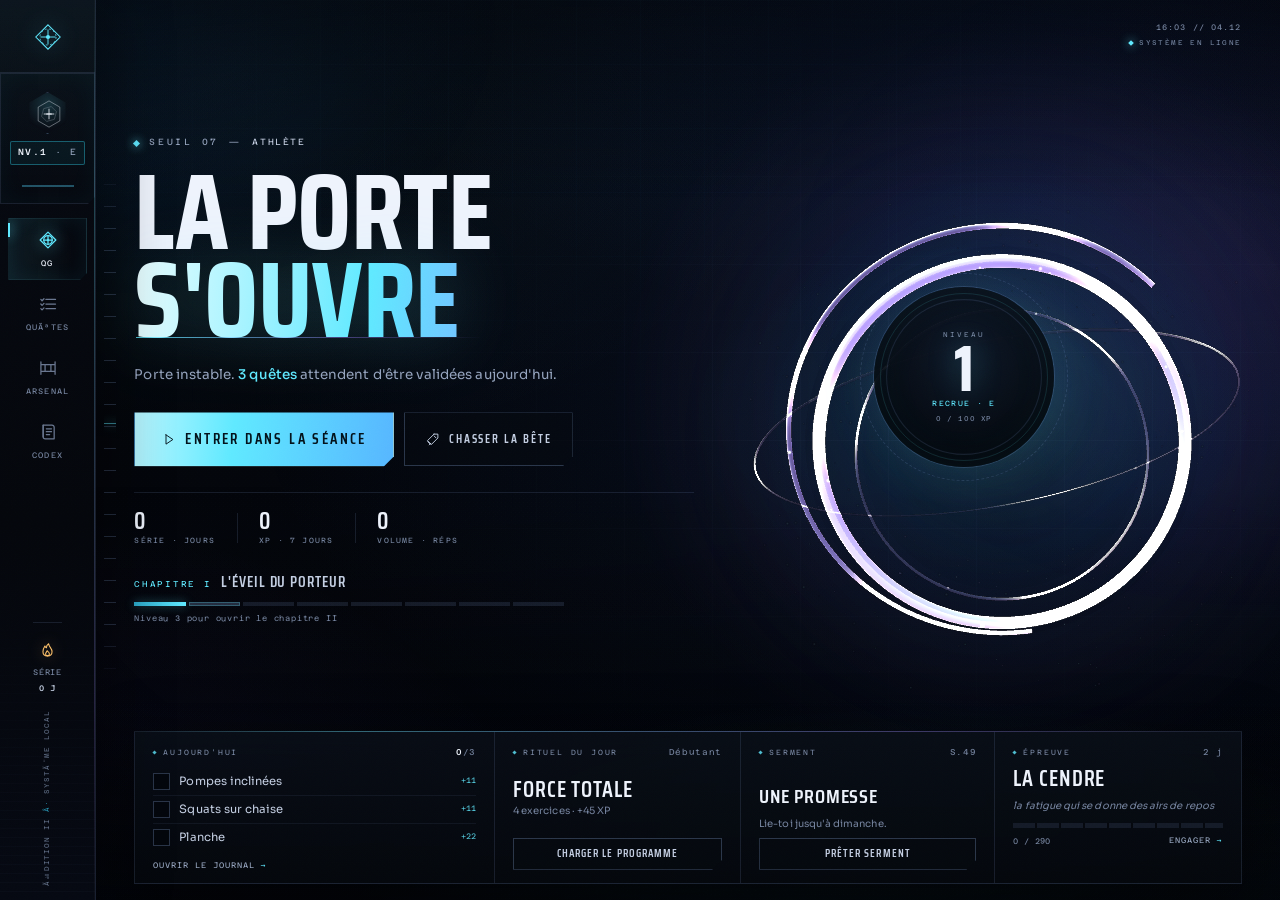
<file: Projet par défaut/index.html>
<!DOCTYPE html>
<html lang="fr">
<head>
  <meta charset="UTF-8" />
  <meta name="viewport" content="width=device-width, initial-scale=1.0, viewport-fit=cover" />
  <meta name="theme-color" content="#05070c" />
  <meta name="description" content="Calisthenix â€” le SystÃ¨me des Porteurs. Transforme ton entraÃ®nement au poids du corps en aventure : portes, bÃªtes, quÃªtes, chapitres, contrats et Ã©volution." />
  <title>Calisthenix â€” SystÃ¨me des Porteurs</title>
  <link rel="icon" href="data:image/svg+xml,%3Csvg xmlns='http://www.w3.org/2000/svg' viewBox='0 0 64 64'%3E%3Crect width='64' height='64' rx='10' fill='%23050810'/%3E%3Cpath d='M32 8 54 32 32 56 10 32Z' fill='none' stroke='%2335e0ff' stroke-width='2'/%3E%3Ccircle cx='32' cy='32' r='14' fill='none' stroke='%2335e0ff' stroke-width='1.2' stroke-dasharray='3 4'/%3E%3Cpath d='M32 18v28M18 32h28' stroke='%237a5cff' stroke-width='1.4'/%3E%3Ccircle cx='32' cy='32' r='3.4' fill='%2335e0ff'/%3E%3C/svg%3E" />
  <link rel="stylesheet" href="styles.css" />
  <link rel="stylesheet" href="system.css" />
  <link rel="stylesheet" href="css/core.css?v=20261112d" />
  <link rel="stylesheet" href="css/hub.css?v=20261112d" />
  <link rel="stylesheet" href="css/windows.css?v=20261112d" />
</head>
<body>
  <a class="skip" href="#main">Aller au contenu</a>
  <div class="ambient" aria-hidden="true"></div>
  <div class="grain" aria-hidden="true"></div>
  <div class="scanlines" aria-hidden="true"></div>

  <div class="app">
    <!-- ============ SIDEBAR (desktop) ============ -->
    <aside class="sidebar">
      <a class="brand" href="#" data-nav="dashboard" aria-label="Calisthenix, retour au QG">
        <span class="brand-mark" aria-hidden="true">
          <svg viewBox="0 0 32 32" fill="none">
            <path d="M16 3 29 16 16 29 3 16Z" stroke="currentColor" stroke-width="1.1"/>
            <circle cx="16" cy="16" r="8.6" stroke="currentColor" stroke-width="0.8" stroke-dasharray="2 2.6"/>
            <path d="M16 8v16M8 16h16" stroke="currentColor" stroke-width="1"/>
            <circle cx="16" cy="16" r="2.2" fill="currentColor"/>
          </svg>
        </span>
        <span class="brand-text">
          <strong>CALISTHENIX</strong>
          <small>SYSTÃˆME DES PORTEURS</small>
        </span>
      </a>

      <section class="player-mini" id="playerMini" aria-label="Joueur"></section>

      <nav class="side-nav" aria-label="Navigation principale">
        <button class="nav-item" data-nav="dashboard" aria-current="page">
          <span class="nav-ico" data-icon="threshold"></span>
          <span>QG</span>
        </button>
        <button class="nav-item" data-nav="quests">
          <span class="nav-ico" data-icon="quests"></span>
          <span>QuÃªtes</span>
        </button>
        <button class="nav-item" data-nav="library">
          <span class="nav-ico" data-icon="arsenal"></span>
          <span>Arsenal</span>
        </button>
        <button class="nav-item" data-nav="profile">
          <span class="nav-ico" data-icon="codex"></span>
          <span>Codex</span>
        </button>
      </nav>

      <div class="side-foot">
        <div class="streak-mini" id="streakMini"></div>
        <p class="side-version">Ã‰dition II <span>Â·</span> systÃ¨me local</p>
      </div>
    </aside>

    <!-- ============ HEADER (mobile) ============ -->
    <header class="mobile-header">
      <a class="mh-brand" href="#" data-nav="dashboard" aria-label="Calisthenix, retour au QG">
        <span class="brand-mark" aria-hidden="true">
          <svg viewBox="0 0 32 32" fill="none">
            <path d="M16 3 29 16 16 29 3 16Z" stroke="currentColor" stroke-width="1.1"/>
            <circle cx="16" cy="16" r="8.6" stroke="currentColor" stroke-width="0.8" stroke-dasharray="2 2.6"/>
            <path d="M16 8v16M8 16h16" stroke="currentColor" stroke-width="1"/>
            <circle cx="16" cy="16" r="2.2" fill="currentColor"/>
          </svg>
        </span>
        <strong>CALISTHENIX</strong>
      </a>
      <div class="mh-right" id="mobileHeaderRight"></div>
    </header>

    <!-- ============ CONTENU ============ -->
    <main class="main" id="main" tabindex="-1">
      <div class="views">
        <section class="view is-active" data-view="dashboard" id="view-dashboard"></section>
        <section class="view" data-view="quests" id="view-quests"></section>
        <section class="view" data-view="library" id="view-library"></section>
        <section class="view" data-view="profile" id="view-profile"></section>
      </div>
    </main>

    <!-- ============ NAV (mobile) ============ -->
    <nav class="mobile-nav" aria-label="Navigation mobile">
      <button class="mn-item" data-nav="dashboard" aria-current="page">
        <span class="nav-ico" data-icon="threshold"></span>
        <span>QG</span>
      </button>
      <button class="mn-item" data-nav="quests">
        <span class="nav-ico" data-icon="quests"></span>
        <span>QuÃªtes</span>
      </button>
      <button class="mn-item" data-nav="library">
        <span class="nav-ico" data-icon="arsenal"></span>
        <span>Arsenal</span>
      </button>
      <button class="mn-item" data-nav="profile">
        <span class="nav-ico" data-icon="codex"></span>
        <span>Codex</span>
      </button>
    </nav>
  </div>

  <!-- ============ BOOT / LIAISON SYSTÃˆME ============ -->
  <div class="boot" id="boot" aria-hidden="true" hidden>
    <div class="boot-grid" aria-hidden="true"></div>
    <div class="boot-noise" aria-hidden="true"></div>
    <div class="boot-core" aria-hidden="true">
      <span class="boot-ring boot-ring--a"></span>
      <span class="boot-ring boot-ring--b"></span>
      <span class="boot-diamond"><i>CX</i></span>
    </div>
    <div class="boot-log" id="bootLog" aria-hidden="true">
      <p><b>SYSTÃˆME</b> <span>initialisation du noyauâ€¦</span></p>
      <p><b>IDENT</b> <span>lecture du porteurâ€¦</span></p>
      <p><b>PORTAIL</b> <span>calibration des seuilsâ€¦</span></p>
      <p><b>Ã‰TAT</b> <span>liaison Ã©tablie.</span></p>
    </div>
    <div class="boot-bar" aria-hidden="true"><i></i></div>
    <button class="boot-skip" type="button" data-skip-boot>Passer</button>
  </div>

  <!-- ============ TOASTS ============ -->
  <div class="toast-stack" id="toastStack" role="status" aria-live="polite"></div>

  <!-- ============ CHASSE / COMBAT DE BÃŠTE ============ -->
  <div class="hunt" id="hunt" role="dialog" aria-modal="true" aria-labelledby="huntTitle" hidden>
    <div class="hunt-frame" id="huntFrame"></div>
  </div>

  <!-- ============ SÃ‰ANCE GUIDÃ‰E / MINUTEUR DE REPOS ============ -->
  <div class="session" id="session" role="dialog" aria-modal="true" aria-labelledby="sessionTitle" hidden>
    <div class="session-frame" id="sessionFrame"></div>
  </div>

  <!-- ============ Ã‰VOLUTION / NIVEAU SUPÃ‰RIEUR ============ -->
  <div class="levelup" id="levelUp" role="dialog" aria-modal="true" aria-labelledby="levelUpTitle" hidden>
    <div class="levelup-scan" aria-hidden="true"></div>
    <div class="levelup-card">
      <div class="confetti" id="confetti" aria-hidden="true"></div>
      <div class="lu-corner" aria-hidden="true"></div>
      <span class="lu-system">SYSTÃˆME // Ã‰VOLUTION</span>
      <span class="lu-kicker" id="luKicker">NIVEAU 2</span>
      <div class="lu-seal">
        <span class="lu-hex" id="luLevel">2</span>
        <span class="lu-class" id="luClass">D</span>
      </div>
      <h2 id="levelUpTitle">Novice</h2>
      <p class="lu-chapter" id="luRank">Chapitre I â€” L'Ã‰veil du Porteur</p>
      <div class="lu-stats" id="luStats"></div>
      <blockquote id="luQuote">Le premier appui ne porte pas le corps : il rÃ©veille la pierre.</blockquote>
      <button class="btn btn-lime" type="button" data-close-levelup>Continuer</button>
    </div>
  </div>

  <noscript>
    <div class="noscript">Calisthenix a besoin de JavaScript pour fonctionner. Active-le puis recharge la page.</div>
  </noscript>

  <script src="js/icons.js?v=20261112d"></script>
  <script src="js/gate.js?v=20261112d"></script>
  <script src="js/hub.js?v=20261112d"></script>
  <script src="js/windows.js?v=20261112d"></script>
  <script src="app.js?v=20261112d"></script>
</body>
</html>
</file>
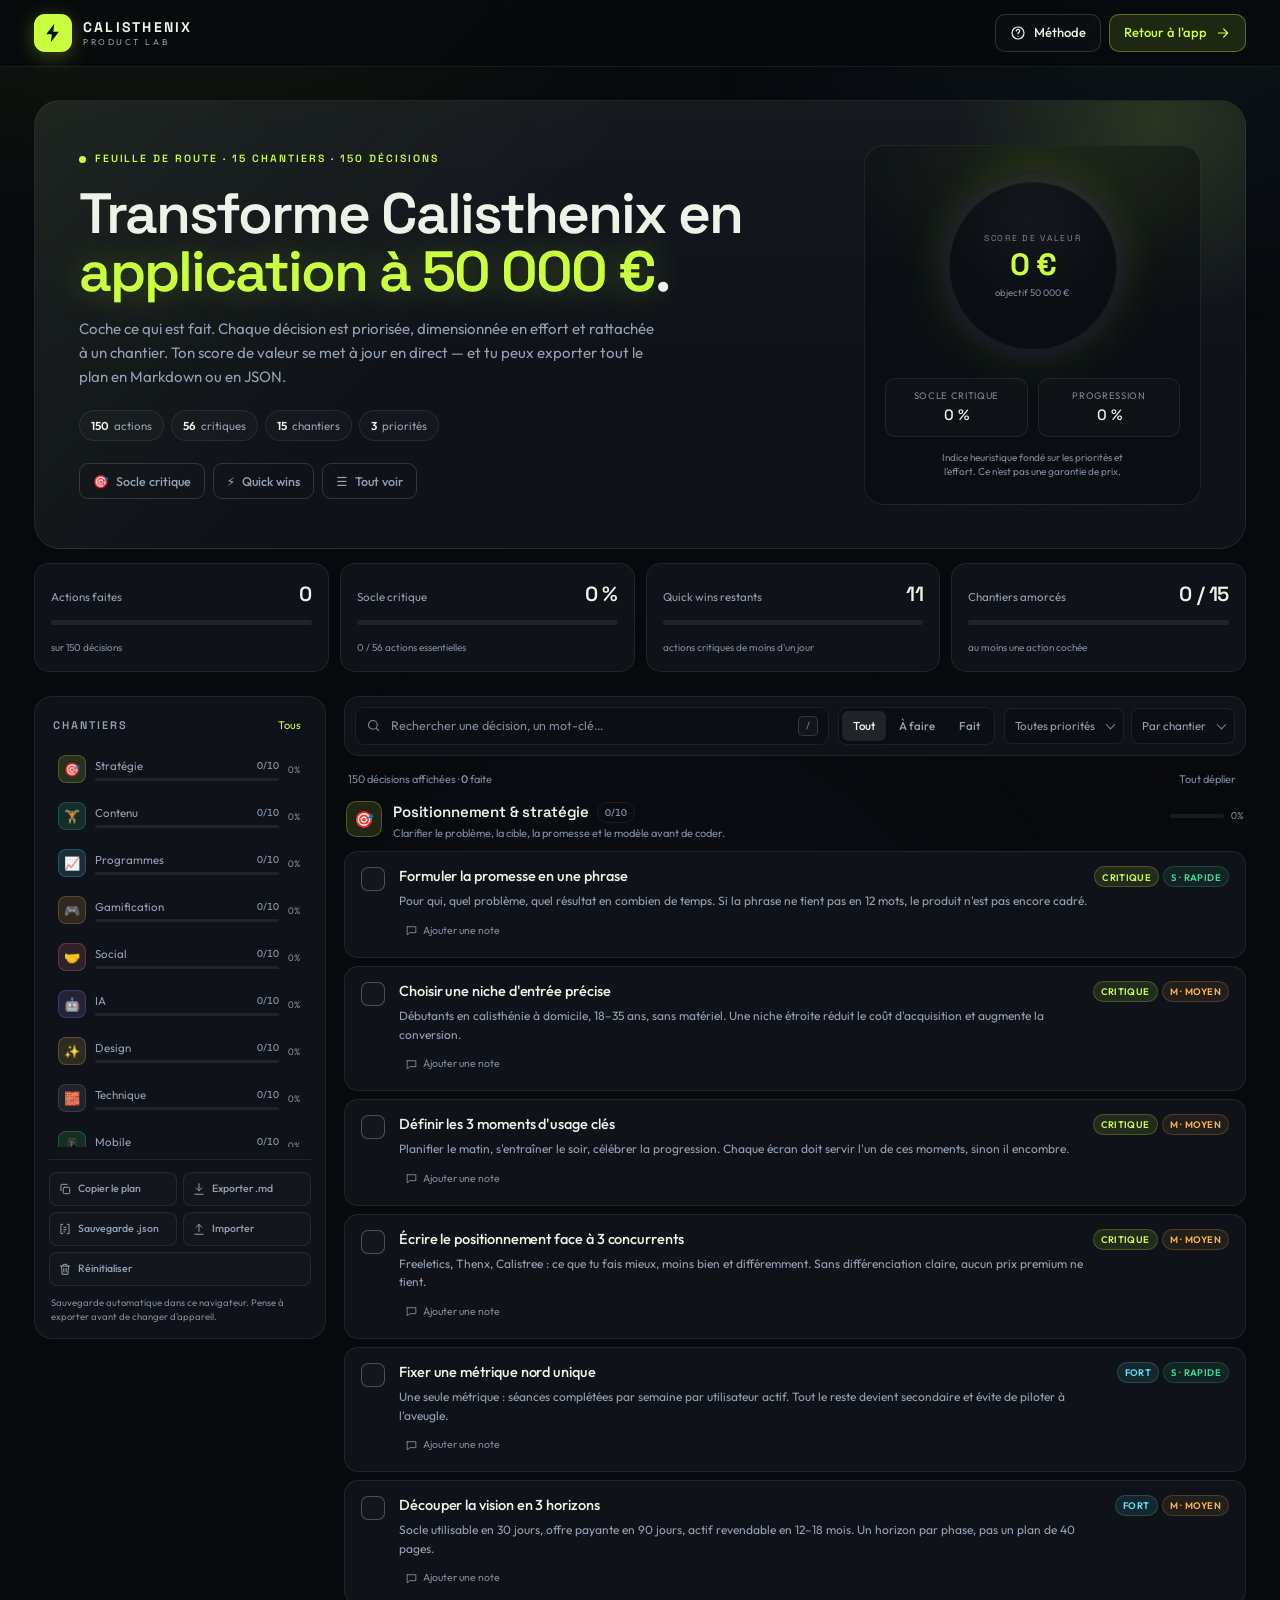
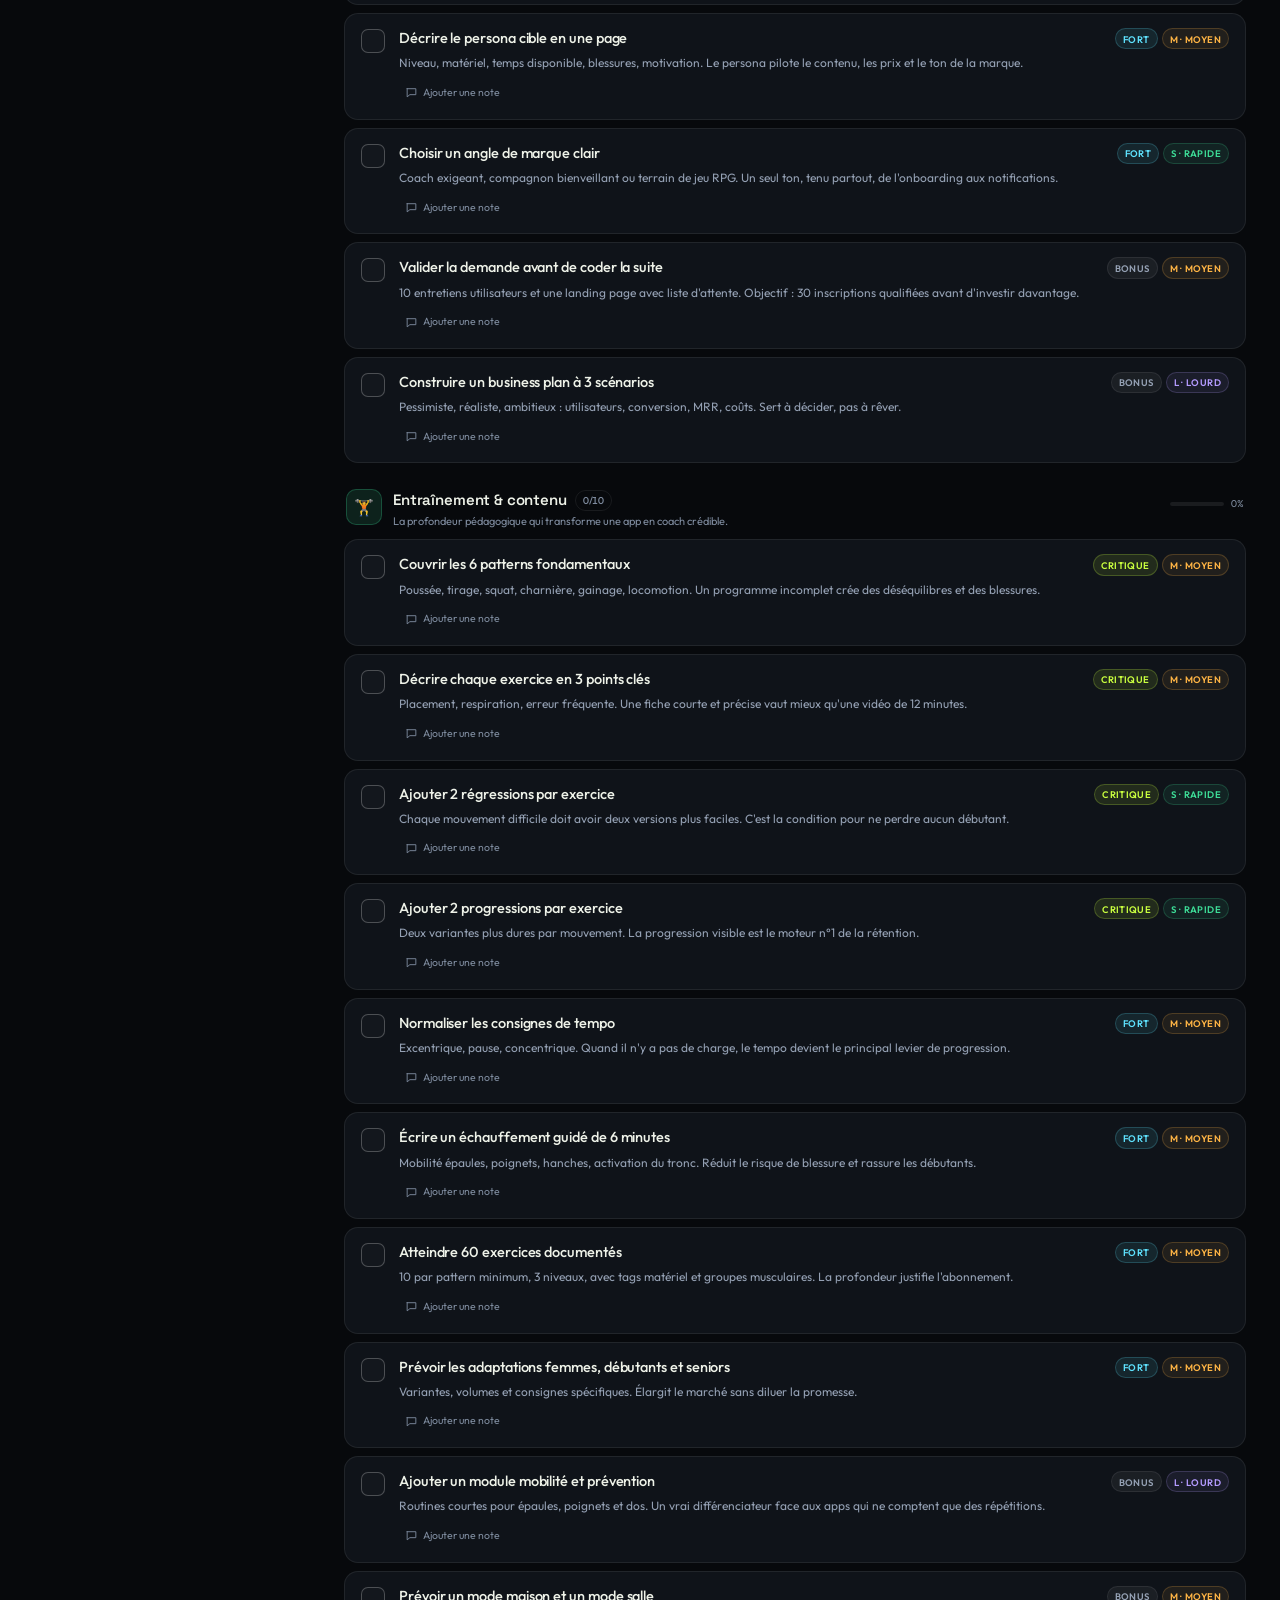
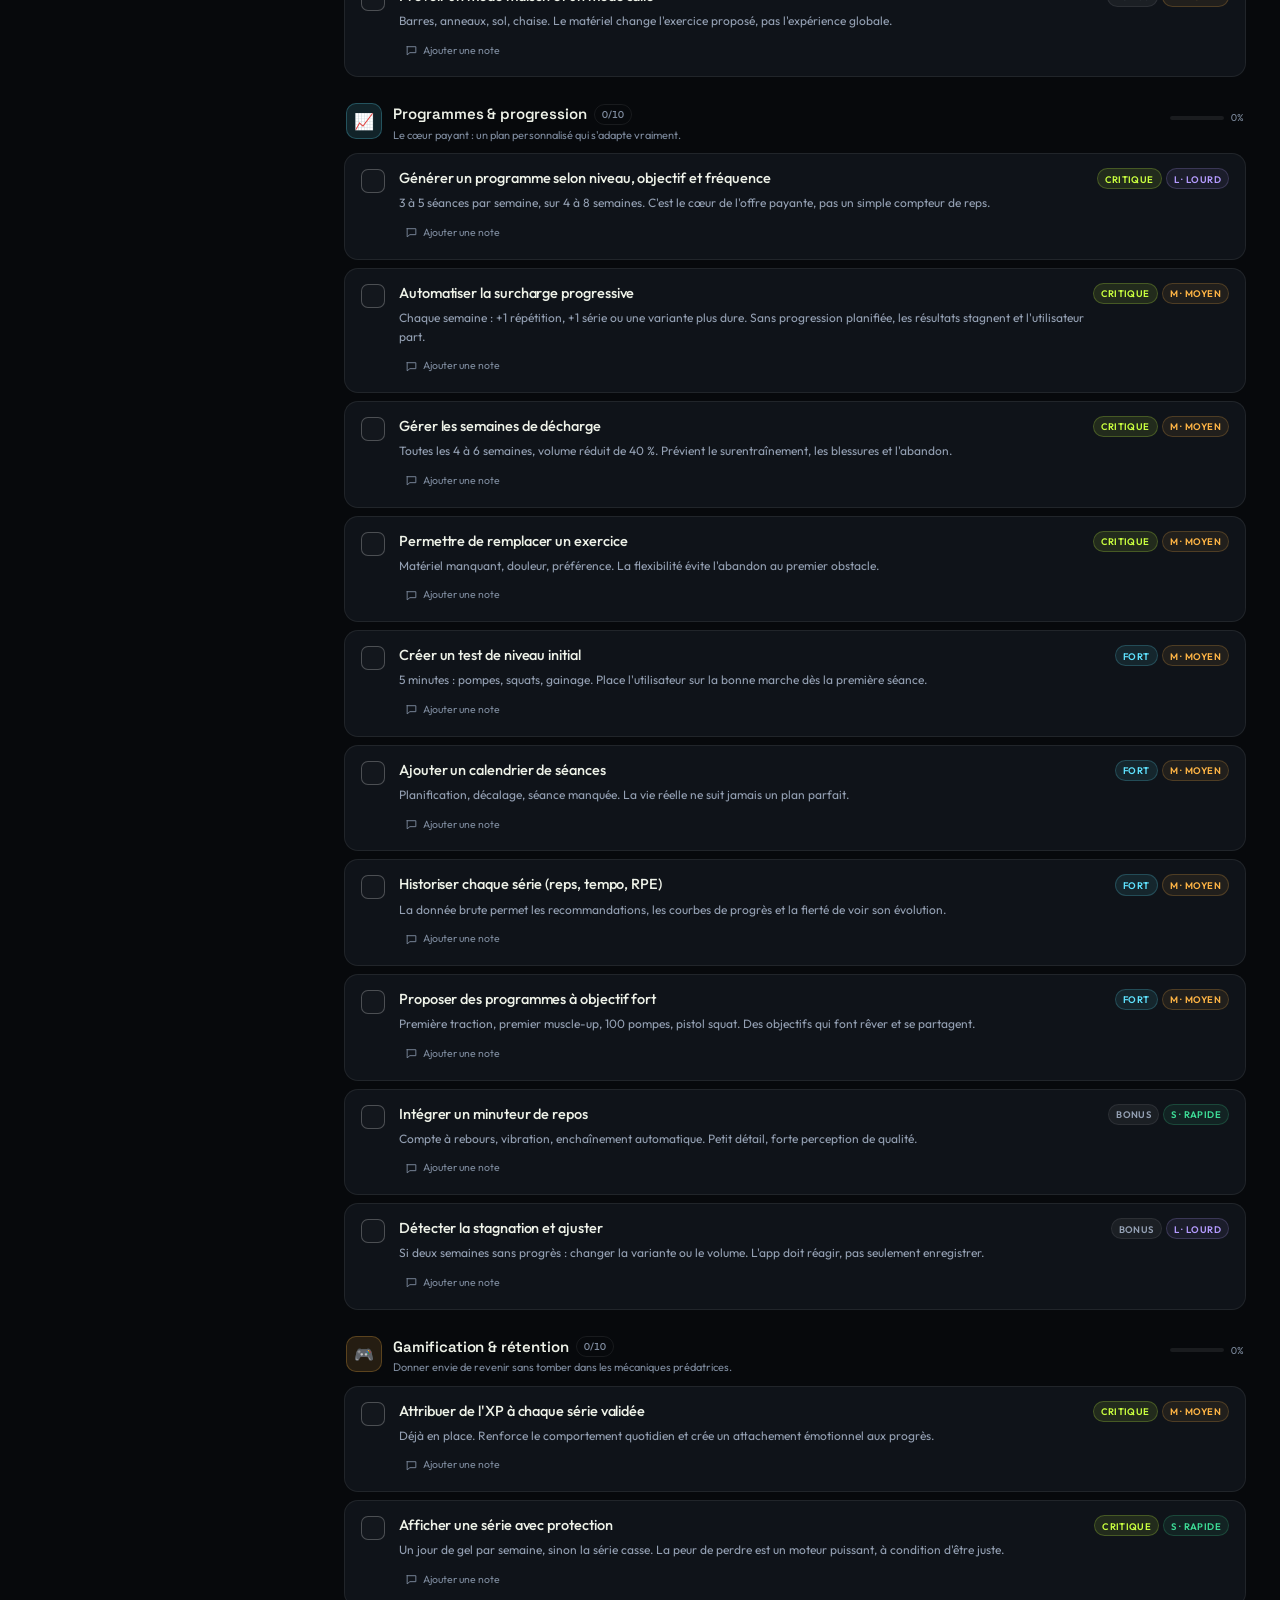
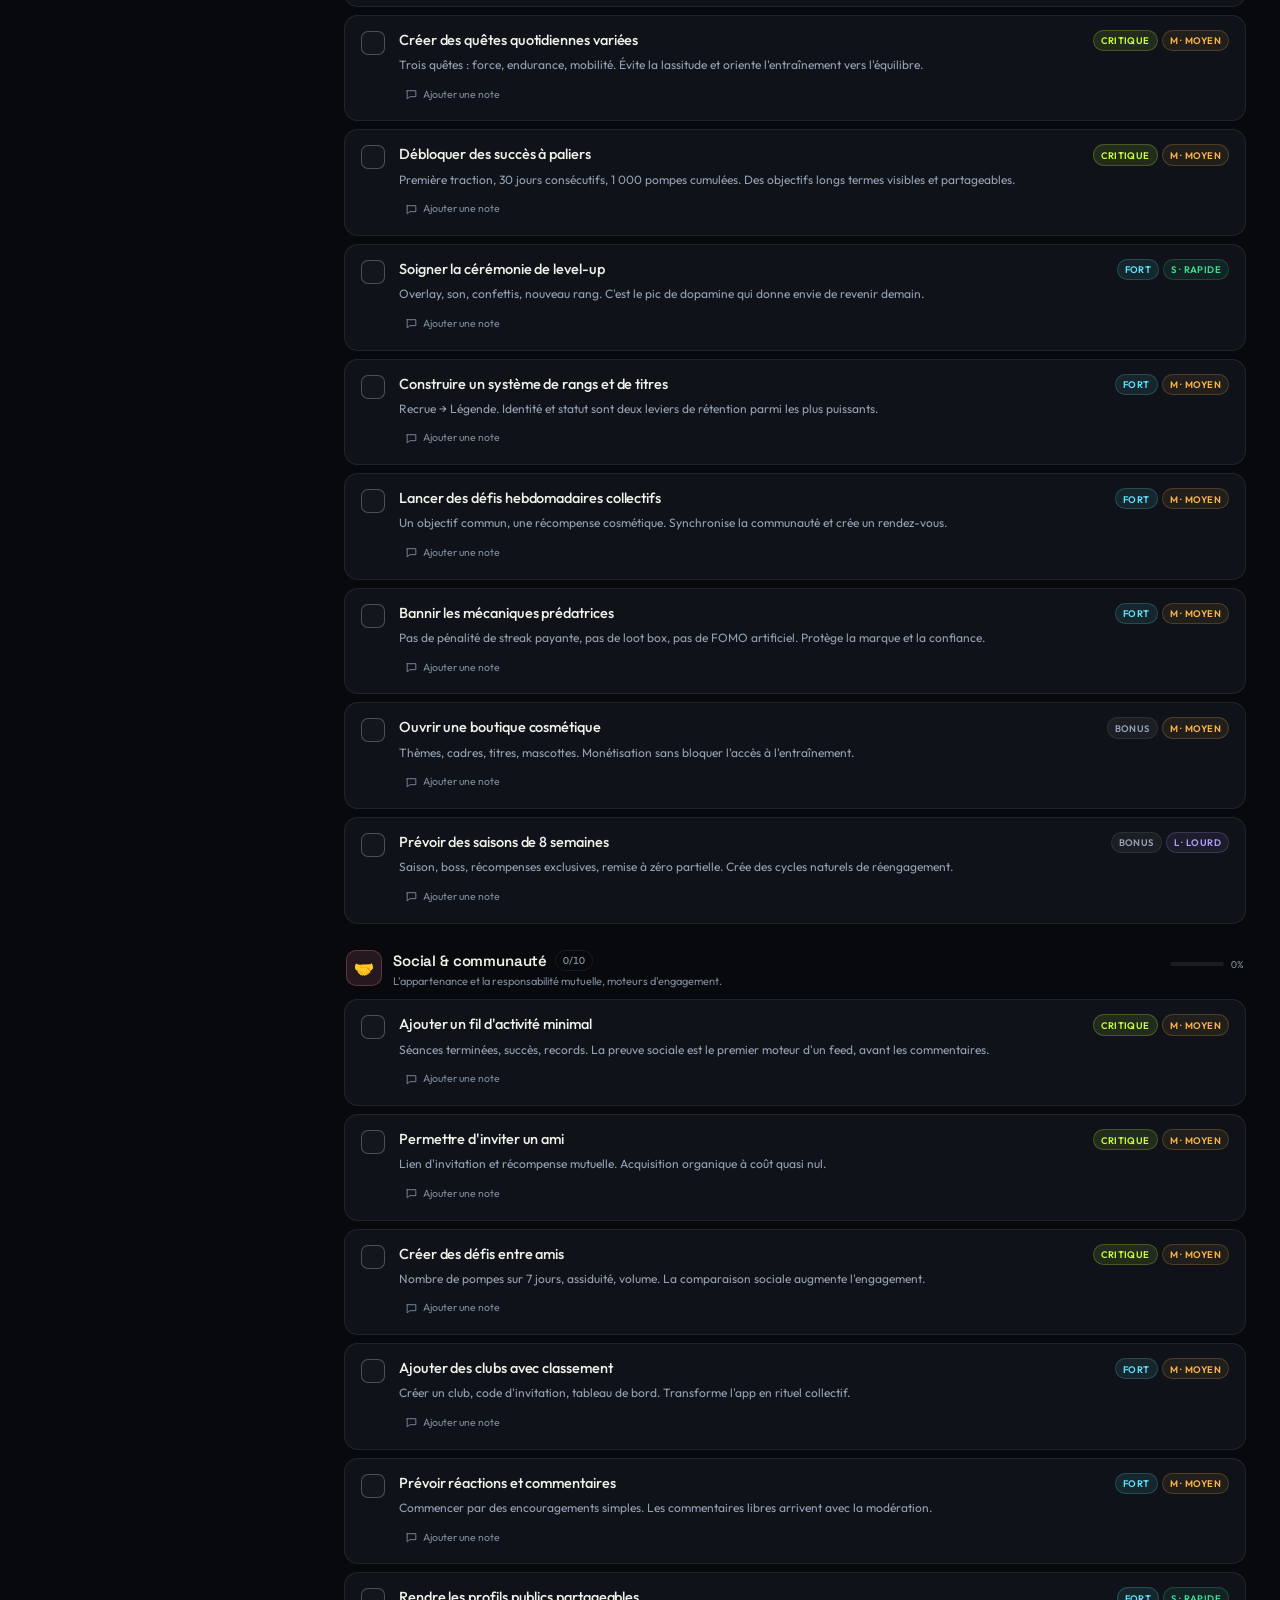
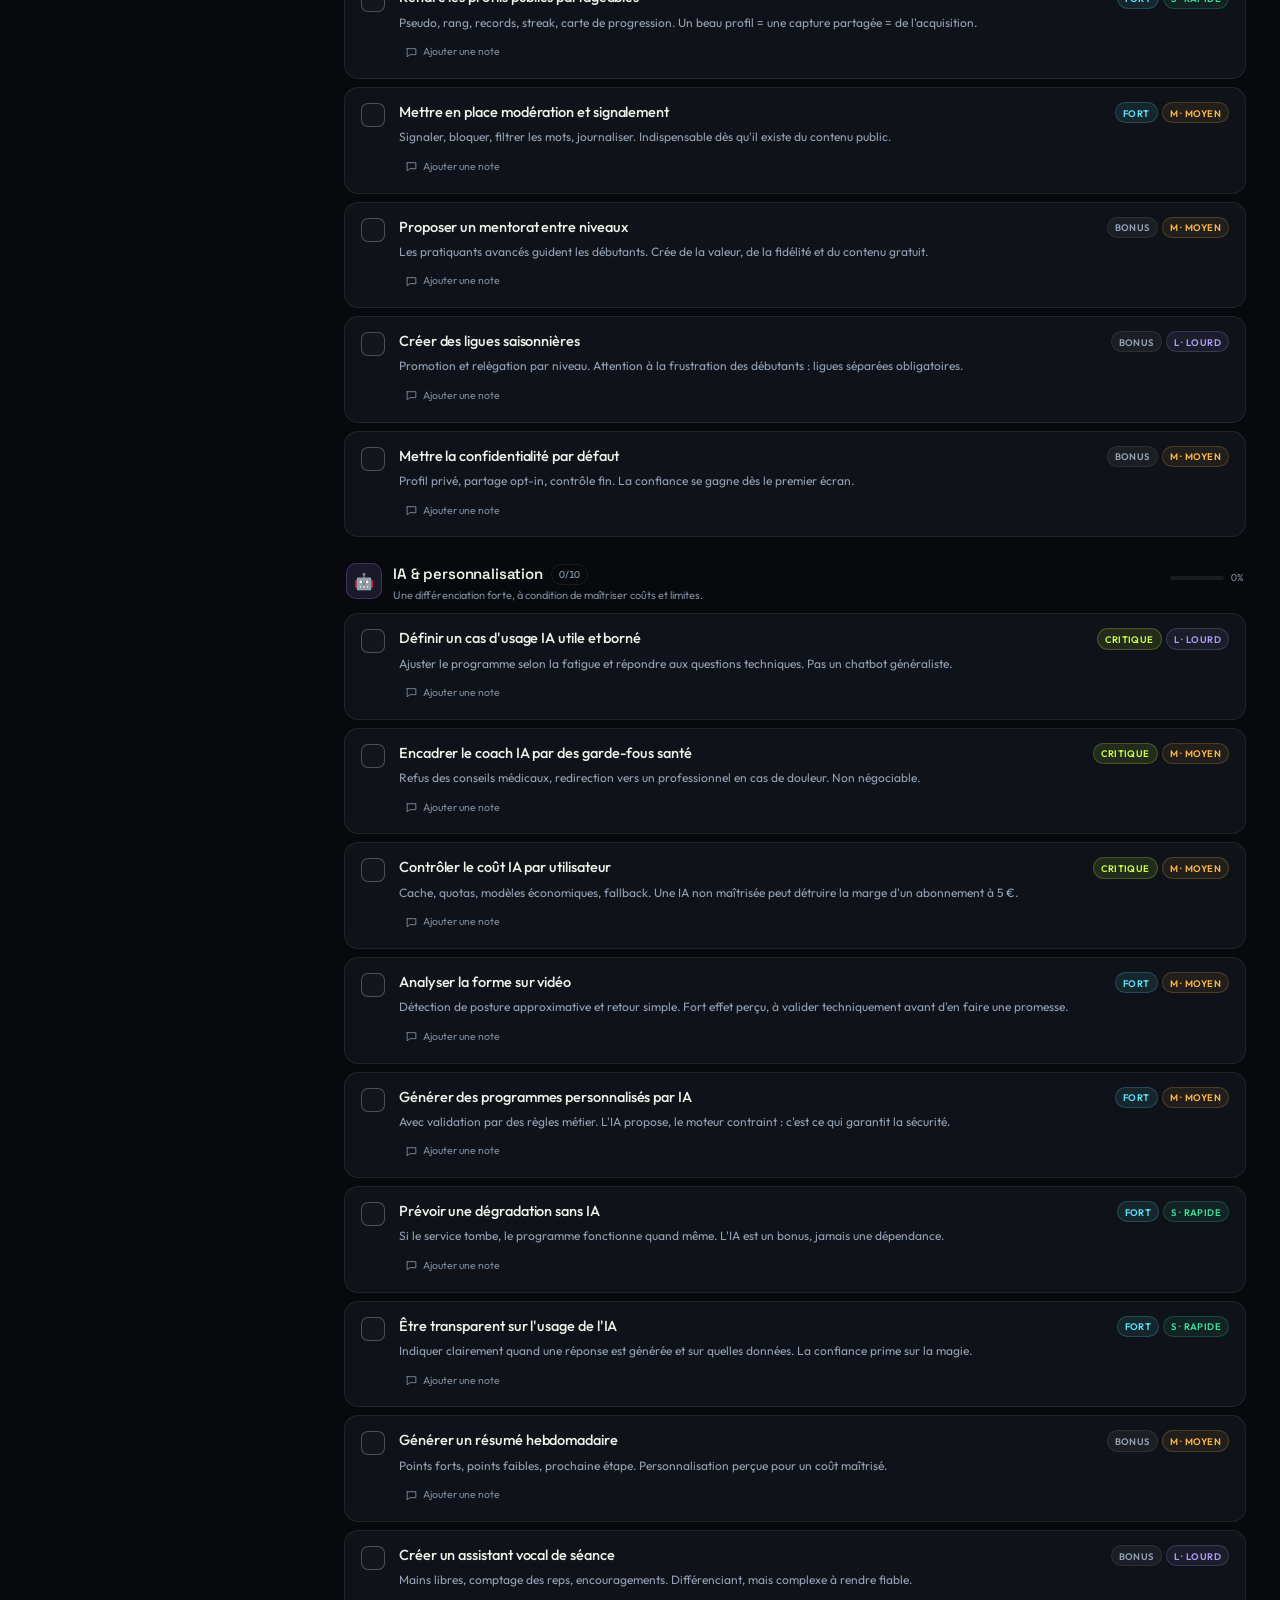
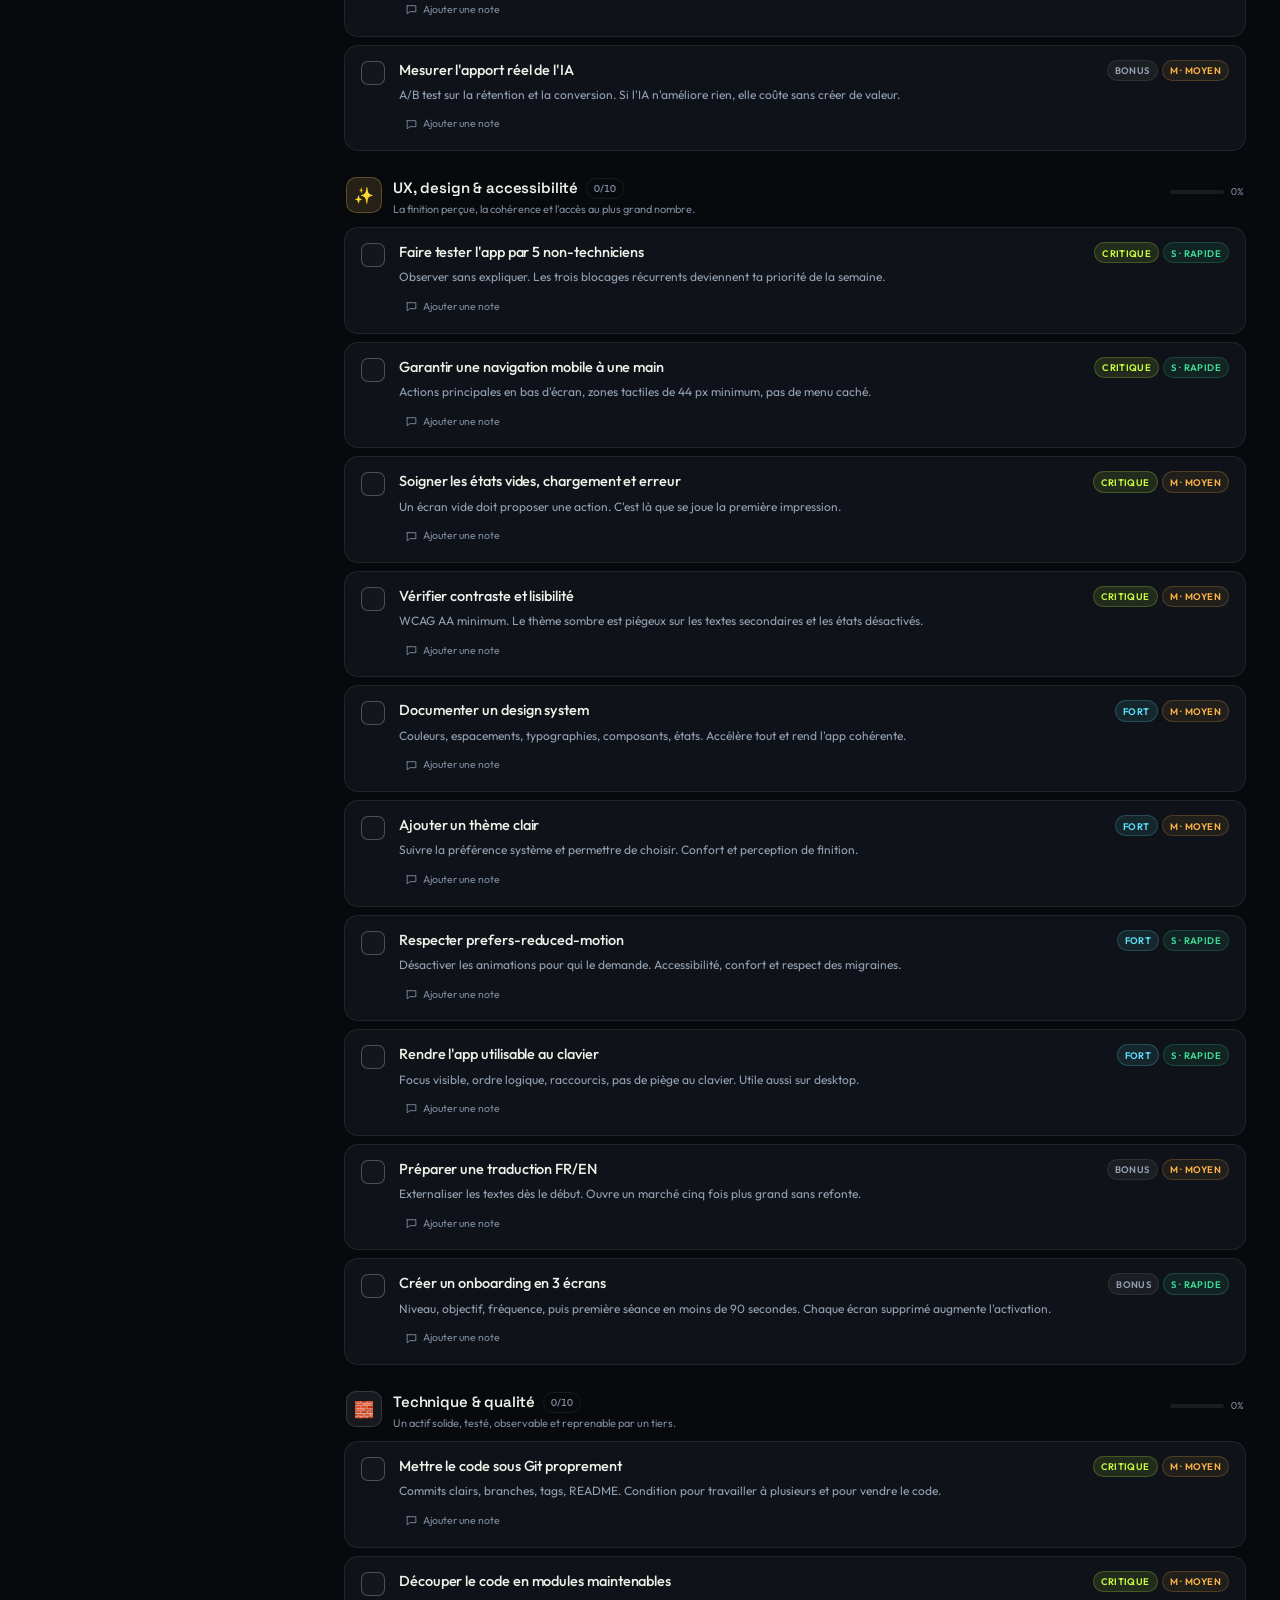
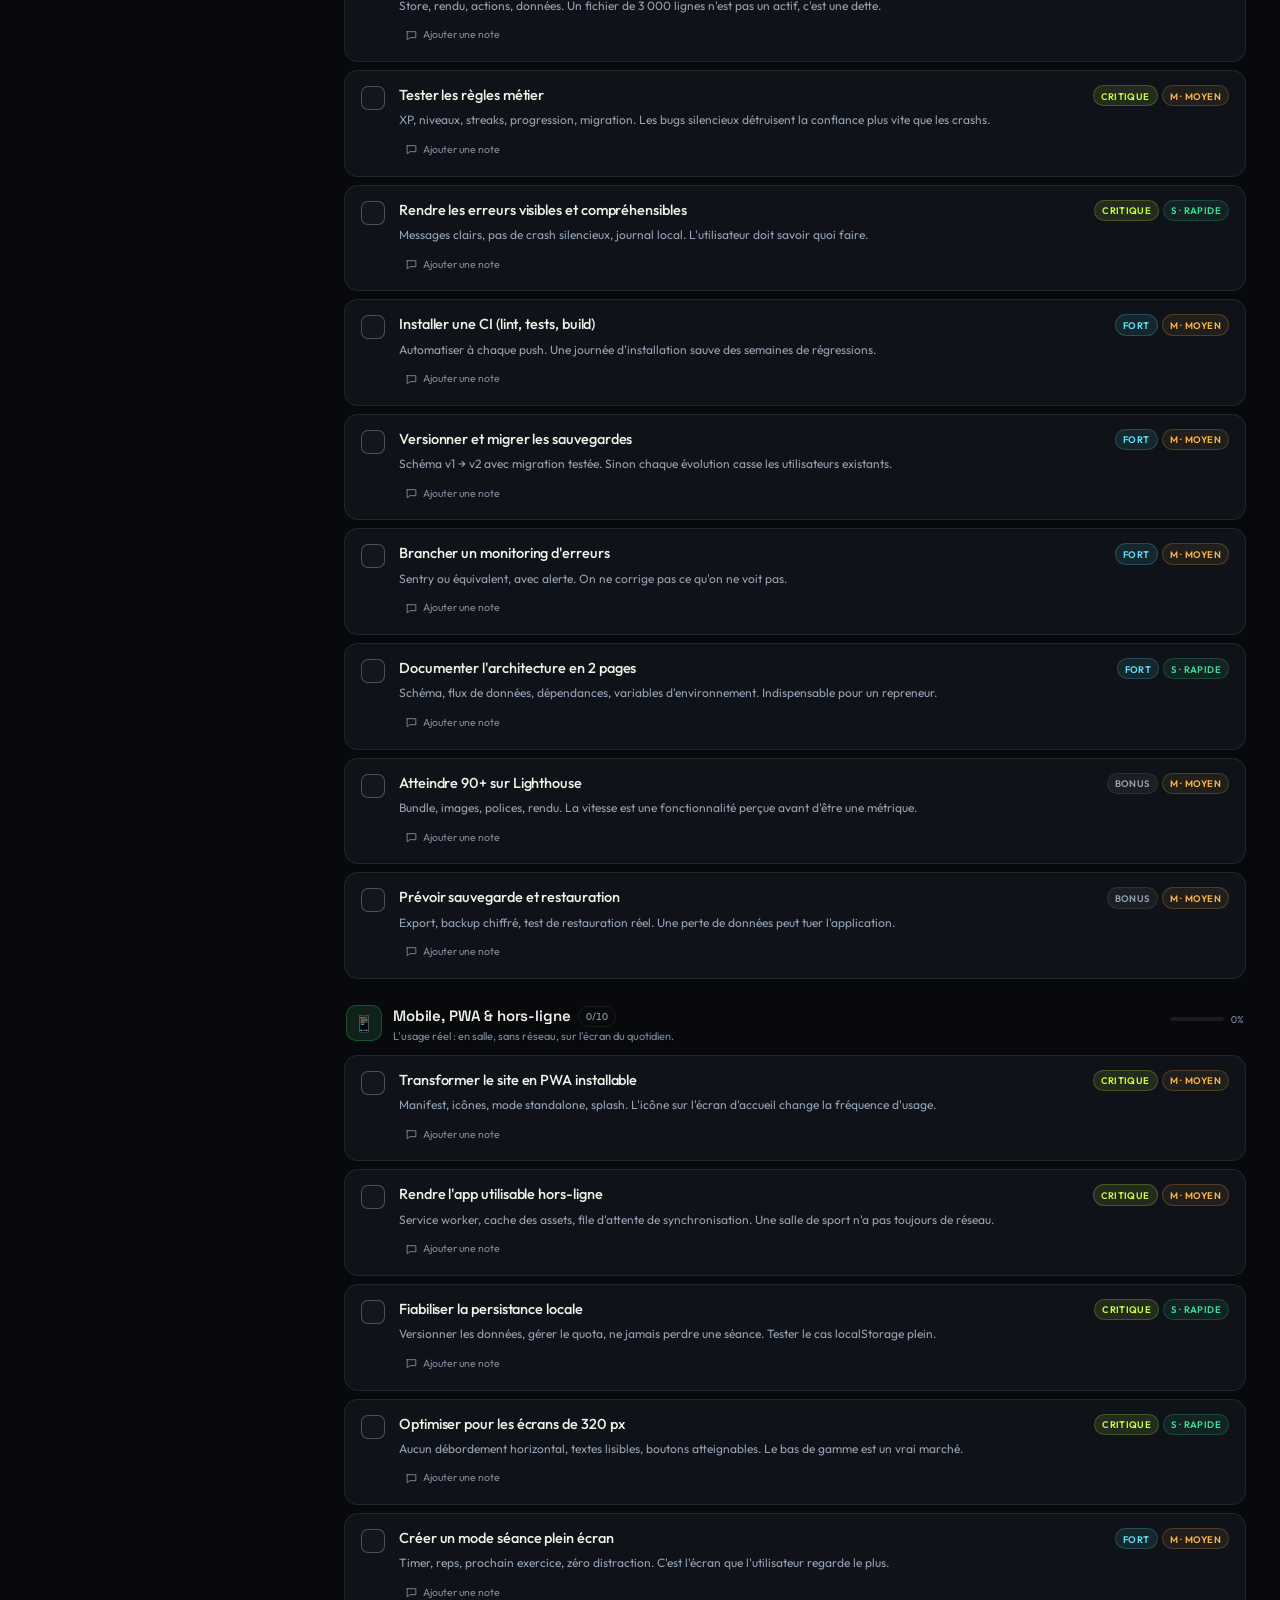
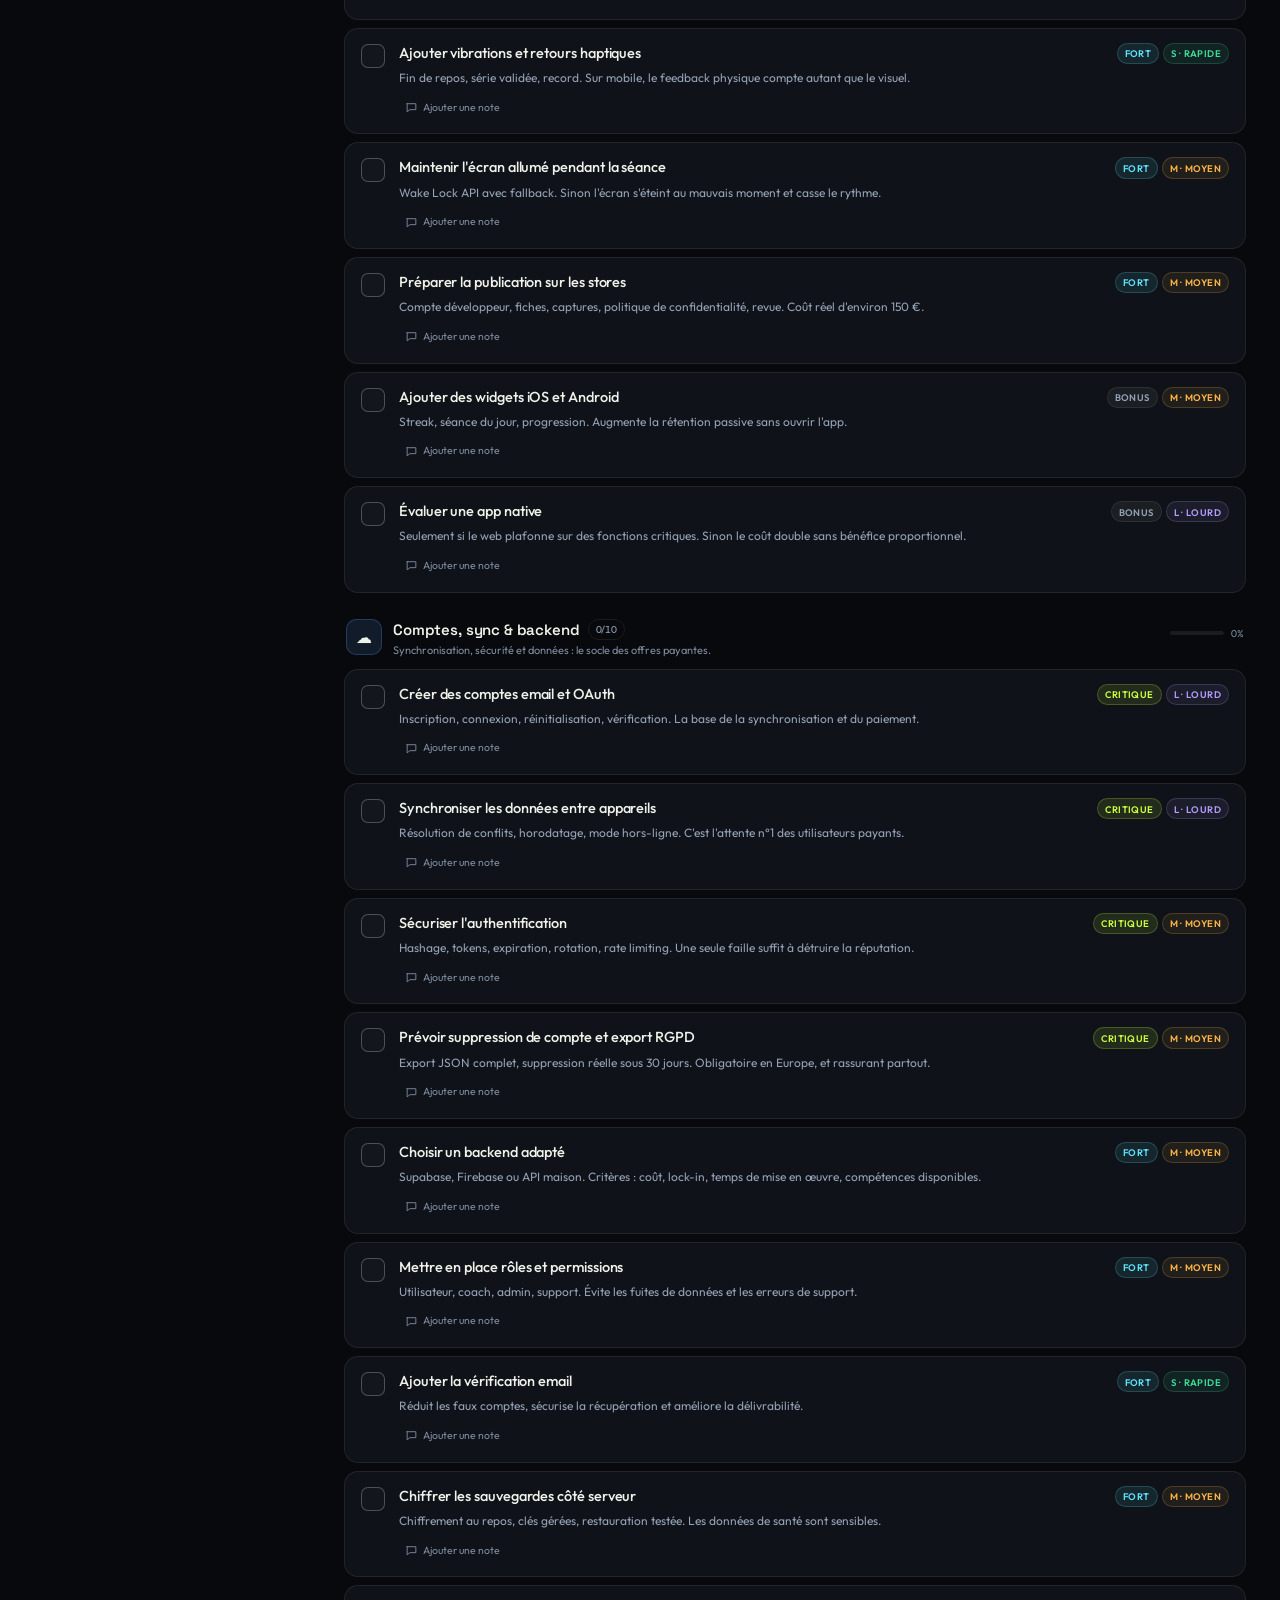
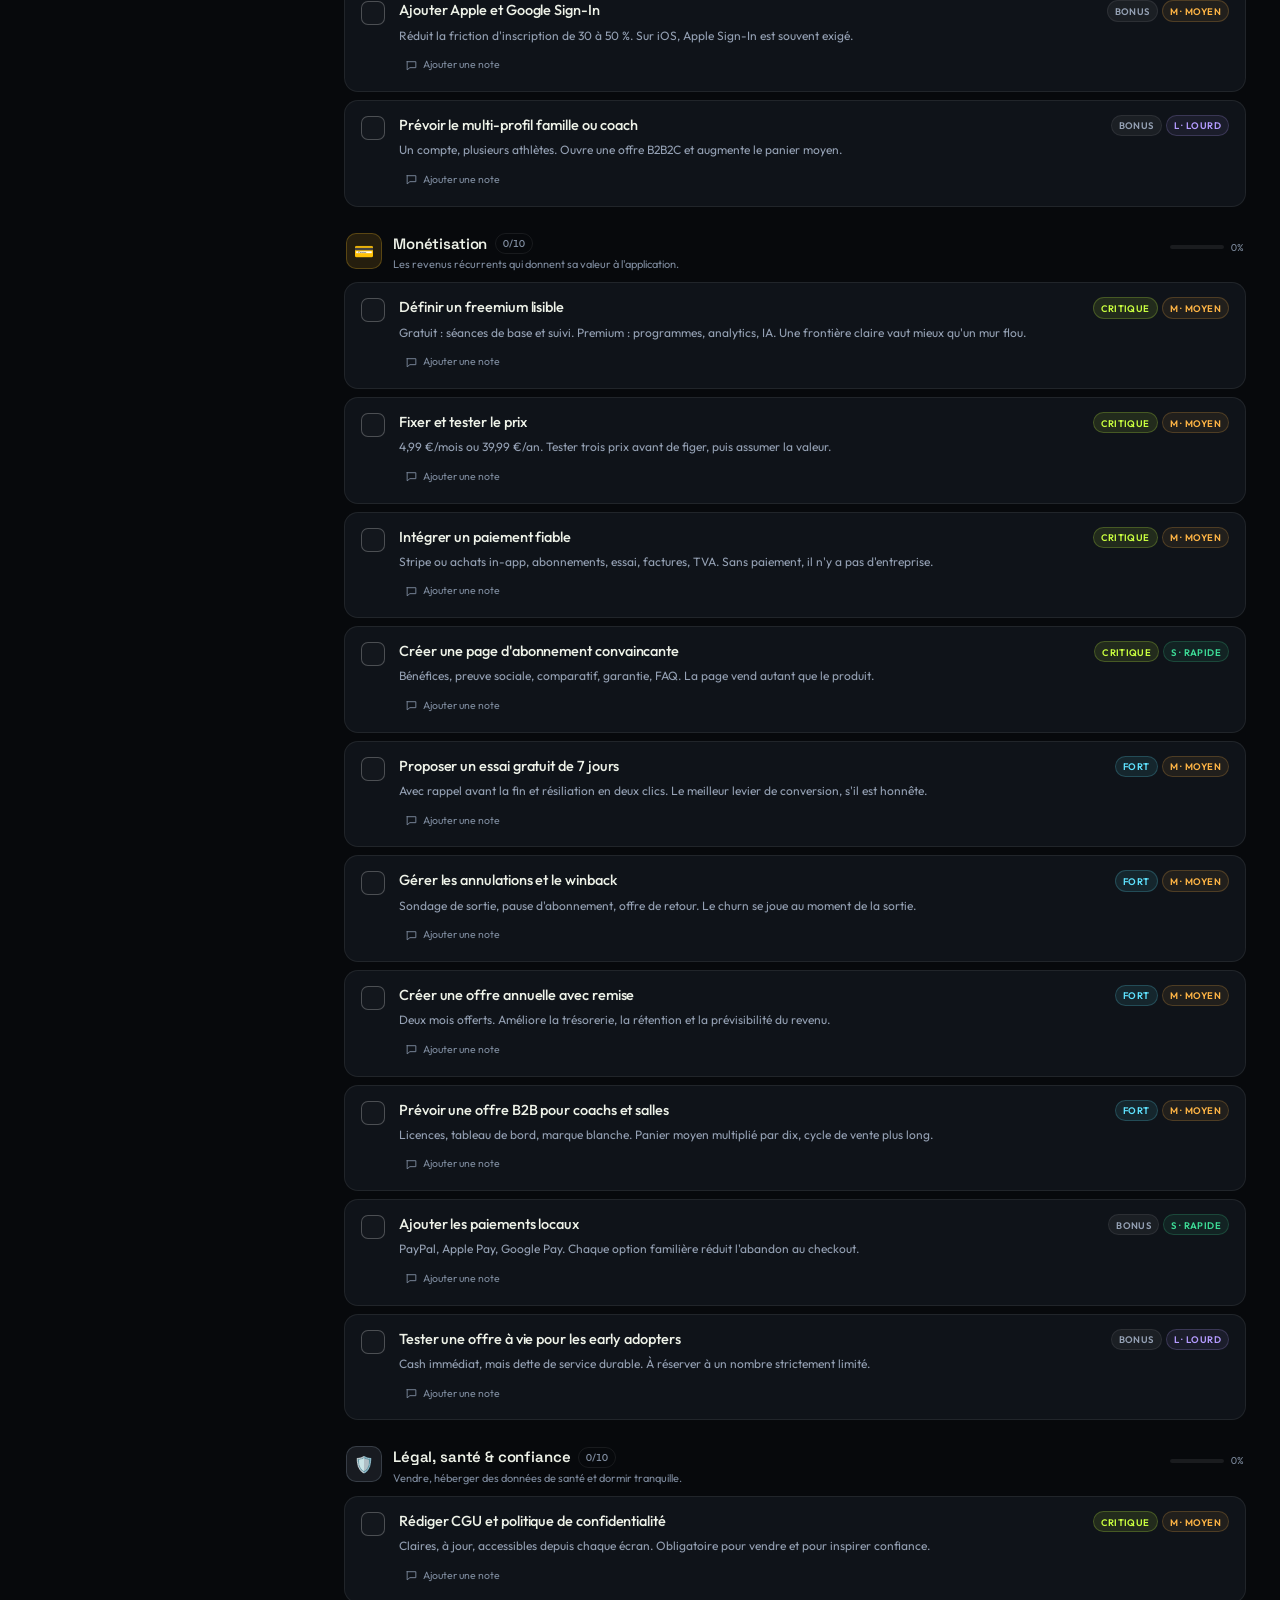
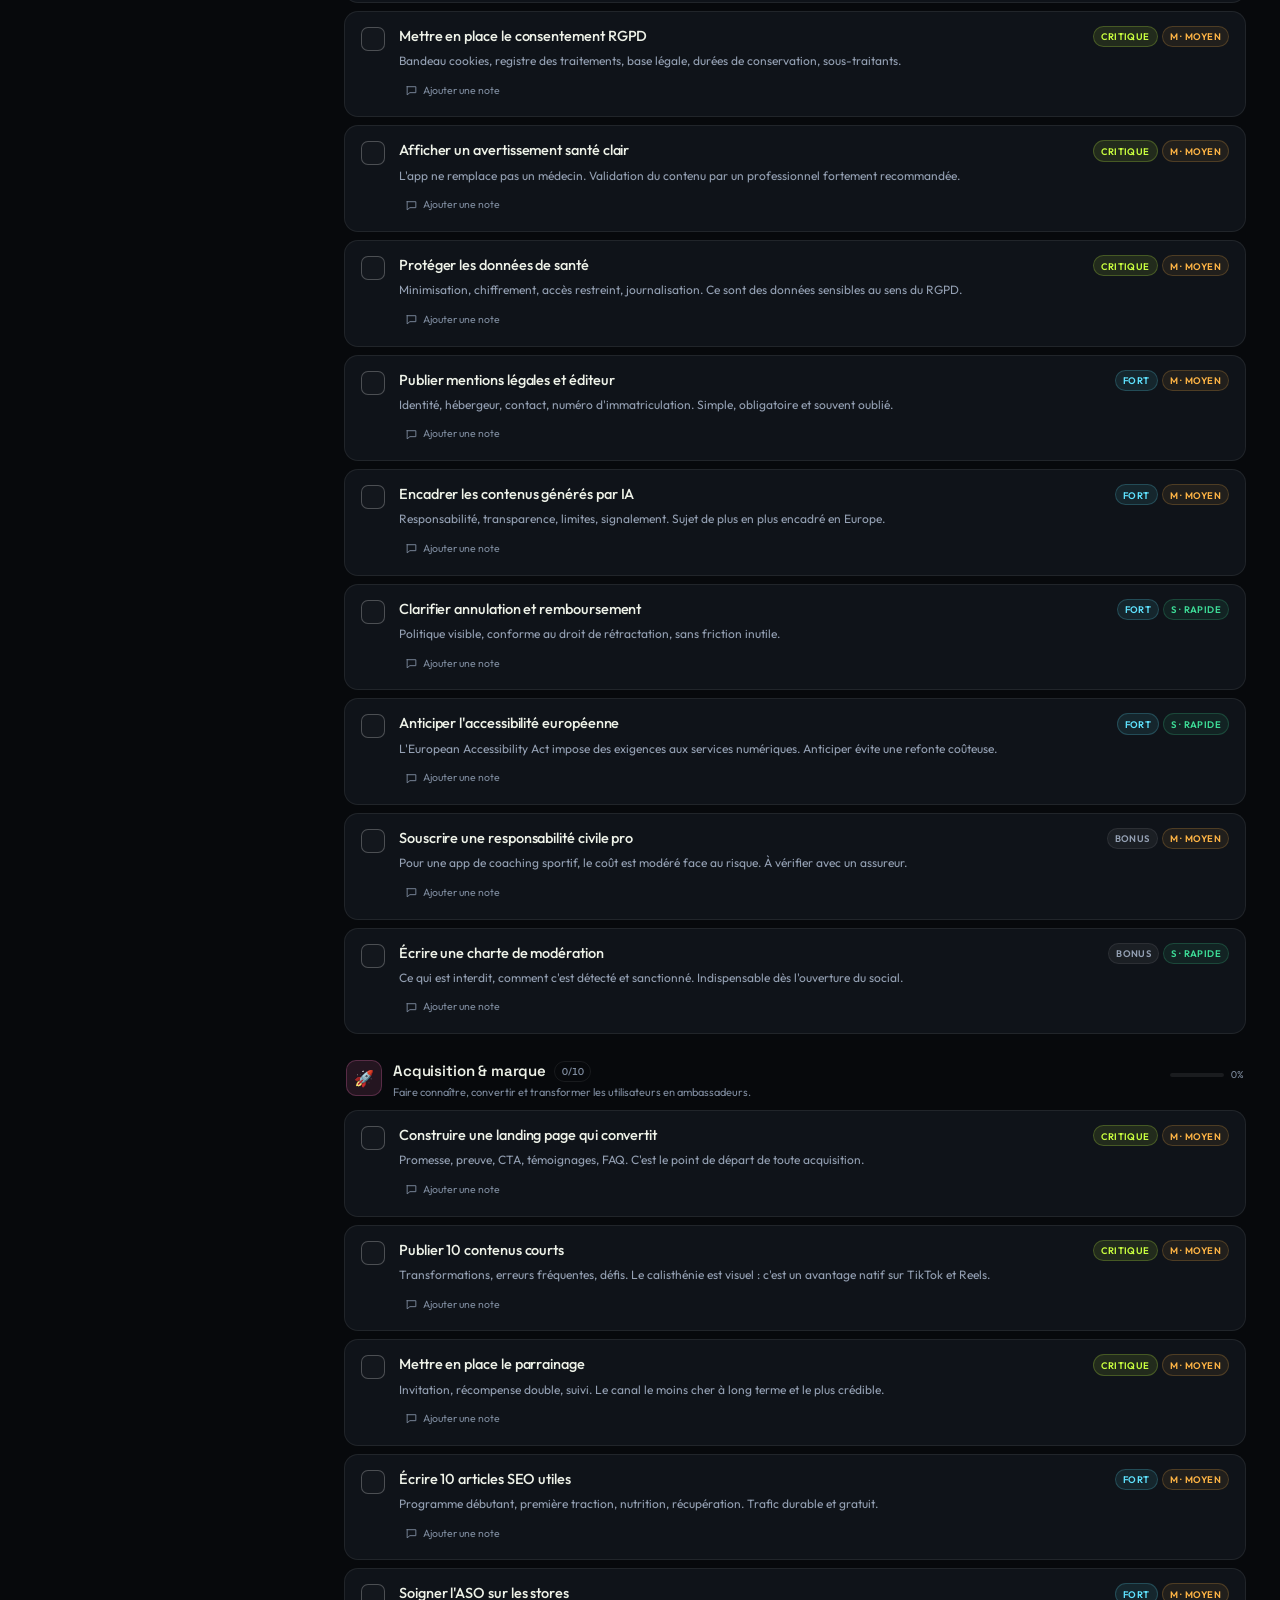
<file: Projet par défaut/roadmap/index.html>
<!DOCTYPE html>
<html lang="fr">
<head>
  <meta charset="UTF-8" />
  <meta name="viewport" content="width=device-width, initial-scale=1.0, viewport-fit=cover" />
  <meta name="theme-color" content="#07090c" />
  <meta name="description" content="Calisthenix Product Lab — 150 décisions priorisées pour transformer l'application en produit à 50 000 € : stratégie, contenu, gamification, tech, monétisation, acquisition et valorisation." />
  <title>Calisthenix — Product Lab</title>
  <link rel="icon" href="data:image/svg+xml,%3Csvg xmlns='http://www.w3.org/2000/svg' viewBox='0 0 64 64'%3E%3Crect width='64' height='64' rx='14' fill='%23c9ff3f'/%3E%3Cpath d='M36 6 14 36h15l-3 22 22-30H33l3-22Z' fill='%230a0d06'/%3E%3C/svg%3E" />
  <link rel="preconnect" href="https://fonts.googleapis.com" />
  <link rel="preconnect" href="https://fonts.gstatic.com" crossorigin />
  <link href="https://fonts.googleapis.com/css2?family=Outfit:wght@200..900&family=Space+Grotesk:wght@400;500;600;700&display=swap" rel="stylesheet" />
  <link rel="stylesheet" href="lab.css" />
</head>
<body>
  <div class="ambient" aria-hidden="true"></div>

  <header class="topbar">
    <a class="brand" href="../index.html" aria-label="Calisthenix, retour à l'application">
      <span class="brand-mark" aria-hidden="true">
        <svg viewBox="0 0 24 24" fill="none"><path d="M13.4 2 4.6 13.4h6.1L9.6 22l8.8-11.4h-6.1L13.4 2Z" fill="currentColor"/></svg>
      </span>
      <span class="brand-text"><strong>CALISTHENIX</strong><small>PRODUCT&nbsp;LAB</small></span>
    </a>
    <nav class="top-actions" aria-label="Actions principales">
      <button class="ghost-btn" id="btnHelp" type="button">
        <svg viewBox="0 0 24 24" fill="none" stroke="currentColor" stroke-width="1.8" stroke-linecap="round"><circle cx="12" cy="12" r="9"/><path d="M9.5 9a2.5 2.5 0 1 1 3.4 2.3c-.6.3-.9.8-.9 1.5v.4"/><path d="M12 17h.01"/></svg>
        Méthode
      </button>
      <a class="ghost-btn accent" href="../index.html">
        <span>Retour à l'app</span>
        <svg viewBox="0 0 24 24" fill="none" stroke="currentColor" stroke-width="1.8" stroke-linecap="round" stroke-linejoin="round"><path d="M5 12h14M13 6l6 6-6 6"/></svg>
      </a>
    </nav>
  </header>

  <main class="shell">
    <!-- ================= HERO ================= -->
    <section class="hero" aria-labelledby="heroTitle">
      <div class="hero-copy">
        <p class="eyebrow"><span class="pulse" aria-hidden="true"></span> Feuille de route · 15 chantiers · 150 décisions</p>
        <h1 id="heroTitle">Transforme Calisthenix en <em>application à 50 000 €</em>.</h1>
        <p class="lead">
          Coche ce qui est fait. Chaque décision est priorisée, dimensionnée en effort et rattachée à un chantier.
          Ton score de valeur se met à jour en direct — et tu peux exporter tout le plan en Markdown ou en JSON.
        </p>
        <div class="hero-badges" aria-label="Contenu du plan">
          <span><b>150</b> actions</span>
          <span><b>56</b> critiques</span>
          <span><b>15</b> chantiers</span>
          <span><b>3</b> priorités</span>
        </div>
        <div class="presets" role="group" aria-label="Filtres rapides">
          <button class="preset" type="button" data-preset="socle">
            <span aria-hidden="true">🎯</span> Socle critique
          </button>
          <button class="preset" type="button" data-preset="quick">
            <span aria-hidden="true">⚡</span> Quick wins
          </button>
          <button class="preset" type="button" data-preset="all">
            <span aria-hidden="true">☰</span> Tout voir
          </button>
        </div>
      </div>

      <aside class="score-card" aria-label="Score de valeur">
        <div class="gauge" id="gauge" style="--value:0">
          <div class="gauge-inner">
            <span class="gauge-label">Score de valeur</span>
            <strong id="valueScore">0 €</strong>
            <span class="gauge-sub">objectif 50 000 €</span>
          </div>
        </div>
        <div class="score-meta">
          <div><span>Socle critique</span><strong id="soclePct">0 %</strong></div>
          <div><span>Progression</span><strong id="globalPct">0 %</strong></div>
        </div>
        <p class="score-note">Indice heuristique fondé sur les priorités et l'effort. Ce n'est pas une garantie de prix.</p>
      </aside>
    </section>

    <!-- ================= STATS ================= -->
    <section class="statbar" aria-label="Statistiques du plan">
      <article class="stat">
        <div class="stat-top"><span>Actions faites</span><b id="statDone">0</b></div>
        <div class="meter" aria-hidden="true"><i id="meterGlobal"></i></div>
        <small id="statDoneSub">sur 150 décisions</small>
      </article>
      <article class="stat">
        <div class="stat-top"><span>Socle critique</span><b id="statSocle">0 %</b></div>
        <div class="meter" aria-hidden="true"><i id="meterSocle" class="lime"></i></div>
        <small id="statSocleSub">0 / 56 actions essentielles</small>
      </article>
      <article class="stat">
        <div class="stat-top"><span>Quick wins restants</span><b id="statQuick">0</b></div>
        <div class="meter" aria-hidden="true"><i id="meterQuick" class="amber"></i></div>
        <small>actions critiques de moins d'un jour</small>
      </article>
      <article class="stat">
        <div class="stat-top"><span>Chantiers amorcés</span><b id="statCats">0 / 15</b></div>
        <div class="meter" aria-hidden="true"><i id="meterCats" class="blue"></i></div>
        <small>au moins une action cochée</small>
      </article>
    </section>

    <!-- ================= WORKSPACE ================= -->
    <div class="workspace">
      <aside class="rail" aria-label="Chantiers">
        <div class="rail-head">
          <h2>Chantiers</h2>
          <button class="link-btn" id="btnAllCats" type="button">Tous</button>
        </div>
        <div class="cat-list" id="catList"></div>

        <div class="rail-actions">
          <button class="action-btn" id="btnCopy" type="button">
            <svg viewBox="0 0 24 24" fill="none" stroke="currentColor" stroke-width="1.7" stroke-linecap="round" stroke-linejoin="round"><rect x="9" y="9" width="11" height="11" rx="2"/><path d="M5 15V6a2 2 0 0 1 2-2h9"/></svg>
            Copier le plan
          </button>
          <button class="action-btn" id="btnExportMd" type="button">
            <svg viewBox="0 0 24 24" fill="none" stroke="currentColor" stroke-width="1.7" stroke-linecap="round" stroke-linejoin="round"><path d="M12 3v12M7 10l5 5 5-5"/><path d="M5 21h14"/></svg>
            Exporter .md
          </button>
          <button class="action-btn" id="btnExportJson" type="button">
            <svg viewBox="0 0 24 24" fill="none" stroke="currentColor" stroke-width="1.7" stroke-linecap="round" stroke-linejoin="round"><path d="M8 4H5v16h3M16 4h3v16h-3"/><path d="M10 9h4M10 13h4M10 17h2"/></svg>
            Sauvegarde .json
          </button>
          <button class="action-btn" id="btnImport" type="button">
            <svg viewBox="0 0 24 24" fill="none" stroke="currentColor" stroke-width="1.7" stroke-linecap="round" stroke-linejoin="round"><path d="M12 16V4M7 9l5-5 5 5"/><path d="M5 21h14"/></svg>
            Importer
          </button>
          <button class="action-btn danger" id="btnReset" type="button">
            <svg viewBox="0 0 24 24" fill="none" stroke="currentColor" stroke-width="1.7" stroke-linecap="round" stroke-linejoin="round"><path d="M4 7h16M9 7V4h6v3M6 7l1 14h10l1-14"/><path d="M10 11v6M14 11v6"/></svg>
            Réinitialiser
          </button>
        </div>
        <p class="rail-note">Sauvegarde automatique dans ce navigateur. Pense à exporter avant de changer d'appareil.</p>
      </aside>

      <section class="board" aria-label="Décisions produit">
        <div class="toolbar">
          <label class="search">
            <svg viewBox="0 0 24 24" fill="none" stroke="currentColor" stroke-width="1.8" stroke-linecap="round" aria-hidden="true"><circle cx="11" cy="11" r="7"/><path d="m20 20-3.5-3.5"/></svg>
            <input type="search" id="search" placeholder="Rechercher une décision, un mot-clé…" autocomplete="off" />
            <kbd>/</kbd>
          </label>
          <div class="seg" id="statusFilters" role="group" aria-label="Filtrer par état">
            <button type="button" data-status="all" class="is-active">Tout</button>
            <button type="button" data-status="todo">À faire</button>
            <button type="button" data-status="done">Fait</button>
          </div>
          <div class="selects">
            <label class="select">
              <span class="sr-only">Priorité</span>
              <select id="priorityFilter">
                <option value="0">Toutes priorités</option>
                <option value="1">Critique</option>
                <option value="2">Fort</option>
                <option value="3">Bonus</option>
              </select>
            </label>
            <label class="select">
              <span class="sr-only">Regroupement</span>
              <select id="viewSelect">
                <option value="cat">Par chantier</option>
                <option value="prio">Par priorité</option>
              </select>
            </label>
          </div>
        </div>

        <div class="board-meta">
          <p id="resultCount" aria-live="polite"></p>
          <button class="link-btn" id="btnExpand" type="button">Tout déplier</button>
        </div>

        <div id="list" class="list"></div>
        <div id="emptyState" class="empty" hidden>
          <span aria-hidden="true">🔍</span>
          <h3>Aucune décision ne correspond</h3>
          <p>Essaie un autre mot-clé ou réinitialise les filtres.</p>
          <button class="ghost-btn accent" type="button" data-preset="all">Réinitialiser les filtres</button>
        </div>
      </section>
    </div>
  </main>

  <footer class="foot">
    <p><strong>Calisthenix Product Lab</strong> · 150 décisions pour passer d'un prototype à un actif revendable.</p>
    <p>Données locales uniquement · <a href="../index.html">Ouvrir l'application</a></p>
  </footer>

  <div class="toast" id="toast" role="status" aria-live="polite"></div>

  <!-- ================= DIALOGUES ================= -->
  <dialog id="helpDialog" class="dialog">
    <form method="dialog">
      <div class="dialog-head">
        <span class="dialog-icon" aria-hidden="true">🧭</span>
        <div><h2>Comment lire ce plan</h2><p>Une décision = une action concrète, pas une idée vague.</p></div>
        <button class="icon-btn" value="close" aria-label="Fermer">
          <svg viewBox="0 0 24 24" fill="none" stroke="currentColor" stroke-width="1.8" stroke-linecap="round"><path d="M6 6l12 12M18 6L6 18"/></svg>
        </button>
      </div>
      <div class="dialog-body">
        <h3>Priorités</h3>
        <ul class="legend">
          <li><span class="chip p1">Critique</span> Sans ça, l'app ne peut pas être vendue sérieusement. Objectif : 100 % du socle avant de scaler.</li>
          <li><span class="chip p2">Fort</span> Améliore la conversion, la rétention ou la marge. À traiter dans les 90 jours.</li>
          <li><span class="chip p3">Bonus</span> Différenciation et finition. À faire quand le socle est solide.</li>
        </ul>
        <h3>Effort</h3>
        <ul class="legend">
          <li><span class="chip eS">Rapide</span> Environ une journée. Idéal en quick win pour créer de l'élan.</li>
          <li><span class="chip eM">Moyen</span> Environ une semaine. Demande un lot de travail dédié.</li>
          <li><span class="chip eL">Lourd</span> Environ un mois. À découper avant de commencer.</li>
        </ul>
        <h3>Score de valeur</h3>
        <p>Le score combine trois facteurs : l'avancement du socle critique (55 %), la progression globale (30 %) et le nombre de chantiers amorcés (15 %). Il sert à visualiser la distance qui reste, pas à promettre un prix de vente.</p>
        <p class="dialog-tip">Astuce : commence par les <b>quick wins critiques</b>, puis attaque un chantier complet plutôt que dix demi-chantiers.</p>
      </div>
      <div class="dialog-foot">
        <button class="ghost-btn accent" value="close">Compris</button>
      </div>
    </form>
  </dialog>

  <dialog id="resetDialog" class="dialog small">
    <form method="dialog">
      <div class="dialog-head">
        <span class="dialog-icon danger" aria-hidden="true">⚠️</span>
        <div><h2>Tout décocher ?</h2><p>Les notes et la progression seront définitivement supprimées.</p></div>
      </div>
      <div class="dialog-body">
        <p>Pense à exporter ta sauvegarde JSON avant si tu veux pouvoir revenir en arrière.</p>
      </div>
      <div class="dialog-foot">
        <button class="ghost-btn" value="cancel">Annuler</button>
        <button class="ghost-btn danger" id="confirmReset" value="confirm">Tout effacer</button>
      </div>
    </form>
  </dialog>

  <input type="file" id="fileInput" accept="application/json,.json" hidden />
  <div class="sr-only" id="announcer" aria-live="polite"></div>

  <script src="data/categories.js"></script>
  <script src="data/questions.js"></script>
  <script src="lab.js"></script>
</body>
</html>
</file>
<file: Projet par défaut/styles.css>
/* ============================================================
   CALISTHENIX — Codex des Porteurs
   Feuille de style : papier, encre, rouille, sceaux de cire
   ============================================================ */

*, *::before, *::after { box-sizing: border-box; }

:root {
  /* Papier & encre */
  --bg: #e6dcc6;
  --bg-soft: #ece2ce;
  --paper: #f2ead8;
  --paper-2: #e9dfc8;
  --paper-3: #ded0b3;
  --panel: var(--paper);
  --panel-2: var(--paper-2);
  --panel-3: var(--paper-3);
  --ink: #1f2119;
  --text: #23251c;
  --muted: #5b5c4b;
  --dim: #7c7b67;
  --line: rgba(31, 33, 25, 0.16);
  --line-strong: rgba(31, 33, 25, 0.38);

  /* Accents */
  --rust: #a4402a;
  --rust-bright: #bd5738;
  --rust-deep: #7c2e1d;
  --rust-soft: rgba(164, 64, 42, 0.1);
  --olive: #58663b;
  --moss: #77855a;
  --gold: #a67c2e;
  --gold-bright: #c9a24a;
  --danger: #96302f;

  /* Cuir de la couverture */
  --leather: #191b13;
  --leather-2: #23261b;
  --cream: #f3ecdc;

  /* Compatibilité avec les anciens noms */
  --lime: var(--rust);
  --lime-bright: var(--rust-bright);
  --lime-deep: var(--rust-deep);
  --lime-soft: var(--rust-soft);
  --violet: #6f4a5e;
  --cyan: #4d6b63;
  --amber: var(--gold);
  --green: var(--olive);
  --level-debutant: #6f7d46;
  --level-intermediaire: #b06a2c;
  --level-pro: #7b4b63;

  --radius: 6px;
  --font: "IBM Plex Sans", ui-sans-serif, system-ui, -apple-system, "Segoe UI", sans-serif;
  --font-display: "Fraunces", Georgia, "Times New Roman", serif;
  --font-mono: "IBM Plex Mono", ui-monospace, "Cascadia Mono", Consolas, monospace;
  --shadow: 3px 3px 0 rgba(31, 33, 25, 0.09);
  --grain: url("data:image/svg+xml,%3Csvg xmlns='http://www.w3.org/2000/svg' width='220' height='220'%3E%3Cfilter id='n'%3E%3CfeTurbulence type='fractalNoise' baseFrequency='0.86' numOctaves='3' stitchTiles='stitch'/%3E%3C/filter%3E%3Crect width='220' height='220' filter='url(%23n)' opacity='0.42'/%3E%3C/svg%3E");
}

html {
  color-scheme: light;
  -webkit-text-size-adjust: 100%;
  scroll-behavior: smooth;
}

body {
  margin: 0;
  min-height: 100dvh;
  background-color: var(--bg);
  background-image:
    radial-gradient(1100px 700px at 88% -8%, rgba(164, 64, 42, 0.08), transparent 60%),
    radial-gradient(900px 700px at -5% 105%, rgba(88, 102, 59, 0.1), transparent 62%),
    linear-gradient(180deg, #e9dfca, #e4d9c2 65%, #e0d4bb);
  color: var(--text);
  font-family: var(--font);
  font-size: 15px;
  line-height: 1.55;
  -webkit-font-smoothing: antialiased;
  text-rendering: optimizeLegibility;
  overflow-x: hidden;
}

::selection { background: var(--rust); color: var(--cream); }

a { color: inherit; }

/* ---------- Texture de papier ---------- */
.grain {
  position: fixed;
  inset: 0;
  z-index: 95;
  pointer-events: none;
  background-image: var(--grain);
  background-size: 220px 220px;
  opacity: 0.16;
  mix-blend-mode: multiply;
}

/* ---------- Fond ambient : taches & réglure ---------- */
.ambient {
  position: fixed;
  inset: 0;
  z-index: 0;
  pointer-events: none;
  background:
    radial-gradient(520px 380px at 12% 4%, rgba(166, 124, 46, 0.1), transparent 68%),
    radial-gradient(640px 460px at 96% 34%, rgba(164, 64, 42, 0.07), transparent 70%);
}

.ambient::after {
  content: "";
  position: absolute;
  inset: 0;
  background-image: repeating-linear-gradient(
    180deg,
    transparent 0 27px,
    rgba(31, 33, 25, 0.035) 27px 28px
  );
  -webkit-mask-image: radial-gradient(900px 620px at 55% 0%, #000 5%, transparent 78%);
  mask-image: radial-gradient(900px 620px at 55% 0%, #000 5%, transparent 78%);
}

::-webkit-scrollbar { width: 12px; height: 12px; }
::-webkit-scrollbar-track { background: var(--bg); }
::-webkit-scrollbar-thumb {
  background: rgba(31, 33, 25, 0.26);
  border-radius: 99px;
  border: 4px solid var(--bg);
}
::-webkit-scrollbar-thumb:hover { background: var(--rust); }

/* ---------- Accessibilité ---------- */
.skip {
  position: fixed;
  top: 10px;
  left: 10px;
  z-index: 500;
  padding: 10px 16px;
  border: 1px solid var(--ink);
  background: var(--paper);
  color: var(--ink);
  font-family: var(--font-mono);
  font-size: 11px;
  letter-spacing: 0.1em;
  text-transform: uppercase;
  transform: translateY(-160%);
  transition: transform 0.2s;
}
.skip:focus { transform: translateY(0); }

:focus-visible {
  outline: 2px solid var(--rust);
  outline-offset: 3px;
}

/* ============================================================
   STRUCTURE
   ============================================================ */
.app {
  position: relative;
  z-index: 1;
  display: grid;
  grid-template-columns: 284px minmax(0, 1fr);
  min-height: 100dvh;
}

.main {
  min-width: 0;
  padding: 42px clamp(24px, 4vw, 60px) 76px;
}

.views {
  width: 100%;
  max-width: 1200px;
  margin: 0 auto;
}

.view { display: none; }
.view.is-active {
  display: block;
  animation: pageIn 0.5s cubic-bezier(0.22, 0.7, 0.24, 1);
}

@keyframes pageIn {
  0% { opacity: 0; transform: translateY(14px) rotate(-0.15deg); }
  100% { opacity: 1; transform: none; }
}

/* ============================================================
   SIDEBAR — le dos du carnet
   ============================================================ */
.sidebar {
  position: sticky;
  top: 0;
  align-self: start;
  height: 100dvh;
  display: flex;
  flex-direction: column;
  gap: 24px;
  padding: 30px 22px 24px;
  background:
    radial-gradient(130% 70% at 0% 0%, rgba(201, 162, 74, 0.09), transparent 58%),
    radial-gradient(110% 60% at 100% 100%, rgba(164, 64, 42, 0.12), transparent 60%),
    linear-gradient(100deg, #121409, #1d2015 55%, #171a11);
  color: var(--cream);
  border-right: 1px solid #0c0d08;
  box-shadow: inset -1px 0 0 rgba(201, 162, 74, 0.16), 8px 0 34px rgba(31, 33, 25, 0.12);
}

.sidebar::before {
  content: "";
  position: absolute;
  top: 14px;
  bottom: 14px;
  right: 7px;
  width: 1px;
  background-image: repeating-linear-gradient(180deg, rgba(243, 236, 220, 0.24) 0 4px, transparent 4px 10px);
  opacity: 0.5;
  pointer-events: none;
}

.brand {
  display: flex;
  align-items: center;
  gap: 13px;
  padding: 2px 3px 18px;
  text-decoration: none;
  color: inherit;
  border-bottom: 1px solid rgba(243, 236, 220, 0.13);
  position: relative;
}
.brand:focus-visible { outline-color: var(--gold-bright); }

.brand-mark {
  display: grid;
  place-items: center;
  width: 46px;
  height: 46px;
  flex: none;
  border-radius: 50%;
  color: var(--cream);
  background:
    radial-gradient(circle at 32% 26%, rgba(255, 255, 255, 0.22), transparent 55%),
    linear-gradient(150deg, var(--rust-bright), var(--rust-deep));
  border: 1px solid rgba(243, 236, 220, 0.5);
  box-shadow: 0 0 0 3px rgba(164, 64, 42, 0.16), 0 7px 16px rgba(0, 0, 0, 0.35);
}
.brand-mark svg { width: 27px; height: 27px; }

.brand-text { display: flex; flex-direction: column; line-height: 1.15; min-width: 0; }
.brand-text strong {
  font-family: var(--font-display);
  font-size: 19px;
  font-weight: 600;
  letter-spacing: 0.015em;
  font-variation-settings: "SOFT" 40, "WONK" 1;
}
.brand-text small {
  margin-top: 4px;
  font-family: var(--font-mono);
  font-size: 8px;
  font-weight: 500;
  letter-spacing: 0.23em;
  color: var(--gold-bright);
}

/* ---------- Carte joueur ---------- */
.player-mini {
  padding: 15px 14px 13px;
  border: 1px solid rgba(243, 236, 220, 0.17);
  border-radius: 3px 9px 4px 10px;
  background: rgba(243, 236, 220, 0.045);
  position: relative;
}

.pm-top { display: flex; align-items: center; gap: 10px; }

.pm-avatar {
  display: grid;
  place-items: center;
  width: 38px;
  height: 38px;
  flex: none;
  border-radius: 50%;
  font-size: 17px;
  background: rgba(243, 236, 220, 0.08);
  border: 1px dashed rgba(243, 236, 220, 0.34);
}

.pm-info { display: flex; flex-direction: column; min-width: 0; flex: 1; }
.pm-name {
  font-family: var(--font-display);
  font-size: 16.5px;
  font-weight: 500;
  white-space: nowrap;
  overflow: hidden;
  text-overflow: ellipsis;
}
.pm-rank {
  font-family: var(--font-mono);
  font-size: 8.5px;
  letter-spacing: 0.16em;
  text-transform: uppercase;
  color: var(--gold-bright);
  margin-top: 2px;
}
.pm-level {
  font-family: var(--font-mono);
  font-size: 9.5px;
  letter-spacing: 0.05em;
  color: var(--cream);
  border: 1px solid rgba(243, 236, 220, 0.3);
  padding: 4px 7px;
  border-radius: 2px;
  white-space: nowrap;
}

.xp-bar {
  height: 7px;
  margin-top: 12px;
  border: 1px solid rgba(243, 236, 220, 0.22);
  background: rgba(0, 0, 0, 0.24);
  overflow: hidden;
}
.xp-fill {
  height: 100%;
  width: 0;
  background:
    repeating-linear-gradient(45deg, rgba(0, 0, 0, 0.16) 0 3px, transparent 3px 7px),
    linear-gradient(90deg, #b98f3c, #e0bd68);
  transition: width 0.85s cubic-bezier(0.22, 0.8, 0.2, 1);
}
.xp-label {
  display: flex;
  justify-content: space-between;
  gap: 8px;
  margin-top: 7px;
  font-family: var(--font-mono);
  font-size: 8px;
  letter-spacing: 0.04em;
  color: rgba(243, 236, 220, 0.55);
}
.xp-label strong { color: var(--gold-bright); font-weight: 500; }

/* ---------- Navigation ---------- */
.side-nav { display: flex; flex-direction: column; gap: 3px; }

.nav-item {
  position: relative;
  display: flex;
  align-items: center;
  gap: 12px;
  width: 100%;
  padding: 11px 12px;
  border: 1px solid transparent;
  border-radius: 2px 6px 3px 7px;
  background: transparent;
  color: rgba(243, 236, 220, 0.6);
  font-family: var(--font-mono);
  font-size: 10px;
  font-weight: 500;
  letter-spacing: 0.19em;
  text-transform: uppercase;
  text-align: left;
  cursor: pointer;
  transition: color 0.18s, background 0.18s, border-color 0.18s;
}
.nav-item svg { width: 19px; height: 19px; flex: none; opacity: 0.85; }
.nav-item:hover {
  color: var(--cream);
  background: rgba(243, 236, 220, 0.05);
  border-color: rgba(243, 236, 220, 0.1);
}
.nav-item[aria-current="page"] {
  color: var(--cream);
  background: rgba(243, 236, 220, 0.07);
  border-color: rgba(201, 162, 74, 0.28);
}
.nav-item[aria-current="page"]::before {
  content: "";
  position: absolute;
  left: -1px;
  top: 11px;
  bottom: 11px;
  width: 2px;
  background: var(--gold-bright);
}
.nav-item[aria-current="page"] svg { color: var(--gold-bright); opacity: 1; }

.side-foot { margin-top: auto; display: flex; flex-direction: column; gap: 10px; }

.streak-mini {
  display: flex;
  align-items: center;
  gap: 8px;
  padding-top: 14px;
  border-top: 1px solid rgba(243, 236, 220, 0.12);
  font-family: var(--font-mono);
  font-size: 9px;
  letter-spacing: 0.08em;
  text-transform: uppercase;
  color: rgba(243, 236, 220, 0.55);
}
.streak-mini strong { color: var(--gold-bright); font-weight: 600; }
.flame { font-size: 11px; filter: grayscale(0.3); }

.side-version {
  margin: 0;
  font-family: var(--font-mono);
  font-size: 8px;
  letter-spacing: 0.12em;
  text-transform: uppercase;
  color: rgba(243, 236, 220, 0.3);
}

/* ============================================================
   EN-TÊTE & NAV MOBILE
   ============================================================ */
.mobile-header, .mobile-nav { display: none; }

.mobile-header {
  position: sticky;
  top: 0;
  z-index: 60;
  align-items: center;
  justify-content: space-between;
  gap: 12px;
  height: 64px;
  padding: 0 16px;
  background: rgba(242, 234, 216, 0.93);
  border-bottom: 1px solid var(--line-strong);
  backdrop-filter: blur(10px);
  -webkit-backdrop-filter: blur(10px);
  box-shadow: 0 3px 0 rgba(31, 33, 25, 0.06);
}
.mh-brand {
  display: flex;
  align-items: center;
  gap: 10px;
  text-decoration: none;
  color: var(--ink);
  min-width: 0;
}
.mh-brand .brand-mark {
  width: 34px;
  height: 34px;
  box-shadow: none;
  border-color: var(--rust-deep);
}
.mh-brand .brand-mark svg { width: 20px; height: 20px; }
.mh-brand strong {
  font-family: var(--font-display);
  font-size: 16px;
  font-weight: 600;
  letter-spacing: 0.02em;
  white-space: nowrap;
}
.mh-right { display: flex; align-items: center; gap: 12px; }

.mh-level {
  display: flex;
  align-items: center;
  gap: 7px;
  padding: 3px 9px 3px 3px;
  border: 1px solid var(--line-strong);
  background: var(--paper-2);
}
.mh-level b {
  display: grid;
  place-items: center;
  width: 25px;
  height: 25px;
  background: var(--rust);
  color: var(--cream);
  font-family: var(--font-display);
  font-size: 13px;
  font-weight: 600;
}
.mh-level span {
  font-family: var(--font-mono);
  font-size: 8px;
  font-weight: 500;
  color: var(--rust);
  letter-spacing: 0.12em;
}
.mh-streak {
  font-family: var(--font-mono);
  font-size: 9.5px;
  font-weight: 600;
  color: var(--rust);
  letter-spacing: 0.04em;
}

.mobile-nav {
  position: fixed;
  z-index: 80;
  left: 0;
  right: 0;
  bottom: 0;
  grid-template-columns: repeat(4, 1fr);
  gap: 2px;
  padding: 7px 10px calc(7px + env(safe-area-inset-bottom));
  background: rgba(242, 234, 216, 0.96);
  border-top: 1px solid var(--line-strong);
  backdrop-filter: blur(12px);
  -webkit-backdrop-filter: blur(12px);
  box-shadow: 0 -6px 18px rgba(31, 33, 25, 0.08);
}
.mn-item {
  position: relative;
  display: flex;
  flex-direction: column;
  align-items: center;
  gap: 4px;
  padding: 7px 0 4px;
  border: 0;
  background: transparent;
  color: var(--dim);
  font-family: var(--font-mono);
  font-size: 8.5px;
  font-weight: 500;
  letter-spacing: 0.1em;
  text-transform: uppercase;
  cursor: pointer;
  transition: color 0.18s;
}
.mn-item svg { width: 20px; height: 20px; }
.mn-item[aria-current="page"] { color: var(--rust); }
.mn-item[aria-current="page"]::after {
  content: "";
  position: absolute;
  top: 0;
  width: 18px;
  height: 3px;
  background: var(--rust);
}

/* ============================================================
   BOUTONS
   ============================================================ */
.btn {
  display: inline-flex;
  align-items: center;
  justify-content: center;
  gap: 8px;
  padding: 11px 18px;
  border: 1px solid var(--ink);
  background: transparent;
  color: var(--ink);
  font-family: var(--font-mono);
  font-size: 10px;
  font-weight: 500;
  letter-spacing: 0.13em;
  text-transform: uppercase;
  cursor: pointer;
  border-radius: 2px;
  box-shadow: 3px 3px 0 rgba(31, 33, 25, 0.18);
  transition: transform 0.14s, box-shadow 0.14s, background 0.16s, color 0.16s;
}
.btn:hover {
  transform: translate(-1px, -1px);
  box-shadow: 4px 4px 0 rgba(31, 33, 25, 0.22);
}
.btn:active {
  transform: translate(2px, 2px);
  box-shadow: 1px 1px 0 rgba(31, 33, 25, 0.2);
}
.btn-lime {
  background: var(--rust);
  border-color: var(--rust-deep);
  color: var(--cream);
  box-shadow: 3px 3px 0 var(--rust-deep);
}
.btn-lime:hover { background: var(--rust-bright); box-shadow: 4px 4px 0 var(--rust-deep); }
.btn-ghost { background: var(--paper); }
.btn-ghost:hover { background: var(--paper-2); }
.btn-danger { background: transparent; border-color: var(--danger); color: var(--danger); box-shadow: 3px 3px 0 rgba(150, 48, 47, 0.18); }
.btn-danger:hover { background: rgba(150, 48, 47, 0.07); }
.btn-sm { padding: 8px 13px; font-size: 9px; letter-spacing: 0.1em; }
.btn:disabled { opacity: 0.45; cursor: not-allowed; transform: none; }

.icon-btn {
  display: inline-grid;
  place-items: center;
  width: 32px;
  height: 32px;
  padding: 0;
  border: 1px solid transparent;
  background: transparent;
  color: var(--dim);
  cursor: pointer;
  border-radius: 3px;
  transition: color 0.16s, background 0.16s, border-color 0.16s;
}
.icon-btn svg { width: 17px; height: 17px; }
.icon-btn:hover { color: var(--rust); background: var(--rust-soft); border-color: rgba(164, 64, 42, 0.24); }

/* ============================================================
   CARTES
   ============================================================ */
.card {
  position: relative;
  padding: 24px;
  border: 1px solid var(--line-strong);
  border-radius: 3px 10px 4px 11px;
  background: var(--paper);
  box-shadow: var(--shadow);
}

.card-head {
  display: flex;
  align-items: center;
  justify-content: space-between;
  gap: 12px;
  margin-bottom: 16px;
}

.card-title {
  display: flex;
  align-items: center;
  gap: 9px;
  margin: 0;
  font-family: var(--font-mono);
  font-size: 10.5px;
  font-weight: 500;
  letter-spacing: 0.16em;
  text-transform: uppercase;
  color: var(--ink);
}
.card-title .dot {
  width: 6px;
  height: 6px;
  background: var(--rust);
  transform: rotate(45deg);
  flex: none;
}

.card-link {
  border: 0;
  background: none;
  color: var(--muted);
  font-family: var(--font-mono);
  font-size: 9px;
  font-weight: 500;
  letter-spacing: 0.08em;
  text-transform: uppercase;
  cursor: pointer;
  padding: 5px 2px;
  border-bottom: 1px solid transparent;
  transition: color 0.16s, border-color 0.16s;
}
.card-link:hover { color: var(--rust); border-color: var(--rust); }

/* ============================================================
   TITRES DE PAGE & SECTIONS
   ============================================================ */
.page-head {
  display: flex;
  align-items: flex-end;
  justify-content: space-between;
  gap: 20px;
  margin-bottom: 26px;
}

.eyebrow {
  display: inline-flex;
  align-items: center;
  gap: 8px;
  font-family: var(--font-mono);
  font-size: 9px;
  font-weight: 500;
  letter-spacing: 0.24em;
  text-transform: uppercase;
  color: var(--rust);
}
.eyebrow::before {
  content: "";
  width: 16px;
  height: 1px;
  background: var(--rust);
}

.page-title {
  margin: 10px 0 8px;
  font-family: var(--font-display);
  font-size: clamp(32px, 4vw, 46px);
  font-weight: 500;
  line-height: 1.02;
  letter-spacing: -0.02em;
  font-variation-settings: "SOFT" 50, "WONK" 1;
}
.page-title em {
  font-style: italic;
  color: var(--rust);
  text-decoration: underline;
  text-decoration-thickness: 1px;
  text-underline-offset: 7px;
  text-decoration-color: rgba(164, 64, 42, 0.4);
}
.page-sub {
  margin: 0;
  max-width: 66ch;
  color: var(--muted);
  font-size: 14px;
}
.head-actions { display: flex; gap: 8px; flex-wrap: wrap; justify-content: flex-end; }

.section-head {
  display: flex;
  align-items: flex-end;
  justify-content: space-between;
  gap: 16px;
  margin: 34px 0 14px;
  padding-bottom: 9px;
  border-bottom: 1px solid var(--line);
}
.section-title {
  margin: 0;
  font-family: var(--font-display);
  font-size: 22px;
  font-weight: 500;
  letter-spacing: -0.01em;
}
.section-sub {
  margin: 3px 0 0;
  font-family: var(--font-mono);
  font-size: 9px;
  letter-spacing: 0.1em;
  text-transform: uppercase;
  color: var(--dim);
}

/* ============================================================
   CHIPS, FILTRES, FORMULAIRES
   ============================================================ */
.chip {
  display: inline-flex;
  align-items: center;
  gap: 4px;
  height: 20px;
  padding: 0 7px;
  border: 1px solid var(--line);
  border-radius: 2px;
  background: rgba(31, 33, 25, 0.025);
  font-family: var(--font-mono);
  font-size: 8.5px;
  font-weight: 500;
  letter-spacing: 0.07em;
  text-transform: uppercase;
  color: var(--muted);
  white-space: nowrap;
}
.chip-level {
  color: var(--lvl, var(--lime));
  border-color: color-mix(in srgb, var(--lvl, var(--lime)) 45%, transparent);
  background: color-mix(in srgb, var(--lvl, var(--lime)) 9%, transparent);
  font-size: 8px;
  letter-spacing: 0.1em;
}

.filters { display: flex; gap: 6px; flex-wrap: wrap; }

.filter-btn {
  display: inline-flex;
  align-items: center;
  gap: 6px;
  padding: 7px 11px;
  border: 1px solid var(--line-strong);
  border-radius: 2px;
  background: transparent;
  color: var(--muted);
  font-family: var(--font-mono);
  font-size: 9px;
  font-weight: 500;
  letter-spacing: 0.09em;
  text-transform: uppercase;
  cursor: pointer;
  transition: color 0.16s, background 0.16s, border-color 0.16s;
}
.filter-btn:hover { color: var(--ink); border-color: var(--ink); }
.filter-btn[aria-pressed="true"] {
  background: var(--ink);
  border-color: var(--ink);
  color: var(--paper);
}
.filter-btn .n {
  font-size: 8px;
  opacity: 0.65;
  border-left: 1px solid currentColor;
  padding-left: 5px;
}

.field { display: flex; flex-direction: column; gap: 6px; min-width: 0; }
.field > span {
  font-family: var(--font-mono);
  font-size: 8.5px;
  font-weight: 500;
  letter-spacing: 0.13em;
  text-transform: uppercase;
  color: var(--muted);
}

.input, .select {
  width: 100%;
  padding: 10px 12px;
  border: 1px solid var(--line-strong);
  border-radius: 2px;
  background: var(--paper-2);
  color: var(--ink);
  font-family: var(--font);
  font-size: 14px;
  transition: border-color 0.16s, background 0.16s, box-shadow 0.16s;
}
.input::placeholder { color: var(--dim); }
.input:focus, .select:focus {
  outline: none;
  border-color: var(--rust);
  background: var(--paper);
  box-shadow: 2px 2px 0 rgba(164, 64, 42, 0.16);
}
.select { appearance: none; cursor: pointer; padding-right: 30px; }

/* Segmented control */
.segmented {
  display: inline-flex;
  border: 1px solid var(--line-strong);
  border-radius: 2px;
  overflow: hidden;
  background: var(--paper-2);
}
.seg {
  padding: 8px 12px;
  border: 0;
  border-right: 1px solid var(--line);
  background: transparent;
  color: var(--muted);
  font-family: var(--font-mono);
  font-size: 9px;
  font-weight: 500;
  letter-spacing: 0.06em;
  text-transform: uppercase;
  cursor: pointer;
  transition: background 0.16s, color 0.16s;
  white-space: nowrap;
}
.seg:last-child { border-right: 0; }
.seg:hover { background: rgba(31, 33, 25, 0.06); color: var(--ink); }
.seg[aria-pressed="true"] { background: var(--lvl-color, var(--rust)); color: var(--cream); }

/* Barres de progression */
.progress {
  height: 6px;
  border: 1px solid var(--line);
  border-radius: 99px;
  background: rgba(31, 33, 25, 0.08);
  overflow: hidden;
}
.progress-fill {
  height: 100%;
  width: 0;
  border-radius: 99px;
  background:
    repeating-linear-gradient(45deg, rgba(0, 0, 0, 0.1) 0 3px, transparent 3px 6px),
    linear-gradient(90deg, var(--rust-deep), var(--rust-bright));
  transition: width 0.9s cubic-bezier(0.22, 0.8, 0.2, 1);
}

/* Interrupteur */
.switch {
  position: relative;
  width: 48px;
  height: 26px;
  flex: none;
  padding: 0;
  border: 1px solid var(--line-strong);
  border-radius: 99px;
  background: var(--paper-3);
  cursor: pointer;
  transition: background 0.2s, border-color 0.2s;
}
.switch::after {
  content: "";
  position: absolute;
  top: 3px;
  left: 3px;
  width: 18px;
  height: 18px;
  border-radius: 50%;
  background: var(--paper);
  border: 1px solid var(--line-strong);
  transition: transform 0.22s cubic-bezier(0.22, 1.2, 0.4, 1);
}
.switch[aria-checked="true"] { background: var(--rust); border-color: var(--rust-deep); }
.switch[aria-checked="true"]::after { transform: translateX(22px); background: var(--cream); }

/* État vide */
.empty {
  display: flex;
  flex-direction: column;
  align-items: center;
  gap: 7px;
  padding: 34px 20px;
  border: 1px dashed var(--line-strong);
  border-radius: 3px 9px 4px 10px;
  background: rgba(31, 33, 25, 0.018);
  text-align: center;
}
.empty-icon { font-size: 28px; opacity: 0.8; filter: saturate(0.6); }
.empty-title {
  font-family: var(--font-display);
  font-size: 19px;
  font-weight: 500;
}
.empty-text { font-size: 12.5px; color: var(--muted); max-width: 40ch; margin-bottom: 6px; }

.import-input { display: none; }

/* ============================================================
   HERO / QG
   ============================================================ */
.hero {
  position: relative;
  overflow: hidden;
  display: grid;
  grid-template-columns: minmax(0, 1fr) auto;
  align-items: center;
  gap: clamp(24px, 3vw, 44px);
  margin-bottom: 16px;
  padding: clamp(26px, 3.4vw, 44px);
  border: 1px solid var(--line-strong);
  border-radius: 3px 18px 5px 20px;
  background:
    radial-gradient(120% 130% at 100% 0%, rgba(164, 64, 42, 0.09), transparent 56%),
    radial-gradient(90% 120% at 0% 100%, rgba(166, 124, 46, 0.09), transparent 60%),
    var(--paper);
  box-shadow: 4px 5px 0 rgba(31, 33, 25, 0.07);
}
.hero::before {
  content: "";
  position: absolute;
  inset: 9px;
  border: 1px dashed rgba(164, 64, 42, 0.26);
  border-radius: 2px 13px 3px 14px;
  pointer-events: none;
}
.hero::after {
  content: "ORDRE DES PORTEURS";
  position: absolute;
  right: 18px;
  bottom: 16px;
  padding: 4px 9px;
  border: 1px double rgba(164, 64, 42, 0.34);
  color: rgba(164, 64, 42, 0.5);
  font-family: var(--font-mono);
  font-size: 7px;
  letter-spacing: 0.22em;
  transform: rotate(-2.5deg);
  pointer-events: none;
}

.hero-copy { position: relative; z-index: 1; min-width: 0; }

.hero-tag {
  display: inline-flex;
  align-items: center;
  gap: 8px;
  padding-bottom: 7px;
  border-bottom: 1px solid rgba(164, 64, 42, 0.35);
  color: var(--rust);
  font-family: var(--font-mono);
  font-size: 9px;
  font-weight: 500;
  letter-spacing: 0.2em;
  text-transform: uppercase;
}
.hero-tag .pulse {
  width: 5px;
  height: 5px;
  background: var(--rust);
  transform: rotate(45deg);
  animation: pulse 2.6s infinite;
}
@keyframes pulse {
  0% { box-shadow: 0 0 0 0 rgba(164, 64, 42, 0.5); }
  70% { box-shadow: 0 0 0 7px rgba(164, 64, 42, 0); }
  100% { box-shadow: 0 0 0 0 rgba(164, 64, 42, 0); }
}

.hero h1 {
  margin: 18px 0 12px;
  font-family: var(--font-display);
  font-size: clamp(34px, 4.4vw, 56px);
  line-height: 0.99;
  letter-spacing: -0.025em;
  font-weight: 500;
  font-variation-settings: "SOFT" 60, "WONK" 1;
}
.hero h1 em {
  font-style: italic;
  color: var(--rust);
}
.hero p {
  margin: 0;
  max-width: 48ch;
  color: var(--muted);
  font-size: 14.5px;
}

.hero-actions { display: flex; gap: 10px; flex-wrap: wrap; margin-top: 24px; }

.hero-chips {
  display: flex;
  gap: 16px;
  flex-wrap: wrap;
  margin-top: 22px;
  padding-top: 16px;
  border-top: 1px dashed var(--line-strong);
}
.hero-chip {
  display: inline-flex;
  align-items: baseline;
  gap: 6px;
  font-family: var(--font-mono);
  font-size: 8.5px;
  letter-spacing: 0.08em;
  text-transform: uppercase;
  color: var(--dim);
}
.hero-chip strong {
  font-family: var(--font-display);
  font-size: 17px;
  font-weight: 500;
  font-style: italic;
  color: var(--ink);
  letter-spacing: 0;
}
.hero-chip + .hero-chip::before {
  content: "·";
  margin-right: 10px;
  color: var(--rust);
}

.hero-right {
  position: relative;
  z-index: 1;
  display: flex;
  flex-direction: column;
  align-items: center;
  gap: 14px;
  flex: none;
}
.hero-chapter {
  max-width: 210px;
  margin: 0;
  text-align: center;
  font-family: var(--font-mono);
  font-size: 8.5px;
  letter-spacing: 0.12em;
  text-transform: uppercase;
  color: var(--muted);
  line-height: 1.7;
}
.hero-chapter strong { color: var(--rust); font-weight: 600; }

/* ---------- Anneau de niveau : cadran gravé ---------- */
.level-ring {
  position: relative;
  z-index: 1;
  width: 212px;
  height: 212px;
  flex: none;
  display: grid;
  place-items: center;
}
.level-ring::before {
  content: "";
  position: absolute;
  inset: 24px;
  border-radius: 50%;
  background:
    radial-gradient(circle at 38% 30%, rgba(255, 255, 255, 0.5), transparent 60%),
    var(--paper-2);
  box-shadow: inset 0 0 0 1px var(--line), inset 0 0 18px rgba(31, 33, 25, 0.06);
}
.ring-svg { position: absolute; inset: 0; width: 100%; height: 100%; transform: rotate(-90deg); }
.ring-track { fill: none; stroke: rgba(31, 33, 25, 0.13); stroke-width: 7; }
.ring-progress {
  fill: none;
  stroke: var(--rust);
  stroke-width: 7;
  stroke-linecap: butt;
  transition: stroke-dashoffset 1s cubic-bezier(0.22, 0.8, 0.2, 1);
}
.ring-ticks { fill: none; stroke: rgba(31, 33, 25, 0.24); stroke-width: 1; stroke-dasharray: 1 6.4; }

.ring-center { position: relative; text-align: center; line-height: 1; }
.ring-kicker {
  display: block;
  font-family: var(--font-mono);
  font-size: 7.5px;
  font-weight: 500;
  letter-spacing: 0.28em;
  color: var(--dim);
  margin-bottom: 6px;
}
.ring-level {
  display: block;
  font-family: var(--font-display);
  font-size: 62px;
  font-weight: 500;
  letter-spacing: -0.04em;
  color: var(--ink);
  line-height: 0.9;
  font-variant-numeric: lining-nums;
}
.ring-level small { font-size: 24px; color: var(--rust); letter-spacing: 0; }
.ring-rank {
  display: block;
  margin-top: 8px;
  font-family: var(--font-mono);
  font-size: 8px;
  font-weight: 500;
  letter-spacing: 0.16em;
  text-transform: uppercase;
  color: var(--rust);
}
.ring-xp {
  position: absolute;
  bottom: -2px;
  left: 50%;
  transform: translateX(-50%) rotate(-1.5deg);
  padding: 4px 10px;
  border: 1px solid var(--line-strong);
  background: var(--paper);
  box-shadow: 2px 2px 0 rgba(31, 33, 25, 0.12);
  font-family: var(--font-mono);
  font-size: 8.5px;
  font-weight: 500;
  color: var(--muted);
  letter-spacing: 0.06em;
  white-space: nowrap;
  z-index: 2;
}

/* ============================================================
   STATS — fiches d'index
   ============================================================ */
.stats-grid {
  display: grid;
  grid-template-columns: repeat(4, minmax(0, 1fr));
  gap: 12px;
  margin-bottom: 16px;
}

.stat-card {
  position: relative;
  overflow: hidden;
  padding: 17px 17px 14px;
  border: 1px solid var(--line-strong);
  border-radius: 2px 9px 3px 10px;
  background: var(--paper);
  box-shadow: 3px 3px 0 rgba(31, 33, 25, 0.07);
  transition: transform 0.16s, box-shadow 0.16s;
}
.stat-card:hover { transform: translate(-1px, -1px); box-shadow: 4px 4px 0 rgba(31, 33, 25, 0.11); }
.stat-card::after {
  content: "";
  position: absolute;
  top: 0;
  left: 17px;
  width: 34px;
  height: 3px;
  background: var(--stat-color, var(--rust));
}

.stat-icon {
  display: grid;
  place-items: center;
  width: 32px;
  height: 32px;
  margin-bottom: 12px;
  border: 1px solid color-mix(in srgb, var(--stat-color, var(--rust)) 42%, transparent);
  border-radius: 2px;
  font-size: 15px;
  background: color-mix(in srgb, var(--stat-color, var(--rust)) 9%, transparent);
  filter: saturate(0.85);
}
.stat-value {
  font-family: var(--font-display);
  font-size: 31px;
  font-weight: 500;
  line-height: 1;
  letter-spacing: -0.02em;
  font-variant-numeric: lining-nums tabular-nums;
}
.stat-value small {
  font-family: var(--font-mono);
  font-size: 11px;
  font-weight: 400;
  letter-spacing: 0;
  color: var(--dim);
  margin-left: 3px;
}
.stat-label {
  margin-top: 6px;
  font-family: var(--font-mono);
  font-size: 8.5px;
  font-weight: 500;
  letter-spacing: 0.13em;
  text-transform: uppercase;
  color: var(--muted);
}
.stat-foot {
  margin-top: 9px;
  padding-top: 8px;
  border-top: 1px dotted var(--line);
  font-size: 11px;
  color: var(--dim);
}
.stat-foot strong { color: color-mix(in srgb, var(--stat-color, var(--rust)) 78%, var(--ink)); font-weight: 600; }

/* ============================================================
   SEMAINE : BÊTE & SERMENT
   ============================================================ */
.week-grid {
  display: grid;
  grid-template-columns: minmax(0, 1.5fr) minmax(0, 1fr);
  gap: 16px;
  margin-bottom: 16px;
  align-items: stretch;
}

/* ---------- La bête de la semaine ---------- */
.boss-card {
  position: relative;
  overflow: hidden;
  display: flex;
  flex-direction: column;
  padding: 22px 24px;
  border: 1px solid #0e100a;
  border-radius: 3px 14px 4px 16px;
  background:
    radial-gradient(85% 120% at 96% 6%, rgba(164, 64, 42, 0.34), transparent 58%),
    radial-gradient(70% 100% at 6% 110%, rgba(201, 162, 74, 0.12), transparent 60%),
    linear-gradient(155deg, #24271c, #171911 58%, #1c1f15);
  color: var(--cream);
  box-shadow: 5px 6px 0 rgba(31, 33, 25, 0.16);
}
.boss-card::before {
  content: "";
  position: absolute;
  inset: 8px;
  border: 1px dashed rgba(243, 236, 220, 0.15);
  border-radius: 2px 10px 3px 11px;
  pointer-events: none;
}
.boss-card::after {
  content: "";
  position: absolute;
  inset: 0;
  background-image: var(--grain);
  opacity: 0.14;
  mix-blend-mode: overlay;
  pointer-events: none;
}

.boss-head {
  position: relative;
  z-index: 1;
  display: flex;
  align-items: flex-start;
  justify-content: space-between;
  gap: 14px;
  margin-bottom: 16px;
}
.boss-kicker {
  display: block;
  font-family: var(--font-mono);
  font-size: 8px;
  letter-spacing: 0.22em;
  text-transform: uppercase;
  color: var(--gold-bright);
}
.boss-name {
  margin: 6px 0 0;
  font-family: var(--font-display);
  font-size: 25px;
  font-weight: 500;
  line-height: 1.05;
  letter-spacing: -0.01em;
}
.boss-name em { display: block; font-size: 13px; font-style: italic; font-weight: 400; color: rgba(243, 236, 220, 0.6); margin-top: 4px; }
.boss-days {
  flex: none;
  padding-left: 14px;
  border-left: 1px dashed rgba(243, 236, 220, 0.22);
  text-align: right;
}
.boss-days b {
  display: block;
  font-family: var(--font-display);
  font-size: 25px;
  font-weight: 500;
  line-height: 1;
  color: var(--gold-bright);
}
.boss-days span {
  display: block;
  margin-top: 4px;
  font-family: var(--font-mono);
  font-size: 7px;
  letter-spacing: 0.14em;
  text-transform: uppercase;
  color: rgba(243, 236, 220, 0.45);
}

.boss-main {
  position: relative;
  z-index: 1;
  display: grid;
  grid-template-columns: 104px minmax(0, 1fr);
  align-items: center;
  gap: 18px;
  flex: 1;
}

.boss-sigil {
  position: relative;
  width: 104px;
  height: 104px;
  display: grid;
  place-items: center;
  filter: drop-shadow(0 0 14px rgba(164, 64, 42, 0.35));
  animation: sigilBreathe 7s ease-in-out infinite;
}
.boss-sigil svg { width: 100%; height: 100%; overflow: visible; }
.bs-outer { fill: none; stroke: rgba(243, 236, 220, 0.22); stroke-width: 1; }
.bs-outer-2 { fill: none; stroke: rgba(243, 236, 220, 0.12); stroke-width: 1; stroke-dasharray: 2 5; }
.bs-ring {
  fill: rgba(164, 64, 42, 0.16);
  stroke: var(--rust-bright);
  stroke-width: 1.4;
}
.bs-spike { stroke: var(--rust-bright); stroke-width: 1.1; stroke-linecap: round; opacity: 0.75; }
.bs-crack { stroke: rgba(243, 236, 220, 0.7); stroke-width: 1; fill: none; stroke-linecap: round; }
.bs-core { fill: var(--rust-bright); }
.bs-eye { fill: #1a1108; }
.boss-sigil.is-broken { animation: none; opacity: 0.55; }
.boss-sigil.is-broken .bs-ring { stroke: rgba(243, 236, 220, 0.3); fill: rgba(243, 236, 220, 0.04); }
.boss-sigil.is-broken .bs-crack { stroke: var(--gold-bright); }

.boss-body { min-width: 0; }
.boss-lore {
  margin: 0 0 12px;
  font-family: var(--font-display);
  font-style: italic;
  font-size: 13.5px;
  line-height: 1.45;
  color: rgba(243, 236, 220, 0.72);
}
.boss-hp {
  position: relative;
  height: 13px;
  border: 1px solid rgba(243, 236, 220, 0.26);
  background: rgba(0, 0, 0, 0.34);
  overflow: hidden;
}
.boss-hp-fill {
  height: 100%;
  width: 0;
  background:
    repeating-linear-gradient(45deg, rgba(0, 0, 0, 0.2) 0 3px, transparent 3px 7px),
    linear-gradient(90deg, #7c2e1d, #c25a3d);
  transition: width 1s cubic-bezier(0.22, 0.8, 0.2, 1);
}
.boss-hp::after {
  content: "";
  position: absolute;
  inset: 0;
  background: repeating-linear-gradient(90deg, transparent 0 calc(10% - 1px), rgba(243, 236, 220, 0.2) calc(10% - 1px) 10%);
  pointer-events: none;
}
.boss-meta {
  display: flex;
  justify-content: space-between;
  gap: 10px;
  margin-top: 7px;
  font-family: var(--font-mono);
  font-size: 8px;
  letter-spacing: 0.08em;
  text-transform: uppercase;
  color: rgba(243, 236, 220, 0.5);
}
.boss-meta strong { color: var(--cream); font-weight: 500; }
.boss-reward {
  margin-top: 10px;
  font-family: var(--font-mono);
  font-size: 8px;
  letter-spacing: 0.1em;
  text-transform: uppercase;
  color: var(--gold-bright);
}
.boss-card.is-broken .boss-hp-fill { background: linear-gradient(90deg, #8c7333, #c9a24a); }
.boss-card.is-broken .boss-reward { color: rgba(243, 236, 220, 0.55); }
.boss-card.is-hit { animation: bossHit 0.5s ease; }

/* ---------- Serment de la semaine ---------- */
.oath-card {
  display: flex;
  flex-direction: column;
  padding: 22px 22px 18px;
  background:
    radial-gradient(100% 80% at 100% 100%, rgba(166, 124, 46, 0.1), transparent 62%),
    var(--paper-2);
}
.oath-head {
  display: flex;
  align-items: baseline;
  justify-content: space-between;
  gap: 10px;
  margin-bottom: 12px;
}
.oath-kicker {
  font-family: var(--font-mono);
  font-size: 8px;
  font-weight: 500;
  letter-spacing: 0.22em;
  text-transform: uppercase;
  color: var(--rust);
}
.oath-week {
  font-family: var(--font-mono);
  font-size: 8px;
  letter-spacing: 0.08em;
  text-transform: uppercase;
  color: var(--dim);
}
.oath-title {
  margin: 0 0 6px;
  font-family: var(--font-display);
  font-size: 23px;
  font-weight: 500;
  line-height: 1.1;
}
.oath-lore {
  margin: 0 0 14px;
  font-size: 12.5px;
  line-height: 1.5;
  color: var(--muted);
}
.oath-list { display: flex; flex-direction: column; gap: 0; border-top: 1px dashed var(--line-strong); }
.oath-option {
  display: flex;
  align-items: center;
  gap: 12px;
  width: 100%;
  padding: 11px 2px;
  border: 0;
  border-bottom: 1px dotted var(--line);
  background: transparent;
  text-align: left;
  cursor: pointer;
  transition: background 0.15s, padding 0.15s;
}
.oath-option:hover { background: rgba(164, 64, 42, 0.055); padding-left: 7px; }
.oath-option-main { flex: 1; min-width: 0; }
.oath-option-title {
  display: block;
  font-family: var(--font-display);
  font-size: 15px;
  font-weight: 500;
  color: var(--ink);
  line-height: 1.2;
}
.oath-option-vow {
  display: block;
  margin-top: 2px;
  font-family: var(--font-mono);
  font-size: 8px;
  letter-spacing: 0.05em;
  text-transform: uppercase;
  color: var(--muted);
}
.oath-go {
  flex: none;
  font-family: var(--font-mono);
  font-size: 8px;
  letter-spacing: 0.12em;
  text-transform: uppercase;
  color: var(--rust);
  border-bottom: 1px solid rgba(164, 64, 42, 0.4);
}
.oath-active { margin-top: 2px; }
.oath-active-top { display: flex; align-items: baseline; justify-content: space-between; gap: 10px; }
.oath-active-title {
  font-family: var(--font-display);
  font-size: 19px;
  font-weight: 500;
  color: var(--ink);
}
.oath-active-count {
  font-family: var(--font-mono);
  font-size: 9px;
  letter-spacing: 0.06em;
  color: var(--rust);
  white-space: nowrap;
}
.oath-active .progress { margin-top: 10px; }
.oath-note {
  margin: 9px 0 0;
  font-family: var(--font-mono);
  font-size: 8px;
  letter-spacing: 0.06em;
  line-height: 1.7;
  text-transform: uppercase;
  color: var(--dim);
}
.oath-bonus {
  margin-top: auto;
  padding-top: 13px;
  border-top: 1px dashed var(--line);
  font-family: var(--font-mono);
  font-size: 8px;
  letter-spacing: 0.08em;
  text-transform: uppercase;
  color: var(--gold);
}
.oath-done {
  display: inline-flex;
  align-items: center;
  gap: 6px;
  margin-top: 10px;
  padding: 4px 8px;
  border: 1px double var(--olive);
  color: var(--olive);
  font-family: var(--font-mono);
  font-size: 8px;
  letter-spacing: 0.14em;
  text-transform: uppercase;
  transform: rotate(-1.5deg);
}

/* ============================================================
   QG — GRILLE, QUÊTES, ACTIVITÉ
   ============================================================ */
.dash-grid {
  display: grid;
  grid-template-columns: minmax(0, 1.55fr) minmax(0, 1fr);
  gap: 16px;
  align-items: start;
}
.dash-col { display: flex; flex-direction: column; gap: 16px; min-width: 0; }

.today-head { display: flex; align-items: center; gap: 12px; }
.today-count {
  font-family: var(--font-mono);
  font-size: 10px;
  font-weight: 500;
  letter-spacing: 0.06em;
  color: var(--muted);
  padding: 4px 8px;
  border: 1px solid var(--line);
  background: rgba(31, 33, 25, 0.03);
}
.today-count strong { color: var(--rust); }

.day-progress {
  display: flex;
  align-items: center;
  gap: 12px;
  margin-bottom: 16px;
  padding: 11px 13px;
  border: 1px dashed var(--line-strong);
  background: rgba(31, 33, 25, 0.022);
}
.day-progress .progress { flex: 1; }
.day-progress > span {
  font-family: var(--font-display);
  font-style: italic;
  font-size: 16px;
  color: var(--rust);
  white-space: nowrap;
}

.quest-list { display: flex; flex-direction: column; gap: 6px; }
.quests-list { display: flex; flex-direction: column; gap: 6px; }

/* ---------- Ligne de quête ---------- */
.quest {
  position: relative;
  display: grid;
  grid-template-columns: auto auto minmax(0, 1fr) auto auto;
  align-items: center;
  gap: 10px;
  padding: 11px 12px;
  border: 1px solid var(--line);
  border-radius: 2px 7px 3px 8px;
  background: var(--paper);
  transition: border-color 0.16s, transform 0.16s, background 0.16s;
  animation: questIn 0.34s cubic-bezier(0.22, 0.8, 0.3, 1) both;
}
.quest:hover { border-color: var(--line-strong); transform: translateX(2px); }
.quest.is-done { background: var(--paper-2); border-color: rgba(88, 102, 59, 0.32); }
.quest.is-done .quest-name { text-decoration: line-through; text-decoration-thickness: 1px; text-decoration-color: var(--rust); color: var(--muted); }
.quest.is-done .quest-icon { filter: grayscale(0.5); opacity: 0.75; }

@keyframes questIn {
  from { opacity: 0; transform: translateY(5px); }
  to { opacity: 1; transform: none; }
}

.quest-check {
  display: grid;
  place-items: center;
  width: 27px;
  height: 27px;
  flex: none;
  padding: 0;
  border: 1px solid var(--line-strong);
  border-radius: 50%;
  background: transparent;
  color: var(--cream);
  cursor: pointer;
  transition: background 0.16s, border-color 0.16s, transform 0.16s;
}
.quest-check svg { width: 15px; height: 15px; opacity: 0; transform: scale(0.5); transition: opacity 0.16s, transform 0.2s; }
.quest-check:hover { border-color: var(--rust); background: rgba(164, 64, 42, 0.07); }
.quest-check:hover svg { opacity: 0.45; color: var(--rust); transform: scale(0.9); }
.quest.is-done .quest-check {
  background: var(--rust);
  border-color: var(--rust-deep);
  animation: checkPop 0.42s cubic-bezier(0.2, 1.4, 0.4, 1);
}
.quest.is-done .quest-check svg { opacity: 1; transform: scale(1); }
@keyframes checkPop {
  0% { transform: scale(0.72) rotate(-12deg); }
  55% { transform: scale(1.18) rotate(4deg); }
  100% { transform: scale(1) rotate(0); }
}

.quest-icon {
  display: grid;
  place-items: center;
  width: 38px;
  height: 38px;
  flex: none;
  border: 1px dashed var(--line-strong);
  border-radius: 50%;
  background: var(--paper-2);
  font-size: 17px;
  filter: saturate(0.85);
}

.quest-body { min-width: 0; }
.quest-title { display: flex; align-items: center; gap: 8px; min-width: 0; }
.quest-name {
  font-family: var(--font-display);
  font-size: 15px;
  font-weight: 500;
  white-space: nowrap;
  overflow: hidden;
  text-overflow: ellipsis;
}
.done-tag {
  flex: none;
  font-family: var(--font-mono);
  font-size: 7px;
  letter-spacing: 0.14em;
  color: var(--olive);
  border: 1px solid rgba(88, 102, 59, 0.45);
  padding: 1px 4px;
  transform: rotate(-2deg);
}
.quest-meta { display: flex; align-items: center; gap: 5px; flex-wrap: wrap; margin-top: 5px; }

.quest-stamp {
  display: inline-block;
  position: absolute;
  right: 92px;
  top: 50%;
  transform: translateY(-50%) rotate(-8deg);
  padding: 3px 8px;
  border: 2px double rgba(164, 64, 42, 0.62);
  color: rgba(164, 64, 42, 0.75);
  font-family: var(--font-mono);
  font-size: 8px;
  font-weight: 600;
  letter-spacing: 0.22em;
  animation: stampIn 0.42s cubic-bezier(0.2, 1.3, 0.4, 1) both;
  pointer-events: none;
}
@keyframes stampIn {
  0% { opacity: 0; transform: translateY(-50%) rotate(-16deg) scale(1.6); }
  60% { opacity: 1; transform: translateY(-50%) rotate(-6deg) scale(0.96); }
  100% { opacity: 1; transform: translateY(-50%) rotate(-8deg) scale(1); }
}

.quest-xp {
  font-family: var(--font-mono);
  font-size: 8.5px;
  font-weight: 500;
  letter-spacing: 0.06em;
  color: var(--rust);
  padding: 3px 6px;
  border: 1px dashed rgba(164, 64, 42, 0.45);
  white-space: nowrap;
}
.quest.is-done .quest-xp { color: var(--olive); border-color: rgba(88, 102, 59, 0.35); }

.quest-del { opacity: 0.32; width: 28px; height: 28px; }
.quest-del svg { width: 15px; height: 15px; }
.quest:hover .quest-del { opacity: 1; }

/* ---------- Activité ---------- */
.chart-bars {
  display: flex;
  align-items: flex-end;
  gap: 7px;
  height: 112px;
  padding-top: 4px;
}
.bar-col { flex: 1; display: flex; flex-direction: column; align-items: center; gap: 6px; height: 100%; }
.bar-track {
  position: relative;
  width: 100%;
  flex: 1;
  display: flex;
  align-items: flex-end;
  background-image: repeating-linear-gradient(180deg, transparent 0 24%, rgba(31, 33, 25, 0.07) 24% 25%);
  border-bottom: 1px solid var(--line-strong);
}
.bar-fill {
  width: 100%;
  min-height: 2px;
  background:
    repeating-linear-gradient(45deg, rgba(0, 0, 0, 0.1) 0 2px, transparent 2px 5px),
    var(--rust);
  opacity: 0.72;
  transition: height 0.7s cubic-bezier(0.22, 0.8, 0.2, 1), opacity 0.2s;
}
.bar-col.is-today .bar-fill { background: var(--ink); opacity: 1; }
.bar-col:hover .bar-fill { opacity: 1; }
.bar-day {
  font-family: var(--font-mono);
  font-size: 7.5px;
  letter-spacing: 0.06em;
  color: var(--dim);
}
.bar-col.is-today .bar-day { color: var(--rust); font-weight: 600; }
.chart-total {
  font-family: var(--font-mono);
  font-size: 8.5px;
  letter-spacing: 0.06em;
  text-transform: uppercase;
  color: var(--dim);
}
.chart-total strong { font-family: var(--font-display); font-style: italic; font-size: 14px; color: var(--rust); letter-spacing: 0; }

/* ---------- Prochain trophée ---------- */
.next-ach { display: grid; grid-template-columns: auto minmax(0, 1fr); gap: 13px; align-items: center; }
.next-ach-icon {
  display: grid;
  place-items: center;
  width: 46px;
  height: 46px;
  border: 1px solid var(--line-strong);
  background: var(--paper-2);
  font-size: 21px;
  filter: saturate(0.8);
}
.next-ach-name { font-family: var(--font-display); font-size: 17px; font-weight: 500; }
.next-ach-desc { font-size: 11.5px; color: var(--muted); line-height: 1.4; margin: 2px 0 8px; }
.next-ach-meta {
  display: flex;
  justify-content: space-between;
  margin-top: 5px;
  font-family: var(--font-mono);
  font-size: 8px;
  letter-spacing: 0.06em;
  color: var(--dim);
}

/* ============================================================
   VUE QUÊTES
   ============================================================ */
.quest-form-card { margin-bottom: 16px; }
.quest-form { display: flex; flex-direction: column; gap: 14px; }
.qf-row { display: flex; align-items: flex-end; gap: 12px; flex-wrap: wrap; }
.qf-grow { flex: 1 1 240px; }
.qf-field { flex: 0 0 auto; }
.qf-muscle { flex: 1 1 170px; }
.qf-num { flex: 0 1 88px; }
.qf-submit {
  display: flex;
  align-items: center;
  gap: 12px;
  margin-left: auto;
}
.xp-estimate {
  font-family: var(--font-mono);
  font-size: 9px;
  letter-spacing: 0.08em;
  text-transform: uppercase;
  color: var(--rust);
  white-space: nowrap;
}
.quests-completion { display: flex; align-items: center; gap: 9px; }
.quests-completion .progress { width: 110px; }
.quests-completion span {
  font-family: var(--font-mono);
  font-size: 9px;
  letter-spacing: 0.06em;
  color: var(--dim);
}
.quests-completion strong { color: var(--rust); }
.toolbar { display: flex; align-items: center; gap: 12px; flex-wrap: wrap; margin-bottom: 14px; }

/* ============================================================
   VUE ARSENAL
   ============================================================ */
.lib-toolbar {
  display: flex;
  align-items: center;
  gap: 12px;
  flex-wrap: wrap;
  margin-bottom: 18px;
  padding-bottom: 16px;
  border-bottom: 1px solid var(--line);
}
.search {
  position: relative;
  flex: 0 1 320px;
  display: flex;
  align-items: center;
}
.search svg {
  position: absolute;
  left: 11px;
  width: 15px;
  height: 15px;
  color: var(--dim);
  pointer-events: none;
}
.search .input { padding-left: 34px; }
.lib-count {
  margin-left: auto;
  font-family: var(--font-mono);
  font-size: 8.5px;
  letter-spacing: 0.1em;
  text-transform: uppercase;
  color: var(--dim);
}

.ex-grid {
  display: grid;
  grid-template-columns: repeat(auto-fill, minmax(246px, 1fr));
  gap: 13px;
}
.ex-card {
  position: relative;
  display: flex;
  flex-direction: column;
  padding: 17px;
  border: 1px solid var(--line-strong);
  border-radius: 3px 10px 4px 11px;
  background: var(--paper);
  box-shadow: 3px 3px 0 rgba(31, 33, 25, 0.06);
  transition: transform 0.16s, box-shadow 0.16s, border-color 0.16s;
  overflow: hidden;
}
.ex-card::before {
  content: "";
  position: absolute;
  top: 0;
  left: 0;
  right: 0;
  height: 3px;
  background: var(--lvl);
  opacity: 0.85;
}
.ex-card:hover { transform: translate(-1px, -2px); box-shadow: 5px 5px 0 rgba(31, 33, 25, 0.09); border-color: var(--ink); }

.ex-head { display: flex; align-items: center; justify-content: space-between; gap: 10px; margin-bottom: 11px; }
.ex-emoji {
  display: grid;
  place-items: center;
  width: 42px;
  height: 42px;
  border: 1px dashed var(--line-strong);
  border-radius: 50%;
  background: var(--paper-2);
  font-size: 19px;
  filter: saturate(0.85);
}
.ex-name {
  margin: 0 0 6px;
  font-family: var(--font-display);
  font-size: 19px;
  font-weight: 500;
  line-height: 1.15;
  letter-spacing: -0.005em;
}
.ex-tip { margin: 0 0 14px; font-size: 12px; line-height: 1.5; color: var(--muted); flex: 1; }
.ex-meta {
  display: flex;
  gap: 6px;
  font-family: var(--font-mono);
  font-size: 8px;
  letter-spacing: 0.05em;
  text-transform: uppercase;
  color: var(--dim);
  margin-bottom: 12px;
}
.ex-foot {
  display: flex;
  align-items: center;
  justify-content: space-between;
  gap: 10px;
  padding-top: 11px;
  border-top: 1px dotted var(--line);
}
.xp-pill {
  font-family: var(--font-mono);
  font-size: 9px;
  font-weight: 500;
  letter-spacing: 0.06em;
  color: var(--rust);
}
.ex-added {
  display: inline-flex;
  align-items: center;
  gap: 5px;
  font-family: var(--font-mono);
  font-size: 8px;
  letter-spacing: 0.1em;
  text-transform: uppercase;
  color: var(--olive);
}
.ex-added svg { width: 13px; height: 13px; }
.lock { position: absolute; top: 8px; right: 8px; opacity: 0.45; }
.lock svg { width: 12px; height: 12px; }

/* ============================================================
   CODEX / PROFIL
   ============================================================ */
.profile-hero {
  display: grid;
  grid-template-columns: auto minmax(0, 1fr) minmax(190px, 0.85fr);
  align-items: center;
  gap: 22px;
  padding: 26px;
  background:
    radial-gradient(90% 120% at 100% 0%, rgba(164, 64, 42, 0.07), transparent 58%),
    var(--paper);
}
.profile-hero::after {
  content: "MEMBRE DE L'ORDRE";
  position: absolute;
  right: 20px;
  bottom: 15px;
  padding: 3px 8px;
  border: 1px double rgba(164, 64, 42, 0.32);
  color: rgba(164, 64, 42, 0.5);
  font-family: var(--font-mono);
  font-size: 7px;
  letter-spacing: 0.2em;
  transform: rotate(-2deg);
  pointer-events: none;
}

.id-avatar {
  display: grid;
  place-items: center;
  width: 84px;
  height: 84px;
  flex: none;
  border-radius: 50%;
  font-size: 36px;
  background:
    radial-gradient(circle at 34% 28%, rgba(255, 255, 255, 0.55), transparent 60%),
    var(--paper-2);
  border: 1px solid var(--line-strong);
  box-shadow: 0 0 0 4px var(--paper), 0 0 0 5px rgba(164, 64, 42, 0.28);
  filter: saturate(0.85);
}

.id-info { min-width: 0; }
.id-top { display: flex; align-items: center; gap: 12px; flex-wrap: wrap; }
.id-name {
  margin: 0;
  font-family: var(--font-display);
  font-size: 30px;
  font-weight: 500;
  line-height: 1;
  letter-spacing: -0.01em;
}
.rank-badge {
  padding: 4px 8px;
  border: 1px double var(--rust);
  color: var(--rust);
  font-family: var(--font-mono);
  font-size: 8px;
  font-weight: 500;
  letter-spacing: 0.1em;
  text-transform: uppercase;
  transform: rotate(-1.5deg);
  white-space: nowrap;
}
.id-sub { margin: 7px 0 12px; font-size: 12px; color: var(--muted); }

.name-field { display: flex; align-items: center; gap: 9px; }
.name-field label {
  font-family: var(--font-mono);
  font-size: 8px;
  letter-spacing: 0.12em;
  text-transform: uppercase;
  color: var(--dim);
  white-space: nowrap;
}
.name-input {
  width: 190px;
  max-width: 100%;
  padding: 4px 2px;
  border: 0;
  border-bottom: 1px solid var(--line-strong);
  background: transparent;
  color: var(--ink);
  font-family: var(--font-display);
  font-size: 15px;
  transition: border-color 0.16s;
}
.name-input:focus { outline: none; border-color: var(--rust); }

.id-xp {
  min-width: 0;
  padding: 13px 15px;
  border: 1px dashed var(--line-strong);
  background: rgba(31, 33, 25, 0.025);
}
.id-xp-head {
  display: flex;
  justify-content: space-between;
  gap: 8px;
  margin-bottom: 8px;
  font-family: var(--font-mono);
  font-size: 8px;
  letter-spacing: 0.1em;
  text-transform: uppercase;
  color: var(--dim);
}
.id-xp-head strong { color: var(--rust); font-weight: 500; }
.id-xp .xp-bar { margin-top: 0; border-color: var(--line-strong); background: rgba(31, 33, 25, 0.07); }
.id-xp .xp-fill { background: repeating-linear-gradient(45deg, rgba(0, 0, 0, 0.1) 0 3px, transparent 3px 7px), linear-gradient(90deg, var(--rust-deep), var(--rust-bright)); }
.id-xp-foot {
  margin-top: 8px;
  font-family: var(--font-mono);
  font-size: 7.5px;
  letter-spacing: 0.05em;
  text-transform: uppercase;
  color: var(--dim);
}

/* ---------- Attributs ---------- */
.attr-grid {
  display: grid;
  grid-template-columns: repeat(4, minmax(0, 1fr));
  gap: 12px;
}
.attr-card {
  position: relative;
  padding: 16px 16px 14px;
  border: 1px solid var(--line-strong);
  border-radius: 2px 9px 3px 10px;
  background: var(--paper);
  box-shadow: 3px 3px 0 rgba(31, 33, 25, 0.06);
}
.attr-head { display: flex; align-items: baseline; justify-content: space-between; gap: 8px; }
.attr-name {
  font-family: var(--font-mono);
  font-size: 8.5px;
  font-weight: 500;
  letter-spacing: 0.16em;
  text-transform: uppercase;
  color: var(--muted);
}
.attr-tier {
  font-family: var(--font-mono);
  font-size: 7px;
  letter-spacing: 0.08em;
  text-transform: uppercase;
  color: var(--rust);
}
.attr-value {
  margin: 8px 0 10px;
  font-family: var(--font-display);
  font-size: 33px;
  font-weight: 500;
  line-height: 1;
  letter-spacing: -0.02em;
}
.attr-value small { font-family: var(--font-mono); font-size: 10px; color: var(--dim); margin-left: 3px; letter-spacing: 0; }
.attr-bar {
  position: relative;
  height: 9px;
  border: 1px solid var(--line);
  background-image: repeating-linear-gradient(90deg, transparent 0 calc(10% - 1px), rgba(31, 33, 25, 0.22) calc(10% - 1px) 10%);
  background-color: rgba(31, 33, 25, 0.06);
  overflow: hidden;
}
.attr-fill {
  height: 100%;
  width: 0;
  background: linear-gradient(90deg, var(--rust-deep), var(--rust-bright));
  transition: width 1s cubic-bezier(0.22, 0.8, 0.2, 1);
}
.attr-note {
  margin: 9px 0 0;
  font-family: var(--font-mono);
  font-size: 7.5px;
  letter-spacing: 0.04em;
  line-height: 1.6;
  text-transform: uppercase;
  color: var(--dim);
}

/* ---------- Chapitres ---------- */
.chapter-list { border-top: 1px solid var(--line); }
.chapter {
  display: grid;
  grid-template-columns: auto minmax(0, 1fr) auto;
  align-items: center;
  gap: 16px;
  padding: 14px 4px;
  border-bottom: 1px dotted var(--line);
}
.chapter-num {
  display: grid;
  place-items: center;
  width: 42px;
  height: 42px;
  flex: none;
  border: 1px solid var(--rust);
  border-radius: 50%;
  color: var(--rust);
  font-family: var(--font-display);
  font-size: 16px;
  font-weight: 500;
  letter-spacing: 0.02em;
  background: rgba(164, 64, 42, 0.045);
}
.chapter-body { min-width: 0; }
.chapter-title {
  margin: 0;
  font-family: var(--font-display);
  font-size: 18px;
  font-weight: 500;
  line-height: 1.2;
}
.chapter-quote {
  margin: 3px 0 0;
  font-family: var(--font-display);
  font-style: italic;
  font-size: 12.5px;
  line-height: 1.4;
  color: var(--muted);
}
.chapter-lock {
  font-family: var(--font-mono);
  font-size: 8px;
  letter-spacing: 0.1em;
  text-transform: uppercase;
  color: var(--dim);
  white-space: nowrap;
}
.chapter.is-locked .chapter-num { border-color: var(--line-strong); border-style: dashed; color: var(--dim); background: transparent; }
.chapter.is-locked .chapter-title { color: var(--dim); }
.chapter.is-locked .chapter-quote { color: var(--dim); opacity: 0.7; font-style: normal; }
.chapter.is-current { background: rgba(164, 64, 42, 0.045); box-shadow: inset 3px 0 0 var(--rust); }
.chapter.is-current .chapter-lock { color: var(--rust); }

/* ---------- Sceaux ---------- */
.seal-grid {
  display: grid;
  grid-template-columns: repeat(4, minmax(0, 1fr));
  gap: 12px;
}
.seal {
  display: flex;
  flex-direction: column;
  align-items: center;
  gap: 8px;
  padding: 14px 8px 11px;
  border: 1px dashed var(--line);
  background: rgba(31, 33, 25, 0.018);
  text-align: center;
}
.seal-glyph {
  display: grid;
  place-items: center;
  width: 58px;
  height: 58px;
  border-radius: 50%;
  border: 1px solid var(--rust-deep);
  background:
    radial-gradient(circle at 34% 26%, rgba(255, 255, 255, 0.26), transparent 52%),
    radial-gradient(circle at 70% 80%, rgba(0, 0, 0, 0.18), transparent 46%),
    linear-gradient(150deg, var(--rust-bright), var(--rust-deep));
  color: var(--cream);
  font-family: var(--font-display);
  font-size: 17px;
  font-weight: 500;
  letter-spacing: 0.04em;
  box-shadow: 0 0 0 3px var(--paper), 0 0 0 4px rgba(164, 64, 42, 0.3), 2px 3px 6px rgba(31, 33, 25, 0.2);
  transform: rotate(-4deg);
  animation: sealStamp 0.5s cubic-bezier(0.2, 1.3, 0.4, 1) both;
}
.seal-title {
  font-family: var(--font-mono);
  font-size: 7.5px;
  font-weight: 500;
  letter-spacing: 0.09em;
  text-transform: uppercase;
  color: var(--ink);
  line-height: 1.5;
}
.seal.is-locked { opacity: 0.55; }
.seal.is-locked .seal-glyph {
  background: transparent;
  border: 1px dashed var(--line-strong);
  color: var(--dim);
  box-shadow: none;
  transform: none;
  animation: none;
}
.seal.is-locked .seal-title { color: var(--dim); }

/* ---------- Succès / trophées ---------- */
.ach-grid { display: grid; grid-template-columns: repeat(2, minmax(0, 1fr)); gap: 10px; }
.ach-card {
  display: flex;
  align-items: flex-start;
  gap: 12px;
  padding: 13px 14px;
  border: 1px dashed var(--line-strong);
  border-radius: 2px 8px 3px 9px;
  background: rgba(31, 33, 25, 0.018);
  transition: border-color 0.16s, background 0.16s;
}
.ach-card.unlocked { border-style: solid; border-color: rgba(88, 102, 59, 0.4); background: var(--paper); }
.ach-icon {
  position: relative;
  display: grid;
  place-items: center;
  width: 40px;
  height: 40px;
  flex: none;
  border: 1px solid var(--line);
  border-radius: 50%;
  background: var(--paper-2);
  font-size: 17px;
  filter: grayscale(0.5) saturate(0.7);
}
.ach-card.unlocked .ach-icon { filter: none; border-color: rgba(88, 102, 59, 0.45); background: rgba(88, 102, 59, 0.07); }
.ach-body { min-width: 0; flex: 1; }
.ach-name { font-family: var(--font-display); font-size: 15.5px; font-weight: 500; line-height: 1.2; }
.ach-desc { margin: 2px 0 8px; font-size: 11px; line-height: 1.4; color: var(--muted); }
.ach-progress-text {
  margin-top: 5px;
  font-family: var(--font-mono);
  font-size: 8px;
  letter-spacing: 0.06em;
  text-transform: uppercase;
  color: var(--dim);
}
.ach-card.unlocked .ach-progress-text { color: var(--olive); }

/* ---------- Réglages ---------- */
.settings-card { padding: 4px 22px; }
.setting-row {
  display: flex;
  align-items: center;
  justify-content: space-between;
  gap: 18px;
  padding: 16px 0;
  border-bottom: 1px dotted var(--line);
}
.setting-row:last-child { border-bottom: 0; }
.setting-name { font-family: var(--font-display); font-size: 16px; font-weight: 500; }
.setting-desc { margin-top: 2px; font-size: 11.5px; color: var(--muted); }
.setting-actions { display: flex; gap: 7px; flex-wrap: wrap; justify-content: flex-end; }
.data-note {
  margin-top: 14px;
  font-family: var(--font-mono);
  font-size: 8px;
  letter-spacing: 0.05em;
  line-height: 1.7;
  text-transform: uppercase;
  color: var(--dim);
}

/* ============================================================
   TOASTS — billets glissés dans le carnet
   ============================================================ */
.toast-stack {
  position: fixed;
  top: 22px;
  right: 22px;
  z-index: 300;
  display: flex;
  flex-direction: column;
  gap: 9px;
  width: min(366px, calc(100vw - 32px));
  pointer-events: none;
}
.toast {
  position: relative;
  display: flex;
  align-items: flex-start;
  gap: 11px;
  padding: 12px 12px 12px 14px;
  border: 1px solid var(--line-strong);
  border-left: 4px solid var(--toast-color, var(--rust));
  border-radius: 1px;
  background: var(--paper);
  box-shadow: 4px 5px 0 rgba(31, 33, 25, 0.16);
  pointer-events: auto;
  transform: rotate(-0.4deg);
  animation: toastIn 0.34s cubic-bezier(0.2, 1.2, 0.35, 1);
}
.toast:nth-child(even) { transform: rotate(0.35deg); }
.toast.out { animation: toastOut 0.28s ease forwards; }

@keyframes toastIn {
  from { opacity: 0; transform: translateY(-12px) rotate(-2deg) scale(0.97); }
  to { opacity: 1; transform: translateY(0) rotate(-0.4deg) scale(1); }
}
@keyframes toastOut {
  to { opacity: 0; transform: translateX(16px) rotate(1.5deg); }
}

.toast-icon {
  display: grid;
  place-items: center;
  width: 30px;
  height: 30px;
  flex: none;
  border: 1px solid var(--line);
  border-radius: 50%;
  background: var(--paper-2);
  font-size: 14px;
}
.toast-body { flex: 1; min-width: 0; }
.toast-title {
  font-family: var(--font-mono);
  font-size: 9px;
  font-weight: 600;
  letter-spacing: 0.08em;
  text-transform: uppercase;
  color: var(--ink);
  line-height: 1.5;
}
.toast-desc { margin-top: 3px; font-size: 11.5px; line-height: 1.45; color: var(--muted); }
.toast-action {
  margin-top: 7px;
  padding: 0 0 2px;
  border: 0;
  border-bottom: 1px solid var(--rust);
  background: none;
  color: var(--rust);
  font-family: var(--font-mono);
  font-size: 8px;
  font-weight: 600;
  letter-spacing: 0.1em;
  text-transform: uppercase;
  cursor: pointer;
}
.toast-close {
  display: grid;
  place-items: center;
  width: 22px;
  height: 22px;
  flex: none;
  padding: 0;
  border: 0;
  background: transparent;
  color: var(--dim);
  cursor: pointer;
}
.toast-close svg { width: 13px; height: 13px; }
.toast-close:hover { color: var(--rust); }

/* ============================================================
   PAGE SUIVANTE / NIVEAU
   ============================================================ */
.levelup {
  position: fixed;
  inset: 0;
  z-index: 250;
  display: grid;
  place-items: center;
  padding: 20px;
  background: rgba(18, 20, 13, 0.84);
  backdrop-filter: blur(7px) saturate(0.85);
  -webkit-backdrop-filter: blur(7px) saturate(0.85);
  animation: fadeIn 0.32s ease;
}
.levelup[hidden] { display: none; }
@keyframes fadeIn { from { opacity: 0; } to { opacity: 1; } }

.levelup-card {
  position: relative;
  overflow: hidden;
  width: min(420px, 100%);
  padding: 42px 34px 34px;
  border: 1px solid var(--ink);
  border-radius: 2px 12px 3px 13px;
  background:
    radial-gradient(100% 80% at 100% 0%, rgba(164, 64, 42, 0.1), transparent 58%),
    var(--paper);
  box-shadow: 12px 15px 0 rgba(0, 0, 0, 0.26);
  text-align: center;
  animation: luIn 0.62s cubic-bezier(0.18, 1.05, 0.32, 1);
}
.levelup-card::before {
  content: "";
  position: absolute;
  inset: 9px;
  border: 1px double rgba(164, 64, 42, 0.42);
  border-radius: 1px 8px 2px 9px;
  pointer-events: none;
}
@keyframes luIn {
  0% { opacity: 0; transform: translateY(22px) rotate(1.6deg) scale(0.94); }
  100% { opacity: 1; transform: translateY(0) rotate(-0.5deg) scale(1); }
}

.lu-corner {
  position: absolute;
  inset: 16px;
  pointer-events: none;
  background:
    linear-gradient(var(--rust), var(--rust)) left top / 16px 1px no-repeat,
    linear-gradient(var(--rust), var(--rust)) left top / 1px 16px no-repeat,
    linear-gradient(var(--rust), var(--rust)) right top / 16px 1px no-repeat,
    linear-gradient(var(--rust), var(--rust)) right top / 1px 16px no-repeat,
    linear-gradient(var(--rust), var(--rust)) left bottom / 16px 1px no-repeat,
    linear-gradient(var(--rust), var(--rust)) left bottom / 1px 16px no-repeat,
    linear-gradient(var(--rust), var(--rust)) right bottom / 16px 1px no-repeat,
    linear-gradient(var(--rust), var(--rust)) right bottom / 1px 16px no-repeat;
  opacity: 0.55;
}

.lu-kicker {
  position: relative;
  z-index: 1;
  display: block;
  font-family: var(--font-mono);
  font-size: 8.5px;
  font-weight: 500;
  letter-spacing: 0.24em;
  text-transform: uppercase;
  color: var(--rust);
}
.lu-seal {
  position: relative;
  z-index: 1;
  width: 106px;
  height: 106px;
  margin: 18px auto 16px;
  display: grid;
  place-items: center;
  border-radius: 50%;
  background:
    radial-gradient(circle at 34% 26%, rgba(255, 255, 255, 0.24), transparent 52%),
    radial-gradient(circle at 72% 82%, rgba(0, 0, 0, 0.2), transparent 46%),
    linear-gradient(150deg, var(--rust-bright), var(--rust-deep));
  color: var(--cream);
  box-shadow: 0 0 0 5px var(--paper), 0 0 0 6px rgba(164, 64, 42, 0.42), 0 10px 24px rgba(31, 33, 25, 0.24);
  transform: rotate(-4deg);
  animation: sealStamp 0.7s 0.16s cubic-bezier(0.2, 1.3, 0.4, 1) both;
}
.lu-seal::before {
  content: "";
  position: absolute;
  inset: 7px;
  border: 1px dashed rgba(243, 236, 220, 0.42);
  border-radius: 50%;
}
@keyframes sealStamp {
  0% { opacity: 0; transform: rotate(-14deg) scale(1.55); }
  60% { opacity: 1; transform: rotate(-3deg) scale(0.96); }
  100% { opacity: 1; transform: rotate(-4deg) scale(1); }
}

.lu-hex {
  position: relative;
  z-index: 1;
  font-family: var(--font-display);
  font-size: 42px;
  font-weight: 500;
  line-height: 1;
  letter-spacing: -0.03em;
}

.levelup-card h2 {
  position: relative;
  z-index: 1;
  margin: 0 0 6px;
  font-family: var(--font-display);
  font-size: 34px;
  font-weight: 500;
  font-style: italic;
  letter-spacing: -0.01em;
}
.lu-chapter {
  position: relative;
  z-index: 1;
  margin: 0 0 16px;
  font-family: var(--font-mono);
  font-size: 8.5px;
  letter-spacing: 0.12em;
  text-transform: uppercase;
  color: var(--muted);
}
.levelup-card blockquote {
  position: relative;
  z-index: 1;
  margin: 0 0 24px;
  padding: 13px 16px;
  border-top: 1px solid var(--line);
  border-bottom: 1px solid var(--line);
  font-family: var(--font-display);
  font-style: italic;
  font-size: 14.5px;
  line-height: 1.5;
  color: var(--ink);
}
.levelup-card .btn { position: relative; z-index: 1; }

.confetti { position: absolute; inset: 0; overflow: hidden; pointer-events: none; z-index: 0; }
.confetti i {
  position: absolute;
  top: -18px;
  left: var(--x);
  width: 6px;
  height: 10px;
  background: var(--c);
  opacity: 0.85;
  animation: confettiFall var(--d) linear var(--delay) forwards;
}
@keyframes confettiFall {
  0% { transform: translate3d(0, -10px, 0) rotate(0); opacity: 0; }
  8% { opacity: 1; }
  100% { transform: translate3d(var(--drift), 470px, 0) rotate(var(--rot)); opacity: 0; }
}

body.no-scroll { overflow: hidden; }

/* ============================================================
   XP FLOTTANT
   ============================================================ */
.xp-float {
  position: fixed;
  z-index: 400;
  transform: translate(-50%, -50%);
  font-family: var(--font-mono);
  font-size: 14px;
  font-weight: 600;
  letter-spacing: 0.04em;
  color: var(--rust);
  text-shadow: 0 1px 0 var(--paper), 0 0 8px rgba(242, 234, 216, 0.9);
  pointer-events: none;
  animation: floatXp 1.05s cubic-bezier(0.2, 0.7, 0.3, 1) forwards;
}
@keyframes floatXp {
  0% { opacity: 0; transform: translate(-50%, -50%) scale(0.8); }
  18% { opacity: 1; transform: translate(-50%, -60%) scale(1.05); }
  100% { opacity: 0; transform: translate(-50%, -135%) scale(1); }
}

/* ============================================================
   NOSCRIPT
   ============================================================ */
.noscript {
  position: fixed;
  inset: 0;
  z-index: 500;
  display: grid;
  place-items: center;
  padding: 30px;
  background: var(--bg);
  color: var(--text);
  text-align: center;
  font-family: var(--font-display);
  font-size: 20px;
}

/* ============================================================
   ANIMATIONS DIVERSES
   ============================================================ */
@keyframes sigilBreathe {
  0%, 100% { transform: scale(1) rotate(0); }
  50% { transform: scale(1.035) rotate(1.5deg); }
}
@keyframes bossHit {
  0%, 100% { transform: translateX(0); }
  18% { transform: translateX(-5px); }
  36% { transform: translateX(4px); }
  54% { transform: translateX(-3px); }
  72% { transform: translateX(2px); }
}

/* ============================================================
   RESPONSIVE
   ============================================================ */
@media (max-width: 1180px) {
  .stats-grid { grid-template-columns: repeat(2, minmax(0, 1fr)); }
  .attr-grid { grid-template-columns: repeat(2, minmax(0, 1fr)); }
  .level-ring { width: 192px; height: 192px; }
  .ring-level { font-size: 56px; }
}

@media (max-width: 1024px) {
  .app { display: block; }
  .sidebar { display: none; }

  .mobile-header { display: flex; }
  .mobile-nav { display: grid; }

  .main { padding: 28px 20px 118px; }
  .views { max-width: 920px; }

  .toast-stack { top: auto; bottom: calc(88px + env(safe-area-inset-bottom)); right: 12px; left: 12px; width: auto; }
  .toast { animation: toastInMobile 0.32s cubic-bezier(0.2, 1.2, 0.3, 1); }
  @keyframes toastInMobile {
    from { opacity: 0; transform: translateY(16px) scale(0.97); }
    to { opacity: 1; transform: translateY(0) rotate(-0.4deg) scale(1); }
  }
}

@media (max-width: 900px) {
  .week-grid { grid-template-columns: minmax(0, 1fr); }
}

@media (max-width: 860px) {
  .dash-grid { grid-template-columns: minmax(0, 1fr); }
  .hero { grid-template-columns: minmax(0, 1fr); gap: 28px; }
  .hero-right { flex-direction: row; justify-content: space-between; align-items: center; width: 100%; padding-top: 18px; border-top: 1px dashed var(--line); }
  .hero-chapter { text-align: left; }
  .level-ring { margin: 0; }
  .profile-hero { grid-template-columns: auto minmax(0, 1fr); }
  .id-xp { grid-column: 1 / -1; }
  .ach-grid { grid-template-columns: minmax(0, 1fr); }
}

@media (max-width: 640px) {
  body { font-size: 14.5px; }
  .main { padding: 20px 14px 112px; }

  .page-head { margin-bottom: 18px; align-items: flex-start; flex-wrap: wrap; }
  .page-title { font-size: 31px; }
  .page-sub { font-size: 13px; }
  .head-actions { width: 100%; justify-content: flex-start; }
  .head-actions .btn { flex: 1; }

  .hero { padding: 24px 18px 20px; border-radius: 2px 12px 3px 13px; gap: 20px; }
  .hero::before { inset: 6px; }
  .hero::after { display: none; }
  .hero h1 { font-size: 33px; margin-top: 15px; }
  .hero p { font-size: 13px; }
  .hero-actions { margin-top: 18px; }
  .hero-actions .btn { flex: 1 1 auto; }
  .hero-chips { margin-top: 17px; padding-top: 14px; gap: 10px; }
  .hero-chip strong { font-size: 15px; }
  .hero-right { gap: 10px; }
  .level-ring { width: 150px; height: 150px; }
  .level-ring::before { inset: 17px; }
  .ring-level { font-size: 43px; }
  .ring-kicker { font-size: 7px; margin-bottom: 4px; }
  .ring-rank { font-size: 7px; margin-top: 5px; }
  .ring-xp { font-size: 7.5px; padding: 3px 7px; }
  .hero-chapter { font-size: 7px; max-width: 120px; }

  .week-grid { gap: 12px; }
  .boss-card { padding: 18px 16px; }
  .boss-name { font-size: 21px; }
  .boss-main { grid-template-columns: 76px minmax(0, 1fr); gap: 13px; }
  .boss-sigil { width: 76px; height: 76px; }
  .boss-lore { font-size: 12px; }
  .boss-days b { font-size: 21px; }
  .oath-card { padding: 18px 16px 15px; }

  .stats-grid { gap: 9px; }
  .stat-card { padding: 14px 13px 12px; }
  .stat-card::after { left: 13px; width: 26px; }
  .stat-value { font-size: 26px; }
  .stat-icon { width: 28px; height: 28px; font-size: 13px; margin-bottom: 10px; }
  .stat-label { font-size: 7.5px; }
  .stat-foot { font-size: 10px; }
  .stat-card:nth-child(3) .stat-foot { display: none; }

  .card { padding: 17px 15px; }
  .card-title { font-size: 9.5px; }
  .card-head { gap: 8px; }

  .quest { gap: 7px; padding: 10px 9px; }
  .quest-del { width: 26px; height: 26px; opacity: 1; }
  .quest-del svg { width: 14px; height: 14px; }
  .quest-icon { width: 32px; height: 32px; font-size: 14px; }
  .quest-name { font-size: 13.5px; }
  .quest-xp { font-size: 7.5px; padding: 2px 5px; }
  .quest-meta { gap: 3px; }
  .quest-stamp { display: none; }
  .chip { font-size: 7.5px; height: 18px; padding: 0 5px; }
  .chip-level { font-size: 7px; }

  .today-head { flex-wrap: wrap; }
  .quests-completion { margin-left: 0; width: 100%; }

  .qf-row { gap: 10px; }
  .qf-grow { flex: 1 1 100%; }
  .qf-muscle { flex: 1 1 130px; }
  .qf-num { flex: 0 1 72px; }
  .qf-submit { margin-left: 0; width: 100%; justify-content: space-between; }
  .qf-submit .btn { flex: 1; }

  .lib-toolbar { gap: 8px; }
  .search { flex: 1 1 100%; max-width: none; }
  .lib-toolbar .filters { width: 100%; }
  .lib-toolbar .filter-btn { flex: 1; justify-content: center; }
  .lib-count { display: none; }
  .ex-grid { grid-template-columns: 1fr; }

  .profile-hero { padding: 18px 16px; gap: 14px; }
  .id-avatar { width: 64px; height: 64px; font-size: 27px; }
  .id-name { font-size: 24px; }
  .id-sub { font-size: 11px; }
  .name-field { flex-direction: column; align-items: flex-start; gap: 5px; }
  .name-input { width: 100%; }
  .rank-badge { font-size: 7px; }

  .attr-grid { gap: 9px; }
  .attr-card { padding: 13px 12px 11px; }
  .attr-value { font-size: 27px; }
  .attr-note { font-size: 6.5px; }
  .seal-grid { gap: 8px; }
  .seal { padding: 11px 4px 9px; }
  .seal-glyph { width: 48px; height: 48px; font-size: 14px; }
  .seal-title { font-size: 6.5px; }

  .chapter { gap: 11px; padding: 12px 2px; }
  .chapter-num { width: 34px; height: 34px; font-size: 13px; }
  .chapter-title { font-size: 16px; }
  .chapter-quote { font-size: 11px; }
  .chapter-lock { display: none; }

  .settings-card { padding: 2px 15px; }
  .setting-row { padding: 14px 0; flex-wrap: wrap; }
  .setting-actions { width: 100%; justify-content: flex-start; }
  .setting-actions .btn { flex: 1; }

  .toast-stack { bottom: calc(84px + env(safe-area-inset-bottom)); }
  .levelup-card { padding: 32px 22px 26px; }
  .lu-seal { width: 92px; height: 92px; }
  .lu-hex { font-size: 36px; }
  .levelup-card h2 { font-size: 29px; }
}

@media (max-width: 390px) {
  .mh-brand strong { display: none; }
  .hero h1 { font-size: 29px; }
  .stat-value { font-size: 23px; }
  .attr-grid { grid-template-columns: minmax(0, 1fr); }
  .seal-grid { grid-template-columns: repeat(2, minmax(0, 1fr)); }
  .boss-main { grid-template-columns: minmax(0, 1fr); }
  .boss-sigil { display: none; }
}

@media (hover: none) {
  .quest-del { opacity: 1; }
  .quest:hover { transform: none; }
  .stat-card:hover, .ex-card:hover { transform: none; }
}

@media (prefers-reduced-motion: reduce) {
  *, *::before, *::after {
    animation-duration: 0.001ms !important;
    animation-iteration-count: 1 !important;
    transition-duration: 0.001ms !important;
    scroll-behavior: auto !important;
  }
  .grain { opacity: 0.12; }
}
</file>
<file: Projet par défaut/system.css>
/* ============================================================
   CALISTHENIX — SYSTÈME V2
   Couche visuelle « manhwa système » : nuit, acier, cyan, portails.
   Chargée après styles.css : elle reprend les jetons et les composants
   sans toucher aux données ni au fonctionnement.
   ============================================================ */

/* ------------------------------------------------------------
   1. JETONS
   ------------------------------------------------------------ */
:root {
  color-scheme: dark;

  --bg: #05070c;
  --bg-soft: #070b13;
  --paper: #0a111c;
  --paper-2: #0d1624;
  --paper-3: #111d2e;
  --panel: rgba(9, 16, 27, 0.82);
  --panel-2: rgba(12, 21, 35, 0.94);
  --panel-3: #101c2c;

  --ink: #e9f6ff;
  --text: #cfe2f2;
  --muted: #92a9bd;
  --dim: #667d91;

  --line: rgba(110, 200, 255, 0.14);
  --line-strong: rgba(110, 200, 255, 0.32);
  --line-hot: rgba(53, 224, 255, 0.55);

  --rust: #35e0ff;
  --rust-bright: #8bf2ff;
  --rust-deep: #0d7f9e;
  --rust-soft: rgba(53, 224, 255, 0.1);
  --olive: #35ffb0;
  --moss: #7ef0c4;
  --gold: #ffc857;
  --gold-bright: #ffe08a;
  --danger: #ff2e63;
  --danger-soft: rgba(255, 46, 99, 0.12);

  --leather: #05080e;
  --leather-2: #08101c;
  --cream: #eaf8ff;

  --lime: var(--rust);
  --lime-bright: var(--rust-bright);
  --lime-deep: var(--rust-deep);
  --lime-soft: var(--rust-soft);
  --violet: #8b5cf6;
  --cyan: #35e0ff;
  --amber: var(--gold);
  --green: var(--olive);
  --level-debutant: #35ffb0;
  --level-intermediaire: #35e0ff;
  --level-pro: #ff5c86;

  --radius: 2px;
  --font: "Rajdhani", "Segoe UI", system-ui, sans-serif;
  --font-display: "Chakra Petch", "Rajdhani", "Segoe UI", sans-serif;
  --font-mono: "JetBrains Mono", "Cascadia Mono", Consolas, monospace;

  --shadow: 0 18px 50px rgba(0, 0, 0, 0.35);
  --clip: polygon(0 0, calc(100% - 18px) 0, 100% 18px, 100% 100%, 18px 100%, 0 calc(100% - 18px));
  --clip-sm: polygon(0 0, calc(100% - 10px) 0, 100% 10px, 100% 100%, 10px 100%, 0 calc(100% - 10px));
  --glow: 0 0 24px rgba(53, 224, 255, 0.28);
}

/* ------------------------------------------------------------
   2. SOCLE, FOND, TEXTURES
   ------------------------------------------------------------ */
html { color-scheme: dark; }

body {
  background-color: var(--bg);
  background-image:
    radial-gradient(1200px 800px at 78% -12%, rgba(43, 127, 255, 0.16), transparent 62%),
    radial-gradient(900px 700px at 4% 108%, rgba(139, 92, 246, 0.12), transparent 64%),
    radial-gradient(700px 500px at 100% 100%, rgba(53, 224, 255, 0.05), transparent 60%),
    linear-gradient(180deg, #05070c, #060a12 55%, #04060b);
  color: var(--text);
  font-size: 15.5px;
  letter-spacing: 0.005em;
}

::selection { background: var(--cyan); color: #031018; }

::-webkit-scrollbar-track { background: #05070c; }
::-webkit-scrollbar-thumb {
  background: rgba(53, 224, 255, 0.22);
  border: 4px solid #05070c;
  border-radius: 99px;
}
::-webkit-scrollbar-thumb:hover { background: rgba(53, 224, 255, 0.45); }

.grain {
  opacity: 0.32;
  mix-blend-mode: soft-light;
  background-size: 180px 180px;
}

.ambient {
  background:
    radial-gradient(560px 420px at 10% 2%, rgba(43, 127, 255, 0.16), transparent 68%),
    radial-gradient(680px 500px at 98% 30%, rgba(139, 92, 246, 0.14), transparent 70%),
    radial-gradient(520px 380px at 50% 108%, rgba(53, 224, 255, 0.08), transparent 70%);
}
.ambient::after {
  background-image:
    linear-gradient(rgba(110, 200, 255, 0.045) 1px, transparent 1px),
    linear-gradient(90deg, rgba(110, 200, 255, 0.045) 1px, transparent 1px);
  background-size: 64px 64px;
  -webkit-mask-image: radial-gradient(1000px 720px at 50% 0%, #000 5%, transparent 82%);
  mask-image: radial-gradient(1000px 720px at 50% 0%, #000 5%, transparent 82%);
}

/* Lignes de balayage fixes + fine grille de capture */
.scanlines {
  position: fixed;
  inset: 0;
  z-index: 96;
  pointer-events: none;
  background-image: repeating-linear-gradient(
    180deg,
    rgba(0, 0, 0, 0) 0 3px,
    rgba(0, 0, 0, 0.16) 3px 4px
  );
  opacity: 0.5;
  mix-blend-mode: multiply;
}
.scanlines::after {
  content: "";
  position: absolute;
  left: 0;
  right: 0;
  height: 140px;
  background: linear-gradient(180deg, transparent, rgba(53, 224, 255, 0.05), transparent);
  animation: screenSweep 11s linear infinite;
}

@keyframes screenSweep {
  0% { top: -160px; }
  100% { top: 100%; }
}

/* ------------------------------------------------------------
   3. STRUCTURE
   ------------------------------------------------------------ */
.app { grid-template-columns: 272px minmax(0, 1fr); }

.main { padding: 30px clamp(22px, 3.6vw, 54px) 84px; }

.views { max-width: 1240px; }

.view.is-active { animation: viewIn 0.42s cubic-bezier(0.2, 0.8, 0.2, 1); }
@keyframes viewIn {
  from { opacity: 0; transform: translateY(10px); }
  to { opacity: 1; transform: translateY(0); }
}

.skip {
  background: var(--panel-2);
  border-color: var(--line-strong);
  color: var(--ink);
}

:focus-visible {
  outline: 2px solid var(--cyan);
  outline-offset: 3px;
}

/* ------------------------------------------------------------
   4. SIDEBAR / NAV
   ------------------------------------------------------------ */
.sidebar {
  background:
    radial-gradient(120% 60% at 0% 0%, rgba(53, 224, 255, 0.09), transparent 58%),
    radial-gradient(100% 55% at 100% 100%, rgba(139, 92, 246, 0.11), transparent 62%),
    linear-gradient(165deg, #070c15, #05080f 58%, #070b13);
  border-right: 1px solid rgba(53, 224, 255, 0.14);
  box-shadow: inset -1px 0 0 rgba(53, 224, 255, 0.06), 14px 0 50px rgba(0, 0, 0, 0.35);
}
.sidebar::before {
  right: 0;
  width: 1px;
  background-image: linear-gradient(180deg, transparent, rgba(53, 224, 255, 0.5), transparent);
  opacity: 0.7;
}

.brand { border-bottom-color: rgba(110, 200, 255, 0.14); }
.brand-mark {
  border-radius: 0;
  clip-path: polygon(50% 0, 100% 50%, 50% 100%, 0 50%);
  color: #031018;
  background:
    radial-gradient(circle at 32% 26%, rgba(255, 255, 255, 0.7), transparent 52%),
    linear-gradient(150deg, #b9f7ff, #35e0ff 42%, #2b7fff);
  border: 0;
  box-shadow: 0 0 26px rgba(53, 224, 255, 0.45), inset 0 0 14px rgba(255, 255, 255, 0.4);
}
.brand-text strong {
  font-family: var(--font-display);
  font-weight: 700;
  letter-spacing: 0.08em;
  font-size: 17px;
}
.brand-text small {
  color: var(--cyan);
  letter-spacing: 0.2em;
  font-size: 7.5px;
  opacity: 0.85;
}

.player-mini {
  background:
    linear-gradient(150deg, rgba(53, 224, 255, 0.06), rgba(43, 127, 255, 0.02)),
    rgba(6, 11, 19, 0.7);
  border: 1px solid var(--line);
  border-radius: 0;
  clip-path: var(--clip-sm);
  box-shadow: inset 0 0 26px rgba(53, 224, 255, 0.04);
}
.pm-avatar {
  border-radius: 0;
  clip-path: polygon(50% 0, 100% 50%, 50% 100%, 0 50%);
  background: rgba(53, 224, 255, 0.1);
  border: 1px solid rgba(53, 224, 255, 0.5);
  box-shadow: 0 0 16px rgba(53, 224, 255, 0.18);
}
.pm-name { font-family: var(--font-display); font-weight: 600; letter-spacing: 0.02em; }
.pm-rank { color: var(--cyan); font-size: 8px; letter-spacing: 0.2em; }
.pm-level {
  border-color: rgba(53, 224, 255, 0.35);
  color: var(--cyan);
  background: rgba(53, 224, 255, 0.05);
  font-size: 9px;
}
.xp-bar {
  height: 6px;
  border-color: rgba(53, 224, 255, 0.25);
  background: rgba(0, 0, 0, 0.5);
  box-shadow: inset 0 0 8px rgba(0, 0, 0, 0.8);
}
.xp-fill {
  background:
    repeating-linear-gradient(90deg, rgba(0, 0, 0, 0.22) 0 2px, transparent 2px 6px),
    linear-gradient(90deg, #2b7fff, #35e0ff 70%, #b9f7ff);
  box-shadow: 0 0 12px rgba(53, 224, 255, 0.55);
}
.xp-label { color: var(--dim); font-size: 7.5px; }
.xp-label strong { color: var(--cyan); }

.nav-item {
  border-radius: 0;
  color: rgba(197, 222, 242, 0.58);
  font-size: 9.5px;
  letter-spacing: 0.2em;
  border: 1px solid transparent;
  clip-path: var(--clip-sm);
}
.nav-item:hover {
  color: var(--ink);
  background: rgba(53, 224, 255, 0.06);
  border-color: rgba(53, 224, 255, 0.16);
}
.nav-item[aria-current="page"] {
  color: var(--ink);
  background: linear-gradient(90deg, rgba(53, 224, 255, 0.14), rgba(53, 224, 255, 0.02));
  border-color: rgba(53, 224, 255, 0.3);
  box-shadow: inset 0 0 20px rgba(53, 224, 255, 0.06);
}
.nav-item[aria-current="page"]::before { background: var(--cyan); box-shadow: 0 0 12px var(--cyan); width: 2px; }
.nav-item[aria-current="page"] svg { color: var(--cyan); }

.streak-mini { border-top-color: var(--line); color: var(--dim); }
.streak-mini strong { color: var(--gold); }
.side-version { color: rgba(102, 125, 145, 0.7); }
.side-version span { color: var(--cyan); }

.mobile-header {
  background: rgba(5, 9, 16, 0.9);
  border-bottom: 1px solid var(--line);
  box-shadow: 0 6px 30px rgba(0, 0, 0, 0.45);
}
.mh-brand { color: var(--ink); }
.mh-brand .brand-mark { border: 0; box-shadow: 0 0 16px rgba(53, 224, 255, 0.35); }
.mh-brand strong { font-family: var(--font-display); letter-spacing: 0.1em; }
.mh-level {
  border-color: var(--line);
  background: rgba(53, 224, 255, 0.05);
  border-radius: 0;
  clip-path: var(--clip-sm);
}
.mh-level b {
  background: var(--cyan);
  color: #031018;
  font-family: var(--font-display);
  font-weight: 700;
}
.mh-level span { color: var(--cyan); font-size: 7.5px; }
.mh-streak { color: var(--gold); }

.mobile-nav {
  background: rgba(5, 9, 16, 0.94);
  border-top: 1px solid var(--line);
  box-shadow: 0 -10px 34px rgba(0, 0, 0, 0.5);
}
.mn-item { color: var(--dim); }
.mn-item[aria-current="page"] { color: var(--cyan); }
.mn-item[aria-current="page"]::after { background: var(--cyan); box-shadow: 0 0 12px var(--cyan); }

/* ------------------------------------------------------------
   5. BOUTONS, CHIPS, FORMULAIRES
   ------------------------------------------------------------ */
.btn {
  border: 1px solid var(--line-strong);
  border-radius: 0;
  background: rgba(53, 224, 255, 0.03);
  color: var(--ink);
  font-size: 9.5px;
  letter-spacing: 0.16em;
  box-shadow: none;
  clip-path: var(--clip-sm);
  position: relative;
  overflow: hidden;
}
.btn::after {
  content: "";
  position: absolute;
  top: 0;
  bottom: 0;
  left: -60%;
  width: 40%;
  background: linear-gradient(90deg, transparent, rgba(255, 255, 255, 0.18), transparent);
  transform: skewX(-18deg);
  transition: left 0.5s ease;
  pointer-events: none;
}
.btn:hover {
  transform: none;
  box-shadow: 0 0 22px rgba(53, 224, 255, 0.16);
  border-color: var(--line-hot);
  background: rgba(53, 224, 255, 0.07);
}
.btn:hover::after { left: 120%; }
.btn:active { transform: translateY(1px); box-shadow: none; }

.btn-lime {
  background: linear-gradient(120deg, #8bf2ff, #35e0ff 42%, #2b7fff);
  border-color: transparent;
  color: #031018;
  font-weight: 700;
  box-shadow: 0 0 26px rgba(53, 224, 255, 0.3);
}
.btn-lime:hover {
  background: linear-gradient(120deg, #b9f7ff, #5beaff 42%, #3b8dff);
  box-shadow: 0 0 36px rgba(53, 224, 255, 0.45);
}
.btn-ghost { background: rgba(8, 14, 24, 0.7); }
.btn-danger {
  color: var(--danger);
  border-color: rgba(255, 46, 99, 0.4);
  box-shadow: none;
}
.btn-danger:hover { background: var(--danger-soft); border-color: var(--danger); }
.btn-sm { font-size: 8.5px; padding: 8px 13px; }

.icon-btn { color: var(--dim); }
.icon-btn:hover { color: var(--cyan); background: rgba(53, 224, 255, 0.06); }

.card {
  border: 1px solid var(--line);
  border-radius: 0;
  background:
    linear-gradient(155deg, rgba(13, 24, 39, 0.9), rgba(6, 10, 18, 0.94));
  box-shadow: 0 20px 55px rgba(0, 0, 0, 0.35), inset 0 0 50px rgba(53, 224, 255, 0.02);
  clip-path: var(--clip);
}
.card::before {
  content: "";
  position: absolute;
  inset: 8px;
  pointer-events: none;
  background:
    linear-gradient(var(--line-strong), var(--line-strong)) left top / 14px 1px no-repeat,
    linear-gradient(var(--line-strong), var(--line-strong)) left top / 1px 14px no-repeat,
    linear-gradient(var(--line-strong), var(--line-strong)) right bottom / 14px 1px no-repeat,
    linear-gradient(var(--line-strong), var(--line-strong)) right bottom / 1px 14px no-repeat;
  opacity: 0.55;
}
.card > * { position: relative; z-index: 1; }

.card-title { color: var(--ink); font-size: 9.5px; letter-spacing: 0.18em; }
.card-title .dot { background: var(--cyan); box-shadow: 0 0 10px var(--cyan); }
.card-link { color: var(--dim); }
.card-link:hover { color: var(--cyan); border-color: var(--cyan); }

.eyebrow { color: var(--cyan); font-size: 8.5px; }
.eyebrow::before { background: var(--cyan); box-shadow: 0 0 8px var(--cyan); }
.page-title {
  font-family: var(--font-display);
  font-weight: 700;
  font-size: clamp(30px, 3.7vw, 44px);
  line-height: 1.02;
  letter-spacing: -0.015em;
}
.page-title em {
  font-style: normal;
  color: var(--cyan);
  text-decoration: none;
  text-shadow: 0 0 26px rgba(53, 224, 255, 0.35);
}
.page-sub { color: var(--muted); font-size: 14px; }
.section-title { font-family: var(--font-display); font-weight: 600; }

.chip {
  border: 1px solid var(--line);
  border-radius: 0;
  background: rgba(53, 224, 255, 0.035);
  color: var(--muted);
  font-size: 8px;
}
.chip-level { border-color: var(--line-strong); color: var(--ink); }

.input, .select, .name-input {
  background: rgba(3, 7, 13, 0.8);
  border: 1px solid var(--line);
  border-radius: 0;
  color: var(--ink);
  clip-path: var(--clip-sm);
}
.input::placeholder { color: rgba(102, 125, 145, 0.7); }
.input:focus, .select:focus, .name-input:focus {
  border-color: var(--line-hot);
  box-shadow: 0 0 0 1px rgba(53, 224, 255, 0.18), 0 0 24px rgba(53, 224, 255, 0.12);
  outline: none;
}
.field > span { color: var(--dim); font-size: 8.5px; letter-spacing: 0.12em; }
.seg {
  border-color: var(--line);
  background: rgba(3, 7, 13, 0.6);
  color: var(--muted);
  border-radius: 0;
}
.seg[aria-pressed="true"] {
  background: var(--lvl-color, var(--cyan));
  border-color: var(--lvl-color, var(--cyan));
  color: #031018;
  font-weight: 700;
  box-shadow: 0 0 18px color-mix(in srgb, var(--lvl-color, var(--cyan)) 40%, transparent);
}

.progress {
  background: rgba(0, 0, 0, 0.5);
  border: 1px solid var(--line);
  height: 10px;
}
.progress-fill {
  background: linear-gradient(90deg, #2b7fff, #35e0ff);
  box-shadow: 0 0 14px rgba(53, 224, 255, 0.5);
}

.switch { background: rgba(0, 0, 0, 0.5); border-color: var(--line); }
.switch[aria-checked="true"] { background: rgba(53, 224, 255, 0.18); border-color: var(--line-hot); }

.filter-btn {
  border-color: var(--line);
  background: rgba(3, 7, 13, 0.5);
  color: var(--muted);
  border-radius: 0;
  clip-path: var(--clip-sm);
}
.filter-btn[aria-pressed="true"] {
  background: rgba(53, 224, 255, 0.14);
  border-color: var(--line-hot);
  color: var(--ink);
  box-shadow: 0 0 18px rgba(53, 224, 255, 0.12);
}

.empty {
  border: 1px dashed var(--line);
  background: rgba(3, 7, 13, 0.4);
  border-radius: 0;
}
.empty-title { color: var(--ink); }
.empty-text { color: var(--muted); }

/* ------------------------------------------------------------
   6. SCÈNE DU QG
   ------------------------------------------------------------ */
.stage {
  position: relative;
  isolation: isolate;
  min-height: clamp(440px, 58vh, 570px);
  margin-bottom: 18px;
  padding: clamp(22px, 3.2vw, 44px) clamp(22px, 3.4vw, 48px) 52px;
  overflow: hidden;
  border: 1px solid rgba(53, 224, 255, 0.2);
  background: #050a13;
  clip-path: polygon(0 0, calc(100% - 28px) 0, 100% 28px, 100% 100%, 28px 100%, 0 calc(100% - 28px));
  box-shadow:
    0 34px 90px rgba(0, 0, 0, 0.55),
    0 0 0 1px rgba(53, 224, 255, 0.04),
    inset 0 0 100px rgba(43, 127, 255, 0.06);
}

.stage-sky {
  position: absolute;
  inset: 0;
  z-index: 0;
  background:
    radial-gradient(120% 95% at 74% 12%, rgba(43, 127, 255, 0.28), transparent 54%),
    radial-gradient(80% 70% at 96% 72%, rgba(139, 92, 246, 0.2), transparent 60%),
    radial-gradient(70% 60% at 12% 96%, rgba(53, 224, 255, 0.1), transparent 62%),
    linear-gradient(180deg, #040811, #060d1a 52%, #03060c);
}

.stage-stars {
  position: absolute;
  inset: 0;
  z-index: 1;
  opacity: 0.75;
  background-image:
    radial-gradient(1px 1px at 18px 30px, rgba(190, 242, 255, 0.9) 50%, transparent 51%),
    radial-gradient(1px 1px at 72px 118px, rgba(190, 242, 255, 0.55) 50%, transparent 51%),
    radial-gradient(1.4px 1.4px at 132px 54px, rgba(139, 92, 246, 0.9) 50%, transparent 52%),
    radial-gradient(1px 1px at 196px 146px, rgba(190, 242, 255, 0.5) 50%, transparent 51%),
    radial-gradient(1.2px 1.2px at 244px 88px, rgba(53, 224, 255, 0.8) 50%, transparent 52%);
  background-size: 280px 190px;
  animation: starsDrift 60s linear infinite;
}
@keyframes starsDrift {
  from { background-position: 0 0; }
  to { background-position: 280px 0; }
}

.stage-ridge {
  position: absolute;
  left: -4%;
  right: -4%;
  bottom: 0;
  z-index: 1;
  pointer-events: none;
}
.stage-ridge--far {
  height: 42%;
  background: linear-gradient(180deg, rgba(18, 36, 60, 0.75), rgba(6, 12, 22, 0.9));
  clip-path: polygon(0 100%, 0 64%, 4% 64%, 4% 48%, 7% 48%, 7% 58%, 11% 58%, 11% 36%, 14% 36%, 14% 52%, 18% 52%, 18% 28%, 21% 28%, 21% 44%, 25% 44%, 25% 60%, 30% 60%, 30% 40%, 34% 40%, 34% 22%, 37% 22%, 37% 42%, 42% 42%, 42% 54%, 47% 54%, 47% 30%, 51% 30%, 51% 46%, 56% 46%, 56% 20%, 60% 20%, 60% 38%, 65% 38%, 65% 52%, 70% 52%, 70% 34%, 74% 34%, 74% 48%, 78% 48%, 78% 26%, 82% 26%, 82% 44%, 86% 44%, 86% 58%, 91% 58%, 91% 38%, 95% 38%, 95% 54%, 100% 54%, 100% 100%);
  opacity: 0.9;
}
.stage-ridge--near {
  height: 27%;
  background: linear-gradient(180deg, rgba(8, 17, 30, 0.98), #03060c);
  clip-path: polygon(0 100%, 0 74%, 3% 74%, 3% 56%, 8% 56%, 8% 70%, 12% 70%, 12% 44%, 16% 44%, 16% 64%, 22% 64%, 22% 52%, 27% 52%, 27% 72%, 33% 72%, 33% 38%, 36% 38%, 36% 60%, 41% 60%, 41% 70%, 46% 70%, 46% 50%, 50% 50%, 50% 34%, 53% 34%, 53% 58%, 58% 58%, 58% 68%, 64% 68%, 64% 46%, 68% 46%, 68% 62%, 73% 62%, 73% 76%, 79% 76%, 79% 54%, 84% 54%, 84% 68%, 89% 68%, 89% 48%, 93% 48%, 93% 66%, 100% 66%, 100% 100%);
}
.stage-ridge--near::after {
  content: "";
  position: absolute;
  inset: 0;
  background-image: radial-gradient(1.5px 1.5px at 12% 62%, rgba(53, 224, 255, 0.7), transparent 60%),
    radial-gradient(1.5px 1.5px at 31% 55%, rgba(255, 200, 87, 0.55), transparent 60%),
    radial-gradient(1.5px 1.5px at 64% 48%, rgba(53, 224, 255, 0.5), transparent 60%),
    radial-gradient(1.5px 1.5px at 86% 60%, rgba(139, 92, 246, 0.6), transparent 60%);
  background-size: 140px 90px;
  opacity: 0.8;
}

.stage-gate {
  position: absolute;
  z-index: 2;
  top: 50%;
  right: clamp(4%, 5vw, 9%);
  width: min(44vw, 430px);
  aspect-ratio: 1;
  transform: translateY(-50%);
  pointer-events: none;
  opacity: 0.95;
}
.gate-ring {
  position: absolute;
  inset: 0;
  border-radius: 50%;
  border: 1px solid rgba(53, 224, 255, 0.22);
  box-shadow: 0 0 40px rgba(53, 224, 255, 0.08), inset 0 0 40px rgba(53, 224, 255, 0.06);
}
.gate-ring--1 {
  border-style: dashed;
  border-color: rgba(139, 92, 246, 0.45);
  animation: gateSpin 34s linear infinite;
}
.gate-ring--2 {
  inset: 9%;
  border-color: rgba(53, 224, 255, 0.4);
  border-style: dotted;
  animation: gateSpin 22s linear infinite reverse;
}
.gate-ring--3 {
  inset: 19%;
  border-color: rgba(43, 127, 255, 0.35);
  animation: gatePulse 5s ease-in-out infinite;
}
.gate-ring--4 {
  inset: 29%;
  border-style: dashed;
  border-color: rgba(53, 224, 255, 0.3);
  animation: gateSpin 14s linear infinite;
}
@keyframes gateSpin {
  from { transform: rotate(0); }
  to { transform: rotate(360deg); }
}
@keyframes gatePulse {
  0%, 100% { opacity: 0.4; transform: scale(0.97); }
  50% { opacity: 1; transform: scale(1.03); }
}
.gate-core {
  position: absolute;
  inset: 38%;
  border-radius: 50%;
  background: radial-gradient(circle, #eafcff 0%, #8bf2ff 12%, #35e0ff 30%, #2b7fff 48%, transparent 72%);
  filter: blur(2px);
  animation: gatePulse 4.2s ease-in-out infinite;
  box-shadow: 0 0 80px rgba(53, 224, 255, 0.4);
}
.gate-slit {
  position: absolute;
  top: 4%;
  bottom: 4%;
  left: 50%;
  width: 5px;
  transform: translateX(-50%);
  background: linear-gradient(180deg, transparent, rgba(234, 252, 255, 0.9), #fff, rgba(234, 252, 255, 0.9), transparent);
  filter: blur(2px);
  box-shadow: 0 0 34px rgba(53, 224, 255, 0.9);
  opacity: 0.85;
}
.gate-slit--h {
  top: 50%;
  bottom: auto;
  left: 4%;
  right: 4%;
  width: auto;
  height: 3px;
  transform: translateY(-50%);
}
.gate-slit--h { background: linear-gradient(90deg, transparent, rgba(234, 252, 255, 0.85), #fff, rgba(234, 252, 255, 0.85), transparent); }

.stage-fog {
  position: absolute;
  z-index: 3;
  left: -10%;
  right: -10%;
  bottom: -12%;
  height: 48%;
  background:
    radial-gradient(50% 60% at 30% 80%, rgba(53, 224, 255, 0.14), transparent 70%),
    radial-gradient(40% 60% at 74% 72%, rgba(139, 92, 246, 0.12), transparent 72%);
  filter: blur(14px);
  animation: fogDrift 18s ease-in-out infinite alternate;
  pointer-events: none;
}
@keyframes fogDrift {
  from { transform: translate3d(-2%, 0, 0) scale(1); }
  to { transform: translate3d(2%, -3%, 0) scale(1.06); }
}

.stage-vignette {
  position: absolute;
  inset: 0;
  z-index: 3;
  pointer-events: none;
  background:
    linear-gradient(180deg, rgba(2, 4, 9, 0.55), transparent 24%, transparent 72%, rgba(2, 4, 9, 0.75)),
    radial-gradient(120% 100% at 50% 50%, transparent 46%, rgba(2, 4, 9, 0.6) 100%);
  box-shadow: inset 0 0 120px 30px rgba(2, 4, 9, 0.7);
}

.stage-particles { position: absolute; inset: 0; z-index: 3; pointer-events: none; overflow: hidden; }
.stage-particles i {
  position: absolute;
  bottom: -10px;
  left: var(--x);
  width: var(--s);
  height: var(--s);
  border-radius: 50%;
  background: var(--c, #8bf2ff);
  box-shadow: 0 0 8px var(--c, #8bf2ff);
  opacity: 0;
  animation: emberRise var(--d) linear var(--delay) infinite;
}
@keyframes emberRise {
  0% { opacity: 0; transform: translate3d(0, 0, 0) scale(0.7); }
  12% { opacity: 0.85; }
  70% { opacity: 0.55; }
  100% { opacity: 0; transform: translate3d(var(--drift, 20px), -420px, 0) scale(1.1); }
}

.stage-hud { position: absolute; inset: 0; z-index: 5; pointer-events: none; }
.hud-corner {
  position: absolute;
  width: 16px;
  height: 16px;
  border-color: rgba(53, 224, 255, 0.55);
  border-style: solid;
}
.hud-corner--tl { top: 13px; left: 13px; border-width: 1px 0 0 1px; }
.hud-corner--tr { top: 13px; right: 13px; border-width: 1px 1px 0 0; }
.hud-corner--bl { bottom: 13px; left: 13px; border-width: 0 0 1px 1px; }
.hud-corner--br { bottom: 13px; right: 13px; border-width: 0 1px 1px 0; }

.hud-top, .hud-bottom {
  position: absolute;
  display: inline-flex;
  align-items: center;
  gap: 8px;
  font-family: var(--font-mono);
  font-size: 7.5px;
  letter-spacing: 0.22em;
  text-transform: uppercase;
  color: rgba(146, 169, 189, 0.9);
  white-space: nowrap;
}
.hud-top { top: 17px; left: 40px; }
.hud-top--r { left: auto; right: 40px; color: rgba(53, 224, 255, 0.9); }
.hud-bottom { bottom: 34px; left: 40px; color: rgba(146, 169, 189, 0.75); }
.hud-bottom--r { left: auto; right: 40px; }
.hud-live {
  width: 6px;
  height: 6px;
  border-radius: 50%;
  background: var(--olive);
  box-shadow: 0 0 10px var(--olive);
  animation: livePulse 2s ease-in-out infinite;
}
@keyframes livePulse {
  0%, 100% { opacity: 0.4; }
  50% { opacity: 1; }
}

.stage-content {
  position: relative;
  z-index: 6;
  display: grid;
  grid-template-columns: minmax(0, 1fr) auto;
  align-items: center;
  gap: 30px;
  min-height: clamp(350px, 48vh, 460px);
  transform: translate3d(calc(var(--mx, 0) * 6px), calc(var(--my, 0) * 4px), 0);
  transition: transform 0.2s ease-out;
}
.stage-copy { min-width: 0; }

.sys-kicker {
  display: inline-flex;
  align-items: center;
  gap: 9px;
  padding: 6px 11px;
  border: 1px solid rgba(53, 224, 255, 0.35);
  background: rgba(53, 224, 255, 0.07);
  color: var(--cyan);
  font-family: var(--font-mono);
  font-size: 8px;
  font-weight: 500;
  letter-spacing: 0.22em;
  text-transform: uppercase;
  clip-path: var(--clip-sm);
}
.sys-kicker i {
  width: 5px;
  height: 5px;
  background: var(--danger);
  transform: rotate(45deg);
  box-shadow: 0 0 10px var(--danger);
  animation: livePulse 1.6s ease-in-out infinite;
}

.stage-title {
  position: relative;
  margin: 18px 0 14px;
  font-family: var(--font-display);
  font-size: clamp(38px, 5.6vw, 68px);
  font-weight: 700;
  line-height: 0.96;
  letter-spacing: -0.03em;
  text-transform: uppercase;
  color: #f2fbff;
  text-shadow: 0 0 50px rgba(53, 224, 255, 0.25);
}
.stage-title em {
  font-style: normal;
  background: linear-gradient(100deg, #b9f7ff, #35e0ff 46%, #8b5cf6 92%);
  -webkit-background-clip: text;
  background-clip: text;
  color: transparent;
  filter: drop-shadow(0 0 22px rgba(53, 224, 255, 0.35));
}
.stage-title::before,
.stage-title::after {
  content: attr(data-text);
  position: absolute;
  inset: 0;
  pointer-events: none;
  opacity: 0.4;
  clip-path: inset(42% 0 46% 0);
  animation: titleGlitch 7s steps(1) infinite;
}
.stage-title::before { color: var(--cyan); transform: translate(-2px, 0); }
.stage-title::after { color: var(--violet); transform: translate(2px, 0); animation-delay: 0.13s; }
@keyframes titleGlitch {
  0%, 92%, 100% { opacity: 0; }
  93% { opacity: 0.45; transform: translate(-3px, 1px); }
  94% { opacity: 0; }
  96% { opacity: 0.35; transform: translate(3px, -1px); }
  97% { opacity: 0; }
}

.stage-sub {
  margin: 0;
  max-width: 48ch;
  color: var(--muted);
  font-size: 15.5px;
  line-height: 1.55;
}
.stage-sub strong { color: var(--ink); font-weight: 600; }

.hero-actions { display: flex; flex-wrap: wrap; gap: 10px; margin-top: 26px; }
.hero-actions .btn { padding: 13px 20px; }

.hero-chips { display: flex; flex-wrap: wrap; gap: 8px; margin-top: 24px; }
.hero-chip {
  display: inline-flex;
  align-items: baseline;
  gap: 7px;
  padding: 7px 11px;
  border: 1px solid var(--line);
  background: rgba(3, 8, 14, 0.55);
  color: var(--dim);
  font-family: var(--font-mono);
  font-size: 7.5px;
  letter-spacing: 0.16em;
  text-transform: uppercase;
  clip-path: var(--clip-sm);
}
.hero-chip b { color: var(--cyan); font-size: 12px; letter-spacing: 0; }

.hero-right {
  display: flex;
  flex-direction: column;
  align-items: center;
  gap: 15px;
  padding-right: clamp(0px, 1.4vw, 22px);
}
.hero-chapter {
  margin: 0;
  max-width: 230px;
  text-align: center;
  font-family: var(--font-mono);
  font-size: 7.5px;
  line-height: 1.7;
  letter-spacing: 0.14em;
  text-transform: uppercase;
  color: var(--dim);
}
.hero-chapter strong { color: var(--cyan); font-weight: 500; }

.stage-ticker {
  position: absolute;
  z-index: 6;
  left: 0;
  right: 0;
  bottom: 0;
  height: 26px;
  display: flex;
  align-items: center;
  overflow: hidden;
  border-top: 1px solid rgba(53, 224, 255, 0.12);
  background: rgba(2, 5, 10, 0.55);
  font-family: var(--font-mono);
  font-size: 7px;
  letter-spacing: 0.2em;
  text-transform: uppercase;
  color: rgba(146, 169, 189, 0.55);
}
.stage-ticker span {
  display: inline-flex;
  gap: 34px;
  padding-left: 100%;
  white-space: nowrap;
  animation: ticker 38s linear infinite;
}
.stage-ticker b { color: var(--cyan); font-weight: 500; }
@keyframes ticker {
  to { transform: translateX(-50%); }
}

/* ------------------------------------------------------------
   7. ANNEAU DE NIVEAU
   ------------------------------------------------------------ */
.level-ring {
  position: relative;
  width: 232px;
  height: 232px;
  display: grid;
  place-items: center;
  flex: none;
  filter: drop-shadow(0 0 30px rgba(53, 224, 255, 0.18));
}
.level-ring::before {
  content: "";
  position: absolute;
  inset: -12px;
  border-radius: 50%;
  border: 1px dashed rgba(139, 92, 246, 0.4);
  animation: gateSpin 44s linear infinite;
}
.level-ring::after {
  content: "";
  position: absolute;
  inset: 8px;
  border-radius: 50%;
  background: radial-gradient(circle, rgba(43, 127, 255, 0.18), rgba(5, 10, 18, 0.85) 68%);
  box-shadow: inset 0 0 40px rgba(53, 224, 255, 0.08);
  z-index: 0;
}
.ring-svg { z-index: 1; }
.ring-track { stroke: rgba(110, 200, 255, 0.13); }
.ring-progress {
  stroke: var(--cyan);
  fill: none;
  stroke-width: 5;
  stroke-linecap: round;
  filter: drop-shadow(0 0 8px rgba(53, 224, 255, 0.8));
  transition: stroke-dashoffset 0.9s cubic-bezier(0.2, 0.7, 0.3, 1);
}
.ring-ticks { stroke: rgba(110, 200, 255, 0.3); }
.ring-center { position: relative; z-index: 2; }
.ring-kicker { color: var(--dim); font-size: 7.5px; letter-spacing: 0.28em; }
.ring-level {
  font-family: var(--font-display);
  font-weight: 700;
  font-size: 72px;
  color: #f2fbff;
  text-shadow: 0 0 34px rgba(53, 224, 255, 0.5);
  line-height: 1;
}
.ring-rank { color: var(--cyan); font-size: 9px; letter-spacing: 0.2em; }
.ring-xp {
  position: absolute;
  z-index: 2;
  bottom: 10px;
  left: 50%;
  transform: translateX(-50%);
  color: var(--dim);
  font-family: var(--font-mono);
  font-size: 7.5px;
  letter-spacing: 0.12em;
  white-space: nowrap;
}

/* ------------------------------------------------------------
   8. BÊTE / PORTE
   ------------------------------------------------------------ */
.boss-card {
  border: 1px solid rgba(255, 46, 99, 0.22);
  border-radius: 0;
  background:
    radial-gradient(120% 100% at 90% 0%, rgba(255, 46, 99, 0.12), transparent 58%),
    linear-gradient(150deg, rgba(24, 9, 19, 0.92), rgba(8, 13, 23, 0.96) 60%);
  box-shadow: 0 22px 60px rgba(0, 0, 0, 0.4), inset 0 0 60px rgba(255, 46, 99, 0.03);
  clip-path: var(--clip);
}
.boss-card::before {
  content: "";
  position: absolute;
  inset: 8px;
  border: 1px solid rgba(255, 46, 99, 0.16);
  border-radius: 0;
  pointer-events: none;
}
.boss-card::after {
  content: "";
  position: absolute;
  inset: 0;
  pointer-events: none;
  background: repeating-linear-gradient(180deg, transparent 0 3px, rgba(255, 46, 99, 0.035) 3px 4px);
  opacity: 0.6;
}
.boss-card > * { position: relative; z-index: 1; }
.boss-card.is-broken {
  border-color: rgba(53, 255, 176, 0.25);
  background:
    radial-gradient(120% 100% at 90% 0%, rgba(53, 255, 176, 0.09), transparent 58%),
    linear-gradient(150deg, rgba(7, 22, 21, 0.92), rgba(8, 13, 23, 0.96) 60%);
}
.boss-card.is-broken::before { border-color: rgba(53, 255, 176, 0.16); }
.boss-card.is-hit { animation: bossHit 0.42s ease; }

.boss-head { border-bottom: 1px dashed rgba(255, 46, 99, 0.22); padding-bottom: 14px; }
.boss-kicker { color: #ff5c86; font-size: 8px; letter-spacing: 0.22em; }
.boss-name {
  font-family: var(--font-display);
  font-weight: 700;
  font-size: clamp(22px, 2.4vw, 30px);
  letter-spacing: -0.01em;
  text-transform: uppercase;
}
.boss-name em {
  font-style: normal;
  font-size: 9px;
  letter-spacing: 0.16em;
  text-transform: uppercase;
  color: rgba(255, 138, 168, 0.72);
  margin-top: 5px;
}
.boss-days { border-left-color: rgba(255, 46, 99, 0.25); }
.boss-days b {
  font-family: var(--font-display);
  font-size: 30px;
  color: #ff5c86;
  text-shadow: 0 0 18px rgba(255, 46, 99, 0.4);
}
.boss-days span { color: rgba(255, 138, 168, 0.6); font-size: 7.5px; }
.boss-main { grid-template-columns: 148px minmax(0, 1fr); gap: 18px; }

.boss-sigil {
  width: 138px;
  height: 138px;
  filter: drop-shadow(0 0 22px rgba(255, 46, 99, 0.25));
}
.boss-sigil svg { width: 100%; height: 100%; }
.bs-outer { stroke: rgba(255, 46, 99, 0.3); }
.bs-outer-2 { stroke: rgba(255, 46, 99, 0.16); }
.bs-spike { stroke: #ff5c86; }
.bs-ring { stroke: rgba(255, 92, 134, 0.7); }
.bs-crack { stroke: rgba(255, 214, 226, 0.8); }
.bs-core { fill: #ff2e63; filter: drop-shadow(0 0 8px #ff2e63); }
.bs-mask {
  fill: rgba(255, 46, 99, 0.08);
  stroke: rgba(255, 92, 134, 0.65);
  stroke-width: 1.2;
}
.bs-eye { fill: #ff2e63; filter: drop-shadow(0 0 6px #ff2e63); }
.boss-sigil.is-broken { filter: drop-shadow(0 0 18px rgba(53, 255, 176, 0.2)); }
.boss-sigil.is-broken .bs-crack { stroke: rgba(53, 255, 176, 0.7); }
.boss-sigil.is-broken .bs-core { fill: var(--olive); }
.boss-sigil.is-broken .bs-eye { fill: rgba(53, 255, 176, 0.7); filter: none; }

.boss-lore { color: var(--muted); font-size: 12.5px; line-height: 1.5; }
.boss-hp {
  height: 16px;
  border: 1px solid rgba(255, 46, 99, 0.28);
  background: rgba(0, 0, 0, 0.55);
  box-shadow: inset 0 0 12px rgba(0, 0, 0, 0.7);
}
.boss-hp-fill {
  background: linear-gradient(90deg, #7a0f28, #ff2e63 70%, #ff8aa8);
  box-shadow: 0 0 18px rgba(255, 46, 99, 0.5);
}
.boss-hp::after {
  content: "";
  position: absolute;
  inset: 0;
  background: repeating-linear-gradient(90deg, transparent 0 calc(10% - 1px), rgba(255, 255, 255, 0.16) calc(10% - 1px) 10%);
  pointer-events: none;
}
.boss-meta { color: var(--dim); font-size: 9px; }
.boss-meta strong { color: #ff8aa8; }
.boss-reward { color: rgba(255, 200, 87, 0.85); font-size: 8.5px; }
.boss-foot {
  display: flex;
  align-items: center;
  justify-content: space-between;
  gap: 10px;
  flex-wrap: wrap;
  margin-top: 14px;
  padding-top: 12px;
  border-top: 1px solid rgba(255, 46, 99, 0.16);
}
.boss-card.is-broken .boss-foot { border-top-color: rgba(53, 255, 176, 0.16); }

/* ------------------------------------------------------------
   9. CONTRAT / SERMENT
   ------------------------------------------------------------ */
.oath-card {
  border-color: rgba(255, 200, 87, 0.2);
  background:
    radial-gradient(120% 100% at 90% 0%, rgba(255, 200, 87, 0.08), transparent 58%),
    linear-gradient(150deg, rgba(19, 16, 9, 0.9), rgba(8, 13, 23, 0.96) 60%);
}
.oath-card::before { border-color: rgba(255, 200, 87, 0.14); }
.oath-kicker { color: var(--gold); font-size: 8px; letter-spacing: 0.22em; }
.oath-week { color: rgba(255, 200, 87, 0.6); }
.oath-title {
  font-family: var(--font-display);
  font-weight: 700;
  font-size: clamp(20px, 2.2vw, 27px);
  text-transform: uppercase;
  letter-spacing: -0.01em;
}
.oath-lore { color: var(--muted); font-size: 12.5px; }
.oath-list { border-top: 1px dashed rgba(255, 200, 87, 0.2); }
.oath-option {
  border-bottom: 1px dashed rgba(255, 200, 87, 0.12);
  transition: background 0.18s, padding 0.18s;
}
.oath-option:hover { background: rgba(255, 200, 87, 0.05); padding-left: 10px; padding-right: 10px; }
.oath-option-title { font-family: var(--font-display); font-weight: 600; text-transform: uppercase; letter-spacing: 0.03em; }
.oath-option-vow { color: var(--muted); }
.oath-go { color: var(--gold); }
.oath-active-title { font-family: var(--font-display); color: var(--gold); font-weight: 600; }
.oath-active-count { color: var(--gold); }
.oath-note { color: var(--dim); }
.oath-bonus { color: rgba(255, 200, 87, 0.78); border-top-color: rgba(255, 200, 87, 0.16); }
.oath-done { color: var(--olive); border-color: rgba(53, 255, 176, 0.35); background: rgba(53, 255, 176, 0.08); }
.oath-card .progress-fill { background: linear-gradient(90deg, #a97b1f, #ffc857); box-shadow: 0 0 14px rgba(255, 200, 87, 0.45); }

/* ------------------------------------------------------------
   10. STATS, ACTIVITÉ, TROPHÉE
   ------------------------------------------------------------ */
.stat-card {
  border: 1px solid var(--line);
  border-radius: 0;
  background: linear-gradient(155deg, rgba(13, 24, 39, 0.9), rgba(6, 10, 18, 0.94));
  clip-path: var(--clip-sm);
  box-shadow: inset 0 0 40px rgba(53, 224, 255, 0.02);
  padding: 18px 18px 16px;
}
.stat-card::after {
  left: 18px;
  top: 0;
  width: 38px;
  height: 2px;
  background: var(--stat-color);
  box-shadow: 0 0 12px var(--stat-color);
}
.stat-icon { color: var(--stat-color); filter: none; opacity: 0.9; font-size: 14px; }
.stat-value {
  font-family: var(--font-mono);
  font-weight: 600;
  font-size: 30px;
  color: #f2fbff;
  line-height: 1.1;
}
.stat-value small { color: var(--dim); font-size: 13px; }
.stat-label { color: var(--muted); font-size: 8.5px; letter-spacing: 0.14em; }
.stat-foot { color: var(--dim); font-size: 10px; }
.stat-foot strong { color: var(--ink); }

.chart-bars {
  background-image: repeating-linear-gradient(180deg, rgba(110, 200, 255, 0.07) 0 1px, transparent 1px 25%);
  border-bottom: 1px solid var(--line);
}
.bar-track {
  background: rgba(3, 7, 13, 0.6);
  border-color: var(--line);
  border-radius: 0;
}
.bar-fill {
  background: linear-gradient(180deg, #b9f7ff, #35e0ff 45%, #2b7fff);
  box-shadow: 0 0 14px rgba(53, 224, 255, 0.4);
  border-radius: 0;
}
.bar-day { color: var(--dim); font-size: 7.5px; }
.bar-col.is-today .bar-day { color: var(--cyan); }
.bar-col.is-today .bar-track { border-color: var(--line-hot); }
.chart-total { color: var(--dim); }
.chart-total strong { color: var(--cyan); }

.next-ach-icon {
  border-radius: 0;
  clip-path: var(--clip-sm);
  background: rgba(53, 224, 255, 0.05);
  border-color: var(--line);
}
.next-ach-name { font-family: var(--font-display); font-weight: 600; }
.next-ach-desc { color: var(--muted); }
.next-ach-meta { color: var(--dim); }

/* ------------------------------------------------------------
   11. QUÊTES
   ------------------------------------------------------------ */
.quest {
  border: 1px solid var(--line);
  border-left: 2px solid var(--lvl, var(--cyan));
  border-radius: 0;
  background: linear-gradient(90deg, rgba(53, 224, 255, 0.035), rgba(3, 7, 13, 0.3) 42%);
  clip-path: var(--clip-sm);
  transition: border-color 0.18s, background 0.18s, transform 0.18s;
}
.quest:hover {
  border-color: var(--line-strong);
  border-left-color: var(--lvl, var(--cyan));
  background: linear-gradient(90deg, rgba(53, 224, 255, 0.07), rgba(3, 7, 13, 0.35) 46%);
  transform: translateX(2px);
}
.quest.is-done { opacity: 0.62; }
.quest.is-done:hover { opacity: 0.82; }
.quest-check {
  border-radius: 0;
  border-color: var(--line-strong);
  background: rgba(0, 0, 0, 0.35);
  clip-path: var(--clip-sm);
  color: transparent;
}
.quest-check:hover { border-color: var(--cyan); background: rgba(53, 224, 255, 0.1); }
.quest-check svg { opacity: 0; transform: scale(0.6); transition: opacity 0.16s, transform 0.16s; }
.quest.is-done .quest-check {
  background: var(--cyan);
  border-color: var(--cyan);
  color: #031018;
  box-shadow: 0 0 18px rgba(53, 224, 255, 0.45);
}
.quest.is-done .quest-check svg { opacity: 1; transform: scale(1); }
.quest-icon {
  background: rgba(53, 224, 255, 0.04);
  border-color: var(--line);
  border-radius: 0;
  font-size: 15px;
  filter: grayscale(0.35);
}
.quest.is-done .quest-icon { filter: grayscale(1); opacity: 0.6; }
.quest-name { color: var(--ink); font-weight: 500; }
.done-tag {
  color: var(--cyan);
  border: 1px solid rgba(53, 224, 255, 0.35);
  background: rgba(53, 224, 255, 0.08);
  border-radius: 0;
  font-size: 7px;
}
.quest-stamp { display: none; }
.quest-xp { color: var(--cyan); font-size: 9px; }
.quest.is-done .quest-xp { color: var(--olive); }
.quest-del { color: var(--dim); opacity: 0.45; }
.quest-del:hover { color: var(--danger); opacity: 1; }

.today-count strong { color: var(--cyan); }
.day-progress span { color: var(--dim); }

/* ------------------------------------------------------------
   12. FORMULAIRE DE QUÊTE + ARSENAL
   ------------------------------------------------------------ */
.quest-form-card { border-color: var(--line-strong); }
.qf-submit { align-items: center; }
.xp-estimate {
  color: var(--cyan);
  background: rgba(53, 224, 255, 0.06);
  border: 1px solid rgba(53, 224, 255, 0.22);
  border-radius: 0;
  font-size: 8px;
}
.quests-completion span { color: var(--dim); }
.quests-completion strong { color: var(--cyan); }

.lib-toolbar { border-bottom-color: var(--line); }
.search { border: 1px solid var(--line); background: rgba(3, 7, 13, 0.65); }
.search:focus-within { border-color: var(--line-hot); box-shadow: 0 0 22px rgba(53, 224, 255, 0.12); }
.search svg { color: var(--dim); }
.lib-count { color: var(--dim); }

.ex-card {
  border: 1px solid var(--line);
  border-radius: 0;
  background: linear-gradient(155deg, rgba(13, 24, 39, 0.86), rgba(6, 10, 18, 0.94));
  clip-path: var(--clip);
  transition: border-color 0.18s, transform 0.18s, box-shadow 0.18s;
}
.ex-card::before {
  inset: 0 auto auto 0;
  width: 100%;
  height: 2px;
  background: linear-gradient(90deg, var(--lvl), transparent 70%);
  opacity: 0.8;
}
.ex-card:hover {
  transform: translateY(-3px);
  border-color: var(--line-strong);
  box-shadow: 0 18px 40px rgba(0, 0, 0, 0.4), 0 0 30px color-mix(in srgb, var(--lvl) 14%, transparent);
}
.ex-emoji {
  background: rgba(53, 224, 255, 0.05);
  border: 1px solid var(--line);
  border-radius: 0;
  clip-path: var(--clip-sm);
}
.ex-name { font-family: var(--font-display); font-weight: 600; color: var(--ink); }
.ex-tip { color: var(--muted); }
.ex-meta { color: var(--dim); }
.ex-foot { border-top-color: var(--line); }
.xp-pill { color: var(--cyan); background: rgba(53, 224, 255, 0.06); border-color: rgba(53, 224, 255, 0.2); border-radius: 0; }
.ex-added { color: var(--olive); }

/* ------------------------------------------------------------
   13. CODEX / PROFIL
   ------------------------------------------------------------ */
.profile-hero {
  border: 1px solid var(--line);
  border-radius: 0;
  background:
    radial-gradient(100% 120% at 90% 0%, rgba(139, 92, 246, 0.14), transparent 58%),
    linear-gradient(150deg, rgba(13, 22, 38, 0.9), rgba(6, 10, 18, 0.96));
  clip-path: var(--clip);
}
.id-avatar {
  border-radius: 0;
  clip-path: polygon(50% 0, 100% 50%, 50% 100%, 0 50%);
  background: rgba(53, 224, 255, 0.08);
  border-color: rgba(53, 224, 255, 0.4);
}
.id-name { font-family: var(--font-display); font-weight: 700; }
.id-sub { color: var(--cyan); }
.id-xp { background: rgba(0, 0, 0, 0.35); border-color: var(--line); }
.rank-badge { border-radius: 0; clip-path: var(--clip-sm); }
.name-input { background: rgba(3, 7, 13, 0.7); }

.attr-card {
  border: 1px solid var(--line);
  border-radius: 0;
  background: rgba(3, 8, 14, 0.55);
}
.attr-name { font-family: var(--font-display); color: var(--ink); }
.attr-value { color: var(--cyan); }
.attr-tier { color: var(--gold); }
.attr-note { color: var(--dim); }
.attr-bar { background: rgba(0, 0, 0, 0.5); border-color: var(--line); }
.attr-fill { background: linear-gradient(90deg, #2b7fff, #35e0ff); box-shadow: 0 0 14px rgba(53, 224, 255, 0.4); }

.chapter {
  border: 1px solid var(--line);
  border-radius: 0;
  background: rgba(3, 8, 14, 0.5);
}
.chapter.is-current {
  border-color: rgba(53, 224, 255, 0.4);
  background: linear-gradient(120deg, rgba(53, 224, 255, 0.09), rgba(3, 8, 14, 0.5));
  box-shadow: 0 0 30px rgba(53, 224, 255, 0.08);
}
.chapter.is-locked { opacity: 0.5; }
.chapter-num { color: var(--cyan); font-family: var(--font-display); }
.chapter-title { font-family: var(--font-display); color: var(--ink); }
.chapter-quote { color: var(--muted); }
.chapter-lock { color: var(--dim); }

.seal-grid { gap: 10px; }
.seal {
  border: 1px solid rgba(255, 200, 87, 0.2);
  border-radius: 0;
  background: rgba(255, 200, 87, 0.04);
  clip-path: var(--clip-sm);
}
.seal.is-locked { border-color: var(--line); background: rgba(3, 8, 14, 0.4); }
.seal-glyph { color: var(--gold); font-family: var(--font-display); }
.seal-title { color: var(--muted); }

.ach-card {
  border: 1px solid var(--line);
  border-radius: 0;
  background: rgba(3, 8, 14, 0.55);
}
.ach-card.unlocked {
  border-color: rgba(255, 200, 87, 0.28);
  background: linear-gradient(120deg, rgba(255, 200, 87, 0.07), rgba(3, 8, 14, 0.55));
}
.ach-icon { border-radius: 0; clip-path: var(--clip-sm); background: rgba(53, 224, 255, 0.04); border-color: var(--line); }
.ach-name { font-family: var(--font-display); color: var(--ink); }
.ach-desc { color: var(--muted); }
.ach-progress-text { color: var(--dim); }

.settings-card { border-color: var(--line); }
.setting-row { border-bottom-color: var(--line); }
.setting-name { color: var(--ink); }
.setting-desc { color: var(--muted); }
.data-note { color: var(--dim); }

/* ------------------------------------------------------------
   14. TOASTS, XP FLOTTANT
   ------------------------------------------------------------ */
.toast {
  border: 1px solid var(--line-strong);
  border-left: 3px solid var(--toast-color, var(--cyan));
  border-radius: 0;
  background: rgba(7, 13, 22, 0.96);
  box-shadow: 0 18px 40px rgba(0, 0, 0, 0.5), 0 0 24px color-mix(in srgb, var(--toast-color, var(--cyan)) 12%, transparent);
  transform: none;
  clip-path: var(--clip-sm);
  animation: toastIn 0.34s cubic-bezier(0.2, 1.2, 0.35, 1);
}
.toast:nth-child(even) { transform: none; }
.toast-icon {
  border-radius: 0;
  clip-path: var(--clip-sm);
  background: rgba(255, 255, 255, 0.04);
  border-color: var(--line);
}
.toast-title { color: var(--ink); }
.toast-desc { color: var(--muted); }
.toast-action { color: var(--toast-color, var(--cyan)); border-bottom-color: var(--toast-color, var(--cyan)); }
.toast-close { color: var(--dim); }
.toast-close:hover { color: var(--cyan); }

.xp-float {
  color: var(--cyan);
  text-shadow: 0 0 14px rgba(53, 224, 255, 0.7);
  font-family: var(--font-mono);
}

.noscript { background: var(--bg); color: var(--ink); font-family: var(--font-display); }

/* ------------------------------------------------------------
   15. ÉVOLUTION / SPLASH DE NIVEAU
   ------------------------------------------------------------ */
.levelup {
  z-index: 300;
  padding: 18px;
  background:
    radial-gradient(120% 90% at 50% 18%, rgba(43, 127, 255, 0.2), transparent 58%),
    radial-gradient(80% 60% at 50% 100%, rgba(139, 92, 246, 0.14), transparent 60%),
    rgba(2, 4, 9, 0.94);
  backdrop-filter: blur(12px) saturate(0.9);
  -webkit-backdrop-filter: blur(12px) saturate(0.9);
  overflow: hidden;
}
.levelup::before,
.levelup::after {
  content: "";
  position: absolute;
  border-radius: 50%;
  border: 1px dashed rgba(53, 224, 255, 0.12);
  pointer-events: none;
}
.levelup::before { width: 120vmax; height: 120vmax; left: 50%; top: 50%; transform: translate(-50%, -50%); animation: gateSpin 90s linear infinite; }
.levelup::after { width: 80vmax; height: 80vmax; left: 50%; top: 50%; transform: translate(-50%, -50%); border-color: rgba(139, 92, 246, 0.12); animation: gateSpin 60s linear infinite reverse; }

.levelup-scan {
  position: absolute;
  inset: 0;
  pointer-events: none;
  background: repeating-linear-gradient(180deg, transparent 0 3px, rgba(53, 224, 255, 0.045) 3px 4px);
  opacity: 0.7;
}
.levelup-scan::after {
  content: "";
  position: absolute;
  left: 0;
  right: 0;
  height: 160px;
  background: linear-gradient(180deg, transparent, rgba(53, 224, 255, 0.12), transparent);
  animation: levelSweep 3.2s 0.2s ease-in-out infinite;
}
@keyframes levelSweep {
  0% { top: -170px; }
  100% { top: 110%; }
}

.levelup-card {
  position: relative;
  z-index: 2;
  width: min(520px, 100%);
  max-height: calc(100dvh - 36px);
  overflow-y: auto;
  padding: 36px 32px 30px;
  border: 1px solid rgba(53, 224, 255, 0.38);
  border-radius: 0;
  background:
    radial-gradient(100% 70% at 50% 0%, rgba(53, 224, 255, 0.1), transparent 60%),
    linear-gradient(160deg, rgba(11, 21, 36, 0.97), rgba(4, 8, 15, 0.99));
  clip-path: polygon(0 0, calc(100% - 24px) 0, 100% 24px, 100% 100%, 24px 100%, 0 calc(100% - 24px));
  box-shadow:
    0 0 0 1px rgba(53, 224, 255, 0.06),
    0 0 110px rgba(43, 127, 255, 0.25),
    inset 0 0 80px rgba(53, 224, 255, 0.045);
  text-align: center;
  animation: levelIn 0.7s cubic-bezier(0.18, 1.02, 0.3, 1);
}
@keyframes levelIn {
  0% { opacity: 0; transform: translateY(26px) scale(0.94); }
  100% { opacity: 1; transform: translateY(0) scale(1); }
}
.levelup-card::before {
  content: "";
  position: absolute;
  inset: 9px;
  border: 1px solid rgba(53, 224, 255, 0.14);
  border-radius: 0;
  pointer-events: none;
  clip-path: var(--clip-sm);
}
.levelup-card::after {
  content: "";
  position: absolute;
  top: 0;
  left: 12%;
  right: 12%;
  height: 1px;
  background: linear-gradient(90deg, transparent, var(--cyan), transparent);
  box-shadow: 0 0 18px var(--cyan);
}

.lu-system {
  display: block;
  font-family: var(--font-mono);
  font-size: 7.5px;
  letter-spacing: 0.32em;
  text-transform: uppercase;
  color: rgba(53, 224, 255, 0.55);
}
.lu-kicker {
  display: block;
  margin-top: 10px;
  color: var(--cyan);
  font-size: 9px;
  letter-spacing: 0.26em;
  text-shadow: 0 0 16px rgba(53, 224, 255, 0.5);
}
.lu-seal {
  width: 132px;
  height: 132px;
  margin: 22px auto 18px;
  display: grid;
  place-items: center;
  border-radius: 0;
  clip-path: polygon(50% 0, 100% 25%, 100% 75%, 50% 100%, 0 75%, 0 25%);
  background:
    radial-gradient(circle at 38% 28%, rgba(185, 247, 255, 0.25), transparent 55%),
    linear-gradient(160deg, rgba(53, 224, 255, 0.22), rgba(139, 92, 246, 0.2));
  color: var(--ink);
  box-shadow: 0 0 60px rgba(53, 224, 255, 0.22);
  transform: none;
  animation: sealStamp 0.8s 0.14s cubic-bezier(0.2, 1.2, 0.35, 1) both;
}
.lu-seal::before {
  content: "";
  position: absolute;
  inset: 5px;
  border: 1px solid rgba(53, 224, 255, 0.55);
  clip-path: polygon(50% 0, 100% 25%, 100% 75%, 50% 100%, 0 75%, 0 25%);
  border-radius: 0;
  box-shadow: inset 0 0 24px rgba(53, 224, 255, 0.12);
}
.lu-hex {
  font-family: var(--font-display);
  font-weight: 700;
  font-size: 54px;
  letter-spacing: -0.04em;
  color: #f2fbff;
  text-shadow: 0 0 30px rgba(53, 224, 255, 0.65);
  line-height: 1;
}
.lu-class {
  position: absolute;
  bottom: 17px;
  left: 50%;
  transform: translateX(-50%);
  font-family: var(--font-mono);
  font-size: 9px;
  letter-spacing: 0.24em;
  color: var(--cyan);
}

.levelup-card h2 {
  margin: 0 0 7px;
  font-family: var(--font-display);
  font-size: clamp(30px, 5vw, 40px);
  font-weight: 700;
  font-style: normal;
  letter-spacing: 0.01em;
  text-transform: uppercase;
  color: #f2fbff;
  text-shadow: 0 0 34px rgba(53, 224, 255, 0.3);
}
.lu-chapter { color: var(--gold); font-size: 8px; letter-spacing: 0.16em; }
.lu-stats {
  display: grid;
  grid-template-columns: repeat(4, minmax(0, 1fr));
  gap: 7px;
  margin: 18px 0;
}
.lu-stat {
  padding: 9px 6px;
  border: 1px solid var(--line);
  background: rgba(53, 224, 255, 0.03);
  clip-path: var(--clip-sm);
}
.lu-stat span {
  display: block;
  font-family: var(--font-mono);
  font-size: 6.5px;
  letter-spacing: 0.14em;
  text-transform: uppercase;
  color: var(--dim);
}
.lu-stat b {
  display: block;
  margin-top: 4px;
  font-family: var(--font-mono);
  font-size: 15px;
  font-weight: 600;
  color: var(--cyan);
}
.levelup-card blockquote {
  margin: 0 0 22px;
  padding: 13px 15px;
  border-top: 1px solid var(--line);
  border-bottom: 1px solid var(--line);
  border-left: 2px solid rgba(53, 224, 255, 0.4);
  background: rgba(53, 224, 255, 0.025);
  font-family: var(--font);
  font-style: normal;
  font-size: 13px;
  line-height: 1.55;
  color: var(--muted);
  text-align: left;
}
.levelup-card .btn { width: 100%; padding: 13px; }

.confetti i { width: 3px; height: 8px; box-shadow: 0 0 8px var(--c); }

/* ------------------------------------------------------------
   16. BOOT / LIAISON SYSTÈME
   ------------------------------------------------------------ */
.boot {
  position: fixed;
  inset: 0;
  z-index: 400;
  display: grid;
  place-items: center;
  overflow: hidden;
  background:
    radial-gradient(70% 60% at 50% 45%, rgba(43, 127, 255, 0.12), transparent 62%),
    #020409;
}
.boot[hidden] { display: none; }
.boot.is-out { opacity: 0; visibility: hidden; transition: opacity 0.55s ease, visibility 0.55s; }
body.is-booting { overflow: hidden; }

.boot-grid {
  position: absolute;
  inset: -20%;
  background-image:
    linear-gradient(rgba(53, 224, 255, 0.05) 1px, transparent 1px),
    linear-gradient(90deg, rgba(53, 224, 255, 0.05) 1px, transparent 1px);
  background-size: 54px 54px;
  transform: perspective(600px) rotateX(62deg) translateY(18%);
  -webkit-mask-image: radial-gradient(60% 60% at 50% 46%, #000 10%, transparent 72%);
  mask-image: radial-gradient(60% 60% at 50% 46%, #000 10%, transparent 72%);
  animation: bootGrid 5s linear infinite;
  opacity: 0.7;
}
@keyframes bootGrid {
  from { background-position: 0 0, 0 0; }
  to { background-position: 0 54px, 54px 0; }
}
.boot-noise {
  position: absolute;
  inset: 0;
  background: repeating-linear-gradient(180deg, transparent 0 2px, rgba(0, 0, 0, 0.28) 2px 3px);
  opacity: 0.5;
  pointer-events: none;
}

.boot-core {
  position: relative;
  width: min(300px, 62vw);
  aspect-ratio: 1;
  display: grid;
  place-items: center;
  margin-top: -12vh;
}
.boot-ring {
  position: absolute;
  inset: 0;
  border-radius: 50%;
  border: 1px solid rgba(53, 224, 255, 0.25);
  border-top-color: var(--cyan);
  animation: gateSpin 2.4s linear infinite;
}
.boot-ring--b {
  inset: 14%;
  border-color: rgba(139, 92, 246, 0.28);
  border-bottom-color: var(--violet);
  animation: gateSpin 3.6s linear infinite reverse;
}
.boot-diamond {
  width: 44%;
  aspect-ratio: 1;
  display: grid;
  place-items: center;
  clip-path: polygon(50% 0, 100% 50%, 50% 100%, 0 50%);
  background: linear-gradient(160deg, rgba(53, 224, 255, 0.22), rgba(43, 127, 255, 0.08));
  box-shadow: 0 0 70px rgba(53, 224, 255, 0.3);
  animation: livePulse 2.4s ease-in-out infinite;
}
.boot-diamond i {
  font-family: var(--font-display);
  font-style: normal;
  font-weight: 700;
  font-size: clamp(28px, 5vw, 44px);
  letter-spacing: 0.06em;
  color: #eafcff;
  text-shadow: 0 0 26px rgba(53, 224, 255, 0.8);
}

.boot-log {
  position: absolute;
  left: clamp(18px, 6vw, 64px);
  bottom: clamp(74px, 16vh, 140px);
  font-family: var(--font-mono);
  font-size: 8px;
  letter-spacing: 0.12em;
  text-transform: uppercase;
  color: var(--dim);
}
.boot-log p { margin: 0 0 6px; opacity: 0; animation: bootLine 0.4s ease forwards; }
.boot-log p:nth-child(1) { animation-delay: 0.25s; }
.boot-log p:nth-child(2) { animation-delay: 0.85s; }
.boot-log p:nth-child(3) { animation-delay: 1.45s; }
.boot-log p:nth-child(4) { animation-delay: 2.05s; color: var(--cyan); }
.boot-log b { color: rgba(53, 224, 255, 0.65); font-weight: 500; }
@keyframes bootLine {
  from { opacity: 0; transform: translateX(-8px); }
  to { opacity: 1; transform: translateX(0); }
}

.boot-bar {
  position: absolute;
  left: clamp(18px, 6vw, 64px);
  right: clamp(18px, 6vw, 64px);
  bottom: clamp(48px, 10vh, 86px);
  height: 2px;
  background: rgba(53, 224, 255, 0.12);
  overflow: hidden;
}
.boot-bar i {
  display: block;
  height: 100%;
  width: 0;
  background: linear-gradient(90deg, #2b7fff, #35e0ff);
  box-shadow: 0 0 16px var(--cyan);
  animation: bootLoad 2.55s cubic-bezier(0.4, 0, 0.2, 1) forwards;
}
@keyframes bootLoad {
  0% { width: 0; }
  46% { width: 48%; }
  62% { width: 54%; }
  100% { width: 100%; }
}
.boot-skip {
  position: absolute;
  right: clamp(18px, 6vw, 64px);
  bottom: clamp(74px, 16vh, 140px);
  padding: 7px 12px;
  border: 1px solid var(--line);
  background: transparent;
  color: var(--dim);
  font-family: var(--font-mono);
  font-size: 7.5px;
  letter-spacing: 0.18em;
  text-transform: uppercase;
  cursor: pointer;
}
.boot-skip:hover { color: var(--cyan); border-color: var(--line-hot); }

/* ------------------------------------------------------------
   17. CHASSE / COMBAT DE BÊTE
   ------------------------------------------------------------ */
.hunt {
  position: fixed;
  inset: 0;
  z-index: 280;
  overflow-x: hidden;
  overflow-y: auto;
  background: #02040a;
}
.hunt[hidden] { display: none; }
.hunt-frame {
  position: relative;
  display: flex;
  flex-direction: column;
  min-height: 100dvh;
  padding: clamp(14px, 2.6vw, 30px) clamp(14px, 3.2vw, 42px) clamp(16px, 2.6vw, 30px);
  overflow: hidden;
  isolation: isolate;
  background:
    radial-gradient(90% 70% at 50% 34%, rgba(255, 46, 99, 0.12), transparent 62%),
    radial-gradient(80% 70% at 50% 100%, rgba(43, 127, 255, 0.1), transparent 62%),
    linear-gradient(180deg, #03050b, #060b15 56%, #020409);
}
.hunt-grid {
  position: absolute;
  inset: -10%;
  z-index: 0;
  background-image:
    linear-gradient(rgba(255, 92, 134, 0.045) 1px, transparent 1px),
    linear-gradient(90deg, rgba(255, 92, 134, 0.045) 1px, transparent 1px);
  background-size: 70px 70px;
  transform: perspective(780px) rotateX(64deg) translateY(24%);
  -webkit-mask-image: radial-gradient(62% 58% at 50% 52%, #000 8%, transparent 74%);
  mask-image: radial-gradient(62% 58% at 50% 52%, #000 8%, transparent 74%);
  opacity: 0.8;
}
.hunt-frame::after {
  content: "";
  position: absolute;
  inset: 0;
  z-index: 6;
  pointer-events: none;
  background:
    radial-gradient(120% 100% at 50% 50%, transparent 48%, rgba(2, 4, 9, 0.72) 100%),
    repeating-linear-gradient(180deg, transparent 0 3px, rgba(0, 0, 0, 0.22) 3px 4px);
  opacity: 0.9;
}
.hunt-corner {
  position: absolute;
  z-index: 7;
  width: 22px;
  height: 22px;
  border-color: rgba(255, 92, 134, 0.55);
  border-style: solid;
  pointer-events: none;
}
.hunt-corner--tl { top: 14px; left: 14px; border-width: 1px 0 0 1px; }
.hunt-corner--tr { top: 14px; right: 14px; border-width: 1px 1px 0 0; }
.hunt-corner--bl { bottom: 14px; left: 14px; border-width: 0 0 1px 1px; }
.hunt-corner--br { bottom: 14px; right: 14px; border-width: 0 1px 1px 0; }

.hunt-top {
  position: relative;
  z-index: 5;
  display: flex;
  align-items: flex-start;
  justify-content: space-between;
  gap: 18px;
}
.hunt-code {
  font-family: var(--font-mono);
  font-size: 7px;
  letter-spacing: 0.24em;
  text-transform: uppercase;
  color: rgba(255, 138, 168, 0.7);
}
.hunt-kicker {
  display: inline-flex;
  align-items: center;
  gap: 8px;
  margin-top: 8px;
  font-family: var(--font-mono);
  font-size: 7.5px;
  letter-spacing: 0.24em;
  text-transform: uppercase;
  color: var(--danger);
}
.hunt-kicker i {
  width: 5px;
  height: 5px;
  background: var(--danger);
  transform: rotate(45deg);
  box-shadow: 0 0 12px var(--danger);
  animation: livePulse 1.2s ease-in-out infinite;
}
.hunt-title {
  margin: 8px 0 3px;
  font-family: var(--font-display);
  font-weight: 700;
  font-size: clamp(26px, 4vw, 44px);
  line-height: 0.98;
  letter-spacing: -0.02em;
  text-transform: uppercase;
  color: #fff1f5;
  text-shadow: 0 0 34px rgba(255, 46, 99, 0.35);
}
.hunt-epithet {
  margin: 0;
  font-family: var(--font-mono);
  font-size: 7.5px;
  letter-spacing: 0.18em;
  text-transform: uppercase;
  color: rgba(255, 138, 168, 0.65);
}
.hunt-threat {
  flex: none;
  min-width: 150px;
  padding: 10px 12px;
  border: 1px solid rgba(255, 46, 99, 0.3);
  background: rgba(255, 46, 99, 0.06);
  clip-path: var(--clip-sm);
  text-align: right;
}
.hunt-threat span {
  display: block;
  font-family: var(--font-mono);
  font-size: 6.5px;
  letter-spacing: 0.2em;
  text-transform: uppercase;
  color: rgba(255, 138, 168, 0.7);
}
.hunt-threat b {
  display: block;
  margin-top: 3px;
  font-family: var(--font-display);
  font-size: 19px;
  font-weight: 700;
  letter-spacing: 0.04em;
  color: #ff5c86;
  text-shadow: 0 0 18px rgba(255, 46, 99, 0.4);
}

.hunt-stage {
  position: relative;
  z-index: 4;
  flex: 1;
  display: grid;
  place-items: center;
  min-height: 300px;
  margin: 4px 0;
}
.hunt-beast {
  position: relative;
  z-index: 2;
  width: min(64vw, 430px);
  aspect-ratio: 1;
  display: grid;
  place-items: center;
  animation: beastBreathe 4.6s ease-in-out infinite;
  transition: opacity 0.4s, filter 0.4s;
}
.hunt-beast svg { width: 100%; height: 100%; overflow: visible; filter: drop-shadow(0 0 34px rgba(255, 46, 99, 0.28)); }
.hunt-beast.is-hit { animation: beastHit 0.34s ease; }
.hunt-beast.is-shattered { opacity: 0; filter: blur(8px); transform: scale(1.06); animation: none; }
@keyframes beastBreathe {
  0%, 100% { transform: translateY(0) scale(1); }
  50% { transform: translateY(-7px) scale(1.012); }
}
@keyframes beastHit {
  0%, 100% { transform: translate(0, 0) rotate(0); }
  20% { transform: translate(-9px, 3px) rotate(-0.6deg); }
  42% { transform: translate(7px, -2px) rotate(0.5deg); }
  64% { transform: translate(-4px, 1px) rotate(-0.3deg); }
  82% { transform: translate(2px, 0) rotate(0.15deg); }
}

.beast-aura {
  position: absolute;
  inset: 2%;
  border-radius: 50%;
  background: radial-gradient(circle, rgba(255, 46, 99, 0.16), transparent 64%);
  filter: blur(18px);
  animation: auraPulse 3.6s ease-in-out infinite;
}
@keyframes auraPulse {
  0%, 100% { opacity: 0.6; transform: scale(0.96); }
  50% { opacity: 1; transform: scale(1.06); }
}
.beast-floor {
  position: absolute;
  z-index: 1;
  left: 50%;
  bottom: 5%;
  width: min(62vw, 440px);
  height: 74px;
  transform: translateX(-50%);
  border-radius: 50%;
  border: 1px solid rgba(255, 46, 99, 0.22);
  background: radial-gradient(ellipse at center, rgba(255, 46, 99, 0.14), transparent 68%);
  box-shadow: 0 0 60px rgba(255, 46, 99, 0.12);
}
.beast-floor::before,
.beast-floor::after {
  content: "";
  position: absolute;
  inset: 12px 18%;
  border-radius: 50%;
  border: 1px dashed rgba(255, 92, 134, 0.24);
  animation: gateSpin 26s linear infinite;
}
.beast-floor::after { inset: 22px 30%; border-color: rgba(53, 224, 255, 0.18); animation-direction: reverse; }

.bs-body { fill: rgba(255, 46, 99, 0.07); stroke: rgba(255, 92, 134, 0.55); stroke-width: 1.4; }
.bs-limb { fill: none; stroke: rgba(255, 92, 134, 0.5); stroke-width: 5; stroke-linecap: round; }
.bs-spike-fill { fill: rgba(255, 46, 99, 0.16); stroke: rgba(255, 92, 134, 0.6); stroke-width: 1; }
.bs-eye-glow { fill: #ff2e63; filter: drop-shadow(0 0 8px #ff2e63); animation: eyeFlicker 3.2s steps(1) infinite; }
@keyframes eyeFlicker {
  0%, 88%, 100% { opacity: 1; }
  90% { opacity: 0.2; }
  92% { opacity: 1; }
  94% { opacity: 0.35; }
}
.bs-vein { fill: none; stroke: rgba(255, 138, 168, 0.4); stroke-width: 1; stroke-dasharray: 3 5; }
.bs-heart { fill: #ff2e63; filter: drop-shadow(0 0 14px #ff2e63); animation: heartPulse 1.8s ease-in-out infinite; }
@keyframes heartPulse {
  0%, 100% { r: 6; opacity: 0.75; }
  50% { r: 8; opacity: 1; }
}

.hunt-scanbeam {
  position: absolute;
  z-index: 3;
  left: 50%;
  top: 4%;
  bottom: 10%;
  width: min(54vw, 380px);
  transform: translateX(-50%);
  overflow: hidden;
  pointer-events: none;
  opacity: 0;
  transition: opacity 0.3s ease;
  -webkit-mask-image: radial-gradient(ellipse at center, #000 30%, transparent 72%);
  mask-image: radial-gradient(ellipse at center, #000 30%, transparent 72%);
}
.hunt-scanning .hunt-scanbeam { opacity: 1; }
.hunt-scanbeam::before {
  content: "";
  position: absolute;
  left: 0;
  right: 0;
  height: 12%;
  background: linear-gradient(180deg, transparent, rgba(53, 224, 255, 0.45), transparent);
  animation: scanBeast 1.6s ease-in-out infinite;
}
@keyframes scanBeast {
  0% { top: -12%; }
  100% { top: 100%; }
}
.hunt-scanning .hunt-beast { opacity: 0.55; filter: grayscale(0.4) brightness(0.8); }

.hunt-damage {
  position: absolute;
  z-index: 5;
  font-family: var(--font-display);
  font-weight: 700;
  font-size: clamp(22px, 3.4vw, 38px);
  color: #b9f7ff;
  text-shadow: 0 0 20px rgba(53, 224, 255, 0.8);
  pointer-events: none;
  animation: damageFloat 1.1s cubic-bezier(0.2, 0.7, 0.3, 1) forwards;
  white-space: nowrap;
}
.hunt-damage.crit { color: #ffe08a; text-shadow: 0 0 26px rgba(255, 200, 87, 0.9); }
@keyframes damageFloat {
  0% { opacity: 0; transform: translate(-50%, 0) scale(0.7); }
  16% { opacity: 1; transform: translate(-50%, -22px) scale(1.08); }
  100% { opacity: 0; transform: translate(-50%, -120px) scale(0.96); }
}

.hunt-callout {
  position: absolute;
  z-index: 5;
  left: 50%;
  bottom: 4%;
  transform: translateX(-50%);
  width: min(90%, 620px);
  text-align: center;
  pointer-events: none;
}
.hunt-callout b {
  display: block;
  font-family: var(--font-display);
  font-size: clamp(18px, 3.4vw, 30px);
  font-weight: 700;
  letter-spacing: 0.06em;
  text-transform: uppercase;
  color: #f2fbff;
  text-shadow: 0 0 26px rgba(53, 224, 255, 0.5);
  animation: calloutIn 0.5s ease;
}
.hunt-callout span {
  display: block;
  margin-top: 5px;
  font-family: var(--font-mono);
  font-size: 7.5px;
  letter-spacing: 0.18em;
  text-transform: uppercase;
  color: var(--muted);
}
@keyframes calloutIn {
  from { opacity: 0; transform: translateY(10px) scale(0.96); }
  to { opacity: 1; transform: translateY(0) scale(1); }
}

.hunt-bottom {
  position: relative;
  z-index: 5;
  display: flex;
  flex-direction: column;
  gap: 12px;
}
.hunt-hpwrap {
  display: flex;
  align-items: center;
  gap: 12px;
}
.hunt-hp-label {
  flex: none;
  font-family: var(--font-mono);
  font-size: 7px;
  letter-spacing: 0.18em;
  text-transform: uppercase;
  color: rgba(255, 138, 168, 0.75);
}
.hunt-hpbar {
  position: relative;
  flex: 1;
  height: 18px;
  border: 1px solid rgba(255, 46, 99, 0.35);
  background: rgba(0, 0, 0, 0.6);
  box-shadow: inset 0 0 14px rgba(0, 0, 0, 0.8);
  overflow: hidden;
}
.hunt-hpbar i {
  display: block;
  height: 100%;
  width: var(--pct, 100%);
  background: linear-gradient(90deg, #7a0f28, #ff2e63 68%, #ff8aa8);
  box-shadow: 0 0 20px rgba(255, 46, 99, 0.55);
  transition: width 0.5s cubic-bezier(0.2, 0.7, 0.3, 1);
}
.hunt-hpbar::after {
  content: "";
  position: absolute;
  inset: 0;
  background: repeating-linear-gradient(90deg, transparent 0 calc(10% - 1px), rgba(255, 255, 255, 0.18) calc(10% - 1px) 10%);
  pointer-events: none;
}
.hunt-hp-value {
  flex: none;
  min-width: 92px;
  text-align: right;
  font-family: var(--font-mono);
  font-size: 8.5px;
  letter-spacing: 0.06em;
  color: #ff8aa8;
}
.hunt-actions {
  display: flex;
  align-items: center;
  justify-content: center;
  gap: 10px;
  flex-wrap: wrap;
}
.hunt-actions .btn { min-width: 180px; padding: 13px 22px; }
.hunt-note {
  text-align: center;
  font-family: var(--font-mono);
  font-size: 7px;
  letter-spacing: 0.16em;
  text-transform: uppercase;
  color: var(--dim);
}
.hunt-note b { color: var(--cyan); font-weight: 500; }
.hunt-quit {
  position: absolute;
  z-index: 8;
  top: 16px;
  right: 16px;
  width: 34px;
  height: 34px;
  display: grid;
  place-items: center;
  border: 1px solid var(--line);
  background: rgba(2, 5, 10, 0.7);
  color: var(--dim);
  cursor: pointer;
  clip-path: var(--clip-sm);
}
.hunt-quit:hover { color: var(--danger); border-color: rgba(255, 46, 99, 0.5); }
.hunt-quit svg { width: 14px; height: 14px; }

/* Loot */
.hunt-loot {
  position: absolute;
  z-index: 9;
  inset: 0;
  display: grid;
  place-items: center;
  padding: 20px;
  background: radial-gradient(60% 60% at 50% 44%, rgba(53, 224, 255, 0.12), transparent 66%), rgba(2, 4, 9, 0.82);
  backdrop-filter: blur(6px);
  animation: fadeIn 0.35s ease;
}
.hunt-loot-card {
  position: relative;
  width: min(460px, 100%);
  padding: 32px 28px 26px;
  border: 1px solid rgba(53, 224, 255, 0.4);
  background: linear-gradient(160deg, rgba(11, 24, 38, 0.98), rgba(4, 8, 15, 0.99));
  clip-path: polygon(0 0, calc(100% - 22px) 0, 100% 22px, 100% 100%, 22px 100%, 0 calc(100% - 22px));
  box-shadow: 0 0 100px rgba(53, 224, 255, 0.22);
  text-align: center;
  animation: lootIn 0.55s cubic-bezier(0.18, 1.02, 0.3, 1);
}
@keyframes lootIn {
  from { opacity: 0; transform: translateY(20px) scale(0.95); }
  to { opacity: 1; transform: translateY(0) scale(1); }
}
.hunt-loot-kicker {
  display: block;
  font-family: var(--font-mono);
  font-size: 7.5px;
  letter-spacing: 0.3em;
  text-transform: uppercase;
  color: var(--cyan);
}
.hunt-loot-card h3 {
  margin: 10px 0 4px;
  font-family: var(--font-display);
  font-size: clamp(24px, 4vw, 34px);
  font-weight: 700;
  text-transform: uppercase;
  color: #f2fbff;
  text-shadow: 0 0 26px rgba(53, 224, 255, 0.35);
}
.hunt-loot-sub {
  margin: 0 0 20px;
  font-family: var(--font-mono);
  font-size: 7.5px;
  letter-spacing: 0.14em;
  text-transform: uppercase;
  color: var(--dim);
}
.hunt-loot-grid {
  display: grid;
  grid-template-columns: repeat(3, minmax(0, 1fr));
  gap: 8px;
  margin-bottom: 20px;
}
.hunt-loot-item {
  padding: 13px 8px;
  border: 1px solid var(--line);
  background: rgba(53, 224, 255, 0.04);
  clip-path: var(--clip-sm);
}
.hunt-loot-item span {
  display: block;
  font-family: var(--font-mono);
  font-size: 6.5px;
  letter-spacing: 0.14em;
  text-transform: uppercase;
  color: var(--dim);
}
.hunt-loot-item b {
  display: block;
  margin-top: 5px;
  font-family: var(--font-display);
  font-size: 20px;
  font-weight: 700;
  color: var(--cyan);
}
.hunt-loot-card .btn { width: 100%; }

/* Éclats de rupture */
.shard {
  position: absolute;
  z-index: 6;
  left: 50%;
  top: 46%;
  width: var(--w, 8px);
  height: var(--h, 14px);
  background: linear-gradient(160deg, #ff8aa8, #ff2e63);
  clip-path: polygon(50% 0, 100% 40%, 60% 100%, 0 60%);
  box-shadow: 0 0 12px rgba(255, 46, 99, 0.7);
  pointer-events: none;
  animation: shardFly 1.1s cubic-bezier(0.2, 0.6, 0.3, 1) forwards;
}
@keyframes shardFly {
  0% { opacity: 1; transform: translate(-50%, -50%) rotate(0) scale(1); }
  100% { opacity: 0; transform: translate(calc(-50% + var(--tx)), calc(-50% + var(--ty))) rotate(var(--rot)) scale(0.4); }
}

.hunt-flash {
  position: absolute;
  inset: 0;
  z-index: 4;
  pointer-events: none;
  background: #eafcff;
  opacity: 0;
}
.hunt-flash.is-on { animation: huntFlash 0.28s ease; }
@keyframes huntFlash {
  0% { opacity: 0.32; }
  100% { opacity: 0; }
}
.hunt-frame.is-shaking { animation: screenShake 0.24s ease; }
@keyframes screenShake {
  0%, 100% { transform: translate(0, 0); }
  25% { transform: translate(-4px, 2px); }
  50% { transform: translate(3px, -2px); }
  75% { transform: translate(-2px, 1px); }
}

/* ------------------------------------------------------------
   17 bis. SÉANCE GUIDÉE / MINUTEUR DE REPOS
   ------------------------------------------------------------ */
.session {
  position: fixed;
  inset: 0;
  z-index: 290;
  overflow-x: hidden;
  overflow-y: auto;
  background: #02040a;
}
.session[hidden] { display: none; }
.session-frame {
  position: relative;
  display: flex;
  flex-direction: column;
  min-height: 100dvh;
  padding: clamp(14px, 2.6vw, 30px) clamp(14px, 3.2vw, 42px) clamp(16px, 2.6vw, 30px);
  overflow: hidden;
  isolation: isolate;
  background:
    radial-gradient(80% 64% at 50% 40%, rgba(53, 224, 255, 0.12), transparent 64%),
    radial-gradient(70% 60% at 50% 104%, rgba(139, 92, 246, 0.12), transparent 62%),
    linear-gradient(180deg, #03050b, #060b15 56%, #020409);
}
.session-grid {
  position: absolute;
  inset: -10%;
  z-index: 0;
  background-image:
    linear-gradient(rgba(53, 224, 255, 0.05) 1px, transparent 1px),
    linear-gradient(90deg, rgba(53, 224, 255, 0.05) 1px, transparent 1px);
  background-size: 64px 64px;
  transform: perspective(760px) rotateX(64deg) translateY(26%);
  -webkit-mask-image: radial-gradient(60% 56% at 50% 52%, #000 8%, transparent 74%);
  mask-image: radial-gradient(60% 56% at 50% 52%, #000 8%, transparent 74%);
  opacity: 0.75;
}
.session-frame::after {
  content: "";
  position: absolute;
  inset: 0;
  z-index: 6;
  pointer-events: none;
  background:
    radial-gradient(120% 100% at 50% 50%, transparent 50%, rgba(2, 4, 9, 0.72) 100%),
    repeating-linear-gradient(180deg, transparent 0 3px, rgba(0, 0, 0, 0.2) 3px 4px);
  opacity: 0.85;
}
.session-corner {
  position: absolute;
  z-index: 7;
  width: 22px;
  height: 22px;
  border-color: rgba(53, 224, 255, 0.55);
  border-style: solid;
  pointer-events: none;
}
.session-corner--tl { top: 14px; left: 14px; border-width: 1px 0 0 1px; }
.session-corner--tr { top: 14px; right: 14px; border-width: 1px 1px 0 0; }
.session-corner--bl { bottom: 14px; left: 14px; border-width: 0 0 1px 1px; }
.session-corner--br { bottom: 14px; right: 14px; border-width: 0 1px 1px 0; }

.session-quit {
  position: absolute;
  z-index: 9;
  top: clamp(12px, 2.4vw, 26px);
  right: clamp(12px, 3vw, 38px);
  display: grid;
  place-items: center;
  width: 34px;
  height: 34px;
  color: var(--muted);
  border: 1px solid var(--line);
  background: rgba(8, 14, 24, 0.74);
  clip-path: var(--clip-sm);
  transition: color 0.2s, border-color 0.2s;
}
.session-quit:hover { color: var(--cyan); border-color: var(--line-hot); }
.session-quit svg { width: 13px; height: 13px; }

.session-top {
  position: relative;
  z-index: 5;
  display: flex;
  align-items: flex-start;
  justify-content: space-between;
  gap: 18px;
  padding-right: 48px;
}
.session-code {
  display: block;
  font-family: var(--font-mono);
  font-size: 7px;
  letter-spacing: 0.24em;
  text-transform: uppercase;
  color: rgba(139, 242, 255, 0.62);
}
.session-phase {
  display: inline-flex;
  align-items: center;
  gap: 8px;
  margin-top: 7px;
  font-family: var(--font-mono);
  font-size: 7.5px;
  letter-spacing: 0.24em;
  text-transform: uppercase;
  color: var(--cyan);
}
.session-phase i {
  width: 5px;
  height: 5px;
  background: var(--cyan);
  transform: rotate(45deg);
  box-shadow: 0 0 12px var(--cyan);
  animation: livePulse 1.4s ease-in-out infinite;
}
.session-progress-wrap {
  flex: none;
  width: min(230px, 40%);
  text-align: right;
}
.session-progress-label {
  display: block;
  font-family: var(--font-mono);
  font-size: 7px;
  letter-spacing: 0.16em;
  text-transform: uppercase;
  color: var(--dim);
}
.session-progress-label b { color: var(--ink); font-weight: 600; }
.session-progress-bar {
  display: block;
  height: 4px;
  margin-top: 7px;
  background: rgba(88, 140, 170, 0.22);
  overflow: hidden;
}
.session-progress-bar i {
  display: block;
  height: 100%;
  background: linear-gradient(90deg, var(--cyan), var(--violet));
  box-shadow: 0 0 14px rgba(53, 224, 255, 0.55);
  transition: width 0.5s cubic-bezier(0.2, 0.7, 0.3, 1);
}

.session-main {
  position: relative;
  z-index: 4;
  flex: 1;
  display: flex;
  flex-direction: column;
  align-items: center;
  justify-content: center;
  gap: 4px;
  padding: clamp(20px, 5vh, 54px) 0 clamp(14px, 3vh, 34px);
  text-align: center;
}
.session-head { display: flex; flex-direction: column; align-items: center; }
.session-kicker {
  display: inline-flex;
  align-items: center;
  gap: 8px;
  font-family: var(--font-mono);
  font-size: 7.5px;
  letter-spacing: 0.26em;
  text-transform: uppercase;
  color: var(--gold);
}
.session-kicker i {
  width: 5px;
  height: 5px;
  background: var(--gold);
  transform: rotate(45deg);
  box-shadow: 0 0 12px var(--gold);
}
.session-title {
  margin: 12px 0 8px;
  font-family: var(--font-display);
  font-weight: 700;
  font-size: clamp(30px, 5.6vw, 58px);
  line-height: 0.98;
  letter-spacing: -0.02em;
  text-transform: uppercase;
  color: #f2fdff;
  text-shadow: 0 0 40px rgba(53, 224, 255, 0.28);
}
.session-sub {
  margin: 0;
  font-family: var(--font-mono);
  font-size: 8px;
  letter-spacing: 0.16em;
  text-transform: uppercase;
  color: var(--muted);
}
.session-sub span { font-size: 11px; }

.session-core {
  display: flex;
  flex-direction: column;
  align-items: center;
  gap: 20px;
  margin: clamp(18px, 3.6vh, 34px) 0 clamp(14px, 2.6vh, 26px);
}
.session-reps { display: flex; flex-direction: column; align-items: center; }
.session-reps > span {
  font-family: var(--font-mono);
  font-size: 7.5px;
  letter-spacing: 0.3em;
  text-transform: uppercase;
  color: var(--dim);
}
.session-reps b {
  margin: 4px 0 0;
  font-family: var(--font-display);
  font-weight: 700;
  font-size: clamp(78px, 15vw, 148px);
  line-height: 0.82;
  letter-spacing: -0.04em;
  background: linear-gradient(160deg, #ffffff 4%, #8bf2ff 38%, #35e0ff 66%, #8b5cf6 100%);
  -webkit-background-clip: text;
  background-clip: text;
  color: transparent;
  filter: drop-shadow(0 0 34px rgba(53, 224, 255, 0.3));
}
.session-reps em {
  margin-top: 6px;
  font-family: var(--font-mono);
  font-style: normal;
  font-size: 8px;
  letter-spacing: 0.24em;
  text-transform: uppercase;
  color: var(--muted);
}
.session-sets { display: flex; gap: 9px; }
.session-sets i {
  width: 30px;
  height: 6px;
  background: rgba(88, 140, 170, 0.24);
  border: 1px solid rgba(110, 200, 255, 0.16);
  transition: background 0.3s, box-shadow 0.3s;
}
.session-sets i.is-done { background: var(--cyan); border-color: transparent; box-shadow: 0 0 12px rgba(53, 224, 255, 0.5); }
.session-sets i.is-now { background: var(--gold); border-color: transparent; box-shadow: 0 0 14px rgba(255, 200, 87, 0.6); animation: sessionSetPulse 1.5s ease-in-out infinite; }

.session-actions {
  position: relative;
  z-index: 5;
  display: flex;
  flex-wrap: wrap;
  align-items: center;
  justify-content: center;
  gap: 10px;
  margin-top: 10px;
}
.session-actions .btn { min-width: 178px; padding: 13px 20px; }
.session-rest-tune { display: flex; gap: 8px; }
.session-tip {
  margin: 16px 0 0;
  font-family: var(--font-mono);
  font-size: 6.8px;
  letter-spacing: 0.14em;
  text-transform: uppercase;
  color: var(--dim);
}

.session-rest { display: flex; flex-direction: column; align-items: center; gap: 14px; margin: 8px 0 4px; }
.session-ring {
  position: relative;
  width: clamp(160px, 24vh, 206px);
  height: clamp(160px, 24vh, 206px);
  display: grid;
  place-items: center;
}
.session-ring svg {
  position: absolute;
  inset: 0;
  width: 100%;
  height: 100%;
  transform: rotate(-90deg);
}
.session-ring .sr-track { fill: none; stroke: rgba(88, 140, 170, 0.2); stroke-width: 3; }
.session-ring .sr-fill {
  fill: none;
  stroke: var(--cyan);
  stroke-width: 3.4;
  stroke-linecap: round;
  filter: drop-shadow(0 0 10px rgba(53, 224, 255, 0.7));
  transition: stroke-dashoffset 0.15s linear;
}
.session-ring::after {
  content: "";
  position: absolute;
  inset: 16%;
  border: 1px dashed rgba(53, 224, 255, 0.2);
  border-radius: 50%;
  animation: gateSpin 24s linear infinite;
}
.session-rest-count {
  position: relative;
  z-index: 2;
  font-family: var(--font-display);
  font-weight: 700;
  font-size: clamp(48px, 8vw, 66px);
  line-height: 1;
  color: #f2fdff;
  text-shadow: 0 0 26px rgba(53, 224, 255, 0.45);
}
.session-rest-unit {
  position: absolute;
  bottom: 27%;
  z-index: 2;
  font-family: var(--font-mono);
  font-size: 7px;
  letter-spacing: 0.3em;
  color: var(--dim);
}
.session-rest-next {
  margin: 0;
  font-family: var(--font-mono);
  font-size: 8px;
  letter-spacing: 0.14em;
  text-transform: uppercase;
  color: var(--muted);
}
.session-rest-next b { color: var(--cyan); }

.session-done { display: flex; flex-direction: column; align-items: center; }
.session-done-kicker {
  font-family: var(--font-mono);
  font-size: 7.5px;
  letter-spacing: 0.26em;
  text-transform: uppercase;
  color: var(--olive);
}
.session-done-icon {
  display: grid;
  place-items: center;
  width: 78px;
  height: 78px;
  margin: 22px 0 6px;
  font-size: 34px;
  border: 1px solid var(--line-strong);
  background: radial-gradient(circle at 50% 30%, rgba(53, 224, 255, 0.18), rgba(8, 14, 24, 0.8));
  clip-path: polygon(50% 0, 100% 25%, 100% 75%, 50% 100%, 0 75%, 0 25%);
  box-shadow: 0 0 34px rgba(53, 224, 255, 0.18);
}
.session-done-xp {
  margin: 4px 0 6px;
  font-family: var(--font-display);
  font-weight: 700;
  font-size: clamp(30px, 5vw, 44px);
  letter-spacing: 0.02em;
  color: var(--cyan);
  text-shadow: 0 0 28px rgba(53, 224, 255, 0.4);
}
.session-done-sub {
  max-width: 460px;
  margin: 0;
  font-family: var(--font-mono);
  font-size: 8px;
  line-height: 1.9;
  letter-spacing: 0.1em;
  text-transform: uppercase;
  color: var(--muted);
}
.session-summary-grid {
  display: grid;
  grid-template-columns: repeat(auto-fit, minmax(112px, 1fr));
  gap: 9px;
  width: min(560px, 100%);
  margin: 26px 0 4px;
}
.session-summary-grid div {
  padding: 12px 10px;
  border: 1px solid var(--line);
  background: rgba(9, 16, 27, 0.7);
  clip-path: var(--clip-sm);
}
.session-summary-grid span {
  display: block;
  font-family: var(--font-mono);
  font-size: 6.5px;
  letter-spacing: 0.2em;
  text-transform: uppercase;
  color: var(--dim);
}
.session-summary-grid b {
  display: block;
  margin-top: 5px;
  font-family: var(--font-display);
  font-size: 23px;
  font-weight: 700;
  color: var(--ink);
}
.session-foot {
  position: relative;
  z-index: 5;
  display: flex;
  align-items: center;
  justify-content: center;
  gap: clamp(16px, 4vw, 38px);
  padding-top: 8px;
  font-family: var(--font-mono);
  font-size: 7px;
  letter-spacing: 0.18em;
  text-transform: uppercase;
  color: var(--dim);
}
.session-foot b { margin-left: 4px; color: var(--cyan); font-weight: 600; }

.btn:disabled {
  opacity: 0.42;
  cursor: not-allowed;
  box-shadow: none;
}
.btn:disabled:hover { transform: none; box-shadow: none; border-color: var(--line-strong); background: rgba(53, 224, 255, 0.03); }
.rest-select { width: 118px; }

@keyframes sessionSetPulse {
  0%, 100% { opacity: 1; }
  50% { opacity: 0.35; }
}

/* ------------------------------------------------------------
   17 ter. CODEX — JOURNAL DE SÉANCES & RECORDS
   ------------------------------------------------------------ */
.card.slog-card { padding: 0; overflow: hidden; }
.slog-stats {
  display: grid;
  grid-template-columns: repeat(4, minmax(0, 1fr));
}
.slog-stats > div {
  padding: 15px 18px;
  border-right: 1px solid var(--line);
  border-bottom: 1px solid var(--line);
}
.slog-stats > div:last-child { border-right: 0; }
.slog-stats span {
  display: block;
  font-family: var(--font-mono);
  font-size: 6.5px;
  letter-spacing: 0.22em;
  text-transform: uppercase;
  color: var(--dim);
}
.slog-stats b {
  display: block;
  margin-top: 6px;
  font-family: var(--font-display);
  font-weight: 700;
  font-size: 25px;
  line-height: 1;
  color: var(--ink);
}
.slog-list { margin: 0; padding: 0; list-style: none; }
.slog-row {
  display: flex;
  align-items: flex-start;
  gap: 16px;
  padding: 12px 18px;
  border-bottom: 1px solid var(--line);
}
.slog-row:last-child { border-bottom: 0; }
.slog-day {
  flex: none;
  width: 52px;
  padding-top: 1px;
  font-family: var(--font-mono);
  font-size: 8px;
  letter-spacing: 0.14em;
  color: var(--cyan);
}
.slog-main { display: flex; flex-direction: column; gap: 3px; min-width: 0; }
.slog-main b {
  font-family: var(--font-mono);
  font-size: 9.5px;
  font-weight: 600;
  letter-spacing: 0.06em;
  color: var(--ink);
}
.slog-main span {
  font-family: var(--font-mono);
  font-size: 7px;
  letter-spacing: 0.14em;
  text-transform: uppercase;
  color: var(--muted);
}
.slog-main em {
  font-family: var(--font-mono);
  font-style: normal;
  font-size: 7px;
  letter-spacing: 0.08em;
  color: var(--dim);
  overflow: hidden;
  text-overflow: ellipsis;
  white-space: nowrap;
}
.slog-empty {
  margin: 0;
  padding: 22px 20px;
  font-family: var(--font-mono);
  font-size: 7.5px;
  line-height: 1.9;
  letter-spacing: 0.1em;
  text-transform: uppercase;
  text-align: center;
  color: var(--muted);
}

.record-grid {
  display: grid;
  grid-template-columns: repeat(auto-fit, minmax(150px, 1fr));
  gap: 10px;
}
.record-card {
  position: relative;
  overflow: hidden;
  padding: 14px 16px 13px;
  border: 1px solid var(--line);
  background: rgba(9, 16, 27, 0.72);
  clip-path: var(--clip-sm);
}
.record-card::before {
  content: "";
  position: absolute;
  top: 0;
  bottom: 0;
  left: 0;
  width: 2px;
  background: linear-gradient(180deg, var(--cyan), transparent);
  opacity: 0.85;
}
.record-top { display: flex; align-items: baseline; justify-content: space-between; gap: 8px; }
.record-name {
  overflow: hidden;
  font-family: var(--font-mono);
  font-size: 7px;
  letter-spacing: 0.16em;
  text-transform: uppercase;
  text-overflow: ellipsis;
  white-space: nowrap;
  color: var(--muted);
}
.record-count {
  font-family: var(--font-mono);
  font-size: 6.5px;
  letter-spacing: 0.1em;
  color: var(--gold);
}
.record-value {
  margin: 8px 0 6px;
  font-family: var(--font-display);
  font-weight: 700;
  font-size: 34px;
  line-height: 1;
  letter-spacing: -0.02em;
  background: linear-gradient(160deg, #ffffff, #8bf2ff 52%, #8b5cf6);
  -webkit-background-clip: text;
  background-clip: text;
  color: transparent;
}
.record-value small {
  font-size: 9px;
  letter-spacing: 0.14em;
  color: var(--muted);
  -webkit-text-fill-color: var(--muted);
}
.record-meta {
  display: flex;
  justify-content: space-between;
  gap: 8px;
  font-family: var(--font-mono);
  font-size: 6.5px;
  letter-spacing: 0.1em;
  text-transform: uppercase;
  color: var(--dim);
}
.record-meta b { color: var(--text); font-weight: 600; }

@media (max-width: 720px) {
  .slog-stats { grid-template-columns: repeat(2, minmax(0, 1fr)); }
  .slog-stats > div { padding: 12px 14px; }
  .slog-stats > div:nth-child(2n) { border-right: 0; }
  .slog-stats > div:nth-child(n + 3) { border-bottom: 0; }
  .slog-row { gap: 12px; padding: 11px 14px; }
  .slog-main em { white-space: normal; }
  .record-grid { grid-template-columns: repeat(auto-fit, minmax(132px, 1fr)); }
}

/* ------------------------------------------------------------
   17 quater. PROGRAMME HEBDOMADAIRE
   ------------------------------------------------------------ */
.card.program-card { padding: 0; overflow: hidden; margin-bottom: 18px; }
.program-card .card-head {
  margin: 0;
  padding: 16px 18px;
  border-bottom: 1px solid var(--line);
}
.program-row {
  display: grid;
  grid-template-columns: 46px minmax(0, 1fr) auto;
  align-items: center;
  gap: 14px;
  padding: 11px 18px;
  border-bottom: 1px solid var(--line);
}
.program-row.is-today {
  background: linear-gradient(90deg, rgba(53, 224, 255, 0.09), transparent 72%);
  box-shadow: inset 2px 0 0 var(--cyan);
}
.program-day {
  font-family: var(--font-mono);
  font-size: 7.5px;
  letter-spacing: 0.18em;
  color: var(--dim);
}
.program-row.is-today .program-day { color: var(--cyan); }
.program-focus {
  display: block;
  font-family: var(--font-display);
  font-weight: 700;
  font-size: 14px;
  line-height: 1.2;
  letter-spacing: 0.06em;
  text-transform: uppercase;
  color: var(--ink);
}
.program-row.is-rest .program-focus { color: var(--dim); }
.program-detail {
  display: block;
  margin-top: 3px;
  overflow: hidden;
  font-family: var(--font-mono);
  font-size: 6.8px;
  letter-spacing: 0.1em;
  text-transform: uppercase;
  text-overflow: ellipsis;
  white-space: nowrap;
  color: var(--muted);
}
.program-side { display: flex; justify-content: flex-end; }
.program-side .btn { min-width: 94px; }
.program-count {
  font-family: var(--font-mono);
  font-size: 7px;
  letter-spacing: 0.14em;
  text-transform: uppercase;
  color: var(--dim);
}
.program-note {
  margin: 0;
  padding: 12px 18px 14px;
  font-family: var(--font-mono);
  font-size: 6.8px;
  line-height: 1.8;
  letter-spacing: 0.1em;
  text-transform: uppercase;
  color: var(--dim);
}

@media (max-width: 520px) {
  .program-row { grid-template-columns: 34px minmax(0, 1fr) auto; gap: 10px; padding: 10px 14px; }
  .program-focus { font-size: 12.5px; }
  .program-side .btn { min-width: 0; padding: 9px 11px; font-size: 8px; }
  .program-card .card-head { padding: 14px; }
  .program-note { padding: 11px 14px 13px; }
}

/* ------------------------------------------------------------
   18. RESPONSIVE
   ------------------------------------------------------------ */
@media (max-width: 1180px) {
  .level-ring { width: 202px; height: 202px; }
  .ring-level { font-size: 62px; }
  .stage-gate { width: min(46vw, 380px); }
  .stage-title { font-size: clamp(36px, 5vw, 58px); }
  .stage-content { gap: 20px; }
}

@media (max-width: 1024px) {
  .main { padding: 22px 16px 118px; }
  .views { max-width: 960px; }
  .stage { min-height: 0; }
  .stage-content { min-height: 360px; }
  .toast-stack { bottom: calc(88px + env(safe-area-inset-bottom)); }
  .toast { animation: toastInMobile 0.32s cubic-bezier(0.2, 1.2, 0.3, 1); transform: none; }
}

@media (max-width: 900px) {
  .stage-content {
    grid-template-columns: minmax(0, 1fr);
    gap: 18px;
    min-height: 0;
    padding-top: 6px;
  }
  .hero-right {
    order: -1;
    flex-direction: row;
    justify-content: flex-start;
    align-items: center;
    gap: 16px;
    padding-right: 0;
  }
  .level-ring { width: 130px; height: 130px; }
  .level-ring::before { inset: -8px; }
  .ring-level { font-size: 42px; }
  .ring-kicker { font-size: 6px; }
  .ring-rank { font-size: 7px; }
  .ring-xp { bottom: 4px; font-size: 6px; }
  .hero-chapter { text-align: left; max-width: 190px; font-size: 6.5px; }
  .stage-gate { width: 300px; right: -6%; opacity: 0.6; }
  .stage-sub { font-size: 14.5px; }
  .hero-chips { margin-top: 18px; }
  .boss-main { grid-template-columns: 112px minmax(0, 1fr); gap: 14px; }
  .boss-sigil { width: 108px; height: 108px; }
}

@media (max-width: 720px) {
  .main { padding: 16px 12px 112px; }
  .stage { padding: 18px 16px 46px; clip-path: polygon(0 0, calc(100% - 18px) 0, 100% 18px, 100% 100%, 18px 100%, 0 calc(100% - 18px)); }
  .stage-title { font-size: clamp(32px, 9.4vw, 46px); }
  .stage-sub { font-size: 13.5px; }
  .sys-kicker { font-size: 6.5px; padding: 5px 8px; letter-spacing: 0.16em; }
  .stage-title { margin: 14px 0 10px; }
  .hero-actions { margin-top: 18px; }
  .hero-actions .btn { flex: 1 1 100%; padding: 12px 16px; }
  .hero-chip { flex: 1 1 calc(50% - 8px); justify-content: center; }
  .hero-right { justify-content: center; }
  .hero-chapter { max-width: 180px; }
  .hud-top { left: 30px; font-size: 6.5px; letter-spacing: 0.16em; }
  .hud-top--r { right: 30px; }
  .hud-bottom { display: none; }
  .stage-ticker { display: none; }
  .stage-gate { width: 240px; right: -14%; top: 34%; opacity: 0.5; }
  .hud-corner { width: 12px; height: 12px; }

  .week-grid { gap: 12px; }
  .boss-main { grid-template-columns: minmax(0, 1fr); }
  .boss-sigil { width: 92px; height: 92px; margin: 0 auto; }
  .boss-head { padding-bottom: 10px; }
  .boss-name { font-size: 22px; }
  .boss-days b { font-size: 24px; }
  .boss-foot .btn { width: 100%; }

  .stats-grid { gap: 8px; }
  .stat-card { padding: 14px 13px 13px; }
  .stat-value { font-size: 24px; }
  .stat-label { font-size: 7.5px; }
  .stat-foot { font-size: 9px; }

  .card { padding: 18px 15px; clip-path: var(--clip-sm); }
  .card-title { font-size: 8.5px; }
  .page-title { font-size: 28px; }
  .page-sub { font-size: 13px; }

  .quest { padding: 9px 8px; gap: 8px; }
  .quest-icon { display: none; }
  .quest-name { font-size: 12.5px; }
  .quest-check { width: 30px; height: 30px; }

  .levelup { padding: 10px; }
  .levelup-card { padding: 28px 18px 22px; max-height: calc(100dvh - 20px); }
  .lu-seal { width: 106px; height: 106px; margin: 16px auto 14px; }
  .lu-hex { font-size: 42px; }
  .lu-stats { grid-template-columns: repeat(2, minmax(0, 1fr)); }
  .levelup-card blockquote { font-size: 12px; }

  .hunt-frame { padding: 12px 12px 16px; }
  .hunt-top { flex-direction: column; gap: 10px; }
  .hunt-threat { width: 100%; text-align: left; display: flex; align-items: center; justify-content: space-between; gap: 10px; }
  .hunt-threat b { margin: 0; font-size: 16px; }
  .hunt-beast { width: min(82vw, 360px); }
  .hunt-stage { min-height: 260px; }
  .hunt-hpwrap { flex-wrap: wrap; gap: 6px; }
  .hunt-hp-label { width: 100%; }
  .hunt-hp-value { min-width: 0; }
  .hunt-actions .btn { min-width: 0; flex: 1 1 140px; }
  .hunt-loot-grid { grid-template-columns: 1fr 1fr; }
  .hunt-loot-card { padding: 26px 18px 20px; }
  .hunt-callout { bottom: 2%; }

  .session-frame { padding: 12px 12px 16px; }
  .session-top { flex-direction: column; gap: 9px; padding-right: 44px; }
  .session-progress-wrap { width: 100%; text-align: left; }
  .session-main { padding: 18px 0 12px; }
  .session-title { font-size: clamp(26px, 7.4vw, 38px); }
  .session-reps b { font-size: clamp(72px, 22vw, 112px); }
  .session-actions { width: 100%; }
  .session-actions .btn { min-width: 0; flex: 1 1 100%; }
  .session-rest-tune { width: 100%; justify-content: center; }
  .session-summary-grid { grid-template-columns: repeat(2, minmax(0, 1fr)); }
  .session-foot { gap: 14px; font-size: 6.5px; }
}

@media (max-width: 520px) {
  .stage { padding: 16px 13px 22px; }
  .hero-right { gap: 10px; }
  .level-ring { width: 112px; height: 112px; }
  .ring-level { font-size: 36px; }
  .hero-chapter { display: none; }
  .stage-gate { display: none; }
  .hud-top--r { display: none; }
  .stage-title { font-size: clamp(30px, 10.4vw, 40px); }
  .hero-chip { flex: 1 1 100%; }
  .boss-name { font-size: 20px; }
  .boss-lore { font-size: 11.5px; }
  .hunt-title { font-size: 26px; }
  .hunt-epithet { font-size: 6.5px; }
  .hunt-threat { padding: 8px 10px; }
  .hunt-loot-grid { grid-template-columns: 1fr; }
  .hunt-loot-item { display: flex; align-items: center; justify-content: space-between; padding: 10px 12px; }
  .hunt-loot-item b { margin: 0; }
  .boot-log { font-size: 6.5px; bottom: 110px; }
  .boot-bar { bottom: 68px; }
  .boot-skip { bottom: 110px; }
  .session-quit { top: 10px; right: 10px; }
  .session-ring { width: 148px; height: 148px; }
  .session-rest-count { font-size: 44px; }
  .session-sets i { width: 22px; }
  .session-summary-grid { gap: 7px; }
}

@media (max-width: 380px) {
  .stage-title { font-size: 27px; }
  .sys-kicker { font-size: 6px; }
  .stage-sub { font-size: 12.5px; }
  .stat-value { font-size: 21px; }
}

/* ------------------------------------------------------------
   19. MOUVEMENT RÉDUIT
   ------------------------------------------------------------ */
@media (prefers-reduced-motion: reduce) {
  html { scroll-behavior: auto; }
  *, *::before, *::after {
    animation-duration: 0.001ms !important;
    animation-iteration-count: 1 !important;
    transition-duration: 0.001ms !important;
  }
  .stage-stars,
  .stage-particles,
  .stage-fog,
  .gate-ring,
  .gate-core,
  .level-ring::before,
  .scanlines::after,
  .levelup-scan::after,
  .boot-grid,
  .boot-ring,
  .hunt-grid,
  .hunt-scanbeam::before,
  .session-grid,
  .session-ring::after,
  .beast-floor::before,
  .beast-floor::after {
    animation: none !important;
  }
  .stage-content { transform: none !important; }
  .hunt-beast { transform: none !important; }
  .confetti { display: none; }
}
</file>
<file: Projet par défaut/css/core.css>
/* ============================================================
   CALISTHENIX — « LE SEUIL »
   core.css — socle visuel.
   Matières : obsidienne, acier bruni, céramique, cire.
   Lumière : cyan froid, bleu électrique, violet de seuil.
   Chargé après styles.css / system.css ; reprend la coquille,
   la typographie et les composants, sans toucher aux données.
   ============================================================ */

/* ------------------------------------------------------------
   0. TYPES — auto-hébergées
   ------------------------------------------------------------ */
@font-face {
  font-family: "Saira Condensed";
  src: url("../assets/fonts/saira-condensed-600.woff2") format("woff2");
  font-weight: 600;
  font-style: normal;
  font-display: swap;
}
@font-face {
  font-family: "Saira Condensed";
  src: url("../assets/fonts/saira-condensed-700.woff2") format("woff2");
  font-weight: 700;
  font-style: normal;
  font-display: swap;
}
@font-face {
  font-family: "Sora";
  src: url("../assets/fonts/sora.woff2") format("woff2");
  font-weight: 100 800;
  font-style: normal;
  font-display: swap;
}
@font-face {
  font-family: "Azeret Mono";
  src: url("../assets/fonts/azeret-mono.woff2") format("woff2");
  font-weight: 100 900;
  font-style: normal;
  font-display: swap;
}

/* ------------------------------------------------------------
   1. JETONS
   ------------------------------------------------------------ */
:root {
  color-scheme: dark;

  /* matières */
  --void: #04060b;
  --obsidian: #070a11;
  --obsidian-2: #0a0e18;
  --slate: #0d1420;
  --steel: #141d2c;
  --steel-2: #1b2637;

  /* lumière */
  --cyan: #5fe9ff;
  --cyan-deep: #2aa8c9;
  --blue: #4b8dff;
  --violet: #9b7bff;
  --mint: #5cf2c0;
  --amber: #ffc36b;
  --rose: #ff6b81;

  /* encre */
  --ink: #eef3fc;
  --ink-2: #c3cee2;
  --ink-3: #94a3bd;
  --ink-4: #74839e;
  --ink-5: #6f7f9a;

  /* tracés */
  --hairline: rgba(147, 180, 240, 0.13);
  --hairline-2: rgba(147, 180, 240, 0.26);
  --hairline-3: rgba(147, 180, 240, 0.42);
  --veil: rgba(6, 9, 16, 0.72);

  /* typographie */
  --font-display: "Saira Condensed", "Arial Narrow", sans-serif;
  --font-body: "Sora", "Segoe UI", system-ui, sans-serif;
  --font-mono: "Azeret Mono", "Cascadia Mono", Consolas, monospace;

  /* rythme */
  --rail-w: 96px;
  --gutter: clamp(20px, 3.4vw, 56px);
  --cut: 10px;

  /* compat avec les anciennes couches */
  --bg: var(--void);
  --bg-soft: var(--obsidian);
  --paper: var(--obsidian-2);
  --paper-2: var(--slate);
  --paper-3: var(--steel);
  --panel: var(--obsidian-2);
  --panel-2: var(--slate);
  --panel-3: var(--steel);
  --text: var(--ink-2);
  --muted: var(--ink-3);
  --dim: var(--ink-4);
  --line: var(--hairline);
  --line-strong: var(--hairline-2);
  --line-hot: var(--hairline-3);
  --rust: var(--cyan);
  --rust-bright: #b8f6ff;
  --rust-deep: var(--cyan-deep);
  --rust-soft: rgba(95, 233, 255, 0.08);
  --olive: var(--mint);
  --moss: var(--mint);
  --gold: var(--amber);
  --gold-bright: #ffe0a8;
  --danger: var(--rose);
  --danger-soft: rgba(255, 107, 129, 0.1);
  --leather: var(--void);
  --leather-2: var(--obsidian);
  --cream: var(--ink);
  --lime: var(--cyan);
  --lime-bright: #b8f6ff;
  --lime-deep: var(--cyan-deep);
  --lime-soft: rgba(95, 233, 255, 0.08);
  --green: var(--mint);
  --radius: 1px;
  --font: var(--font-body);
  --shadow: 0 30px 80px rgba(0, 0, 0, 0.55);
  --glow: 0 0 30px rgba(95, 233, 255, 0.22);
  --clip: polygon(0 0, 100% 0, 100% calc(100% - var(--cut)), calc(100% - var(--cut)) 100%, 0 100%);
  --clip-sm: polygon(0 0, 100% 0, 100% calc(100% - 7px), calc(100% - 7px) 100%, 0 100%);
}

/* ------------------------------------------------------------
   2. SOCLE
   ------------------------------------------------------------ */
html {
  background: var(--void);
  scrollbar-color: rgba(95, 233, 255, 0.28) var(--void);
}

body {
  background-color: var(--void);
  background-image:
    radial-gradient(1100px 760px at 76% -14%, rgba(43, 104, 214, 0.14), transparent 62%),
    radial-gradient(820px 640px at 2% 104%, rgba(120, 86, 220, 0.1), transparent 66%),
    linear-gradient(180deg, #05070d, #04060b 60%, #03050a);
  color: var(--ink-2);
  font-family: var(--font-body);
  font-size: 15px;
  font-weight: 400;
  line-height: 1.55;
  letter-spacing: 0.004em;
  -webkit-font-smoothing: antialiased;
  text-rendering: optimizeLegibility;
}

h1, h2, h3, h4 {
  font-family: var(--font-display);
  font-weight: 600;
  color: var(--ink);
  letter-spacing: 0.01em;
}

::selection { background: var(--cyan); color: #031018; }

:focus-visible {
  outline: 1px solid var(--cyan);
  outline-offset: 3px;
  box-shadow: 0 0 0 4px rgba(95, 233, 255, 0.1);
}

/* Le conteneur principal reçoit le focus par programme (retour d'overlay, skip link). */
.main:focus,
.main:focus-visible {
  outline: none;
  box-shadow: none;
}

::-webkit-scrollbar { width: 10px; height: 10px; }
::-webkit-scrollbar-track { background: var(--void); }
::-webkit-scrollbar-thumb {
  background: rgba(95, 233, 255, 0.18);
  border: 4px solid var(--void);
  border-radius: 0;
}
::-webkit-scrollbar-thumb:hover { background: rgba(95, 233, 255, 0.38); }

.skip {
  background: var(--slate);
  border: 1px solid var(--hairline-2);
  color: var(--ink);
  font-family: var(--font-mono);
  font-size: 11px;
}

/* Atmosphère globale — discrète, elle ne passe plus devant le contenu */
.ambient { opacity: 0.65; }
.grain { opacity: 0.22; mix-blend-mode: soft-light; }
.scanlines { display: none; }

/* ------------------------------------------------------------
   3. COQUILLE
   ------------------------------------------------------------ */
.app {
  display: grid;
  grid-template-columns: var(--rail-w) minmax(0, 1fr);
  min-height: 100dvh;
  position: relative;
  z-index: 1;
}

.main {
  min-width: 0;
  padding: 0;
}

.views {
  width: 100%;
  max-width: none;
  margin: 0;
}

.view { display: none; }
.view.is-active {
  display: block;
  animation: viewIn 0.42s cubic-bezier(0.2, 0.8, 0.2, 1);
}

/* Les vues « document » gardent une colonne de lecture ; le QG est plein cadre. */
.view:not([data-view="dashboard"]) {
  width: min(1180px, 100%);
  margin: 0 auto;
  padding: clamp(26px, 3.4vw, 48px) var(--gutter) 110px;
}

@keyframes viewIn {
  from { opacity: 0; transform: translateY(10px); }
  to { opacity: 1; transform: none; }
}

/* ------------------------------------------------------------
   4. RAIL DE NAVIGATION
   ------------------------------------------------------------ */
.sidebar {
  position: sticky;
  top: 0;
  align-self: start;
  height: 100dvh;
  width: var(--rail-w);
  display: flex;
  flex-direction: column;
  align-items: stretch;
  gap: 0;
  padding: 0 0 14px;
  background:
    linear-gradient(180deg, rgba(95, 233, 255, 0.05), transparent 22%),
    linear-gradient(180deg, #070a12, #05070c 58%, #060912);
  border-right: 1px solid var(--hairline);
  box-shadow: inset -1px 0 0 rgba(255, 255, 255, 0.02), 18px 0 60px rgba(0, 0, 0, 0.32);
  overflow: hidden;
  z-index: 30;
}
.sidebar::before {
  content: "";
  position: absolute;
  top: 0;
  right: 0;
  bottom: 0;
  width: 1px;
  background: linear-gradient(180deg, transparent, rgba(95, 233, 255, 0.45) 24%, rgba(155, 123, 255, 0.35) 78%, transparent);
  opacity: 0.55;
}
.sidebar::after {
  content: "";
  position: absolute;
  inset: 0;
  pointer-events: none;
  background-image: repeating-linear-gradient(180deg, rgba(147, 180, 240, 0.05) 0 1px, transparent 1px 9px);
  -webkit-mask-image: linear-gradient(180deg, transparent 62%, #000 100%);
  mask-image: linear-gradient(180deg, transparent 62%, #000 100%);
  opacity: 0.5;
}

.brand {
  position: relative;
  display: flex;
  flex-direction: column;
  align-items: center;
  gap: 8px;
  padding: 18px 0 16px;
  border-bottom: 1px solid var(--hairline);
  text-decoration: none;
}
.brand-mark {
  width: 38px;
  height: 38px;
  display: grid;
  place-items: center;
  border: 0;
  background: none;
  box-shadow: none;
  clip-path: none;
  color: var(--cyan);
  filter: drop-shadow(0 0 12px rgba(95, 233, 255, 0.4));
}
.brand-mark svg { width: 30px; height: 30px; }
.brand-text { display: none; }

.player-mini {
  display: flex;
  flex-direction: column;
  align-items: center;
  gap: 8px;
  padding: 18px 8px 16px;
  border-bottom: 1px solid var(--hairline);
  background: none;
}
.pm-top {
  display: flex;
  flex-direction: column;
  align-items: center;
  gap: 7px;
  width: 100%;
}
.pm-avatar {
  width: 42px;
  height: 42px;
  display: grid;
  place-items: center;
  color: var(--ink);
  background: radial-gradient(circle at 50% 30%, rgba(95, 233, 255, 0.16), rgba(8, 12, 20, 0.9) 70%);
  border: 1px solid var(--hairline-2);
  clip-path: polygon(50% 0, 93% 25%, 93% 75%, 50% 100%, 7% 75%, 7% 25%);
  font-size: 17px;
}
.pm-info { display: none; }
.pm-level {
  font-family: var(--font-mono);
  font-size: 9px;
  letter-spacing: 0.16em;
  color: var(--ink-3);
  text-transform: uppercase;
}
.pm-level b { color: var(--ink); font-weight: 500; }
.xp-bar {
  width: 52px;
  height: 2px;
  background: rgba(147, 180, 240, 0.14);
  overflow: hidden;
}
.xp-fill {
  height: 100%;
  background: linear-gradient(90deg, var(--cyan), var(--blue));
  box-shadow: 0 0 8px rgba(95, 233, 255, 0.7);
  transition: width 0.6s cubic-bezier(0.2, 0.8, 0.2, 1);
}
.xp-label { display: none; }

.side-nav {
  display: flex;
  flex-direction: column;
  gap: 2px;
  padding: 14px 8px;
  flex: 1;
}
.nav-item {
  position: relative;
  display: flex;
  flex-direction: column;
  align-items: center;
  justify-content: center;
  gap: 7px;
  min-height: 62px;
  padding: 10px 2px;
  border: 1px solid transparent;
  background: none;
  color: var(--ink-4);
  font-family: var(--font-mono);
  font-size: 8px;
  font-weight: 400;
  letter-spacing: 0.16em;
  text-transform: uppercase;
  cursor: pointer;
  transition: color 0.2s, background 0.2s, border-color 0.2s;
}
.nav-item svg {
  width: 20px;
  height: 20px;
  flex: none;
  opacity: 0.9;
  transition: transform 0.24s cubic-bezier(0.2, 0.8, 0.2, 1);
}
.nav-item::before {
  content: "";
  position: absolute;
  left: -8px;
  top: 50%;
  width: 2px;
  height: 14px;
  transform: translateY(-50%) scaleY(0);
  background: var(--cyan);
  box-shadow: 0 0 12px var(--cyan);
  transition: transform 0.24s cubic-bezier(0.2, 0.8, 0.2, 1);
}
.nav-item:hover {
  color: var(--ink-2);
  background: rgba(147, 180, 240, 0.035);
}
.nav-item:hover svg { transform: translateY(-1px); }
.nav-item[aria-current="page"] {
  color: var(--ink);
  background: linear-gradient(90deg, rgba(95, 233, 255, 0.08), transparent 82%);
  border-color: rgba(95, 233, 255, 0.1);
}
.nav-item[aria-current="page"]::before { transform: translateY(-50%) scaleY(1); }
.nav-item[aria-current="page"] svg {
  color: var(--cyan);
  filter: drop-shadow(0 0 8px rgba(95, 233, 255, 0.45));
}

.side-foot {
  margin-top: auto;
  display: flex;
  flex-direction: column;
  align-items: center;
  gap: 14px;
  padding: 0 6px;
}
.streak-mini {
  display: flex;
  flex-direction: column;
  align-items: center;
  gap: 4px;
  color: var(--ink-4);
  font-family: var(--font-mono);
  font-size: 8px;
  letter-spacing: 0.12em;
  text-align: center;
  text-transform: uppercase;
}
.streak-mini .flame {
  display: grid;
  place-items: center;
  width: 26px;
  height: 26px;
  color: var(--amber);
  filter: drop-shadow(0 0 8px rgba(255, 195, 107, 0.35));
  font-size: 0;
}
.streak-mini .flame svg { width: 17px; height: 17px; }
.streak-mini strong { color: var(--ink-2); font-weight: 500; }
.side-version {
  font-family: var(--font-mono);
  font-size: 7px;
  letter-spacing: 0.14em;
  color: var(--ink-5);
  text-align: center;
  text-transform: uppercase;
  writing-mode: vertical-rl;
  transform: rotate(180deg);
  opacity: 0.8;
}
.side-version span { color: var(--cyan-deep); }

/* ------------------------------------------------------------
   5. EN-TÊTE / NAV MOBILE
   ------------------------------------------------------------ */
.mobile-header,
.mobile-nav { display: none; }

/* ------------------------------------------------------------
   6. TYPOGRAPHIE ÉDITORIALE
   ------------------------------------------------------------ */
.eyebrow {
  display: inline-flex;
  align-items: center;
  gap: 9px;
  color: var(--cyan);
  font-family: var(--font-mono);
  font-size: 9px;
  font-weight: 400;
  letter-spacing: 0.28em;
  text-transform: uppercase;
}
.eyebrow::before {
  content: "";
  width: 5px;
  height: 5px;
  background: var(--cyan);
  box-shadow: 0 0 10px var(--cyan);
  transform: rotate(45deg);
}

.page-head {
  display: flex;
  align-items: flex-end;
  justify-content: space-between;
  gap: 24px;
  flex-wrap: wrap;
  padding-bottom: 22px;
  margin-bottom: 26px;
  border-bottom: 1px solid var(--hairline);
}
.page-title {
  margin: 8px 0 0;
  font-family: var(--font-display);
  font-size: clamp(38px, 4.6vw, 60px);
  font-weight: 600;
  line-height: 0.92;
  letter-spacing: 0.005em;
  text-transform: uppercase;
  color: var(--ink);
}
.page-title em {
  font-style: normal;
  color: var(--cyan);
  text-shadow: 0 0 34px rgba(95, 233, 255, 0.28);
}
.page-sub {
  max-width: 62ch;
  margin: 10px 0 0;
  color: var(--ink-3);
  font-size: 13.5px;
  line-height: 1.65;
}
.head-actions {
  display: flex;
  align-items: center;
  gap: 10px;
  flex-wrap: wrap;
}

/* ------------------------------------------------------------
   7. BOUTONS — lames, pas de pilules
   ------------------------------------------------------------ */
.btn {
  --cut: 9px;
  position: relative;
  display: inline-flex;
  align-items: center;
  justify-content: center;
  gap: 9px;
  min-height: 42px;
  padding: 11px 20px;
  border: 1px solid var(--hairline-2);
  background: rgba(147, 180, 240, 0.03);
  color: var(--ink);
  font-family: var(--font-display);
  font-size: 13px;
  font-weight: 600;
  letter-spacing: 0.13em;
  line-height: 1;
  text-transform: uppercase;
  text-decoration: none;
  white-space: nowrap;
  cursor: pointer;
  clip-path: var(--clip);
  transition: color 0.2s, background 0.2s, border-color 0.2s, box-shadow 0.25s;
}
.btn::after { display: none; }
.btn svg { width: 15px; height: 15px; flex: none; }
.btn:hover {
  border-color: rgba(95, 233, 255, 0.5);
  background: rgba(95, 233, 255, 0.08);
  box-shadow: inset 0 0 22px rgba(95, 233, 255, 0.08);
  transform: none;
}
.btn:active { transform: translateY(1px); }

.btn-lime,
.btn-primary {
  border-color: transparent;
  background: linear-gradient(96deg, #b8f6ff 0%, var(--cyan) 38%, #56b6ff 100%);
  color: #03121a;
  box-shadow: 0 0 0 1px rgba(184, 246, 255, 0.2), 0 10px 34px rgba(63, 170, 214, 0.22);
}
.btn-lime:hover,
.btn-primary:hover {
  background: linear-gradient(96deg, #d6fbff 0%, #7ff0ff 40%, #74c6ff 100%);
  color: #021017;
  box-shadow: 0 0 0 1px rgba(184, 246, 255, 0.35), 0 14px 40px rgba(63, 190, 232, 0.3);
}
.btn-ghost {
  background: rgba(7, 10, 17, 0.5);
  border-color: var(--hairline-2);
  color: var(--ink-2);
}
.btn-ghost:hover {
  color: var(--ink);
  border-color: rgba(95, 233, 255, 0.42);
  background: rgba(95, 233, 255, 0.05);
}
.btn-danger {
  border-color: rgba(255, 107, 129, 0.4);
  background: rgba(255, 107, 129, 0.05);
  color: #ff9daa;
}
.btn-sm {
  --cut: 7px;
  min-height: 32px;
  padding: 8px 13px;
  font-size: 11px;
  letter-spacing: 0.1em;
}
.btn-sm svg { width: 13px; height: 13px; }
.btn:disabled {
  opacity: 0.4;
  cursor: not-allowed;
  box-shadow: none;
  transform: none;
}

.icon-btn {
  display: inline-grid;
  place-items: center;
  width: 30px;
  height: 30px;
  border: 1px solid transparent;
  background: none;
  color: var(--ink-4);
  cursor: pointer;
  transition: color 0.2s, border-color 0.2s, background 0.2s;
}
.icon-btn:hover {
  color: var(--ink);
  border-color: var(--hairline-2);
  background: rgba(147, 180, 240, 0.04);
}
.icon-btn svg { width: 15px; height: 15px; }

/* ------------------------------------------------------------
   8. PANNEAUX
   ------------------------------------------------------------ */
.card {
  position: relative;
  padding: 22px 24px;
  border: 1px solid var(--hairline);
  border-radius: 0;
  background:
    linear-gradient(180deg, rgba(147, 180, 240, 0.035), transparent 34%),
    rgba(7, 10, 17, 0.72);
  box-shadow: inset 0 1px 0 rgba(255, 255, 255, 0.03);
  overflow: visible;
}
.card::before,
.card::after { display: none; }
.card > * { position: relative; z-index: 1; }

.card + .card { margin-top: 14px; }
.card-head {
  display: flex;
  align-items: center;
  justify-content: space-between;
  gap: 14px;
  margin-bottom: 16px;
}
.card-title {
  display: inline-flex;
  align-items: center;
  gap: 10px;
  margin: 0;
  color: var(--ink);
  font-family: var(--font-mono);
  font-size: 10px;
  font-weight: 500;
  letter-spacing: 0.2em;
  text-transform: uppercase;
}
.card-title .dot {
  width: 4px;
  height: 4px;
  border-radius: 0;
  background: var(--cyan);
  box-shadow: 0 0 9px var(--cyan);
  transform: rotate(45deg);
}
.card-link {
  border: 0;
  border-bottom: 1px solid transparent;
  background: none;
  color: var(--ink-4);
  font-family: var(--font-mono);
  font-size: 9px;
  letter-spacing: 0.1em;
  text-transform: uppercase;
  cursor: pointer;
  transition: color 0.2s, border-color 0.2s;
}
.card-link:hover { color: var(--cyan); border-bottom-color: var(--cyan); background: none; }

/* ------------------------------------------------------------
   9. FORMULAIRES
   ------------------------------------------------------------ */
.field { display: flex; flex-direction: column; gap: 7px; min-width: 0; }
.field > span {
  color: var(--ink-4);
  font-family: var(--font-mono);
  font-size: 9px;
  letter-spacing: 0.14em;
  text-transform: uppercase;
}
.input, .select, .name-input {
  width: 100%;
  min-height: 42px;
  padding: 10px 13px;
  border: 1px solid var(--hairline-2);
  border-radius: 0;
  background: rgba(4, 7, 12, 0.7);
  color: var(--ink);
  font-family: var(--font-body);
  font-size: 13.5px;
  transition: border-color 0.2s, background 0.2s, box-shadow 0.2s;
}
.input::placeholder { color: var(--ink-5); }
.input:focus, .select:focus, .name-input:focus {
  outline: none;
  border-color: rgba(95, 233, 255, 0.55);
  background: rgba(6, 12, 20, 0.9);
  box-shadow: 0 0 0 3px rgba(95, 233, 255, 0.07);
}
.select {
  appearance: none;
  padding-right: 34px;
  background-image: linear-gradient(45deg, transparent 50%, var(--ink-3) 50%), linear-gradient(135deg, var(--ink-3) 50%, transparent 50%);
  background-position: calc(100% - 17px) 18px, calc(100% - 12px) 18px;
  background-size: 5px 5px, 5px 5px;
  background-repeat: no-repeat;
  cursor: pointer;
}

.segmented {
  display: inline-flex;
  border: 1px solid var(--hairline-2);
  background: rgba(4, 7, 12, 0.6);
}
.seg {
  padding: 9px 13px;
  border: 0;
  border-right: 1px solid var(--hairline);
  background: none;
  color: var(--ink-4);
  font-family: var(--font-mono);
  font-size: 9px;
  letter-spacing: 0.1em;
  text-transform: uppercase;
  cursor: pointer;
  transition: color 0.2s, background 0.2s;
}
.seg:last-child { border-right: 0; }
.seg:hover { color: var(--ink-2); background: rgba(147, 180, 240, 0.05); }
.seg[aria-pressed="true"] {
  color: #04121a;
  background: var(--lvl-color, var(--cyan));
}

.filter-btn {
  padding: 8px 12px;
  border: 1px solid transparent;
  border-bottom-color: var(--hairline);
  background: none;
  color: var(--ink-4);
  font-family: var(--font-mono);
  font-size: 9px;
  letter-spacing: 0.12em;
  text-transform: uppercase;
  cursor: pointer;
  transition: color 0.2s, border-color 0.2s;
}
.filter-btn .n { color: var(--ink-5); margin-left: 6px; }
.filter-btn:hover { color: var(--ink-2); }
.filter-btn[aria-pressed="true"] {
  color: var(--ink);
  border-bottom-color: var(--cyan);
}

/* ------------------------------------------------------------
   10. MESURES, JETONS, PROGRESSION
   ------------------------------------------------------------ */
.chip {
  display: inline-flex;
  align-items: center;
  gap: 5px;
  padding: 4px 8px;
  border: 1px solid var(--hairline);
  border-radius: 0;
  background: rgba(147, 180, 240, 0.03);
  color: var(--ink-3);
  font-family: var(--font-mono);
  font-size: 8.5px;
  letter-spacing: 0.08em;
  text-transform: uppercase;
  white-space: nowrap;
}
.chip-level { border-color: var(--line-strong); color: var(--ink-2); }

.progress {
  position: relative;
  height: 3px;
  background: rgba(147, 180, 240, 0.12);
  border-radius: 0;
  overflow: hidden;
}
.progress-fill {
  height: 100%;
  background: linear-gradient(90deg, var(--cyan-deep), var(--cyan));
  box-shadow: 0 0 10px rgba(95, 233, 255, 0.5);
  transition: width 0.5s cubic-bezier(0.2, 0.8, 0.2, 1);
}

.xp-pill {
  padding: 4px 8px;
  border: 1px solid rgba(95, 233, 255, 0.24);
  background: rgba(95, 233, 255, 0.06);
  color: var(--cyan);
  font-family: var(--font-mono);
  font-size: 9px;
  letter-spacing: 0.06em;
}

.empty {
  display: flex;
  flex-direction: column;
  align-items: center;
  gap: 8px;
  padding: 34px 20px;
  border: 1px dashed var(--hairline-2);
  background: rgba(147, 180, 240, 0.015);
  text-align: center;
}
.empty-icon {
  display: grid;
  place-items: center;
  width: 34px;
  height: 34px;
  color: var(--ink-4);
  font-size: 0;
}
.empty-icon svg { width: 26px; height: 26px; }
.empty-title {
  color: var(--ink);
  font-family: var(--font-display);
  font-size: 19px;
  letter-spacing: 0.04em;
  text-transform: uppercase;
}
.empty-text {
  max-width: 44ch;
  margin-bottom: 4px;
  color: var(--ink-3);
  font-size: 12.5px;
}

/* ------------------------------------------------------------
   11. QUÊTES — lignes de registre
   ------------------------------------------------------------ */
.quest-list, .quests-list { display: flex; flex-direction: column; gap: 0; }

.quest {
  display: flex;
  align-items: center;
  gap: 12px;
  padding: 12px 4px;
  border: 0;
  border-bottom: 1px solid var(--hairline);
  background: none;
  transition: background 0.2s;
}
.quest:last-child { border-bottom: 0; }
.quest:hover { background: rgba(147, 180, 240, 0.035); transform: none; }
.quest.is-done { opacity: 0.55; background: none; }
.quest.is-done:hover { opacity: 0.8; }
.quest.is-done .quest-name {
  color: var(--ink-3);
  text-decoration: line-through;
  text-decoration-color: rgba(95, 233, 255, 0.5);
}
.quest-check {
  width: 24px;
  height: 24px;
  flex: none;
  display: grid;
  place-items: center;
  border: 1px solid var(--hairline-2);
  border-radius: 0;
  background: rgba(4, 7, 12, 0.6);
  color: var(--cyan);
  cursor: pointer;
  transition: border-color 0.2s, background 0.2s, box-shadow 0.2s;
}
.quest-check:hover {
  border-color: var(--cyan);
  background: rgba(95, 233, 255, 0.08);
  box-shadow: 0 0 14px rgba(95, 233, 255, 0.18);
}
.quest-check svg { width: 13px; height: 13px; opacity: 0; transform: scale(0.6); transition: opacity 0.16s, transform 0.18s; }
.quest.is-done .quest-check {
  border-color: rgba(92, 242, 192, 0.5);
  background: rgba(92, 242, 192, 0.1);
  color: var(--mint);
}
.quest.is-done .quest-check svg { opacity: 1; transform: scale(1); }
.quest-icon {
  display: none;
}
.quest-body { flex: 1; min-width: 0; }
.quest-title { display: flex; align-items: center; gap: 8px; min-width: 0; }
.quest-name {
  overflow: hidden;
  color: var(--ink);
  font-family: var(--font-body);
  font-size: 13px;
  font-weight: 500;
  text-overflow: ellipsis;
  white-space: nowrap;
}
.done-tag {
  color: var(--mint);
  font-family: var(--font-mono);
  font-size: 7.5px;
  letter-spacing: 0.16em;
}
.quest-meta { display: flex; align-items: center; gap: 6px; flex-wrap: wrap; margin-top: 4px; }
.quest-meta .chip { padding: 2px 6px; font-size: 7.5px; }
.quest-stamp { display: none; }
.quest-xp {
  flex: none;
  color: var(--cyan);
  font-family: var(--font-mono);
  font-size: 9.5px;
  letter-spacing: 0.04em;
}
.quest.is-done .quest-xp { color: var(--mint); }
.quest-del { flex: none; width: 26px; height: 26px; opacity: 0.35; }
.quest:hover .quest-del { opacity: 0.9; }

/* Formulaire de quête */
.quest-form { display: flex; flex-direction: column; gap: 14px; }
.qf-row { display: flex; align-items: flex-end; gap: 12px; flex-wrap: wrap; }
.qf-grow { flex: 1 1 240px; }
.qf-field { flex: 0 0 auto; }
.qf-submit { display: flex; align-items: center; gap: 12px; margin-left: auto; }
.xp-estimate {
  color: var(--cyan);
  font-family: var(--font-mono);
  font-size: 9px;
  letter-spacing: 0.08em;
}
.qf-num { width: 84px; }
.qf-muscle { min-width: 150px; }

/* ------------------------------------------------------------
   12. PROGRAMME
   ------------------------------------------------------------ */
.program-card { padding: 0; overflow: hidden; }
.program-card .card-head { padding: 18px 22px 0; }
.program-list { display: flex; flex-direction: column; }
.program-row {
  display: flex;
  align-items: center;
  gap: 16px;
  padding: 12px 22px;
  border-top: 1px solid var(--hairline);
  background: none;
  transition: background 0.2s;
}
.program-row:hover { background: rgba(147, 180, 240, 0.03); }
.program-row.is-today {
  background: linear-gradient(90deg, rgba(95, 233, 255, 0.07), transparent 70%);
  box-shadow: inset 2px 0 0 var(--cyan);
}
.program-row.is-rest { opacity: 0.55; }
.program-day {
  width: 34px;
  flex: none;
  color: var(--ink-4);
  font-family: var(--font-mono);
  font-size: 9px;
  letter-spacing: 0.14em;
}
.program-row.is-today .program-day { color: var(--cyan); }
.program-main { flex: 1; min-width: 0; display: flex; flex-direction: column; gap: 3px; }
.program-focus {
  color: var(--ink);
  font-family: var(--font-display);
  font-size: 16px;
  letter-spacing: 0.03em;
  text-transform: uppercase;
}
.program-detail {
  overflow: hidden;
  color: var(--ink-4);
  font-size: 11.5px;
  text-overflow: ellipsis;
  white-space: nowrap;
}
.program-side { flex: none; }
.program-count {
  color: var(--ink-5);
  font-family: var(--font-mono);
  font-size: 9px;
}
.program-note {
  margin: 0;
  padding: 14px 22px 18px;
  border-top: 1px solid var(--hairline);
  color: var(--ink-4);
  font-size: 11px;
  line-height: 1.6;
}

/* ------------------------------------------------------------
   13. ARSENAL
   ------------------------------------------------------------ */
.lib-toolbar {
  display: flex;
  align-items: center;
  gap: 14px;
  flex-wrap: wrap;
  margin-bottom: 18px;
}
.lib-search {
  position: relative;
  flex: 1 1 260px;
}
.lib-search svg {
  position: absolute;
  top: 50%;
  left: 13px;
  width: 15px;
  height: 15px;
  transform: translateY(-50%);
  color: var(--ink-4);
  pointer-events: none;
}
.lib-search .input { padding-left: 38px; }
.ex-grid {
  display: grid;
  grid-template-columns: repeat(auto-fill, minmax(240px, 1fr));
  gap: 10px;
}
.ex-card {
  position: relative;
  display: flex;
  flex-direction: column;
  gap: 8px;
  padding: 18px;
  border: 1px solid var(--hairline);
  background:
    linear-gradient(180deg, rgba(147, 180, 240, 0.03), transparent 40%),
    rgba(7, 10, 17, 0.7);
  transition: border-color 0.2s, background 0.2s;
}
.ex-card::before {
  content: "";
  position: absolute;
  top: 0;
  left: 0;
  width: 2px;
  height: 30px;
  background: var(--lvl, var(--cyan));
  opacity: 0.7;
}
.ex-card:hover {
  border-color: var(--hairline-2);
  background: rgba(10, 14, 24, 0.9);
  transform: none;
}
.ex-head { display: flex; align-items: center; justify-content: space-between; gap: 8px; }
.ex-emoji { display: none; }
.ex-name {
  margin: 0;
  font-family: var(--font-display);
  font-size: 21px;
  font-weight: 600;
  letter-spacing: 0.02em;
  text-transform: uppercase;
}
.ex-tip {
  flex: 1;
  margin: 0;
  color: var(--ink-4);
  font-size: 11.5px;
  line-height: 1.55;
}
.ex-meta {
  display: flex;
  gap: 6px;
  color: var(--ink-3);
  font-family: var(--font-mono);
  font-size: 9px;
  letter-spacing: 0.04em;
}
.ex-foot {
  display: flex;
  align-items: center;
  justify-content: space-between;
  gap: 8px;
  padding-top: 10px;
  border-top: 1px solid var(--hairline);
}
.ex-added {
  display: inline-flex;
  align-items: center;
  gap: 5px;
  color: var(--mint);
  font-family: var(--font-mono);
  font-size: 9px;
  letter-spacing: 0.08em;
  text-transform: uppercase;
}
.ex-added svg { width: 12px; height: 12px; }

/* ------------------------------------------------------------
   14. CODEX / PROFIL
   ------------------------------------------------------------ */
.profile-grid { display: grid; gap: 14px; }
.id-card {
  display: flex;
  align-items: center;
  gap: 20px;
  padding: 24px;
  border: 1px solid var(--hairline-2);
  background:
    radial-gradient(400px 200px at 0% 0%, rgba(95, 233, 255, 0.07), transparent 70%),
    rgba(7, 10, 17, 0.8);
}
.id-avatar {
  width: 62px;
  height: 62px;
  flex: none;
  display: grid;
  place-items: center;
  color: var(--cyan);
  font-size: 26px;
  background: radial-gradient(circle at 50% 30%, rgba(95, 233, 255, 0.14), rgba(6, 10, 17, 0.9) 72%);
  border: 1px solid var(--hairline-2);
  clip-path: polygon(50% 0, 93% 25%, 93% 75%, 50% 100%, 7% 75%, 7% 25%);
}
.id-main { flex: 1; min-width: 0; }
.id-name {
  margin: 0;
  font-family: var(--font-display);
  font-size: 30px;
  letter-spacing: 0.03em;
  text-transform: uppercase;
}
.id-rank {
  color: var(--ink-3);
  font-family: var(--font-mono);
  font-size: 9px;
  letter-spacing: 0.18em;
  text-transform: uppercase;
}

.ach-grid { display: grid; grid-template-columns: repeat(auto-fill, minmax(230px, 1fr)); gap: 10px; }
.ach-card { border: 1px solid var(--hairline); padding: 16px; background: rgba(7, 10, 17, 0.6); }
.ach-card.is-locked { opacity: 0.5; }

/* ------------------------------------------------------------
   15. TOASTS
   ------------------------------------------------------------ */
.toast-stack {
  position: fixed;
  right: clamp(14px, 2vw, 26px);
  bottom: clamp(14px, 2vw, 26px);
  z-index: 120;
  display: flex;
  flex-direction: column;
  gap: 8px;
  width: min(340px, calc(100vw - 28px));
}
.toast {
  position: relative;
  display: flex;
  align-items: flex-start;
  gap: 12px;
  padding: 13px 14px;
  border: 1px solid var(--hairline-2);
  border-left: 2px solid var(--toast-color, var(--cyan));
  border-radius: 0;
  background: rgba(7, 10, 17, 0.94);
  box-shadow: 0 24px 60px rgba(0, 0, 0, 0.55);
  backdrop-filter: blur(14px);
  transform: none;
  animation: toastIn 0.34s cubic-bezier(0.2, 1, 0.3, 1);
}
.toast:nth-child(even) { transform: none; }
.toast-icon {
  width: 28px;
  height: 28px;
  flex: none;
  display: grid;
  place-items: center;
  border: 1px solid color-mix(in srgb, var(--toast-color, var(--cyan)) 30%, transparent);
  background: color-mix(in srgb, var(--toast-color, var(--cyan)) 10%, transparent);
  color: var(--toast-color, var(--cyan));
  font-size: 0;
}
.toast-icon svg { width: 15px; height: 15px; }
.toast-body { flex: 1; min-width: 0; }
.toast-title {
  color: var(--ink);
  font-family: var(--font-mono);
  font-size: 10px;
  font-weight: 500;
  letter-spacing: 0.08em;
  text-transform: uppercase;
}
.toast-desc {
  margin-top: 3px;
  color: var(--ink-3);
  font-size: 11.5px;
  line-height: 1.5;
}
.toast-close {
  flex: none;
  display: grid;
  place-items: center;
  width: 20px;
  height: 20px;
  border: 0;
  background: none;
  color: var(--ink-5);
  cursor: pointer;
}
.toast-close:hover { color: var(--ink); }
.toast-close svg { width: 12px; height: 12px; }

@keyframes toastIn {
  from { opacity: 0; transform: translateX(18px); }
  to { opacity: 1; transform: none; }
}

/* ------------------------------------------------------------
   16. PONT SUR LES OVERLAYS (chasse / séance / niveau)
   ------------------------------------------------------------ */
.hunt-frame,
.session-frame {
  border: 1px solid var(--hairline-2);
  background:
    radial-gradient(900px 500px at 50% -10%, rgba(75, 141, 255, 0.1), transparent 66%),
    linear-gradient(180deg, #080c15, #05080e);
  box-shadow: 0 40px 120px rgba(0, 0, 0, 0.7);
}
.levelup-card {
  border: 1px solid var(--hairline-2);
  background:
    radial-gradient(600px 320px at 50% 0%, rgba(95, 233, 255, 0.1), transparent 66%),
    linear-gradient(180deg, #080c15, #05080e);
}
.lu-system,
.lu-kicker { font-family: var(--font-mono); letter-spacing: 0.26em; color: var(--cyan); }
.lu-hex { border-color: var(--hairline-2); background: rgba(95, 233, 255, 0.06); color: var(--ink); }
.lu-chapter { color: var(--ink-3); }

/* ------------------------------------------------------------
   17. RESPONSIVE
   ------------------------------------------------------------ */
@media (max-width: 1080px) {
  :root { --gutter: clamp(18px, 4vw, 34px); }
  .view:not([data-view="dashboard"]) { padding-top: 34px; }
}

@media (max-width: 900px) {
  :root { --rail-w: 0px; }
  .app { display: block; }

  .sidebar { display: none; }

  .mobile-header {
    position: sticky;
    top: 0;
    z-index: 40;
    display: flex;
    align-items: center;
    justify-content: space-between;
    gap: 12px;
    height: 56px;
    padding: 0 16px;
    border-bottom: 1px solid var(--hairline);
    background: rgba(5, 8, 13, 0.86);
    backdrop-filter: blur(16px);
  }
  .mh-brand {
    display: inline-flex;
    align-items: center;
    gap: 9px;
    text-decoration: none;
  }
  .mh-brand .brand-mark { width: 26px; height: 26px; filter: none; }
  .mh-brand .brand-mark svg { width: 24px; height: 24px; }
  .mh-brand strong {
    color: var(--ink);
    font-family: var(--font-display);
    font-size: 15px;
    font-weight: 600;
    letter-spacing: 0.16em;
  }
  .mh-right {
    display: inline-flex;
    align-items: center;
    gap: 10px;
    font-family: var(--font-mono);
    font-size: 9px;
    letter-spacing: 0.08em;
  }
  .mh-streak {
    display: inline-flex;
    align-items: center;
    gap: 4px;
    color: var(--amber);
  }
  .mh-streak svg { width: 12px; height: 12px; }
  .mh-level {
    display: inline-flex;
    align-items: baseline;
    gap: 5px;
    color: var(--ink-3);
  }
  .mh-level b { color: var(--ink); font-size: 13px; font-weight: 500; }
  .mh-level span { display: none; }

  .main { padding: 0; }
  .view:not([data-view="dashboard"]) {
    padding: calc(22px + env(safe-area-inset-top)) var(--gutter) calc(96px + env(safe-area-inset-bottom));
  }

  .mobile-nav {
    position: fixed;
    left: 0;
    right: 0;
    bottom: 0;
    z-index: 50;
    display: grid;
    grid-template-columns: repeat(4, 1fr);
    padding: 6px 8px calc(6px + env(safe-area-inset-bottom));
    border-top: 1px solid var(--hairline);
    background: rgba(5, 8, 13, 0.92);
    backdrop-filter: blur(18px);
  }
  .mn-item {
    position: relative;
    display: flex;
    flex-direction: column;
    align-items: center;
    gap: 5px;
    padding: 8px 2px;
    border: 0;
    background: none;
    color: var(--ink-4);
    font-family: var(--font-mono);
    font-size: 8px;
    letter-spacing: 0.12em;
    text-transform: uppercase;
    cursor: pointer;
  }
  .mn-item svg { width: 19px; height: 19px; }
  .mn-item[aria-current="page"] { color: var(--ink); }
  .mn-item[aria-current="page"] svg {
    color: var(--cyan);
    filter: drop-shadow(0 0 8px rgba(95, 233, 255, 0.45));
  }
  .mn-item[aria-current="page"]::before {
    content: "";
    position: absolute;
    top: 0;
    width: 18px;
    height: 2px;
    background: var(--cyan);
    box-shadow: 0 0 10px var(--cyan);
  }

  .toast-stack { bottom: calc(76px + env(safe-area-inset-bottom)); }

  .page-head { gap: 16px; }
  .page-title { font-size: clamp(32px, 9vw, 44px); }
  .page-sub { font-size: 12.5px; }
  .head-actions { width: 100%; }
  .head-actions .btn { flex: 1; }

  .card { padding: 18px 16px; }
  .qf-submit { width: 100%; margin-left: 0; justify-content: space-between; }
}

@media (max-width: 560px) {
  .ex-grid { grid-template-columns: 1fr; }
  .program-detail { white-space: normal; }
  .quest-meta .chip:nth-child(3) { display: none; }
  .toast { padding: 11px 12px; }
}

/* ------------------------------------------------------------
   18. MOUVEMENT RÉDUIT
   ------------------------------------------------------------ */
@media (prefers-reduced-motion: reduce) {
  *, *::before, *::after {
    animation-duration: 0.001ms !important;
    animation-iteration-count: 1 !important;
    transition-duration: 0.001ms !important;
    scroll-behavior: auto !important;
  }
}

/* ------------------------------------------------------------
   19. VUES — REGISTRE, ARSENAL, CODEX
   ------------------------------------------------------------ */

/* En-têtes de section */
.section-head {
  display: flex;
  align-items: flex-end;
  justify-content: space-between;
  gap: 16px;
  flex-wrap: wrap;
  margin: 36px 0 14px;
  padding-bottom: 10px;
  border-bottom: 1px solid var(--hairline);
}
.section-head .eyebrow { margin-bottom: 7px; }
.section-title {
  margin: 0;
  font-family: var(--font-display);
  font-size: 24px;
  font-weight: 600;
  letter-spacing: 0.05em;
  text-transform: uppercase;
  color: var(--ink);
}
.section-sub {
  margin: 0;
  max-width: 46ch;
  color: var(--ink-4);
  font-size: 11.5px;
}

/* --- Registre du jour --------------------------------------- */
.quest-hero {
  position: relative;
  display: grid;
  grid-template-columns: auto minmax(0, 1fr) auto;
  align-items: center;
  gap: clamp(16px, 2.6vw, 34px);
  padding: 20px 24px 20px 26px;
  margin-bottom: 14px;
  border: 1px solid var(--hairline);
  background:
    radial-gradient(420px 220px at 8% 20%, rgba(95, 233, 255, 0.07), transparent 70%),
    linear-gradient(180deg, rgba(147, 180, 240, 0.035), transparent 60%),
    rgba(7, 10, 17, 0.66);
  overflow: hidden;
}
.quest-hero::before {
  content: "";
  position: absolute;
  left: 0;
  top: 0;
  bottom: 0;
  width: 2px;
  background: linear-gradient(180deg, var(--cyan), rgba(155, 123, 255, 0.4) 70%, transparent);
  box-shadow: 0 0 18px rgba(95, 233, 255, 0.4);
}
.qh-dial {
  position: relative;
  width: 104px;
  height: 104px;
  flex: none;
}
.qh-dial svg { position: absolute; inset: 0; width: 100%; height: 100%; transform: rotate(-90deg); }
.qh-track { fill: none; stroke: rgba(147, 180, 240, 0.14); }
.qh-arc {
  fill: none;
  stroke: var(--cyan);
  stroke-linecap: round;
  filter: drop-shadow(0 0 6px rgba(95, 233, 255, 0.6));
  transition: stroke-dashoffset 0.8s cubic-bezier(0.2, 0.8, 0.2, 1);
}
.qh-dial-in {
  position: absolute;
  inset: 0;
  display: flex;
  flex-direction: column;
  align-items: center;
  justify-content: center;
  gap: 2px;
}
.qh-dial-in strong {
  color: var(--ink);
  font-family: var(--font-display);
  font-size: 36px;
  font-weight: 700;
  line-height: 0.9;
}
.qh-dial-in strong span { color: var(--ink-4); font-size: 17px; }
.qh-dial-in small {
  color: var(--ink-4);
  font-family: var(--font-mono);
  font-size: 6.5px;
  letter-spacing: 0.22em;
}
.qh-copy { min-width: 0; }
.qh-kicker {
  color: var(--cyan);
  font-family: var(--font-mono);
  font-size: 8px;
  letter-spacing: 0.26em;
  text-transform: uppercase;
}
.qh-title {
  margin: 7px 0 0;
  font-family: var(--font-display);
  font-size: clamp(22px, 2.4vw, 30px);
  font-weight: 600;
  line-height: 1;
  letter-spacing: 0.02em;
  text-transform: uppercase;
  color: var(--ink);
}
.qh-note { margin: 6px 0 0; color: var(--ink-4); font-size: 11.5px; }
.qh-metrics {
  display: flex;
  gap: 22px;
  padding-left: 22px;
  border-left: 1px solid var(--hairline);
}
.qh-metrics > span { display: flex; flex-direction: column; gap: 2px; }
.qh-metrics b {
  color: var(--ink);
  font-family: var(--font-display);
  font-size: 22px;
  font-weight: 600;
  line-height: 1;
}
.qh-metrics small {
  color: var(--ink-4);
  font-family: var(--font-mono);
  font-size: 6.5px;
  letter-spacing: 0.16em;
  white-space: nowrap;
}

.quest-layout {
  display: grid;
  grid-template-columns: minmax(0, 1.55fr) minmax(0, 1fr);
  gap: 14px;
  align-items: start;
}
.quest-aside { display: flex; flex-direction: column; gap: 14px; min-width: 0; }
.quest-register { padding-bottom: 8px; }
.quest-register .toolbar { margin: 0 0 4px; }
.quest-register .filters { display: flex; gap: 6px; flex-wrap: wrap; }
.quest-register .quests-list { margin-top: 4px; }

.quest-glyph {
  width: 30px;
  height: 30px;
  flex: none;
  display: grid;
  place-items: center;
  border: 1px solid var(--hairline);
  background: rgba(4, 7, 12, 0.5);
  color: var(--lvl, var(--ink-3));
  opacity: 0.9;
}
.quest-glyph svg { width: 16px; height: 16px; }
.quest.is-done .quest-glyph { opacity: 0.4; }
.quest-xp svg { width: 14px; height: 14px; color: var(--mint); }

/* --- Arsenal ------------------------------------------------ */
.lib-tally {
  display: flex;
  align-items: center;
  gap: 18px;
  padding: 10px 16px;
  border: 1px solid var(--hairline);
  background: rgba(7, 10, 17, 0.5);
}
.lib-tally > span { display: flex; align-items: center; gap: 7px; }
.lib-tally i {
  width: 3px;
  height: 16px;
  background: var(--lvl, var(--cyan));
  box-shadow: 0 0 10px color-mix(in srgb, var(--lvl, var(--cyan)) 55%, transparent);
}
.lib-tally b {
  color: var(--ink);
  font-family: var(--font-display);
  font-size: 19px;
  font-weight: 600;
  line-height: 1;
}
.lib-tally small {
  color: var(--ink-4);
  font-family: var(--font-mono);
  font-size: 6.5px;
  letter-spacing: 0.14em;
}
.ex-glyph {
  width: 34px;
  height: 34px;
  flex: none;
  display: grid;
  place-items: center;
  border: 1px solid var(--hairline);
  background: color-mix(in srgb, var(--lvl, var(--cyan)) 7%, transparent);
  color: var(--lvl, var(--cyan));
}
.ex-glyph svg { width: 18px; height: 18px; }
.ex-added span { margin-left: 4px; }
.lib-count {
  margin-left: auto;
  color: var(--ink-4);
  font-family: var(--font-mono);
  font-size: 9px;
  letter-spacing: 0.08em;
}

/* --- Codex -------------------------------------------------- */
.codex-hero {
  display: grid;
  grid-template-columns: auto minmax(0, 1fr) auto;
  align-items: center;
  gap: 24px;
  padding: 26px 28px;
  border: 1px solid var(--hairline-2);
  background:
    radial-gradient(460px 240px at 0% 0%, rgba(95, 233, 255, 0.08), transparent 70%),
    radial-gradient(380px 220px at 100% 100%, rgba(155, 123, 255, 0.06), transparent 72%),
    rgba(7, 10, 17, 0.78);
}
.codex-sigil {
  width: 92px;
  height: 92px;
  flex: none;
  display: grid;
  place-items: center;
  color: var(--cyan);
  border: 1px solid var(--hairline-2);
  background: radial-gradient(circle at 50% 34%, rgba(95, 233, 255, 0.12), rgba(5, 8, 13, 0.9) 72%);
  clip-path: polygon(50% 0, 93% 25%, 93% 75%, 50% 100%, 7% 75%, 7% 25%);
  filter: drop-shadow(0 0 22px rgba(95, 233, 255, 0.16));
}
.codex-id { min-width: 0; }
.codex-kicker {
  color: var(--cyan);
  font-family: var(--font-mono);
  font-size: 8px;
  letter-spacing: 0.26em;
}
.codex-hero .id-name {
  margin: 6px 0 3px;
  font-family: var(--font-display);
  font-size: clamp(30px, 4vw, 44px);
  font-weight: 600;
  line-height: 0.94;
  letter-spacing: 0.02em;
  text-transform: uppercase;
  color: var(--ink);
}
.id-sub { margin: 0; color: var(--ink-3); font-size: 11.5px; line-height: 1.55; }
.name-field {
  display: flex;
  align-items: center;
  gap: 10px;
  margin-top: 12px;
}
.name-field label {
  color: var(--ink-4);
  font-family: var(--font-mono);
  font-size: 8px;
  letter-spacing: 0.14em;
  text-transform: uppercase;
  white-space: nowrap;
}
.name-field .name-input {
  width: 190px;
  min-height: 30px;
  padding: 5px 9px;
  font-size: 12px;
}
.codex-level {
  display: flex;
  flex-direction: column;
  align-items: flex-end;
  gap: 7px;
  min-width: 210px;
  text-align: right;
}
.cx-level-rank {
  color: var(--ink-3);
  font-family: var(--font-mono);
  font-size: 8px;
  letter-spacing: 0.18em;
}
.cx-level-num { display: flex; align-items: baseline; gap: 7px; }
.cx-level-num span {
  color: var(--ink-4);
  font-family: var(--font-mono);
  font-size: 9px;
  letter-spacing: 0.2em;
}
.cx-level-num strong {
  color: var(--ink);
  font-family: var(--font-display);
  font-size: 54px;
  font-weight: 700;
  line-height: 0.8;
  text-shadow: 0 0 30px rgba(95, 233, 255, 0.22);
}
.codex-level .xp-bar { width: 100%; height: 3px; }
.cx-level-xp {
  color: var(--ink-2);
  font-family: var(--font-mono);
  font-size: 8.5px;
  letter-spacing: 0.06em;
}
.cx-level-next { color: var(--ink-4); font-size: 10px; }

.bilan {
  display: grid;
  grid-template-columns: repeat(4, minmax(0, 1fr));
  margin-top: 14px;
  border: 1px solid var(--hairline);
  background: rgba(7, 10, 17, 0.55);
}
.bilan-cell {
  display: grid;
  grid-template-columns: auto minmax(0, 1fr);
  align-items: center;
  gap: 4px 12px;
  padding: 16px 18px;
  border-left: 1px solid var(--hairline);
}
.bilan-cell:first-child { border-left: 0; }
.bilan-icon {
  grid-row: span 2;
  width: 32px;
  height: 32px;
  display: grid;
  place-items: center;
  border: 1px solid var(--hairline);
  color: var(--cyan);
}
.bilan-icon svg { width: 16px; height: 16px; }
.bilan-main { display: flex; flex-direction: column; gap: 1px; min-width: 0; }
.bilan-main b {
  color: var(--ink);
  font-family: var(--font-display);
  font-size: 25px;
  font-weight: 600;
  line-height: 1;
  white-space: nowrap;
}
.bilan-main span {
  color: var(--ink-4);
  font-family: var(--font-mono);
  font-size: 6.5px;
  letter-spacing: 0.16em;
}
.bilan-cell small {
  grid-column: 2;
  overflow: hidden;
  color: var(--ink-5);
  font-size: 9.5px;
  text-overflow: ellipsis;
  white-space: nowrap;
}

.attr-grid { display: grid; grid-template-columns: repeat(auto-fit, minmax(190px, 1fr)); gap: 8px; }
.attr-card {
  padding: 16px 16px 14px;
  border: 1px solid var(--hairline);
  background: linear-gradient(180deg, rgba(147, 180, 240, 0.03), transparent 50%), rgba(7, 10, 17, 0.55);
}
.attr-head { display: flex; align-items: center; justify-content: space-between; gap: 8px; }
.attr-name {
  color: var(--ink-2);
  font-family: var(--font-mono);
  font-size: 8.5px;
  letter-spacing: 0.16em;
  text-transform: uppercase;
}
.attr-tier { color: var(--cyan); font-family: var(--font-mono); font-size: 8px; letter-spacing: 0.1em; }
.attr-value {
  margin: 8px 0 7px;
  color: var(--ink);
  font-family: var(--font-display);
  font-size: 34px;
  font-weight: 600;
  line-height: 0.9;
}
.attr-value small { color: var(--ink-5); font-family: var(--font-mono); font-size: 9px; }
.attr-bar { height: 3px; background: rgba(147, 180, 240, 0.12); overflow: hidden; }
.attr-fill { height: 100%; background: linear-gradient(90deg, var(--cyan-deep), var(--cyan)); box-shadow: 0 0 10px rgba(95, 233, 255, 0.4); }
.attr-note { margin: 8px 0 0; color: var(--ink-4); font-size: 10px; line-height: 1.5; }

.seal-grid { display: grid; grid-template-columns: repeat(auto-fill, minmax(210px, 1fr)); gap: 8px; }
.seal {
  display: flex;
  align-items: center;
  gap: 11px;
  padding: 11px 13px;
  border: 1px solid var(--hairline);
  background: rgba(7, 10, 17, 0.5);
}
.seal.is-locked { opacity: 0.42; }
.seal.is-unlocked { border-color: rgba(95, 233, 255, 0.2); }
.seal-glyph {
  width: 30px;
  height: 30px;
  flex: none;
  display: grid;
  place-items: center;
  border: 1px solid var(--hairline-2);
  color: var(--cyan);
}
.seal.is-locked .seal-glyph { color: var(--ink-5); }
.seal-glyph svg { width: 100%; height: 100%; }
.seal-title {
  flex: 1;
  min-width: 0;
  overflow: hidden;
  color: var(--ink-2);
  font-family: var(--font-display);
  font-size: 15px;
  letter-spacing: 0.04em;
  text-overflow: ellipsis;
  text-transform: uppercase;
  white-space: nowrap;
}
.seal-state {
  flex: none;
  color: var(--ink-5);
  font-family: var(--font-mono);
  font-size: 6.5px;
  letter-spacing: 0.14em;
}
.seal.is-unlocked .seal-state { color: var(--cyan-deep); }

.chapter-list { display: flex; flex-direction: column; border-top: 1px solid var(--hairline); }
.chapter {
  display: flex;
  align-items: center;
  gap: 16px;
  padding: 13px 4px;
  border-bottom: 1px solid var(--hairline);
}
.chapter.is-locked { opacity: 0.45; }
.chapter.is-current { background: linear-gradient(90deg, rgba(95, 233, 255, 0.06), transparent 60%); }
.chapter-num {
  width: 34px;
  flex: none;
  display: grid;
  place-items: center;
  color: var(--cyan);
  font-family: var(--font-display);
  font-size: 18px;
}
.chapter-num svg { width: 14px; height: 14px; color: var(--ink-4); }
.chapter-body { flex: 1; min-width: 0; }
.chapter-title {
  margin: 0;
  color: var(--ink);
  font-family: var(--font-display);
  font-size: 17px;
  font-weight: 600;
  letter-spacing: 0.05em;
  text-transform: uppercase;
}
.chapter-quote { margin: 2px 0 0; color: var(--ink-4); font-size: 10.5px; font-style: italic; }
.chapter-lock {
  flex: none;
  color: var(--ink-4);
  font-family: var(--font-mono);
  font-size: 7.5px;
  letter-spacing: 0.14em;
  text-transform: uppercase;
}
.chapter.is-current .chapter-lock { color: var(--cyan); }

.slog-card { padding: 0; }
.slog-stats {
  display: grid;
  grid-template-columns: repeat(4, minmax(0, 1fr));
  border-bottom: 1px solid var(--hairline);
}
.slog-stats > div {
  display: flex;
  flex-direction: column;
  gap: 3px;
  padding: 14px 18px;
  border-left: 1px solid var(--hairline);
}
.slog-stats > div:first-child { border-left: 0; }
.slog-stats span {
  color: var(--ink-4);
  font-family: var(--font-mono);
  font-size: 6.5px;
  letter-spacing: 0.16em;
}
.slog-stats b { color: var(--ink); font-family: var(--font-display); font-size: 21px; font-weight: 600; }
.slog-list { display: flex; flex-direction: column; margin: 0; padding: 0; list-style: none; }
.slog-row {
  display: flex;
  align-items: flex-start;
  gap: 16px;
  padding: 12px 18px;
  border-bottom: 1px solid var(--hairline);
}
.slog-row:last-child { border-bottom: 0; }
.slog-day {
  width: 40px;
  flex: none;
  color: var(--cyan);
  font-family: var(--font-mono);
  font-size: 8px;
  letter-spacing: 0.1em;
  text-transform: uppercase;
}
.slog-main { display: flex; flex-direction: column; gap: 2px; min-width: 0; }
.slog-main b { color: var(--ink-2); font-size: 11.5px; font-weight: 500; }
.slog-main span { color: var(--ink-4); font-size: 10px; }
.slog-main em {
  overflow: hidden;
  color: var(--ink-5);
  font-size: 10px;
  font-style: normal;
  text-overflow: ellipsis;
  white-space: nowrap;
}
.slog-empty { margin: 0; padding: 18px 18px 20px; color: var(--ink-4); font-size: 11.5px; line-height: 1.6; }

.record-grid { display: grid; grid-template-columns: repeat(auto-fill, minmax(220px, 1fr)); gap: 8px; }
.record-card {
  padding: 14px 16px;
  border: 1px solid var(--hairline);
  background: linear-gradient(180deg, rgba(147, 180, 240, 0.03), transparent 50%), rgba(7, 10, 17, 0.55);
}
.record-top { display: flex; align-items: center; justify-content: space-between; gap: 8px; }
.record-name {
  overflow: hidden;
  color: var(--ink-2);
  font-family: var(--font-display);
  font-size: 15px;
  letter-spacing: 0.05em;
  text-overflow: ellipsis;
  text-transform: uppercase;
  white-space: nowrap;
}
.record-count { flex: none; color: var(--ink-5); font-family: var(--font-mono); font-size: 8px; }
.record-value { margin: 7px 0 6px; color: var(--ink); font-family: var(--font-display); font-size: 30px; font-weight: 600; line-height: 0.9; }
.record-value small { color: var(--ink-4); font-family: var(--font-mono); font-size: 8px; }
.record-meta { display: flex; flex-wrap: wrap; gap: 4px 14px; color: var(--ink-5); font-size: 9.5px; }
.record-meta b { color: var(--ink-3); font-weight: 500; }

.ach-grid { display: grid; grid-template-columns: repeat(auto-fill, minmax(250px, 1fr)); gap: 8px; }
.ach-card {
  display: flex;
  align-items: flex-start;
  gap: 13px;
  padding: 15px 16px;
  border: 1px solid var(--hairline);
  background: rgba(7, 10, 17, 0.5);
}
.ach-card.is-unlocked {
  border-color: rgba(92, 242, 192, 0.2);
  background: linear-gradient(180deg, rgba(92, 242, 192, 0.04), transparent 60%), rgba(7, 10, 17, 0.5);
}
.ach-card.is-locked { opacity: 0.6; }
.ach-icon {
  position: relative;
  width: 38px;
  height: 38px;
  flex: none;
  display: grid;
  place-items: center;
  border: 1px solid var(--hairline-2);
  color: var(--ink-4);
}
.ach-card.is-unlocked .ach-icon {
  color: var(--cyan);
  border-color: rgba(95, 233, 255, 0.3);
  box-shadow: inset 0 0 18px rgba(95, 233, 255, 0.08);
}
.ach-icon > svg { width: 20px; height: 20px; }
.ach-lock {
  position: absolute;
  right: -5px;
  bottom: -5px;
  display: grid;
  place-items: center;
  width: 17px;
  height: 17px;
  border: 1px solid var(--hairline-2);
  background: var(--obsidian);
  color: var(--ink-5);
}
.ach-lock svg { width: 9px; height: 9px; }
.ach-body { flex: 1; min-width: 0; display: flex; flex-direction: column; gap: 4px; }
.ach-top { display: flex; align-items: center; justify-content: space-between; gap: 8px; }
.ach-name {
  overflow: hidden;
  color: var(--ink);
  font-family: var(--font-display);
  font-size: 17px;
  font-weight: 600;
  letter-spacing: 0.05em;
  text-overflow: ellipsis;
  text-transform: uppercase;
  white-space: nowrap;
}
.ach-tag {
  display: inline-flex;
  align-items: center;
  gap: 3px;
  flex: none;
  color: var(--mint);
  font-family: var(--font-mono);
  font-size: 6.5px;
  letter-spacing: 0.12em;
}
.ach-tag svg { width: 10px; height: 10px; }
.ach-desc { color: var(--ink-4); font-size: 10.5px; line-height: 1.5; }
.ach-progress-text { color: var(--ink-4); font-family: var(--font-mono); font-size: 8px; letter-spacing: 0.06em; }
.ach-card .progress { margin-top: 2px; }

.settings-card { padding: 0 20px; }
.setting-row {
  display: flex;
  align-items: center;
  gap: 14px;
  padding: 15px 0;
  border-bottom: 1px solid var(--hairline);
}
.setting-row:last-child { border-bottom: 0; }
.setting-icon {
  width: 32px;
  height: 32px;
  flex: none;
  display: grid;
  place-items: center;
  border: 1px solid var(--hairline);
  color: var(--ink-3);
}
.setting-icon svg { width: 16px; height: 16px; }
.setting-icon.is-danger { color: #ff9daa; border-color: rgba(255, 107, 129, 0.3); }
.setting-info { flex: 1; min-width: 0; }
.setting-name { color: var(--ink); font-size: 12.5px; font-weight: 500; }
.setting-desc { margin-top: 2px; color: var(--ink-4); font-size: 10.5px; line-height: 1.5; }
.setting-actions { display: flex; gap: 8px; flex-wrap: wrap; }
.rest-select { width: 96px; min-height: 34px; padding: 6px 30px 6px 10px; font-size: 12px; background-position: calc(100% - 15px) 15px, calc(100% - 10px) 15px; }

.data-note {
  display: flex;
  align-items: flex-start;
  gap: 8px;
  margin-top: 16px;
  color: var(--ink-5);
  font-family: var(--font-mono);
  font-size: 8px;
  line-height: 1.7;
  letter-spacing: 0.04em;
}
.data-note svg { width: 13px; height: 13px; flex: none; margin-top: 2px; color: var(--cyan-deep); }

/* ------------------------------------------------------------
   20. VUES — ADAPTATION
   ------------------------------------------------------------ */
@media (max-width: 1080px) {
  .quest-layout { grid-template-columns: minmax(0, 1fr); }
  .codex-hero { grid-template-columns: auto minmax(0, 1fr); }
  .codex-level {
    grid-column: 1 / -1;
    align-items: flex-start;
    text-align: left;
    padding-top: 16px;
    border-top: 1px solid var(--hairline);
  }
  .codex-level .xp-bar { width: min(100%, 320px); }
  .bilan { grid-template-columns: repeat(2, minmax(0, 1fr)); }
  .bilan-cell:nth-child(3) { border-left: 0; border-top: 1px solid var(--hairline); }
  .bilan-cell:nth-child(4) { border-top: 1px solid var(--hairline); }
}

@media (max-width: 900px) {
  .quest-hero { grid-template-columns: auto minmax(0, 1fr); padding: 16px 18px 16px 20px; }
  .qh-dial { width: 82px; height: 82px; }
  .qh-dial-in strong { font-size: 28px; }
  .qh-metrics {
    grid-column: 1 / -1;
    padding: 12px 0 0;
    border-left: 0;
    border-top: 1px solid var(--hairline);
    gap: 26px;
  }
  .lib-tally { width: 100%; justify-content: space-between; gap: 10px; }
  .lib-toolbar .lib-count { margin-left: 0; }
  .codex-hero { grid-template-columns: 1fr; gap: 16px; padding: 20px; }
  .codex-sigil { width: 70px; height: 70px; }
  .codex-level { grid-column: auto; }
  .slog-stats { grid-template-columns: repeat(2, minmax(0, 1fr)); }
  .slog-stats > div:nth-child(3) { border-left: 0; border-top: 1px solid var(--hairline); }
  .slog-stats > div:nth-child(4) { border-top: 1px solid var(--hairline); }
  .setting-row { flex-wrap: wrap; }
  .setting-actions, .rest-select { margin-left: 46px; }
}

@media (max-width: 560px) {
  .quest-hero { grid-template-columns: 1fr; }
  .qh-dial { display: none; }
  .qh-metrics { gap: 18px; }
  .bilan { grid-template-columns: 1fr; }
  .bilan-cell { border-left: 0; border-top: 1px solid var(--hairline); }
  .bilan-cell:first-child { border-top: 0; }
  .quest-glyph { display: none; }
  .chapter { gap: 10px; }
  .chapter-quote { display: none; }
  .lib-tally { flex-wrap: wrap; }
  .seal-grid, .ach-grid, .record-grid { grid-template-columns: 1fr; }
}

/* ------------------------------------------------------------
   21. OVERLAYS — CHASSE, SÉANCE, ÉVOLUTION
   Le seuil s'ouvre : mêmes matières, même lumière que le QG.
   ------------------------------------------------------------ */

/* --- Chasse : la bête est violette, le danger reste rare --- */
.hunt-frame {
  background:
    radial-gradient(100% 62% at 50% 36%, rgba(155, 123, 255, 0.13), transparent 64%),
    radial-gradient(80% 60% at 50% 102%, rgba(75, 141, 255, 0.1), transparent 60%),
    linear-gradient(180deg, #03050b, #070b14 56%, #020409);
}
.hunt-grid {
  background-image:
    linear-gradient(rgba(155, 123, 255, 0.05) 1px, transparent 1px),
    linear-gradient(90deg, rgba(155, 123, 255, 0.05) 1px, transparent 1px);
  opacity: 0.7;
}
.hunt-corner { border-color: rgba(155, 123, 255, 0.45); }
.hunt-code { color: var(--ink-4); }
.hunt-kicker { color: var(--violet); }
.hunt-kicker i { background: var(--violet); box-shadow: 0 0 12px var(--violet); }
.hunt-title {
  color: var(--ink);
  letter-spacing: 0.01em;
  text-shadow: 0 0 40px rgba(155, 123, 255, 0.3);
}
.hunt-epithet { color: var(--ink-4); }
.hunt-threat {
  border-color: rgba(155, 123, 255, 0.28);
  background: rgba(155, 123, 255, 0.05);
}
.hunt-threat span { color: var(--ink-4); }
.hunt-threat b { color: var(--violet); }
.hunt-hp-label,
.hunt-hp-value { color: var(--ink-4); }
.hunt-hpbar {
  height: 5px;
  background: rgba(147, 180, 240, 0.12);
}
.hunt-hpbar i {
  background: linear-gradient(90deg, var(--rose), var(--violet));
  box-shadow: 0 0 16px rgba(155, 123, 255, 0.5);
}
.hunt-callout b { color: var(--ink); }
.hunt-callout span { color: var(--ink-4); }
.hunt-note { color: var(--ink-5); }
.hunt-note b { color: var(--violet); font-weight: 500; }
.hunt-quit { border-color: var(--hairline); color: var(--ink-4); }
.hunt-quit:hover { color: var(--rose); border-color: rgba(255, 107, 129, 0.45); }
.hunt-damage { color: #ffd9e0; }
.hunt-damage.crit { color: var(--amber); }
.hunt-loot-card { border: 1px solid var(--hairline-2); background: rgba(7, 10, 17, 0.96); }
.hunt-loot-kicker { color: var(--cyan); }
.hunt-loot-card h3 { font-family: var(--font-display); text-transform: uppercase; letter-spacing: 0.04em; }
.hunt-loot-item b { color: var(--cyan); }

/* --- Séance : le rituel en cyan --- */
.session-frame {
  background:
    radial-gradient(90% 60% at 50% 8%, rgba(95, 233, 255, 0.1), transparent 62%),
    radial-gradient(70% 60% at 50% 104%, rgba(75, 141, 255, 0.08), transparent 62%),
    linear-gradient(180deg, #04070d, #070b14 58%, #020409);
}
.session-grid {
  background-image:
    linear-gradient(rgba(95, 233, 255, 0.045) 1px, transparent 1px),
    linear-gradient(90deg, rgba(95, 233, 255, 0.045) 1px, transparent 1px);
  opacity: 0.65;
}
.session-corner { border-color: rgba(95, 233, 255, 0.32); }
.session-code { color: var(--ink-4); }
.session-phase { color: var(--cyan); }
.session-phase i { background: var(--cyan); box-shadow: 0 0 12px var(--cyan); }
.session-progress-label { color: var(--ink-4); }
.session-progress-label b { color: var(--ink); }
.session-progress-bar { background: rgba(147, 180, 240, 0.14); }
.session-progress-bar i {
  background: linear-gradient(90deg, var(--cyan-deep), var(--cyan));
  box-shadow: 0 0 12px rgba(95, 233, 255, 0.5);
}
.session-kicker { color: var(--cyan); }
.session-kicker i { background: var(--cyan); box-shadow: 0 0 10px var(--cyan); }
.session-title {
  color: var(--ink);
  letter-spacing: 0.015em;
  text-shadow: 0 0 40px rgba(95, 233, 255, 0.18);
}
.session-sub { color: var(--ink-4); }
.session-muscle {
  display: inline-flex;
  align-items: center;
  margin-right: 4px;
  color: var(--cyan);
  vertical-align: -2px;
}
.session-muscle svg { width: 14px; height: 14px; }
.session-reps > span { color: var(--ink-4); }
.session-reps b {
  color: var(--ink);
  font-size: clamp(66px, 13vw, 132px);
  line-height: 0.82;
  text-shadow: 0 0 60px rgba(95, 233, 255, 0.22);
}
.session-reps em { color: var(--ink-4); }
.session-sets i {
  width: 22px;
  height: 5px;
  border: 1px solid var(--hairline-2);
  background: transparent;
}
.session-sets i.is-done {
  background: var(--cyan-deep);
  border-color: transparent;
  box-shadow: 0 0 10px rgba(95, 233, 255, 0.4);
}
.session-sets i.is-now {
  background: var(--cyan);
  border-color: transparent;
  box-shadow: 0 0 14px rgba(95, 233, 255, 0.65);
}
.session-tip { color: var(--ink-5); }
.session-ring .sr-track { stroke: rgba(147, 180, 240, 0.16); stroke-width: 2; }
.session-ring .sr-fill {
  stroke: var(--cyan);
  filter: drop-shadow(0 0 10px rgba(95, 233, 255, 0.5));
}
.session-rest-count { color: var(--ink); font-family: var(--font-display); }
.session-rest-unit { color: var(--ink-4); }
.session-rest-next { color: var(--ink-4); }
.session-rest-next b { color: var(--cyan); }
.session-done-kicker { color: var(--cyan); }
.session-done-icon {
  width: 64px;
  height: 64px;
  display: grid;
  place-items: center;
  border: 1px solid rgba(95, 233, 255, 0.28);
  background: radial-gradient(circle at 50% 36%, rgba(95, 233, 255, 0.12), transparent 72%);
  color: var(--cyan);
  font-size: 0;
  clip-path: polygon(50% 0, 93% 25%, 93% 75%, 50% 100%, 7% 75%, 7% 25%);
}
.session-done-icon svg { width: 26px; height: 26px; }
.session-done-xp { color: var(--cyan); }
.session-done-sub { color: var(--ink-4); }
.session-summary-grid { border: 1px solid var(--hairline); background: rgba(4, 7, 12, 0.5); }
.session-summary-grid span { color: var(--ink-4); }
.session-summary-grid b { color: var(--ink); }
.session-foot { color: var(--ink-4); }
.session-foot b { color: var(--cyan); }

/* --- Évolution : le sceau se grave --- */
.levelup-card h2 {
  font-family: var(--font-display);
  font-size: clamp(30px, 5vw, 44px);
  font-weight: 700;
  letter-spacing: 0.03em;
  text-transform: uppercase;
  color: var(--ink);
  text-shadow: 0 0 40px rgba(95, 233, 255, 0.2);
}
.lu-hex {
  font-family: var(--font-display);
  font-size: 40px;
  font-weight: 700;
  line-height: 1;
  color: var(--ink);
}
.lu-class { color: var(--ink-4); }
.lu-chapter { color: var(--ink-4); }
.lu-stats { border-top: 1px solid var(--hairline); border-bottom: 1px solid var(--hairline); }
.lu-stat span { color: var(--ink-4); }
.lu-stat b { color: var(--cyan); font-family: var(--font-display); font-size: 24px; font-weight: 600; }
.levelup-card blockquote {
  color: var(--ink-3);
  font-size: 12px;
  line-height: 1.7;
  font-style: italic;
}
.levelup-card blockquote::before { color: rgba(95, 233, 255, 0.5); }

/* --- Adaptation des overlays ------------------------------- */
@media (max-width: 760px), (max-height: 720px) {
  .hunt-frame,
  .session-frame { min-height: 100dvh; padding-top: 14px; padding-bottom: 14px; }
  .hunt-actions,
  .session-actions { flex-direction: column; width: 100%; }
  .hunt-actions .btn,
  .session-actions .btn { width: 100%; min-width: 0; }
  .session-rest-tune { width: 100%; }
  .session-rest-tune .btn { flex: 1; }
  .hunt-top { gap: 10px; }
  .hunt-threat { min-width: 0; padding: 7px 9px; }
  .hunt-title { font-size: clamp(24px, 7vw, 34px); }
  .session-reps b { font-size: clamp(56px, 17vw, 96px); }
  .session-main { padding: 10px 0 4px; gap: 10px; }
  .session-head { gap: 2px; }
  .session-core { gap: 10px; }
  .session-actions { margin-top: 6px; gap: 8px; }
  .session-ring { width: 132px; height: 132px; }
  .session-foot { padding-top: 6px; }
  .levelup-card { width: calc(100vw - 28px); max-height: 88dvh; overflow-y: auto; }
  .lu-stats { grid-template-columns: repeat(2, minmax(0, 1fr)); }
}

@media (max-width: 420px) {
  .hunt-code,
  .session-code { font-size: 6px; letter-spacing: 0.16em; }
  .hunt-threat { display: none; }
  .session-top { flex-direction: column; align-items: flex-start; gap: 8px; }
  .session-progress-wrap { width: 100%; }
}
</file>
<file: Projet par défaut/css/hub.css>
/* ============================================================
   CALISTHENIX — « LE SEUIL »
   hub.css — la scène du quartier général.
   Une seule composition : copie, portail, sceau de niveau, dock.
   ============================================================ */

.hub {
  --gate-size: clamp(340px, 56vh, 620px);
  --gate-right: clamp(0px, 2vw, 36px);
  --seal-size: clamp(150px, 20vh, 196px);

  position: relative;
  z-index: 1;
  min-height: 100dvh;
  display: flex;
  flex-direction: column;
  padding: clamp(16px, 2.6vh, 30px) clamp(18px, 3vw, 46px) clamp(12px, 1.8vh, 20px);
  overflow: hidden;
  isolation: isolate;
  background:
    radial-gradient(120% 90% at 82% 42%, rgba(43, 104, 214, 0.1), transparent 58%),
    radial-gradient(80% 70% at 12% 8%, rgba(95, 233, 255, 0.05), transparent 62%);
}

/* Matières de fond ------------------------------------------------ */
.hub-gridtex {
  position: absolute;
  inset: 0;
  z-index: 0;
  pointer-events: none;
  background-image:
    linear-gradient(rgba(147, 180, 240, 0.05) 1px, transparent 1px),
    linear-gradient(90deg, rgba(147, 180, 240, 0.05) 1px, transparent 1px);
  background-size: 88px 88px;
  -webkit-mask-image: radial-gradient(70% 62% at 72% 44%, #000 0%, transparent 76%);
  mask-image: radial-gradient(70% 62% at 72% 44%, #000 0%, transparent 76%);
  opacity: 0.7;
}
.hub-gridtex::after {
  content: "";
  position: absolute;
  inset: 0;
  background:
    radial-gradient(38% 30% at 74% 46%, rgba(95, 233, 255, 0.08), transparent 70%),
    radial-gradient(26% 26% at 42% 88%, rgba(155, 123, 255, 0.07), transparent 72%);
}

.hub-bloom {
  position: absolute;
  top: 44%;
  right: calc(var(--gate-right) + var(--gate-size) * 0.5);
  width: calc(var(--gate-size) * 1.7);
  height: calc(var(--gate-size) * 1.7);
  transform: translate(50%, -50%);
  z-index: 0;
  pointer-events: none;
  background:
    radial-gradient(circle, rgba(95, 233, 255, 0.16) 0%, rgba(75, 141, 255, 0.09) 26%, rgba(155, 123, 255, 0.05) 44%, transparent 66%);
  filter: blur(22px);
  opacity: 0.9;
}

.hub-fog {
  position: absolute;
  inset: auto 0 0;
  height: 46%;
  z-index: 0;
  pointer-events: none;
  background:
    radial-gradient(70% 100% at 68% 120%, rgba(95, 233, 255, 0.1), transparent 70%),
    linear-gradient(180deg, transparent, rgba(4, 6, 11, 0.72));
}

.hub-vignette {
  position: absolute;
  inset: 0;
  z-index: 2;
  pointer-events: none;
  background:
    radial-gradient(120% 100% at 50% 50%, transparent 46%, rgba(3, 5, 9, 0.55) 100%),
    linear-gradient(180deg, rgba(3, 5, 9, 0.5), transparent 22%, transparent 78%, rgba(3, 5, 9, 0.7));
}

/* Instrument de mesure en bord gauche ------------------------------ */
.hub-scale {
  position: absolute;
  top: 18%;
  bottom: 24%;
  left: 8px;
  width: 12px;
  z-index: 2;
  pointer-events: none;
  opacity: 0.55;
  background-image: repeating-linear-gradient(
    180deg,
    rgba(147, 180, 240, 0.4) 0 1px,
    transparent 1px 22px
  );
  -webkit-mask-image: linear-gradient(180deg, transparent, #000 12%, #000 88%, transparent);
  mask-image: linear-gradient(180deg, transparent, #000 12%, #000 88%, transparent);
}
.hub-scale::after {
  content: "";
  position: absolute;
  top: 50%;
  left: 0;
  width: 22px;
  height: 1px;
  background: var(--cyan);
  box-shadow: 0 0 8px var(--cyan);
}

/* Portail ---------------------------------------------------------- */
.hub-gate {
  position: absolute;
  top: 50%;
  right: var(--gate-right);
  width: var(--gate-size);
  height: var(--gate-size);
  transform: translateY(-50%);
  z-index: 1;
  pointer-events: none;
  filter: drop-shadow(0 0 60px rgba(75, 141, 255, 0.16));
}

/* Scène ------------------------------------------------------------ */
.hub-stage {
  position: relative;
  z-index: 3;
  flex: 1 1 auto;
  display: grid;
  grid-template-columns: minmax(0, 1fr) minmax(0, 0.86fr);
  align-items: center;
  gap: 20px;
  padding: clamp(18px, 4vh, 46px) 0;
  min-height: 0;
}

.hub-copy {
  grid-column: 1;
  max-width: 560px;
  position: relative;
  z-index: 4;
}

.hub-kicker {
  display: inline-flex;
  align-items: center;
  gap: 10px;
  color: var(--ink-3);
  font-family: var(--font-mono);
  font-size: 9px;
  letter-spacing: 0.3em;
  text-transform: uppercase;
}
.hub-kicker b {
  color: var(--ink-2);
  font-weight: 400;
  letter-spacing: 0.18em;
}
.hub-live {
  width: 5px;
  height: 5px;
  flex: none;
  background: var(--cyan);
  box-shadow: 0 0 10px var(--cyan);
  transform: rotate(45deg);
  animation: livePulse 3.4s ease-in-out infinite;
}
@keyframes livePulse {
  0%, 100% { opacity: 1; }
  50% { opacity: 0.35; }
}

.hub-title {
  margin: 16px 0 0;
  font-family: var(--font-display);
  font-size: clamp(56px, 8.4vw, 108px);
  font-weight: 700;
  line-height: 0.82;
  letter-spacing: -0.005em;
  text-transform: uppercase;
  color: var(--ink);
}
.hub-title em {
  position: relative;
  display: block;
  font-style: normal;
  color: transparent;
  background: linear-gradient(96deg, #e9fdff 0%, var(--cyan) 42%, #7ea8ff 72%, var(--violet) 100%);
  -webkit-background-clip: text;
  background-clip: text;
  filter: drop-shadow(0 0 34px rgba(95, 233, 255, 0.22));
}
.hub-title em::after {
  content: "";
  position: absolute;
  left: 2px;
  bottom: 0.06em;
  width: min(4.6em, 62%);
  height: 1px;
  background: linear-gradient(90deg, rgba(95, 233, 255, 0.8), rgba(155, 123, 255, 0.4) 60%, transparent);
  transform: scaleX(var(--line, 0));
  transform-origin: left;
  transition: transform 0.9s cubic-bezier(0.2, 0.8, 0.2, 1) 0.3s;
}
.hub.is-in .hub-title em::after { --line: 1; }

.hub-lede {
  max-width: 44ch;
  margin: 20px 0 0;
  color: var(--ink-3);
  font-size: clamp(12.5px, 1.05vw, 14px);
  line-height: 1.66;
}
.hub-lede strong { color: var(--ink); font-weight: 500; }
.hub-lede b { color: var(--cyan); font-weight: 500; }

.hub-cta {
  display: flex;
  align-items: stretch;
  gap: 10px;
  flex-wrap: wrap;
  margin-top: 26px;
}
.hub-cta .btn {
  min-height: 54px;
  padding: 15px 26px;
  font-size: 15px;
  letter-spacing: 0.16em;
}
.hub-cta .btn-ghost { min-height: 54px; padding: 15px 20px; font-size: 12px; }

.hub-metrics {
  display: flex;
  align-items: center;
  gap: 22px;
  margin-top: 26px;
  padding-top: 16px;
  border-top: 1px solid var(--hairline);
}
.hub-metrics > span {
  display: flex;
  flex-direction: column;
  gap: 2px;
  min-width: 0;
  position: relative;
}
.hub-metrics > span + span { padding-left: 22px; }
.hub-metrics > span + span::before {
  content: "";
  position: absolute;
  left: 0;
  top: 4px;
  bottom: 4px;
  width: 1px;
  background: var(--hairline);
}
.hub-metrics b {
  color: var(--ink);
  font-family: var(--font-display);
  font-size: 24px;
  font-weight: 600;
  line-height: 1;
  letter-spacing: 0.02em;
}
.hub-metrics small {
  color: var(--ink-4);
  font-family: var(--font-mono);
  font-size: 7.5px;
  letter-spacing: 0.16em;
  white-space: nowrap;
}

/* Chapitre --------------------------------------------------------- */
.hub-chapter {
  margin-top: 24px;
  max-width: 430px;
}
.chapter-top {
  display: flex;
  align-items: baseline;
  gap: 10px;
  min-width: 0;
}
.chapter-top span {
  flex: none;
  color: var(--cyan);
  font-family: var(--font-mono);
  font-size: 8.5px;
  letter-spacing: 0.2em;
}
.chapter-top strong {
  overflow: hidden;
  color: var(--ink-2);
  font-family: var(--font-display);
  font-size: 15px;
  font-weight: 600;
  letter-spacing: 0.06em;
  text-overflow: ellipsis;
  text-transform: uppercase;
  white-space: nowrap;
}
.chapter-track {
  display: flex;
  gap: 3px;
  margin-top: 8px;
  height: 4px;
}
.chapter-track i {
  flex: 1;
  background: rgba(147, 180, 240, 0.12);
  transition: background 0.4s, box-shadow 0.4s;
}
.chapter-track i.is-on {
  background: linear-gradient(90deg, var(--cyan-deep), var(--cyan));
  box-shadow: 0 0 10px rgba(95, 233, 255, 0.35);
}
.chapter-track i.is-next {
  background: rgba(147, 180, 240, 0.22);
  box-shadow: inset 0 0 0 1px rgba(95, 233, 255, 0.25);
}
.chapter-note {
  display: block;
  margin-top: 7px;
  color: var(--ink-4);
  font-family: var(--font-mono);
  font-size: 8px;
  letter-spacing: 0.1em;
}

/* Sceau de niveau -------------------------------------------------- */
.hub-seal {
  position: absolute;
  top: 50%;
  right: calc(var(--gate-right) + var(--gate-size) * 0.5);
  width: var(--seal-size);
  height: var(--seal-size);
  transform: translate(50%, -50%);
  z-index: 4;
  display: flex;
  flex-direction: column;
  align-items: center;
  justify-content: center;
  gap: 1px;
  border-radius: 50%;
  background:
    radial-gradient(circle at 50% 36%, rgba(14, 22, 36, 0.9), rgba(4, 7, 12, 0.96) 72%);
  box-shadow:
    0 0 0 1px rgba(147, 180, 240, 0.18),
    0 0 60px rgba(95, 233, 255, 0.12),
    inset 0 0 46px rgba(95, 233, 255, 0.05);
  text-align: center;
}
.hub-seal::before {
  content: "";
  position: absolute;
  inset: -14px;
  border-radius: 50%;
  border: 1px dashed rgba(147, 180, 240, 0.16);
  animation: sealSpin 90s linear infinite;
  pointer-events: none;
}
.hub-seal::after {
  content: "";
  position: absolute;
  inset: 6px;
  border-radius: 50%;
  border: 1px solid rgba(95, 233, 255, 0.12);
  pointer-events: none;
}
@keyframes sealSpin {
  to { transform: rotate(360deg); }
}

.seal-svg {
  position: absolute;
  inset: 0;
  width: 100%;
  height: 100%;
  transform: rotate(-90deg);
  overflow: visible;
  pointer-events: none;
}
.seal-track { stroke: rgba(147, 180, 240, 0.12); fill: none; }
.seal-arc {
  stroke: var(--cyan);
  fill: none;
  stroke-linecap: round;
  filter: drop-shadow(0 0 5px rgba(95, 233, 255, 0.7));
  transition: stroke-dashoffset 0.9s cubic-bezier(0.2, 0.8, 0.2, 1);
}
.seal-kicker {
  position: relative;
  z-index: 1;
  color: var(--ink-4);
  font-family: var(--font-mono);
  font-size: 7px;
  letter-spacing: 0.3em;
}
.seal-level {
  position: relative;
  z-index: 1;
  color: var(--ink);
  font-family: var(--font-display);
  font-size: calc(var(--seal-size) * 0.36);
  font-weight: 700;
  line-height: 0.86;
  letter-spacing: -0.01em;
  text-shadow: 0 0 30px rgba(95, 233, 255, 0.25);
}
.seal-rank {
  position: relative;
  z-index: 1;
  color: var(--cyan);
  font-family: var(--font-mono);
  font-size: 7.5px;
  letter-spacing: 0.18em;
  text-transform: uppercase;
}
.seal-xp {
  position: relative;
  z-index: 1;
  margin-top: 3px;
  color: var(--ink-4);
  font-family: var(--font-mono);
  font-size: 7px;
  letter-spacing: 0.08em;
}

/* Dock ------------------------------------------------------------- */
.hub-dock {
  position: relative;
  z-index: 5;
  display: grid;
  grid-template-columns: 1.34fr 0.92fr 0.95fr 0.92fr;
  border: 1px solid var(--hairline);
  background:
    linear-gradient(180deg, rgba(10, 15, 24, 0.82), rgba(5, 8, 13, 0.94));
  backdrop-filter: blur(14px);
  box-shadow: 0 30px 80px rgba(0, 0, 0, 0.45);
}
.hub-dock::before {
  content: "";
  position: absolute;
  top: -1px;
  left: 0;
  right: 0;
  height: 1px;
  background: linear-gradient(90deg, transparent, rgba(95, 233, 255, 0.5) 20%, rgba(155, 123, 255, 0.4) 70%, transparent);
  opacity: 0.7;
}

.dock-panel {
  display: flex;
  flex-direction: column;
  gap: 8px;
  min-width: 0;
  padding: 14px 18px 13px;
  border-left: 1px solid var(--hairline);
}
.dock-panel:first-child { border-left: 0; }

.dock-head {
  display: flex;
  align-items: center;
  justify-content: space-between;
  gap: 10px;
  min-height: 14px;
}
.dock-label {
  display: inline-flex;
  align-items: center;
  gap: 7px;
  color: var(--ink-4);
  font-family: var(--font-mono);
  font-size: 7.5px;
  letter-spacing: 0.24em;
  text-transform: uppercase;
}
.dock-label::before {
  content: "";
  width: 3px;
  height: 3px;
  background: var(--cyan);
  transform: rotate(45deg);
  opacity: 0.8;
}
.dock-count {
  color: var(--ink-4);
  font-family: var(--font-mono);
  font-size: 8.5px;
  letter-spacing: 0.08em;
}
.dock-count b { color: var(--ink); font-weight: 500; }

/* Registre des quêtes */
.led-list {
  display: flex;
  flex-direction: column;
  min-height: 0;
  flex: 1;
}
.led-row {
  display: flex;
  align-items: center;
  gap: 9px;
  padding: 5px 0;
  border-bottom: 1px solid rgba(147, 180, 240, 0.07);
  min-width: 0;
}
.led-row:last-child { border-bottom: 0; }
.led-check {
  width: 17px;
  height: 17px;
  flex: none;
  display: grid;
  place-items: center;
  border: 1px solid var(--hairline-2);
  background: rgba(4, 7, 12, 0.7);
  color: var(--cyan);
  cursor: pointer;
  transition: border-color 0.18s, background 0.18s;
}
.led-check:hover { border-color: var(--cyan); background: rgba(95, 233, 255, 0.08); }
.led-check svg { width: 10px; height: 10px; opacity: 0; transition: opacity 0.16s; }
.led-row.is-done .led-check {
  border-color: rgba(92, 242, 192, 0.5);
  background: rgba(92, 242, 192, 0.12);
  color: var(--mint);
}
.led-row.is-done .led-check svg { opacity: 1; }
.led-name {
  flex: 1;
  min-width: 0;
  overflow: hidden;
  color: var(--ink-2);
  font-size: 11.5px;
  line-height: 1.3;
  text-overflow: ellipsis;
  white-space: nowrap;
}
.led-row.is-done .led-name {
  color: var(--ink-4);
  text-decoration: line-through;
  text-decoration-color: rgba(95, 233, 255, 0.35);
}
.led-xp {
  flex: none;
  color: var(--cyan);
  font-family: var(--font-mono);
  font-size: 8px;
  letter-spacing: 0.02em;
  opacity: 0.8;
}
.led-row.is-done .led-xp { color: var(--mint); }

.dock-link {
  align-self: flex-start;
  display: inline-flex;
  align-items: center;
  gap: 6px;
  margin-top: 2px;
  padding: 0;
  border: 0;
  background: none;
  color: var(--ink-3);
  font-family: var(--font-mono);
  font-size: 8px;
  letter-spacing: 0.12em;
  text-transform: uppercase;
  cursor: pointer;
  transition: color 0.2s;
}
.dock-link span { color: var(--cyan); transition: transform 0.2s; }
.dock-link:hover { color: var(--ink); }
.dock-link:hover span { transform: translateX(3px); }

/* Rituel / programme */
.dock-ritual { justify-content: space-between; }
.ritual-main {
  display: flex;
  flex-direction: column;
  gap: 2px;
  min-width: 0;
}
.ritual-main strong {
  overflow: hidden;
  color: var(--ink);
  font-family: var(--font-display);
  font-size: 22px;
  font-weight: 600;
  letter-spacing: 0.04em;
  line-height: 1;
  text-overflow: ellipsis;
  text-transform: uppercase;
  white-space: nowrap;
}
.ritual-main span {
  overflow: hidden;
  color: var(--ink-4);
  font-size: 10px;
  text-overflow: ellipsis;
  white-space: nowrap;
}
.dock-ritual .btn { width: 100%; }

/* Épreuve */
.dock-threat .threat-name {
  overflow: hidden;
  color: var(--ink);
  font-family: var(--font-display);
  font-size: 22px;
  font-weight: 600;
  letter-spacing: 0.04em;
  line-height: 1;
  text-overflow: ellipsis;
  text-transform: uppercase;
  white-space: nowrap;
}
.threat-epithet {
  overflow: hidden;
  color: var(--ink-4);
  font-size: 10px;
  font-style: italic;
  text-overflow: ellipsis;
  white-space: nowrap;
}
.threat-meter {
  position: relative;
  height: 5px;
  margin-top: 2px;
  background: rgba(147, 180, 240, 0.1);
  overflow: hidden;
}
.threat-meter i {
  display: block;
  height: 100%;
  background: linear-gradient(90deg, var(--rose), #ff9d6b 70%, var(--amber));
  box-shadow: 0 0 14px rgba(255, 107, 129, 0.35);
  transition: width 0.7s cubic-bezier(0.2, 0.8, 0.2, 1);
}
.threat-meter::after {
  content: "";
  position: absolute;
  inset: 0;
  background-image: repeating-linear-gradient(90deg, transparent 0 22px, rgba(4, 6, 11, 0.9) 22px 24px);
  pointer-events: none;
}
.threat-meta {
  display: flex;
  align-items: center;
  justify-content: space-between;
  gap: 10px;
  color: var(--ink-4);
  font-family: var(--font-mono);
  font-size: 8px;
  letter-spacing: 0.04em;
}
.dock-threat .dock-link { margin-top: 0; }
.dock-threat.is-hit { animation: dockHit 0.6s cubic-bezier(0.2, 0.8, 0.2, 1); }
@keyframes dockHit {
  0% { background: rgba(255, 107, 129, 0.16); }
  15% { transform: translateX(-2px); }
  30% { transform: translateX(2px); }
  45% { transform: translateX(-1px); }
  100% { transform: none; background: transparent; }
}

/* Serment */
.dock-oath { position: relative; justify-content: space-between; }
.oath-body {
  position: relative;
  display: flex;
  flex-direction: column;
  gap: 4px;
  min-width: 0;
}
.oath-title {
  overflow: hidden;
  color: var(--ink);
  font-family: var(--font-display);
  font-size: 20px;
  font-weight: 600;
  letter-spacing: 0.04em;
  line-height: 1;
  text-overflow: ellipsis;
  text-transform: uppercase;
  white-space: nowrap;
}
.oath-vow {
  overflow: hidden;
  color: var(--ink-4);
  font-size: 10px;
  text-overflow: ellipsis;
  white-space: nowrap;
}
.oath-meter { margin-top: 4px; }
.oath-meter i { background: linear-gradient(90deg, var(--cyan-deep), var(--cyan)); }
.oath-count {
  color: var(--ink-4);
  font-family: var(--font-mono);
  font-size: 8px;
  letter-spacing: 0.06em;
}
.dock-oath .btn { width: 100%; margin-top: 2px; }

.oath-menu {
  position: absolute;
  left: -10px;
  right: -10px;
  bottom: calc(100% + 12px);
  z-index: 30;
  display: none;
  flex-direction: column;
  border: 1px solid var(--hairline-2);
  background: rgba(6, 10, 17, 0.98);
  box-shadow: 0 30px 70px rgba(0, 0, 0, 0.6);
}
.hub.is-oath-open .oath-menu { display: flex; }
.oath-menu::after {
  content: "";
  position: absolute;
  top: 100%;
  left: 50%;
  width: 9px;
  height: 9px;
  transform: translate(-50%, -50%) rotate(45deg);
  border-right: 1px solid var(--hairline-2);
  border-bottom: 1px solid var(--hairline-2);
  background: rgba(6, 10, 17, 0.98);
}
.oath-menu button {
  display: flex;
  flex-direction: column;
  gap: 2px;
  padding: 9px 12px;
  border: 0;
  border-bottom: 1px solid var(--hairline);
  background: none;
  color: var(--ink-2);
  text-align: left;
  cursor: pointer;
  transition: background 0.18s;
}
.oath-menu button:last-child { border-bottom: 0; }
.oath-menu button:hover { background: rgba(95, 233, 255, 0.07); }
.oath-menu b {
  color: var(--ink);
  font-family: var(--font-mono);
  font-size: 9px;
  font-weight: 500;
  letter-spacing: 0.1em;
  text-transform: uppercase;
}
.oath-menu span { color: var(--ink-4); font-size: 10px; }

/* Repère temporel */
.hub-stamp {
  position: absolute;
  top: clamp(14px, 2.4vh, 26px);
  right: clamp(18px, 3vw, 46px);
  z-index: 3;
  display: flex;
  flex-direction: column;
  align-items: flex-end;
  gap: 4px;
  color: var(--ink-4);
  font-family: var(--font-mono);
  font-size: 8px;
  letter-spacing: 0.14em;
  text-transform: uppercase;
  text-align: right;
  pointer-events: none;
}
.hub-stamp > span:last-child {
  display: inline-flex;
  align-items: center;
  gap: 6px;
  color: var(--ink-5);
  font-size: 7px;
  letter-spacing: 0.2em;
}
.hub-stamp .hub-live { width: 4px; height: 4px; }

.led-empty {
  padding: 6px 0 2px;
  color: var(--ink-4);
  font-size: 10.5px;
  line-height: 1.6;
}
.led-empty .dock-link { margin-top: 4px; }

/* Entrée en scène -------------------------------------------------- */
.hub-copy > * {
  opacity: 0;
  transform: translateY(14px);
  animation: hubRise 0.7s cubic-bezier(0.2, 0.8, 0.2, 1) forwards;
}
.hub-copy > *:nth-child(1) { animation-delay: 0.05s; }
.hub-copy > *:nth-child(2) { animation-delay: 0.12s; }
.hub-copy > *:nth-child(3) { animation-delay: 0.2s; }
.hub-copy > *:nth-child(4) { animation-delay: 0.28s; }
.hub-copy > *:nth-child(5) { animation-delay: 0.36s; }
.hub-copy > *:nth-child(6) { animation-delay: 0.44s; }
@keyframes hubRise {
  to { opacity: 1; transform: none; }
}
.hub-seal,
.hub-dock {
  animation: hubFade 0.9s cubic-bezier(0.2, 0.8, 0.2, 1) 0.25s both;
}
@keyframes hubFade {
  from { opacity: 0; }
  to { opacity: 1; }
}

/* ------------------------------------------------------------
   RESPONSIVE
   ------------------------------------------------------------ */
@media (max-width: 1240px) {
  .hub { --gate-size: clamp(320px, 50vh, 520px); --seal-size: clamp(136px, 17vh, 168px); }
  .hub-copy { max-width: 500px; }
  .hub-title { font-size: clamp(52px, 7vw, 86px); }
  .hub-dock { grid-template-columns: 1.2fr 0.9fr 0.9fr 0.9fr; }
}

@media (max-width: 1020px) {
  .hub { --gate-size: clamp(300px, 46vh, 440px); }
  .hub-stage { grid-template-columns: minmax(0, 1fr) minmax(0, 0.72fr); }
  .hub-dock { grid-template-columns: 1.15fr 1fr 1fr; }
  .dock-threat { display: none; }
}

@media (max-width: 900px) {
  .hub {
    --gate-size: min(88vw, 400px);
    --seal-size: 116px;
    min-height: 100dvh;
    padding: 16px 16px calc(88px + env(safe-area-inset-bottom));
  }
  .hub-stage {
    display: block;
    padding: 6px 0 18px;
  }
  .hub-gate {
    top: 0;
    right: 50%;
    transform: translateX(50%);
    opacity: 0.92;
  }
  .hub-bloom {
    top: calc(var(--gate-size) * 0.5);
    right: 50%;
    width: calc(var(--gate-size) * 1.5);
    height: calc(var(--gate-size) * 1.5);
  }
  .hub-seal {
    top: calc(var(--gate-size) * 0.5);
    right: 6px;
    transform: translateY(-50%);
  }
  .seal-level { font-size: 40px; }
  .seal-kicker { font-size: 6px; }
  .seal-rank { font-size: 6px; letter-spacing: 0.1em; }
  .seal-xp { font-size: 6px; }
  .hub-copy {
    max-width: none;
    padding-top: calc(var(--gate-size) * 0.92);
  }
  .hub-title { font-size: clamp(46px, 14vw, 72px); }
  .hub-lede { margin-top: 14px; }
  .hub-cta { margin-top: 18px; }
  .hub-cta .btn { flex: 1 1 100%; }
  .hub-metrics { gap: 16px; margin-top: 18px; }
  .hub-metrics > span + span { padding-left: 16px; }
  .hub-metrics b { font-size: 20px; }
  .hub-chapter { margin-top: 18px; max-width: none; }
  .hub-dock {
    grid-template-columns: 1fr;
    background: rgba(7, 10, 17, 0.9);
  }
  .dock-panel { border-left: 0; border-top: 1px solid var(--hairline); padding: 13px 14px; }
  .dock-panel:first-child { border-top: 0; }
  .dock-ritual { display: none; }
  .dock-threat { display: flex; }
  .hub-scale { display: none; }
  .hub-stamp { display: none; }
}

@media (max-width: 420px) {
  .hub-metrics small { font-size: 6.5px; letter-spacing: 0.1em; }
  .hub-metrics b { font-size: 18px; }
  .hub-metrics { gap: 12px; }
  .hub-metrics > span + span { padding-left: 12px; }
  .seal-level { font-size: 34px; }
}

@media (max-height: 720px) and (min-width: 901px) {
  .hub { --gate-size: 400px; --seal-size: 132px; }
  .hub-title { font-size: clamp(48px, 7.4vw, 78px); }
  .hub-lede { margin-top: 14px; }
  .hub-cta { margin-top: 18px; }
  .hub-metrics { margin-top: 18px; }
  .hub-chapter { margin-top: 16px; }
  .seal-level { font-size: 46px; }
  .seal-kicker { font-size: 6px; }
  .seal-xp { display: none; }
}

@media (prefers-reduced-motion: reduce) {
  .hub-copy > * { opacity: 1; transform: none; animation: none; }
  .hub-seal::before { animation: none; }
  .hub-live { animation: none; }
  .hub-title em::after { --line: 1; transition: none; }
}
</file>
<file: Projet par défaut/css/windows.css>
/* ============================================================
   CALISTHENIX — couche « fenêtres de système »
   windows.css — chrome de vue, cadres, rails, états.
   Chargée après core.css et hub.css : elle habille les modules
   existants sans toucher à leur logique.
   ============================================================ */

:root {
  --win-line: rgba(147, 180, 240, 0.16);
  --win-line-2: rgba(147, 180, 240, 0.3);
  --win-line-hot: rgba(95, 233, 255, 0.38);
  --win-face: rgba(6, 9, 16, 0.68);
  --win-rail: linear-gradient(180deg, rgba(147, 180, 240, 0.1), rgba(147, 180, 240, 0.028));
  --win-shadow: 0 22px 48px -30px rgba(0, 0, 0, 0.95), inset 0 1px 0 rgba(255, 255, 255, 0.035);
}

/* ------------------------------------------------------------
   1. BARRE SYSTÈME DE LA VUE
   ------------------------------------------------------------ */
.view-chrome {
  display: flex;
  align-items: center;
  justify-content: space-between;
  gap: 8px 18px;
  flex-wrap: wrap;
  margin: 0 0 20px;
  padding: 0 2px 9px;
  border-bottom: 1px solid var(--hairline);
  color: var(--ink-4);
  font-family: var(--font-mono);
  font-size: 8.5px;
  letter-spacing: 0.18em;
  text-transform: uppercase;
}
.vc-left,
.vc-right {
  display: flex;
  align-items: center;
  gap: 11px;
  flex-wrap: wrap;
  min-width: 0;
}
.vc-id { color: var(--ink-3); }
.vc-name {
  color: var(--ink);
  font-family: var(--font-display);
  font-size: 13px;
  font-weight: 600;
  letter-spacing: 0.16em;
  line-height: 1;
}
.vc-count { color: var(--ink-5); }
.vc-focus {
  padding-left: 11px;
  border-left: 1px solid var(--hairline);
  color: var(--cyan);
  opacity: 0.72;
}
.vc-btn {
  min-height: 24px;
  padding: 3px 8px;
  border: 1px solid var(--hairline);
  background: rgba(147, 180, 240, 0.03);
  color: var(--ink-4);
  font-family: var(--font-mono);
  font-size: 8px;
  letter-spacing: 0.14em;
  text-transform: uppercase;
  cursor: pointer;
  transition: color 0.2s, border-color 0.2s, background 0.2s;
}
.vc-btn:hover {
  color: var(--ink);
  border-color: var(--win-line-2);
  background: rgba(95, 233, 255, 0.06);
}
.vc-btn:focus-visible {
  outline: 1px solid var(--cyan);
  outline-offset: 2px;
}
.vc-save {
  display: inline-flex;
  align-items: center;
  justify-content: flex-end;
  gap: 6px;
  min-width: 96px;
  color: var(--ink-4);
  transition: color 0.2s;
}
.vc-save i {
  width: 4px;
  height: 4px;
  flex: none;
  background: var(--cyan);
  box-shadow: 0 0 8px rgba(95, 233, 255, 0.65);
  transition: background 0.2s, box-shadow 0.2s;
}
.vc-save.is-writing { color: var(--amber); }
.vc-save.is-writing i {
  background: var(--amber);
  box-shadow: 0 0 10px rgba(255, 195, 107, 0.8);
  animation: winLedBlink 0.7s steps(2, end) infinite;
}
.vc-clock {
  min-width: 56px;
  color: var(--ink-2);
  text-align: right;
  font-variant-numeric: tabular-nums;
}

/* ------------------------------------------------------------
   2. LEDS ET MICRO-INSTRUMENTS
   ------------------------------------------------------------ */
.win-leds,
.vc-leds {
  display: inline-flex;
  align-items: center;
  gap: 3px;
  flex: none;
}
.win-leds i,
.vc-leds i {
  width: 4px;
  height: 4px;
  background: var(--hairline-3);
  transition: background 0.25s, box-shadow 0.25s;
}
.win-leds i:first-child,
.vc-leds i:first-child {
  background: var(--cyan);
  box-shadow: 0 0 7px rgba(95, 233, 255, 0.65);
}
.win-leds i:nth-child(2),
.vc-leds i:nth-child(2) { background: rgba(155, 123, 255, 0.5); }
.win-leds i:nth-child(3),
.vc-leds i:nth-child(3) { background: rgba(147, 180, 240, 0.28); }

.win-bars {
  display: inline-flex;
  align-items: flex-end;
  gap: 2px;
  height: 11px;
  flex: none;
  margin-left: 2px;
}
.win-bars i {
  width: 2px;
  height: 100%;
  background: rgba(95, 233, 255, 0.3);
  transform-origin: bottom;
  animation: winBar 3.6s ease-in-out infinite;
}
.win-bars i:nth-child(1) { height: 34%; animation-delay: -0.5s; }
.win-bars i:nth-child(2) { height: 72%; animation-delay: -1.7s; }
.win-bars i:nth-child(3) { height: 48%; animation-delay: -2.4s; }
.win-bars i:nth-child(4) { height: 88%; animation-delay: -0.9s; }
.win.is-win-active .win-bars i {
  background: var(--cyan);
  box-shadow: 0 0 6px rgba(95, 233, 255, 0.4);
}

/* ------------------------------------------------------------
   3. FENÊTRE
   ------------------------------------------------------------ */
.win {
  position: relative;
  margin: 0 0 14px;
  border: 1px solid var(--win-line);
  background:
    linear-gradient(180deg, rgba(147, 180, 240, 0.028), transparent 22%),
    var(--win-face);
  box-shadow: var(--win-shadow);
  transition: border-color 0.25s, box-shadow 0.25s;
}
.win::before,
.win::after {
  content: "";
  position: absolute;
  width: 10px;
  height: 10px;
  pointer-events: none;
  opacity: 0.5;
  transition: opacity 0.25s, border-color 0.25s;
}
.win::before {
  top: -1px;
  left: -1px;
  border-top: 1px solid var(--win-line-2);
  border-left: 1px solid var(--win-line-2);
}
.win::after {
  bottom: -1px;
  right: -1px;
  border-bottom: 1px solid var(--win-line-2);
  border-right: 1px solid var(--win-line-2);
}
.win.is-win-active {
  border-color: var(--win-line-hot);
  box-shadow:
    0 0 0 1px rgba(95, 233, 255, 0.1),
    0 26px 56px -32px rgba(0, 0, 0, 0.98),
    inset 0 1px 0 rgba(255, 255, 255, 0.04);
}
.win.is-win-active::before,
.win.is-win-active::after {
  border-color: var(--cyan);
  opacity: 0.9;
}

/* --- Rail de titre ------------------------------------------ */
.win-head {
  position: relative;
  z-index: 2;
  display: flex;
  align-items: center;
  gap: 9px;
  min-height: 34px;
  padding: 0 6px 0 10px;
  border-bottom: 1px solid var(--win-line);
  background: var(--win-rail);
  color: var(--ink-4);
  font-family: var(--font-mono);
  font-size: 8.5px;
  letter-spacing: 0.16em;
  text-transform: uppercase;
  transition: background 0.25s, border-color 0.25s;
}
.win-head::before {
  content: "";
  position: absolute;
  top: 0;
  bottom: 0;
  left: 0;
  width: 2px;
  background: linear-gradient(180deg, var(--cyan), rgba(155, 123, 255, 0.45));
  opacity: 0.45;
  transition: opacity 0.25s, box-shadow 0.25s;
}
.win.is-win-active > .win-head {
  border-bottom-color: rgba(95, 233, 255, 0.2);
  background: linear-gradient(180deg, rgba(95, 233, 255, 0.11), rgba(95, 233, 255, 0.03));
}
.win.is-win-active > .win-head::before {
  opacity: 1;
  box-shadow: 0 0 14px rgba(95, 233, 255, 0.5);
}
.win-id {
  flex: none;
  color: var(--ink-3);
  font-size: 8px;
  letter-spacing: 0.14em;
}
.win-name {
  min-width: 0;
  margin: 0;
  overflow: hidden;
  color: var(--ink-2);
  font-family: var(--font-display);
  font-size: 12.5px;
  font-weight: 600;
  letter-spacing: 0.14em;
  line-height: 1;
  text-overflow: ellipsis;
  text-transform: uppercase;
  white-space: nowrap;
}
.win-stat {
  margin-left: auto;
  overflow: hidden;
  color: var(--cyan);
  font-size: 8px;
  letter-spacing: 0.12em;
  text-overflow: ellipsis;
  white-space: nowrap;
  opacity: 0.8;
}
.win-aside {
  display: inline-flex;
  align-items: center;
  gap: 10px;
  margin-left: auto;
  flex: none;
}
.win-toggle {
  width: 26px;
  height: 26px;
  flex: none;
  display: grid;
  place-items: center;
  margin-left: 2px;
  border: 1px solid transparent;
  background: none;
  color: var(--ink-4);
  cursor: pointer;
  transition: color 0.2s, border-color 0.2s, background 0.2s;
}
.win-toggle svg {
  width: 11px;
  height: 11px;
  transform: rotate(90deg);
  transition: transform 0.25s;
}
.win-toggle:hover {
  color: var(--ink);
  border-color: var(--win-line-2);
  background: rgba(147, 180, 240, 0.05);
}
.win-toggle:focus-visible {
  outline: 1px solid var(--cyan);
  outline-offset: 1px;
}
.win.is-collapsed .win-toggle svg { transform: rotate(0deg); }

/* --- Corps / pied ------------------------------------------- */
.win-body {
  position: relative;
  padding: 18px 20px 17px;
}
.win-foot {
  display: flex;
  align-items: center;
  gap: 10px;
  padding: 5px 10px 6px;
  border-top: 1px solid var(--win-line);
  background: rgba(0, 0, 0, 0.16);
  color: var(--ink-5);
  font-family: var(--font-mono);
  font-size: 7.5px;
  letter-spacing: 0.16em;
  text-transform: uppercase;
}
.wf-slot { color: var(--ink-4); }
.wf-right {
  display: inline-flex;
  align-items: center;
  gap: 6px;
  margin-left: auto;
}
.wf-right i {
  width: 3px;
  height: 3px;
  flex: none;
  background: var(--cyan);
  opacity: 0.55;
}
.wf-right b {
  color: var(--ink-4);
  font-weight: 500;
}
.win.is-win-active .wf-right i {
  opacity: 1;
  box-shadow: 0 0 6px rgba(95, 233, 255, 0.6);
}

/* --- Repli -------------------------------------------------- */
.win.is-collapsed > .win-body,
.win.is-collapsed > .win-foot { display: none; }
.win.is-collapsed > .win-head { border-bottom-color: transparent; }
.win.is-collapsed::after { opacity: 0.25; }

/* ------------------------------------------------------------
   4. VARIANTES
   ------------------------------------------------------------ */

/* Carte convertie en fenêtre : le cadre du .card devient le cadre .win */
.win--card { padding: 0; }
.win--card > .win-head {
  justify-content: flex-start;
  margin: 0;
}
.win--card > .win-head .card-title { gap: 0; }
.win--card > .win-head .card-title .dot { display: none; }
.win--card > .win-head .card-title.win-name {
  color: var(--ink-2);
  font-family: var(--font-display);
  font-size: 12.5px;
  font-weight: 600;
  letter-spacing: 0.14em;
}
.win--card > .win-body { padding: 16px 20px 18px; }

/* Le programme respire bord à bord */
.program-card.win--card > .win-head { padding: 0 6px 0 10px; }
.program-card.win--card > .win-body { padding: 0; }
.program-card.win--card > .win-body .program-list { border-top: 0; }

/* Le registre garde ses lignes larges */
.quest-register.win--card > .win-body { padding: 6px 16px 10px; }

/* Le compteur de quêtes reste dans le rail, même sur petit écran.
   styles.css force width:100% dans sa media query : on neutralise ici. */
.win--card .win-aside.quests-completion {
  width: auto;
  flex: 0 0 auto;
}
.win--card .win-aside.quests-completion span { white-space: nowrap; }
.quest-register.win--card > .win-body .toolbar { margin-top: 4px; }
.quest-form-card.win--card > .win-body { padding: 16px 20px 18px; }

/* Fenêtres sans titre d'origine : contenu bord à bord, cadre fourni par .win */
.win--flush > .win-body { padding: 0; }
.win--flush > .win-body > .card,
.win--flush > .win-body > .quest-hero,
.win--flush > .win-body > .codex-hero,
.win--flush > .win-body > .bilan,
.win--flush > .win-body > .settings-card,
.win--flush > .win-body > .slog-card {
  margin: 0;
  border: 0;
  background: none;
  box-shadow: none;
}
.win--flush > .win-body > .quest-hero { margin-bottom: 0; }
.win--flush > .win-body > .quest-hero::before { display: none; }

/* Fenêtre de section : le .section-head devient le rail */
.win--section { margin: 26px 0 0; }
.win-head--tall {
  min-height: 50px;
  padding: 8px 6px 8px 10px;
  gap: 10px;
}
.win-head--tall .section-head {
  flex: 1;
  min-width: 0;
  align-items: center;
  gap: 6px 16px;
  margin: 0;
  padding: 0;
  border: 0;
}
.win-head--tall .section-head .eyebrow { display: none; }
.win-head--tall .section-title {
  font-size: 15px;
  letter-spacing: 0.08em;
  line-height: 1;
}
.win-head--tall .section-sub {
  max-width: 34ch;
  color: var(--ink-5);
  font-family: var(--font-mono);
  font-size: 8px;
  letter-spacing: 0.05em;
  line-height: 1.5;
  text-align: right;
}
.win--section > .win-body { padding: 0; }
.win--section > .win-body > .attr-grid,
.win--section > .win-body > .seal-grid,
.win--section > .win-body > .record-grid,
.win--section > .win-body > .ach-grid {
  padding: 14px;
}
.win--section > .win-body > .chapter-list { border-top: 0; }
.win--section > .win-body > .chapter-list .chapter { padding-right: 14px; padding-left: 14px; }
.win--section > .win-body > .card { border: 0; background: none; box-shadow: none; }

/* Arsenal : barre de filtres et catalogue */
.win--flush > .win-body > .lib-toolbar {
  margin: 0;
  padding: 14px;
}
.win--flush > .win-body > .ex-grid { padding: 14px; }
.win--flush > .win-body > .ex-grid:empty { min-height: 40px; }

/* Le bilan garde ses cellules mais perd son cadre externe */
.win--flush > .win-body > .bilan { margin-top: 0; }

/* ------------------------------------------------------------
   5. RESPONSIVE
   ------------------------------------------------------------ */
@media (max-width: 980px) {
  .vc-focus { display: none; }
  .win-bars { display: none; }
}

@media (max-width: 760px) {
  .view-chrome {
    gap: 6px 10px;
    margin-bottom: 16px;
    font-size: 8px;
  }
  .vc-count { display: none; }
  .vc-name { font-size: 12px; }
  .vc-save { min-width: 0; }
  .vc-clock { min-width: 48px; }
  .win-head {
    gap: 7px;
    padding-right: 4px;
  }
  .win-stat { display: none; }
  .win-body { padding: 15px 15px 14px; }
  .win--card > .win-body { padding: 14px 15px 16px; }
  .quest-register.win--card > .win-body { padding: 4px 10px 8px; }
  .win--section { margin-top: 20px; }
  .win-head--tall {
    flex-wrap: wrap;
    padding: 8px 6px 8px 10px;
  }
  .win-head--tall .section-head { gap: 4px 10px; }
  .win-head--tall .section-sub {
    max-width: 100%;
    text-align: left;
    flex-basis: 100%;
  }
  .win-head--tall .win-toggle { margin-left: auto; }
  .win--section > .win-body > .attr-grid,
  .win--section > .win-body > .seal-grid,
  .win--section > .win-body > .record-grid,
  .win--section > .win-body > .ach-grid { padding: 10px; }
  .win--flush > .win-body > .lib-toolbar,
  .win--flush > .win-body > .ex-grid { padding: 10px; }
}

@media (max-width: 520px) {
  .vc-id,
  .vc-btn { display: none; }
  .vc-save { font-size: 0; gap: 0; }
  .vc-save i { width: 5px; height: 5px; }
  .vc-clock { font-size: 8.5px; }
  .win-id { display: none; }
  .win-name { font-size: 12px; letter-spacing: 0.1em; }
  .win-head { min-height: 36px; padding-left: 9px; }
  .win-toggle { width: 30px; height: 30px; }
  .win-foot { font-size: 7px; letter-spacing: 0.1em; }
  .win-head--tall .section-title { font-size: 14px; }
  .win-aside { min-width: 0; gap: 6px; }
  .win--card .win-aside .progress { display: none; }
  .win--card .win-aside .chip {
    display: inline-block;
    max-width: 86px;
    overflow: hidden;
    text-overflow: ellipsis;
    white-space: nowrap;
  }
  .win--card > .win-head .card-title.win-name { flex: 1 1 auto; }
}

/* ------------------------------------------------------------
   6. MOUVEMENT RÉDUIT
   ------------------------------------------------------------ */
@media (prefers-reduced-motion: reduce) {
  .win,
  .win::before,
  .win::after,
  .win-head,
  .win-toggle,
  .win-toggle svg,
  .vc-btn,
  .vc-save,
  .vc-save i,
  .win-leds i,
  .vc-leds i { transition: none; }
  .win-bars i,
  .vc-save.is-writing i { animation: none; }
}

@keyframes winBar {
  0%, 100% { transform: scaleY(0.55); opacity: 0.55; }
  50% { transform: scaleY(1); opacity: 1; }
}
@keyframes winLedBlink {
  0%, 100% { opacity: 1; }
  50% { opacity: 0.25; }
}
</file>
<file: Projet par défaut/roadmap/lab.css>
/* ============================================================
   CALISTHENIX — PRODUCT LAB
   150 décisions · interface de pilotage
   ============================================================ */

:root {
  --bg: #07090c;
  --bg-2: #0b0e13;
  --panel: #0f1319;
  --panel-2: #131821;
  --panel-3: #171d27;
  --line: rgba(255, 255, 255, 0.075);
  --line-strong: rgba(255, 255, 255, 0.15);
  --text: #eef2e8;
  --muted: #94a0b3;
  --faint: #7e8b9e;
  --accent: #c9ff3f;
  --accent-soft: rgba(201, 255, 63, 0.12);
  --accent-line: rgba(201, 255, 63, 0.35);
  --amber: #ffb545;
  --blue: #5fe3ff;
  --green: #3ddc97;
  --red: #ff7373;
  --violet: #b49bff;
  --radius: 18px;
  --max: 1460px;
  --font: "Outfit", system-ui, -apple-system, "Segoe UI", sans-serif;
  --display: "Space Grotesk", "Outfit", system-ui, sans-serif;
  color-scheme: dark;
}

* { box-sizing: border-box; }

html { scroll-behavior: smooth; }

body {
  margin: 0;
  min-height: 100vh;
  background: var(--bg);
  color: var(--text);
  font-family: var(--font);
  font-size: 16px;
  line-height: 1.5;
  -webkit-font-smoothing: antialiased;
  overflow-x: hidden;
}

button, input, select, textarea { font: inherit; color: inherit; }
button { cursor: pointer; }
a { color: inherit; text-decoration: none; }
h1, h2, h3, p, ul { margin: 0; }
ul { padding: 0; list-style: none; }
svg { width: 20px; height: 20px; flex: none; }

::selection { background: var(--accent); color: #0a0d06; }

.sr-only {
  position: absolute;
  width: 1px; height: 1px;
  padding: 0; margin: -1px;
  overflow: hidden;
  clip: rect(0 0 0 0);
  white-space: nowrap;
  border: 0;
}

.ambient {
  position: fixed;
  inset: 0;
  z-index: -1;
  pointer-events: none;
  background:
    radial-gradient(900px 520px at 12% -8%, rgba(201, 255, 63, 0.075), transparent 62%),
    radial-gradient(800px 500px at 92% 4%, rgba(95, 227, 255, 0.05), transparent 60%),
    radial-gradient(700px 600px at 50% 110%, rgba(180, 155, 255, 0.045), transparent 65%);
}

/* ================= TOPBAR ================= */
.topbar {
  position: sticky;
  top: 0;
  z-index: 50;
  display: flex;
  align-items: center;
  justify-content: space-between;
  gap: 16px;
  padding: 14px clamp(16px, 3vw, 34px);
  background: rgba(7, 9, 12, 0.82);
  border-bottom: 1px solid var(--line);
  backdrop-filter: blur(18px);
  -webkit-backdrop-filter: blur(18px);
}

.brand { display: flex; align-items: center; gap: 11px; min-width: 0; }

.brand-mark {
  display: grid;
  place-items: center;
  width: 38px; height: 38px;
  border-radius: 11px;
  background: var(--accent);
  color: #0a0d06;
  box-shadow: 0 4px 20px rgba(201, 255, 63, 0.28);
}
.brand-mark svg { width: 22px; height: 22px; }

.brand-text { display: flex; flex-direction: column; line-height: 1; gap: 4px; }
.brand-text strong { font-family: var(--display); font-size: 14px; letter-spacing: 0.16em; }
.brand-text small { font-size: 8.5px; letter-spacing: 0.3em; color: var(--muted); }

.top-actions { display: flex; align-items: center; gap: 8px; }

.ghost-btn {
  display: inline-flex;
  align-items: center;
  justify-content: center;
  gap: 8px;
  min-height: 38px;
  padding: 0 14px;
  border-radius: 10px;
  border: 1px solid var(--line-strong);
  background: rgba(255, 255, 255, 0.02);
  color: var(--text);
  font-size: 13px;
  font-weight: 500;
  white-space: nowrap;
  transition: 0.18s ease;
}
.ghost-btn:hover { border-color: rgba(255, 255, 255, 0.3); background: rgba(255, 255, 255, 0.055); }
.ghost-btn svg { width: 16px; height: 16px; }
.ghost-btn.accent { border-color: var(--accent-line); background: var(--accent-soft); color: var(--accent); }
.ghost-btn.accent:hover { background: rgba(201, 255, 63, 0.2); border-color: var(--accent); }
.ghost-btn.danger { border-color: rgba(255, 115, 115, 0.35); color: var(--red); background: rgba(255, 115, 115, 0.08); }
.ghost-btn.danger:hover { background: rgba(255, 115, 115, 0.16); border-color: var(--red); }

/* ================= SHELL ================= */
.shell {
  width: 100%;
  max-width: var(--max);
  margin: 0 auto;
  padding: clamp(18px, 2.6vw, 34px) clamp(14px, 3vw, 34px) 40px;
}

/* ================= HERO ================= */
.hero {
  position: relative;
  display: grid;
  grid-template-columns: minmax(0, 1.55fr) minmax(280px, 0.7fr);
  gap: clamp(20px, 3vw, 40px);
  padding: clamp(24px, 3.4vw, 44px);
  border: 1px solid var(--line);
  border-radius: 26px;
  background:
    linear-gradient(135deg, rgba(201, 255, 63, 0.055), transparent 38%),
    linear-gradient(180deg, rgba(255, 255, 255, 0.025), transparent 60%),
    var(--panel);
  overflow: hidden;
}
.hero::before {
  content: "";
  position: absolute;
  width: 420px; height: 420px;
  right: -120px; top: -190px;
  border-radius: 50%;
  background: radial-gradient(circle, rgba(201, 255, 63, 0.12), transparent 68%);
  pointer-events: none;
}

.hero-copy { position: relative; z-index: 1; }

.eyebrow {
  display: inline-flex;
  align-items: center;
  gap: 9px;
  font-family: var(--display);
  font-size: 10.5px;
  font-weight: 600;
  letter-spacing: 0.19em;
  text-transform: uppercase;
  color: var(--accent);
}

.pulse {
  width: 7px; height: 7px;
  border-radius: 50%;
  background: var(--accent);
  box-shadow: 0 0 0 0 rgba(201, 255, 63, 0.5);
  animation: pulse 2.4s infinite;
}
@keyframes pulse {
  0%, 100% { box-shadow: 0 0 0 0 rgba(201, 255, 63, 0.45); }
  50% { box-shadow: 0 0 0 7px rgba(201, 255, 63, 0); }
}

h1 {
  margin-top: 16px;
  font-family: var(--display);
  font-size: clamp(2rem, 4.6vw, 3.55rem);
  line-height: 1.02;
  letter-spacing: -0.035em;
  font-weight: 600;
  max-width: 18ch;
}
h1 em {
  font-style: normal;
  color: var(--accent);
  text-shadow: 0 0 34px rgba(201, 255, 63, 0.28);
}

.lead {
  margin-top: 16px;
  max-width: 58ch;
  color: var(--muted);
  font-size: clamp(0.94rem, 1.1vw, 1.03rem);
  line-height: 1.62;
}

.hero-badges {
  display: flex;
  flex-wrap: wrap;
  gap: 7px;
  margin-top: 20px;
}
.hero-badges span {
  display: inline-flex;
  align-items: center;
  gap: 5px;
  padding: 6px 11px;
  border-radius: 999px;
  border: 1px solid var(--line);
  background: rgba(255, 255, 255, 0.025);
  color: var(--muted);
  font-size: 11.5px;
}
.hero-badges b { color: var(--text); font-weight: 600; }

.presets { display: flex; flex-wrap: wrap; gap: 8px; margin-top: 22px; }

.preset {
  display: inline-flex;
  align-items: center;
  gap: 7px;
  min-height: 36px;
  padding: 0 13px;
  border-radius: 9px;
  border: 1px solid var(--line-strong);
  background: transparent;
  color: var(--muted);
  font-size: 12.5px;
  font-weight: 500;
  transition: 0.18s ease;
}
.preset:hover { color: var(--text); border-color: rgba(255, 255, 255, 0.32); }
.preset.is-active {
  background: var(--accent);
  border-color: var(--accent);
  color: #0a0d06;
  font-weight: 600;
  box-shadow: 0 6px 22px rgba(201, 255, 63, 0.18);
}

/* ---------- Score card ---------- */
.score-card {
  position: relative;
  z-index: 1;
  display: flex;
  flex-direction: column;
  align-items: center;
  justify-content: center;
  gap: 14px;
  padding: 24px 20px;
  border: 1px solid var(--line);
  border-radius: 20px;
  background:
    radial-gradient(300px 220px at 50% 0%, rgba(201, 255, 63, 0.07), transparent 70%),
    rgba(9, 12, 16, 0.55);
}

.gauge {
  position: relative;
  width: clamp(160px, 15vw, 198px);
  aspect-ratio: 1;
  border-radius: 50%;
  background: conic-gradient(from -90deg, var(--accent) calc(var(--value) * 1%), rgba(255, 255, 255, 0.065) 0);
  display: grid;
  place-items: center;
  transition: background 0.5s ease;
  box-shadow: 0 0 42px rgba(201, 255, 63, 0.1), inset 0 0 22px rgba(0, 0, 0, 0.4);
}
.gauge::before {
  content: "";
  position: absolute;
  inset: 12px;
  border-radius: 50%;
  background:
    radial-gradient(circle at 50% 20%, rgba(255, 255, 255, 0.045), transparent 60%),
    #0a0d12;
  border: 1px solid rgba(255, 255, 255, 0.05);
}
.gauge-inner {
  position: relative;
  z-index: 1;
  display: flex;
  flex-direction: column;
  align-items: center;
  gap: 3px;
  text-align: center;
  padding: 0 12px;
}
.gauge-label {
  font-family: var(--display);
  font-size: 8.5px;
  letter-spacing: 0.2em;
  text-transform: uppercase;
  color: var(--faint);
}
.gauge-inner strong {
  font-family: var(--display);
  font-size: clamp(1.5rem, 2.4vw, 1.95rem);
  line-height: 1.1;
  letter-spacing: -0.03em;
  color: var(--accent);
}
.gauge-sub { font-size: 9.5px; color: var(--faint); }

.score-meta {
  display: grid;
  grid-template-columns: 1fr 1fr;
  gap: 10px;
  width: 100%;
  padding-top: 2px;
}
.score-meta div {
  display: flex;
  flex-direction: column;
  gap: 2px;
  padding: 9px 10px;
  border-radius: 10px;
  border: 1px solid var(--line);
  background: rgba(255, 255, 255, 0.02);
  text-align: center;
}
.score-meta span { font-size: 9.5px; color: var(--faint); text-transform: uppercase; letter-spacing: 0.07em; }
.score-meta strong { font-family: var(--display); font-size: 15px; font-weight: 500; }

.score-note {
  font-size: 10px;
  line-height: 1.45;
  color: var(--faint);
  text-align: center;
  max-width: 30ch;
}

/* ================= STATS ================= */
.statbar {
  display: grid;
  grid-template-columns: repeat(4, minmax(0, 1fr));
  gap: 11px;
  margin-top: 14px;
}

.stat {
  padding: 15px 16px 14px;
  border: 1px solid var(--line);
  border-radius: 15px;
  background: var(--panel);
}
.stat-top { display: flex; align-items: baseline; justify-content: space-between; gap: 10px; }
.stat-top span { font-size: 11.5px; color: var(--muted); }
.stat-top b { font-family: var(--display); font-size: 1.28rem; font-weight: 600; letter-spacing: -0.02em; }

.meter {
  height: 5px;
  margin: 10px 0 8px;
  border-radius: 99px;
  background: rgba(255, 255, 255, 0.07);
  overflow: hidden;
}
.meter i {
  display: block;
  width: 0;
  height: 100%;
  border-radius: inherit;
  background: var(--accent);
  transition: width 0.45s cubic-bezier(0.2, 0.8, 0.2, 1);
}
.meter i.lime { background: linear-gradient(90deg, #8bd42c, var(--accent)); }
.meter i.amber { background: linear-gradient(90deg, #f08c1a, var(--amber)); }
.meter i.blue { background: linear-gradient(90deg, #2aa8c4, var(--blue)); }

.stat small { font-size: 10px; color: var(--faint); }

/* ================= WORKSPACE ================= */
.workspace {
  display: grid;
  grid-template-columns: 292px minmax(0, 1fr);
  gap: 18px;
  margin-top: 24px;
  align-items: start;
}

/* ---------- Rail ---------- */
.rail {
  position: sticky;
  top: 82px;
  min-width: 0;
  padding: 14px;
  border: 1px solid var(--line);
  border-radius: 18px;
  background: var(--panel);
}
.rail-head { display: flex; align-items: center; justify-content: space-between; padding: 2px 4px 10px; }
.rail-head h2 {
  font-family: var(--display);
  font-size: 11px;
  letter-spacing: 0.18em;
  text-transform: uppercase;
  color: var(--muted);
  font-weight: 600;
}

.link-btn {
  border: 0;
  background: none;
  padding: 4px 6px;
  color: var(--faint);
  font-size: 11px;
  border-radius: 6px;
  transition: 0.15s ease;
}
.link-btn:hover { color: var(--accent); }
.link-btn.is-active { color: var(--accent); }

.cat-list {
  display: flex;
  flex-direction: column;
  gap: 3px;
  min-width: 0;
  max-width: 100%;
  max-height: clamp(260px, calc(100vh - 500px), 610px);
  overflow-y: auto;
  overscroll-behavior: contain;
  padding-right: 2px;
  scrollbar-width: thin;
  scrollbar-color: rgba(255, 255, 255, 0.14) transparent;
}
.cat-list::-webkit-scrollbar { width: 5px; }
.cat-list::-webkit-scrollbar-thumb { background: rgba(255, 255, 255, 0.14); border-radius: 99px; }

.cat-item {
  display: grid;
  grid-template-columns: 28px minmax(0, 1fr) auto;
  align-items: center;
  gap: 9px;
  width: 100%;
  padding: 7px 8px;
  border: 1px solid transparent;
  border-radius: 10px;
  background: transparent;
  text-align: left;
  transition: 0.15s ease;
}
.cat-item:hover { background: rgba(255, 255, 255, 0.04); }
.cat-item.is-active {
  background: color-mix(in srgb, var(--cat) 10%, transparent);
  border-color: color-mix(in srgb, var(--cat) 32%, transparent);
}
.cat-icon {
  display: grid;
  place-items: center;
  width: 28px; height: 28px;
  border-radius: 8px;
  background: color-mix(in srgb, var(--cat) 13%, transparent);
  border: 1px solid color-mix(in srgb, var(--cat) 22%, transparent);
  font-size: 13px;
}
.cat-body { min-width: 0; display: flex; flex-direction: column; gap: 4px; }
.cat-name {
  display: flex;
  align-items: center;
  justify-content: space-between;
  gap: 6px;
  font-size: 11.5px;
  color: var(--muted);
  white-space: nowrap;
  overflow: hidden;
}
.cat-item.is-active .cat-name { color: var(--text); }
.cat-name b { font-weight: 500; font-size: 10px; color: var(--faint); font-variant-numeric: tabular-nums; }
.cat-bar { height: 3px; border-radius: 99px; background: rgba(255, 255, 255, 0.07); overflow: hidden; }
.cat-bar i { display: block; height: 100%; width: 0; border-radius: inherit; background: var(--cat); transition: width 0.4s ease; }
.cat-item.is-complete .cat-bar i { box-shadow: 0 0 8px color-mix(in srgb, var(--cat) 70%, transparent); }
.cat-count { font-size: 9.5px; color: var(--faint); font-variant-numeric: tabular-nums; }
.cat-item.is-complete .cat-count { color: var(--accent); }

.rail-actions {
  display: grid;
  grid-template-columns: 1fr 1fr;
  gap: 6px;
  margin-top: 12px;
  padding-top: 12px;
  border-top: 1px solid var(--line);
}
.action-btn {
  display: flex;
  align-items: center;
  gap: 6px;
  min-height: 34px;
  padding: 6px 8px;
  border-radius: 8px;
  border: 1px solid var(--line);
  background: rgba(255, 255, 255, 0.02);
  color: var(--muted);
  font-size: 10.5px;
  font-weight: 500;
  transition: 0.15s ease;
}
.action-btn svg { width: 14px; height: 14px; }
.action-btn:hover { color: var(--text); border-color: var(--line-strong); background: rgba(255, 255, 255, 0.05); }
.action-btn.danger { grid-column: 1 / -1; }
.action-btn.danger:hover { color: var(--red); border-color: rgba(255, 115, 115, 0.35); background: rgba(255, 115, 115, 0.07); }

.rail-note { margin: 10px 2px 0; font-size: 9.5px; line-height: 1.45; color: var(--faint); }

/* ---------- Board ---------- */
.board { min-width: 0; }

.toolbar {
  display: flex;
  flex-wrap: wrap;
  align-items: center;
  gap: 9px;
  padding: 10px;
  border: 1px solid var(--line);
  border-radius: 15px;
  background: var(--panel);
}

.search {
  position: relative;
  flex: 1 1 240px;
  min-width: 180px;
  display: flex;
  align-items: center;
  gap: 8px;
  height: 38px;
  padding: 0 10px;
  border-radius: 9px;
  border: 1px solid var(--line);
  background: var(--bg-2);
  transition: 0.15s ease;
}
.search:focus-within { border-color: var(--accent-line); box-shadow: 0 0 0 3px rgba(201, 255, 63, 0.07); }
.search svg { width: 15px; height: 15px; color: var(--faint); }
.search input { flex: 1; min-width: 0; border: 0; outline: 0; background: transparent; font-size: 12.5px; }
.search input::placeholder { color: var(--faint); }
.search kbd {
  display: grid;
  place-items: center;
  width: 20px; height: 20px;
  border-radius: 5px;
  border: 1px solid var(--line-strong);
  background: rgba(255, 255, 255, 0.03);
  color: var(--faint);
  font-family: var(--font);
  font-size: 10px;
}
.search input:focus + kbd { display: none; }

.seg {
  display: flex;
  gap: 2px;
  padding: 3px;
  border-radius: 9px;
  background: var(--bg-2);
  border: 1px solid var(--line);
}
.seg button {
  min-height: 30px;
  padding: 0 11px;
  border: 0;
  border-radius: 6px;
  background: transparent;
  color: var(--muted);
  font-size: 11.5px;
  font-weight: 500;
  transition: 0.15s ease;
}
.seg button:hover { color: var(--text); }
.seg button.is-active { background: rgba(255, 255, 255, 0.085); color: var(--text); box-shadow: 0 1px 3px rgba(0, 0, 0, 0.25); }

.selects { display: flex; gap: 7px; }
.select { position: relative; }
.select select {
  appearance: none;
  height: 36px;
  max-width: 175px;
  padding: 0 28px 0 10px;
  border-radius: 8px;
  border: 1px solid var(--line);
  background: var(--bg-2);
  color: var(--muted);
  font-size: 11.5px;
  outline: none;
  cursor: pointer;
  transition: 0.15s ease;
}
.select select:hover { border-color: var(--line-strong); color: var(--text); }
.select select:focus-visible { border-color: var(--accent-line); }
.select::after {
  content: "";
  position: absolute;
  right: 10px; top: 50%;
  width: 6px; height: 6px;
  border-right: 1.5px solid var(--faint);
  border-bottom: 1.5px solid var(--faint);
  transform: translateY(-70%) rotate(45deg);
  pointer-events: none;
}

.board-meta {
  display: flex;
  align-items: center;
  justify-content: space-between;
  gap: 12px;
  padding: 11px 4px 10px;
}
.board-meta p { font-size: 11px; color: var(--faint); }
.board-meta b { color: var(--muted); font-weight: 500; }

/* ---------- Groups ---------- */
.list { display: flex; flex-direction: column; gap: 26px; }

.group { min-width: 0; }

.group-head {
  display: flex;
  align-items: flex-start;
  gap: 11px;
  padding: 0 2px 10px;
}
.group-icon {
  display: grid;
  place-items: center;
  width: 36px; height: 36px;
  flex: none;
  border-radius: 10px;
  background: color-mix(in srgb, var(--cat) 12%, transparent);
  border: 1px solid color-mix(in srgb, var(--cat) 25%, transparent);
  font-size: 16px;
}
.group-titles { min-width: 0; flex: 1; }
.group-titles h2 {
  display: flex;
  flex-wrap: wrap;
  align-items: center;
  gap: 8px;
  font-family: var(--display);
  font-size: 15px;
  font-weight: 600;
  letter-spacing: -0.01em;
}
.group-titles h2 .group-count {
  font-family: var(--font);
  font-size: 10px;
  font-weight: 500;
  color: var(--faint);
  padding: 2px 7px;
  border-radius: 99px;
  border: 1px solid var(--line);
  font-variant-numeric: tabular-nums;
}
.group-titles p { margin-top: 2px; font-size: 11px; color: var(--faint); line-height: 1.4; }
.group-progress {
  display: flex;
  align-items: center;
  gap: 7px;
  flex: none;
  padding-top: 7px;
}
.group-progress .mini-meter { width: 54px; height: 4px; border-radius: 99px; background: rgba(255, 255, 255, 0.08); overflow: hidden; }
.group-progress .mini-meter i { display: block; height: 100%; width: 0; background: var(--cat); border-radius: inherit; }
.group-progress span { font-size: 10px; color: var(--faint); font-variant-numeric: tabular-nums; }

.cards { display: flex; flex-direction: column; gap: 8px; }

/* ---------- Question card ---------- */
.q-card {
  position: relative;
  display: grid;
  grid-template-columns: 26px minmax(0, 1fr);
  gap: 12px;
  padding: 14px 16px;
  border: 1px solid var(--line);
  border-radius: 14px;
  background: var(--panel);
  transition: border-color 0.18s ease, background 0.18s ease, transform 0.18s ease;
}
.q-card:hover { border-color: rgba(255, 255, 255, 0.16); transform: translateY(-1px); }
.q-card.done {
  border-color: rgba(201, 255, 63, 0.2);
  background:
    linear-gradient(90deg, rgba(201, 255, 63, 0.045), transparent 45%),
    var(--panel);
}
.q-card.done::before {
  content: "";
  position: absolute;
  left: -1px; top: 12px; bottom: 12px;
  width: 2px;
  border-radius: 99px;
  background: var(--accent);
  opacity: 0.8;
}

/* checkbox */
.check { position: relative; display: block; width: 26px; height: 26px; margin-top: 1px; }
.check input {
  position: absolute;
  inset: 0;
  opacity: 0;
  width: 100%; height: 100%;
  margin: 0;
  cursor: pointer;
  z-index: 1;
}
.check .box {
  display: grid;
  place-items: center;
  width: 24px; height: 24px;
  border-radius: 7px;
  border: 1.5px solid rgba(255, 255, 255, 0.24);
  background: rgba(255, 255, 255, 0.02);
  color: #0a0d06;
  transition: 0.15s ease;
}
.check .box svg { width: 14px; height: 14px; opacity: 0; transform: scale(0.6); transition: 0.15s ease; }
.check input:hover + .box { border-color: rgba(201, 255, 63, 0.6); }
.check input:focus-visible + .box { outline: 2px solid var(--accent); outline-offset: 2px; }
.check input:checked + .box { background: var(--accent); border-color: var(--accent); box-shadow: 0 0 16px rgba(201, 255, 63, 0.25); }
.check input:checked + .box svg { opacity: 1; transform: scale(1); }

.q-body { min-width: 0; }
.q-head { display: flex; align-items: flex-start; justify-content: space-between; gap: 10px; flex-wrap: wrap; }
.q-title {
  font-size: 14.5px;
  font-weight: 500;
  line-height: 1.35;
  letter-spacing: -0.005em;
  color: var(--text);
  transition: color 0.18s ease;
}
.q-card.done .q-title { color: #a9b49b; }

.chips { display: flex; flex-wrap: wrap; gap: 4px; }
.chip {
  display: inline-flex;
  align-items: center;
  gap: 3px;
  padding: 2.5px 7px;
  border-radius: 99px;
  font-size: 9.5px;
  font-weight: 600;
  letter-spacing: 0.04em;
  text-transform: uppercase;
  white-space: nowrap;
  border: 1px solid transparent;
}
.chip.p1 { color: var(--accent); background: rgba(201, 255, 63, 0.1); border-color: rgba(201, 255, 63, 0.22); }
.chip.p2 { color: var(--blue); background: rgba(95, 227, 255, 0.09); border-color: rgba(95, 227, 255, 0.2); }
.chip.p3 { color: var(--muted); background: rgba(255, 255, 255, 0.05); border-color: var(--line); }
.chip.eS { color: var(--green); background: rgba(61, 220, 151, 0.08); border-color: rgba(61, 220, 151, 0.2); }
.chip.eM { color: var(--amber); background: rgba(255, 181, 69, 0.08); border-color: rgba(255, 181, 69, 0.2); }
.chip.eL { color: var(--violet); background: rgba(180, 155, 255, 0.08); border-color: rgba(180, 155, 255, 0.2); }
.chip.cat { color: var(--muted); background: rgba(255, 255, 255, 0.03); border-color: var(--line); }

.q-detail {
  margin-top: 5px;
  font-size: 12px;
  line-height: 1.55;
  color: var(--muted);
  max-width: 88ch;
}
.q-card.done .q-detail { color: #7e8a79; }

.q-foot { display: flex; align-items: center; gap: 6px; margin-top: 8px; }

.note-btn {
  display: inline-flex;
  align-items: center;
  gap: 5px;
  padding: 3px 7px 3px 5px;
  border: 1px solid transparent;
  border-radius: 6px;
  background: transparent;
  color: var(--faint);
  font-size: 10.5px;
  transition: 0.15s ease;
}
.note-btn svg { width: 13px; height: 13px; }
.note-btn:hover { color: var(--text); background: rgba(255, 255, 255, 0.04); border-color: var(--line); }
.note-btn.has-note { color: var(--amber); }
.note-btn.has-note::after { content: ""; width: 4px; height: 4px; border-radius: 50%; background: var(--amber); }

.note-wrap { margin-top: 7px; }
.note-wrap[hidden] { display: none; }
.note-wrap textarea {
  width: 100%;
  min-height: 64px;
  padding: 9px 10px;
  border: 1px solid var(--line);
  border-radius: 8px;
  background: var(--bg-2);
  color: var(--text);
  font-size: 11.5px;
  line-height: 1.5;
  resize: vertical;
  outline: none;
  transition: 0.15s ease;
}
.note-wrap textarea::placeholder { color: var(--faint); }
.note-wrap textarea:focus { border-color: var(--accent-line); box-shadow: 0 0 0 3px rgba(201, 255, 63, 0.06); }

/* ---------- Empty ---------- */
.empty {
  display: flex;
  flex-direction: column;
  align-items: center;
  gap: 7px;
  padding: 60px 20px;
  margin-top: 8px;
  border: 1px dashed var(--line-strong);
  border-radius: 16px;
  text-align: center;
}
.empty > span { font-size: 30px; opacity: 0.7; }
.empty h3 { font-family: var(--display); font-size: 16px; font-weight: 600; }
.empty p { font-size: 12px; color: var(--faint); }
.empty .ghost-btn { margin-top: 8px; }

/* ================= FOOTER ================= */
.foot {
  max-width: var(--max);
  margin: 0 auto;
  padding: 18px clamp(16px, 3vw, 34px) 34px;
  display: flex;
  flex-wrap: wrap;
  justify-content: space-between;
  gap: 6px 18px;
  font-size: 10.5px;
  color: var(--faint);
  border-top: 1px solid var(--line);
}
.foot strong { color: var(--muted); font-weight: 500; }
.foot a { color: var(--accent); border-bottom: 1px solid rgba(201, 255, 63, 0.25); }

/* ================= TOAST ================= */
.toast {
  position: fixed;
  right: 20px;
  bottom: 20px;
  z-index: 120;
  display: flex;
  align-items: center;
  gap: 9px;
  max-width: min(360px, calc(100vw - 28px));
  padding: 11px 15px;
  border: 1px solid var(--accent-line);
  border-radius: 11px;
  background: #121820;
  color: var(--text);
  font-size: 12px;
  box-shadow: 0 18px 48px rgba(0, 0, 0, 0.55);
  opacity: 0;
  transform: translateY(14px) scale(0.98);
  pointer-events: none;
  transition: 0.22s cubic-bezier(0.2, 0.8, 0.2, 1);
}
.toast::before { content: "✓"; color: var(--accent); font-weight: 700; }
.toast.is-visible { opacity: 1; transform: none; }
.toast.is-warn { border-color: rgba(255, 181, 69, 0.4); }
.toast.is-warn::before { content: "!"; color: var(--amber); }

/* ================= DIALOGS ================= */
.dialog {
  width: min(600px, calc(100vw - 28px));
  max-height: min(86vh, 760px);
  padding: 0;
  border: 1px solid var(--line-strong);
  border-radius: 22px;
  background: var(--panel);
  color: var(--text);
  box-shadow: 0 40px 120px rgba(0, 0, 0, 0.7);
  overflow: hidden;
}
.dialog.small { width: min(480px, calc(100vw - 28px)); }
.dialog::backdrop { background: rgba(3, 5, 8, 0.72); backdrop-filter: blur(6px); }

.dialog form { display: flex; flex-direction: column; max-height: inherit; }
.dialog-head {
  display: flex;
  align-items: flex-start;
  gap: 13px;
  padding: 22px 22px 0;
}
.dialog-icon {
  display: grid;
  place-items: center;
  width: 42px; height: 42px;
  flex: none;
  border-radius: 12px;
  background: var(--accent-soft);
  border: 1px solid var(--accent-line);
  font-size: 19px;
}
.dialog-icon.danger { background: rgba(255, 115, 115, 0.09); border-color: rgba(255, 115, 115, 0.3); }
.dialog-head > div { flex: 1; min-width: 0; }
.dialog-head h2 { font-family: var(--display); font-size: 19px; font-weight: 600; letter-spacing: -0.02em; }
.dialog-head p { margin-top: 3px; font-size: 11.5px; color: var(--faint); }

.icon-btn {
  display: grid;
  place-items: center;
  width: 32px; height: 32px;
  flex: none;
  border: 1px solid var(--line);
  border-radius: 8px;
  background: transparent;
  color: var(--muted);
  transition: 0.15s ease;
}
.icon-btn:hover { color: var(--text); border-color: var(--line-strong); background: rgba(255, 255, 255, 0.04); }
.icon-btn svg { width: 15px; height: 15px; }

.dialog-body {
  padding: 18px 22px 20px;
  overflow-y: auto;
  color: var(--muted);
  font-size: 12.5px;
  line-height: 1.6;
}
.dialog-body h3 {
  margin: 16px 0 7px;
  font-family: var(--display);
  font-size: 10.5px;
  font-weight: 600;
  letter-spacing: 0.16em;
  text-transform: uppercase;
  color: var(--accent);
}
.dialog-body h3:first-child { margin-top: 0; }
.dialog-body p + p { margin-top: 8px; }
.dialog-tip {
  margin-top: 16px;
  padding: 10px 12px;
  border-radius: 9px;
  border: 1px solid var(--line);
  background: rgba(255, 255, 255, 0.025);
  font-size: 11.5px;
}
.dialog-tip b { color: var(--text); font-weight: 500; }

.legend { display: flex; flex-direction: column; gap: 8px; }
.legend li { display: flex; align-items: flex-start; gap: 8px; }
.legend .chip { margin-top: 2px; min-width: 62px; justify-content: center; }

.dialog-foot {
  display: flex;
  justify-content: flex-end;
  gap: 8px;
  padding: 14px 22px 18px;
  border-top: 1px solid var(--line);
  background: rgba(255, 255, 255, 0.012);
}

/* ================= RESPONSIVE ================= */
@media (max-width: 1120px) {
  .hero { grid-template-columns: 1fr; }
  .score-card {
    display: grid;
    grid-template-columns: auto minmax(0, 1fr);
    align-items: center;
    justify-items: stretch;
    gap: 16px 20px;
    padding: 20px;
  }
  .score-card .gauge { grid-row: span 3; width: 156px; }
  .score-meta { width: 100%; }
  .score-note { max-width: none; text-align: left; }
}

@media (max-width: 1024px) {
  .workspace { grid-template-columns: 1fr; }
  .rail { position: static; }
  .cat-list {
    flex-direction: row;
    max-height: none;
    overflow-x: auto;
    overflow-y: hidden;
    padding-bottom: 4px;
    gap: 6px;
  }
  .cat-item {
    flex: 0 0 auto;
    width: 218px;
    grid-template-columns: 26px minmax(0, 1fr) auto;
    border-color: var(--line);
    background: rgba(255, 255, 255, 0.015);
  }
  .rail-actions { grid-template-columns: repeat(5, 1fr); }
  .action-btn { justify-content: center; }
  .action-btn.danger { grid-column: auto; }
  .rail-note { display: none; }
}

@media (max-width: 860px) {
  .statbar { grid-template-columns: 1fr 1fr; }
  .rail-actions { grid-template-columns: repeat(3, 1fr); }
  .action-btn.danger { grid-column: auto; }
}

@media (max-width: 660px) {
  .topbar { padding: 11px 14px; }
  .brand-mark { width: 34px; height: 34px; }
  .brand-text strong { font-size: 12.5px; }
  .brand-text small { font-size: 7.5px; }
  .top-actions { gap: 6px; }
  .ghost-btn { min-height: 34px; padding: 0 10px; font-size: 11.5px; }
  .ghost-btn svg { width: 14px; height: 14px; }

  .hero { padding: 22px 18px; border-radius: 20px; }
  .lead { font-size: 13.5px; }
  .hero-badges span { font-size: 10.5px; padding: 5px 9px; }
  .presets { gap: 6px; }
  .preset { min-height: 33px; font-size: 11.5px; padding: 0 10px; }

  .score-card { grid-template-columns: 1fr; padding: 18px; gap: 14px; }
  .score-card .gauge { grid-row: auto; width: 158px; margin: 0 auto; }
  .score-meta { max-width: 340px; margin: 0 auto; }
  .score-note { text-align: center; }

  .stat { padding: 12px 13px; }
  .stat-top { flex-direction: column; gap: 1px; align-items: flex-start; }
  .stat-top b { font-size: 1.15rem; }

  .toolbar { padding: 8px; gap: 7px; }
  .search { flex-basis: 100%; }
  .seg { flex: 1 1 auto; }
  .seg button { flex: 1; padding: 0 8px; }
  .selects { flex: 1 1 100%; }
  .select { flex: 1; }
  .select select { width: 100%; max-width: none; }

  .q-card { padding: 12px 12px; gap: 10px; border-radius: 12px; }
  .q-title { font-size: 13.5px; }
  .q-detail { font-size: 11.5px; }
  .q-head { flex-direction: column; gap: 6px; }
  .chips { order: 2; }
  .group-progress { display: none; }
  .group-head { gap: 9px; }
  .group-icon { width: 32px; height: 32px; font-size: 14px; }
  .group-titles h2 { font-size: 14px; }

  .rail-actions { grid-template-columns: 1fr 1fr; }
  .action-btn { font-size: 10.5px; min-height: 36px; }
  .action-btn.danger { grid-column: 1 / -1; }

  .foot { flex-direction: column; }
  .toast { left: 14px; right: 14px; bottom: 14px; max-width: none; }
}

@media (max-width: 420px) {
  .brand-text small { display: none; }
  .top-actions .ghost-btn { padding: 0 9px; }
  .top-actions .ghost-btn span { display: none; }
  h1 { font-size: 1.85rem; }
  .hero-badges { gap: 5px; }
  .hero-badges span:last-child { display: none; }
  .seg button { font-size: 10.5px; padding: 0 5px; }
  .separator { display: none; }
}

@media (prefers-reduced-motion: reduce) {
  *, *::before, *::after {
    animation-duration: 0.01ms !important;
    animation-iteration-count: 1 !important;
    transition-duration: 0.01ms !important;
    scroll-behavior: auto !important;
  }
}

/* ================= PRINT ================= */
@media print {
  .topbar, .rail, .toolbar, .board-meta, .presets, .score-card, .foot, .toast, .note-btn, .empty { display: none !important; }
  body { background: #fff; color: #111; }
  .ambient { display: none; }
  .shell { max-width: none; padding: 0; }
  .hero { border: 0; padding: 0 0 14px; background: none; }
  h1 { font-size: 24pt; max-width: none; }
  .lead { color: #444; }
  .statbar { grid-template-columns: repeat(4, 1fr); }
  .stat, .q-card { border-color: #ddd; background: #fff; break-inside: avoid; }
  .q-card.done { background: #f6ffe2; }
  .q-title, .q-detail, .stat-top span, .stat small { color: #111; }
  .workspace { display: block; }
  .list { gap: 14px; }
  .group-head { break-after: avoid; }
  .chip { border-color: #ccc; color: #333 !important; background: #f3f3f3 !important; }
}
</file>
